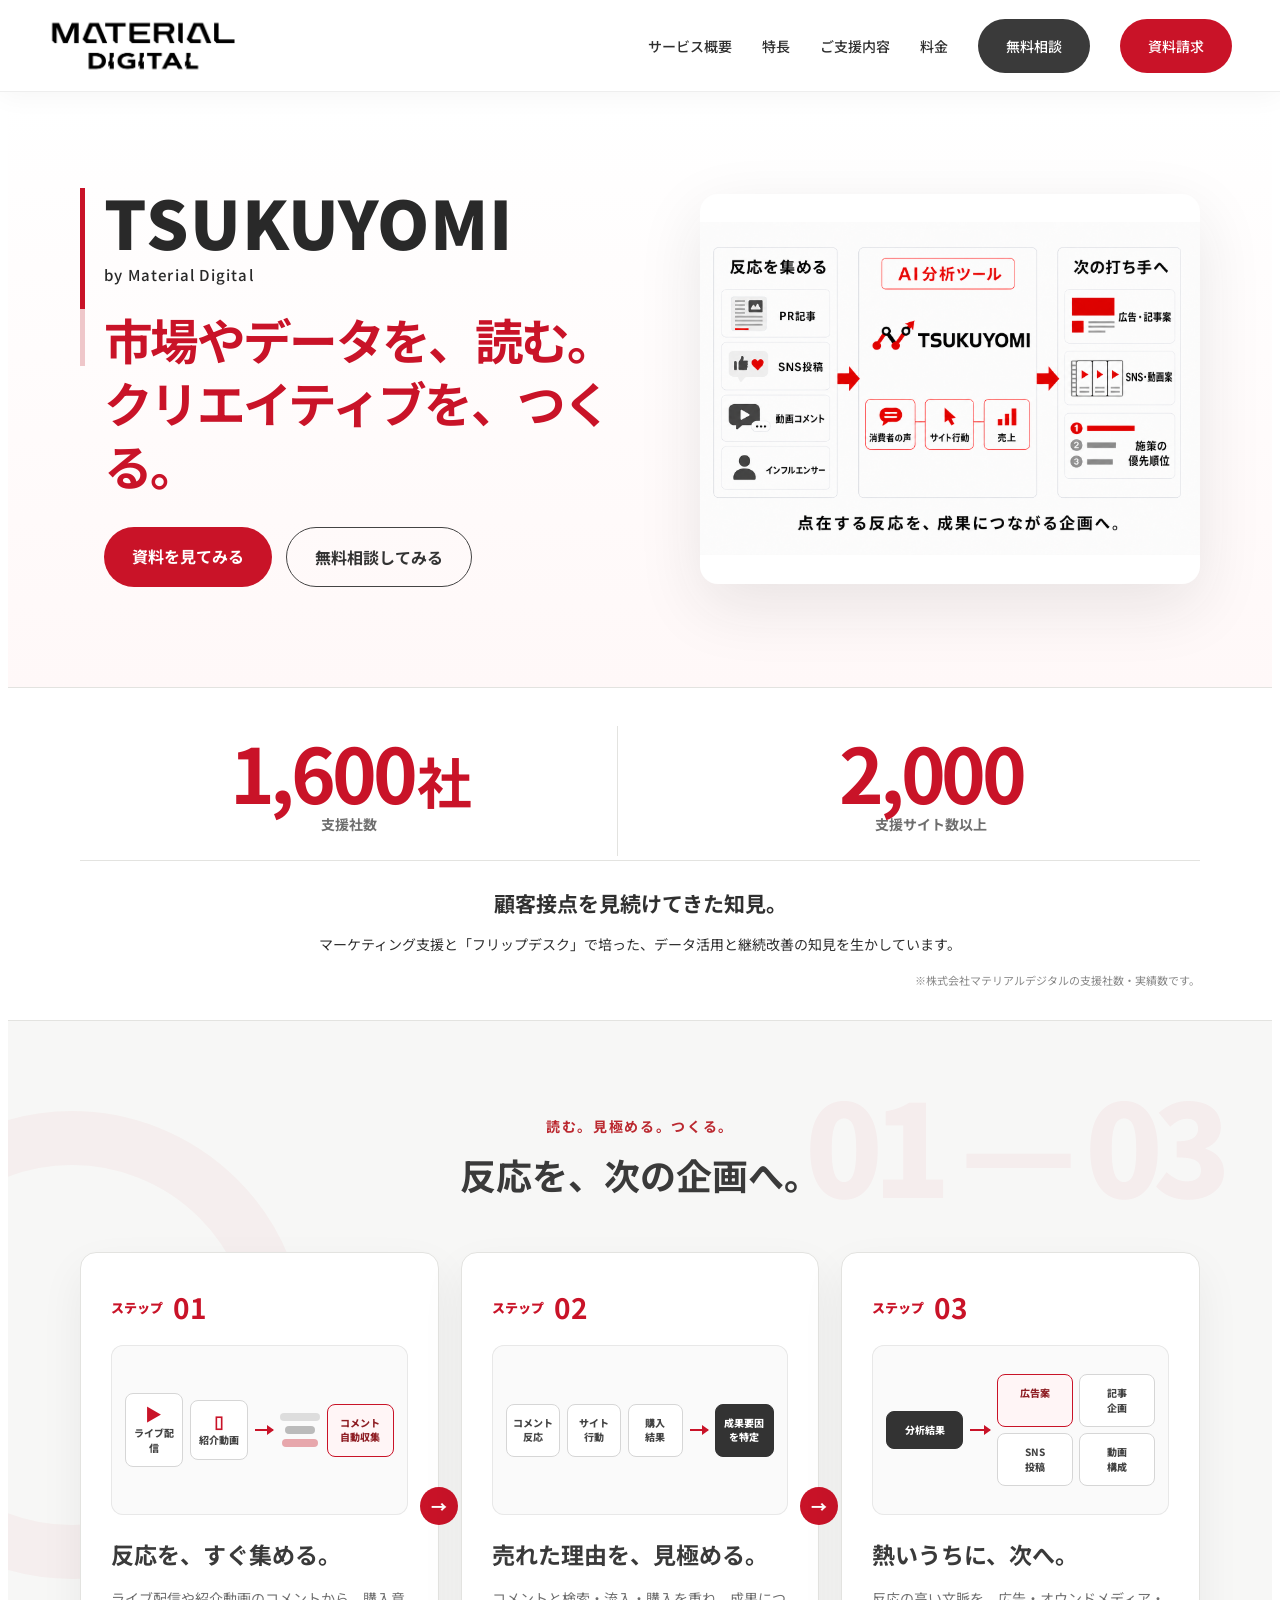
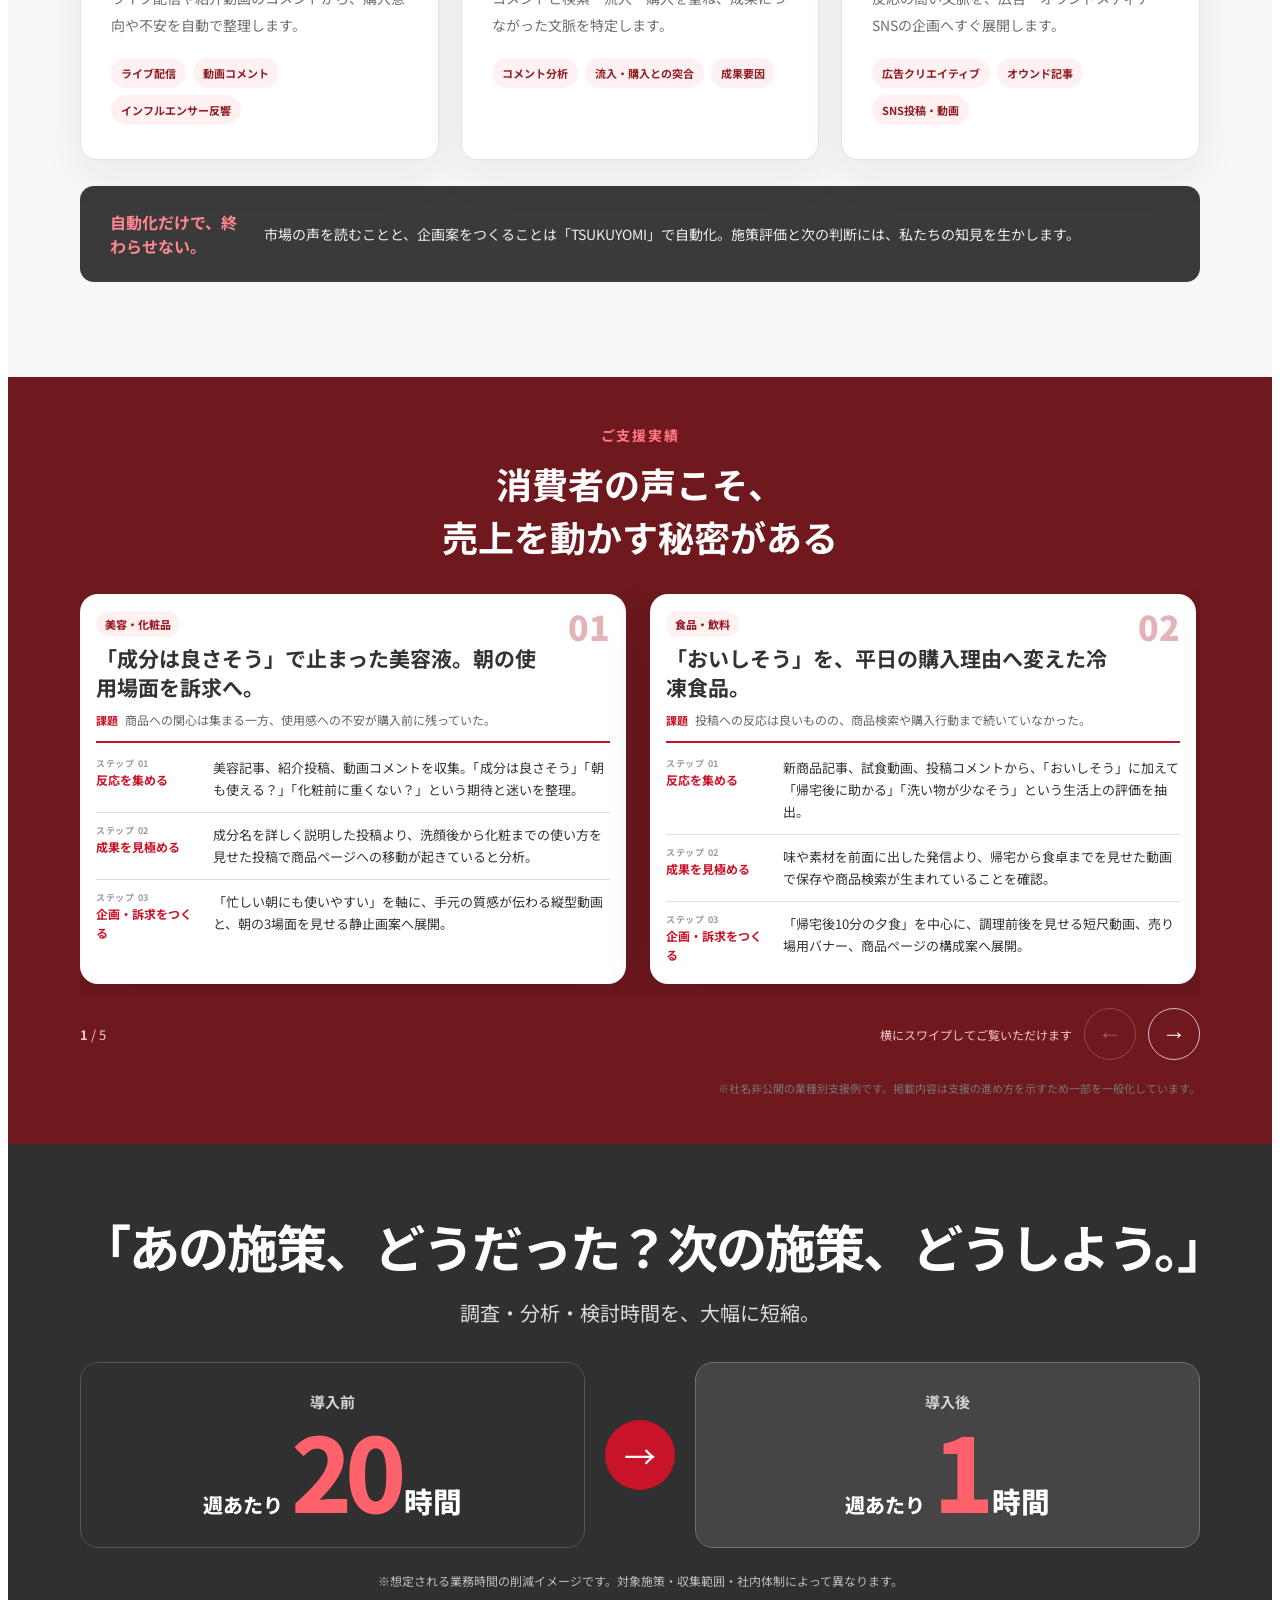
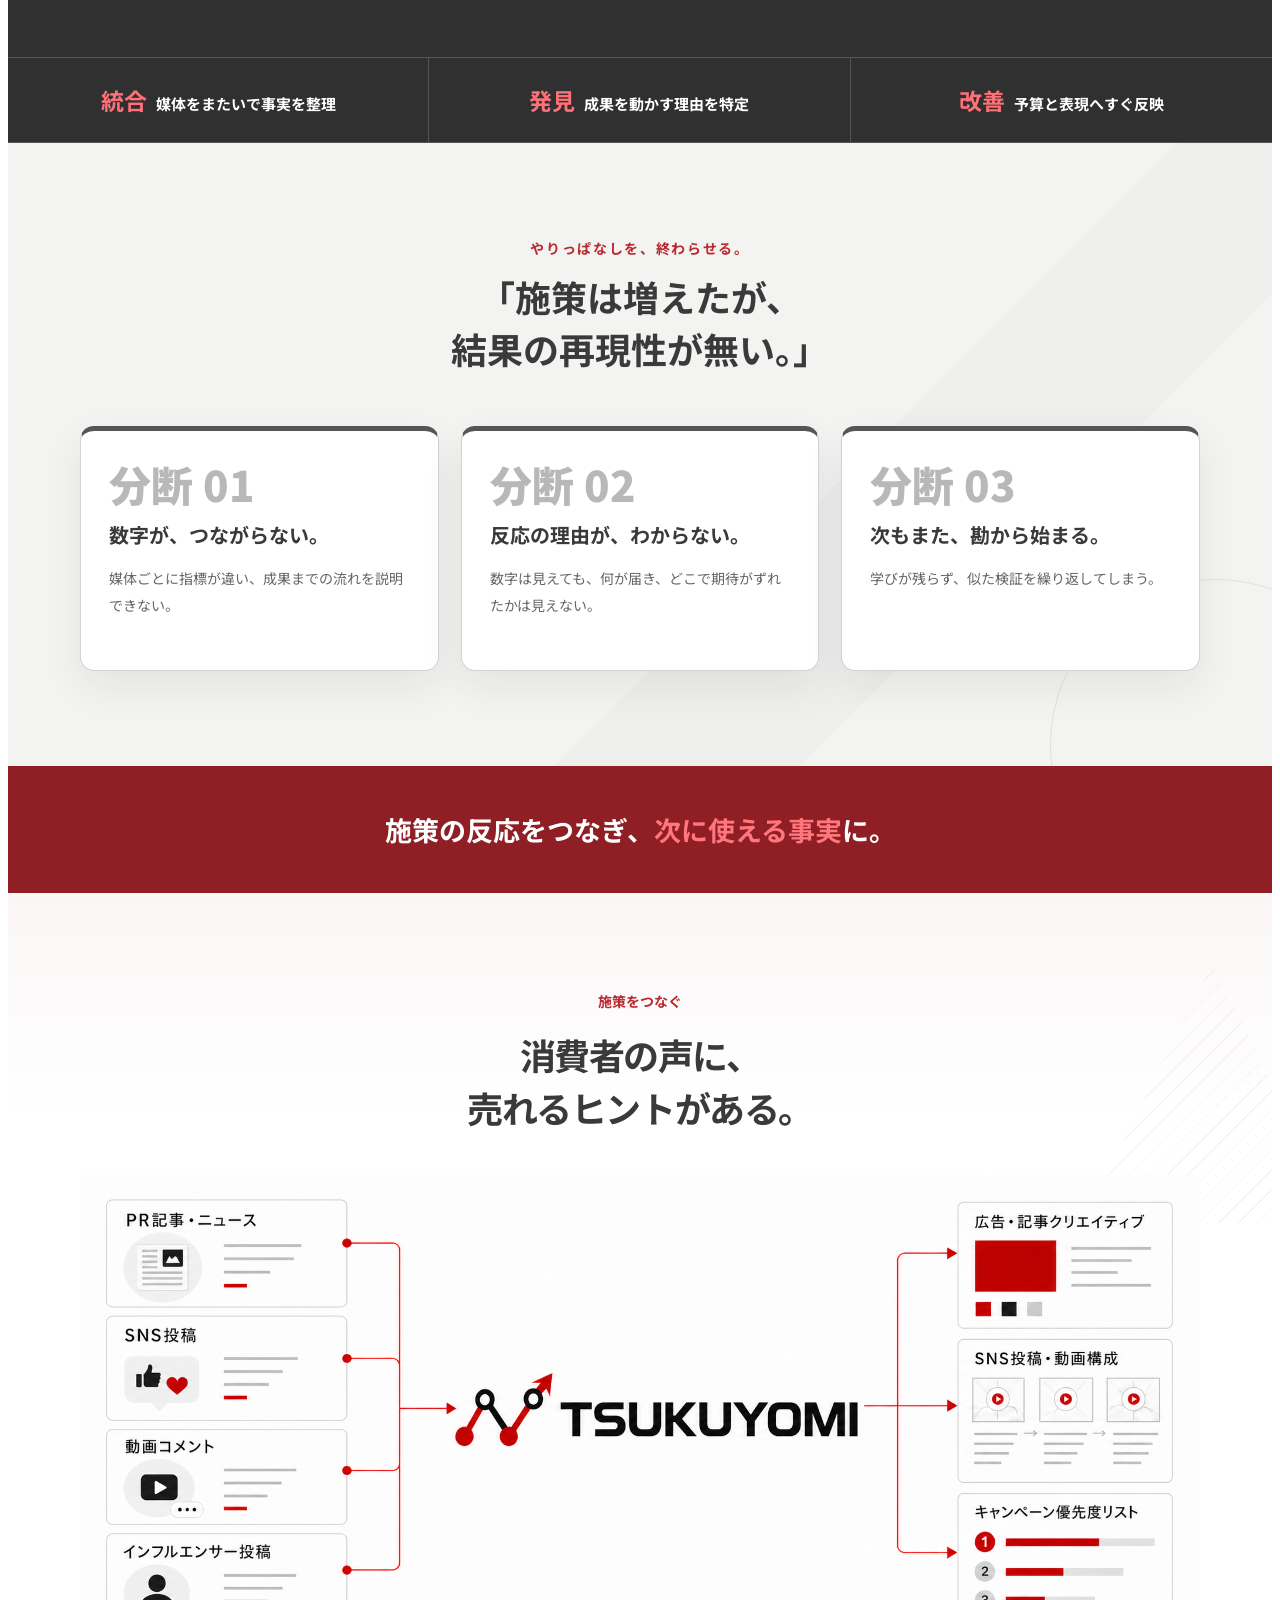
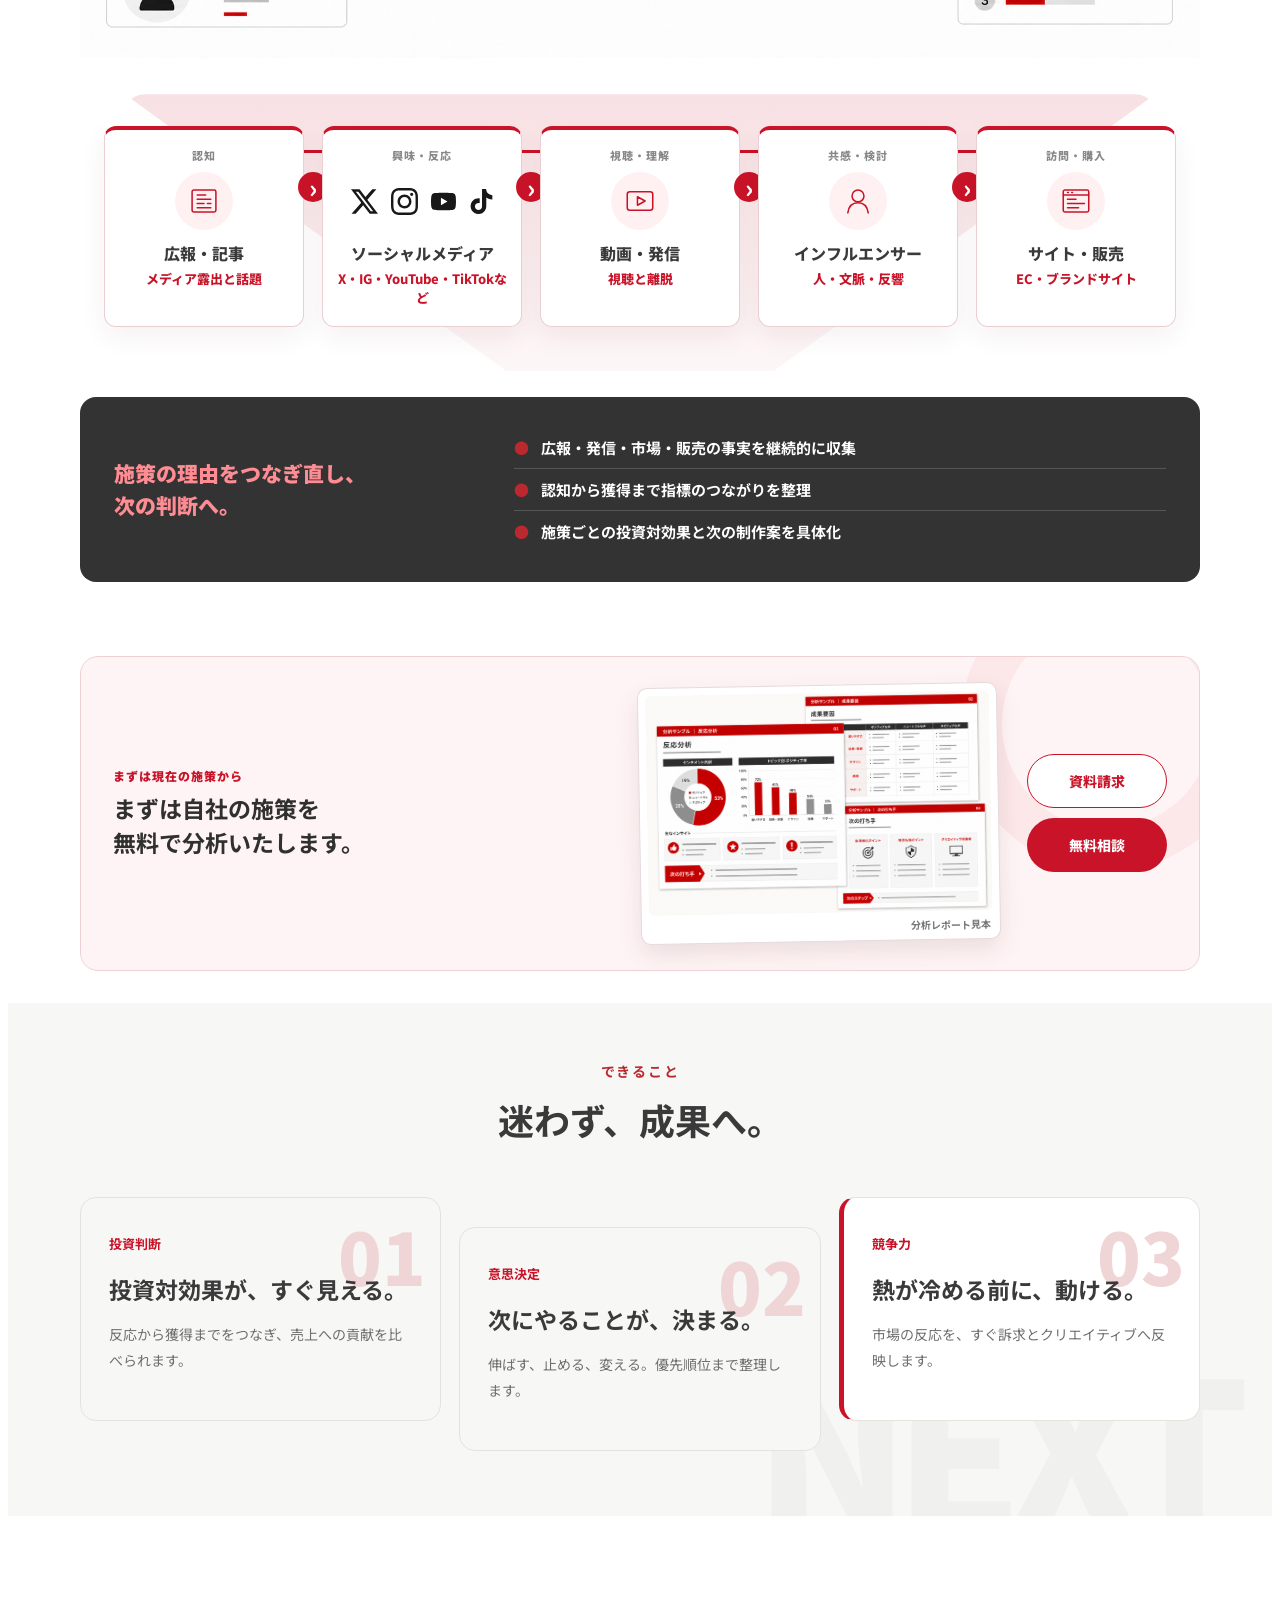
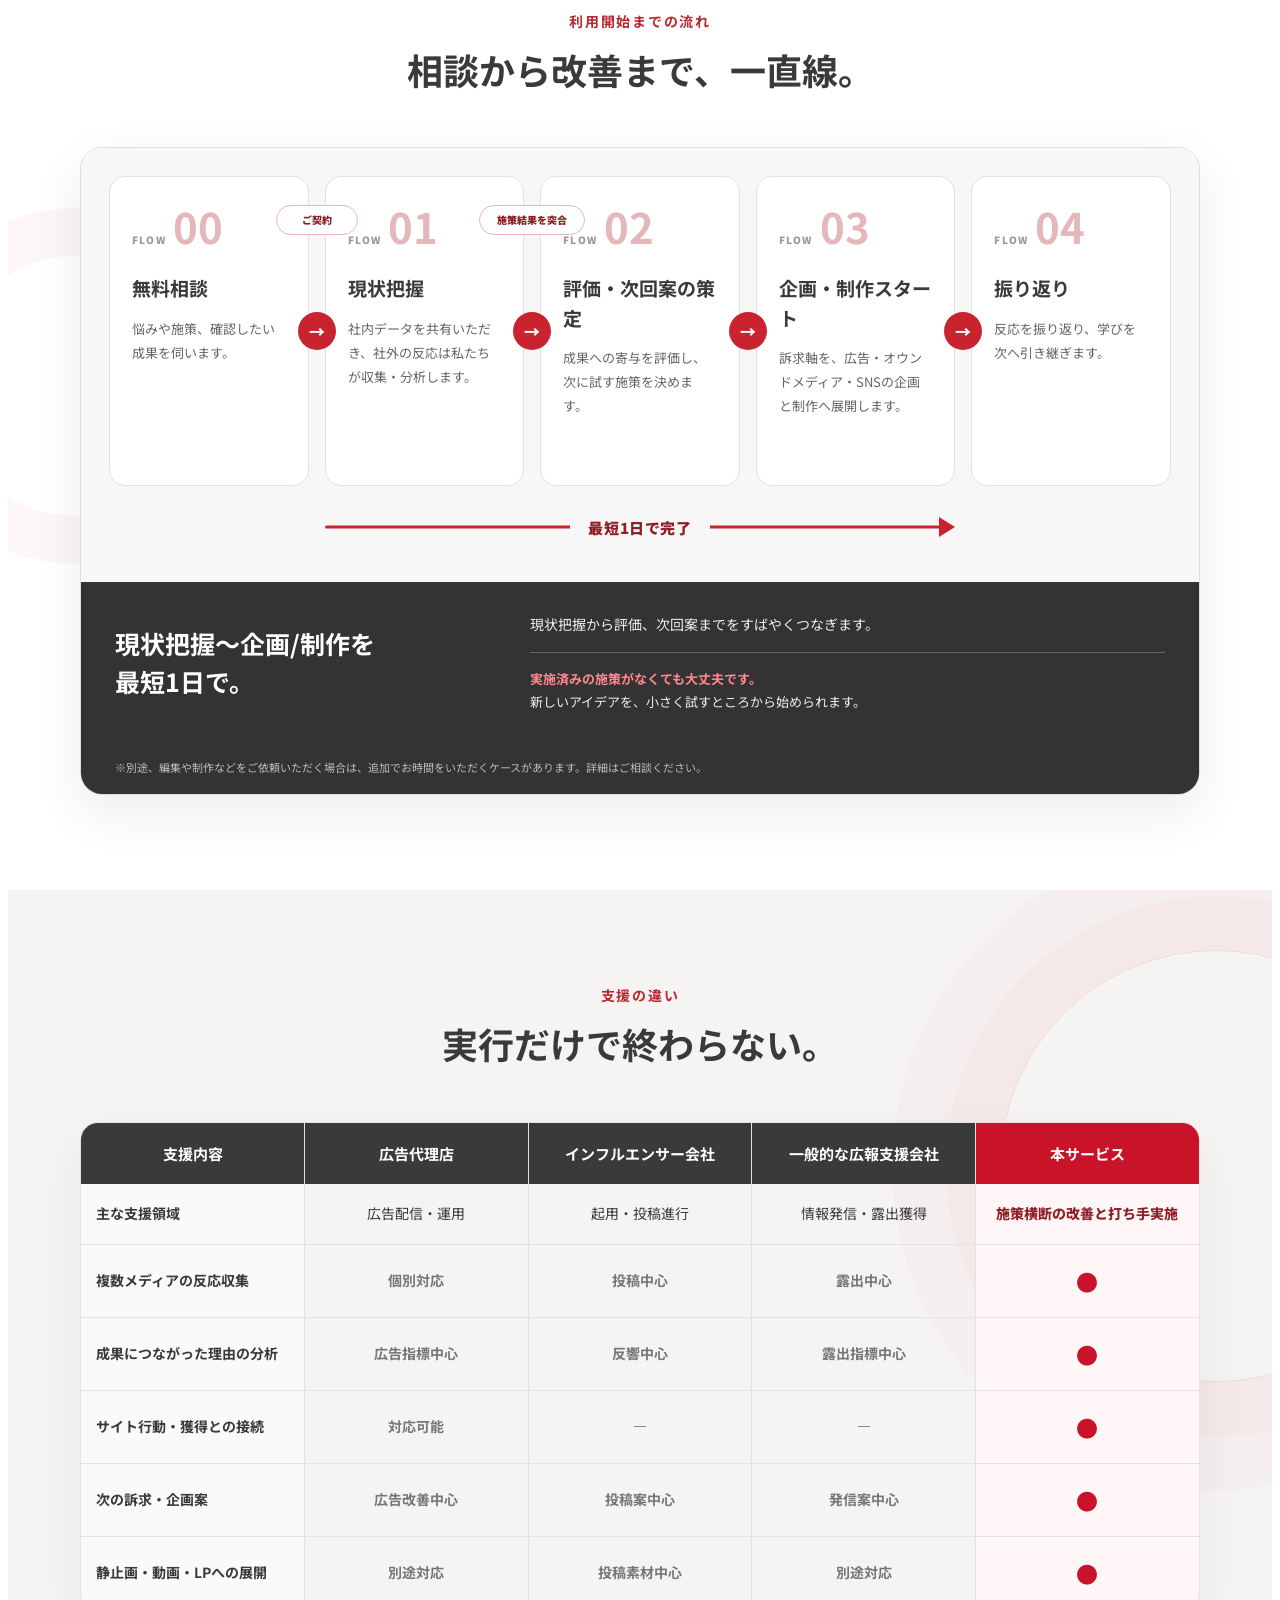
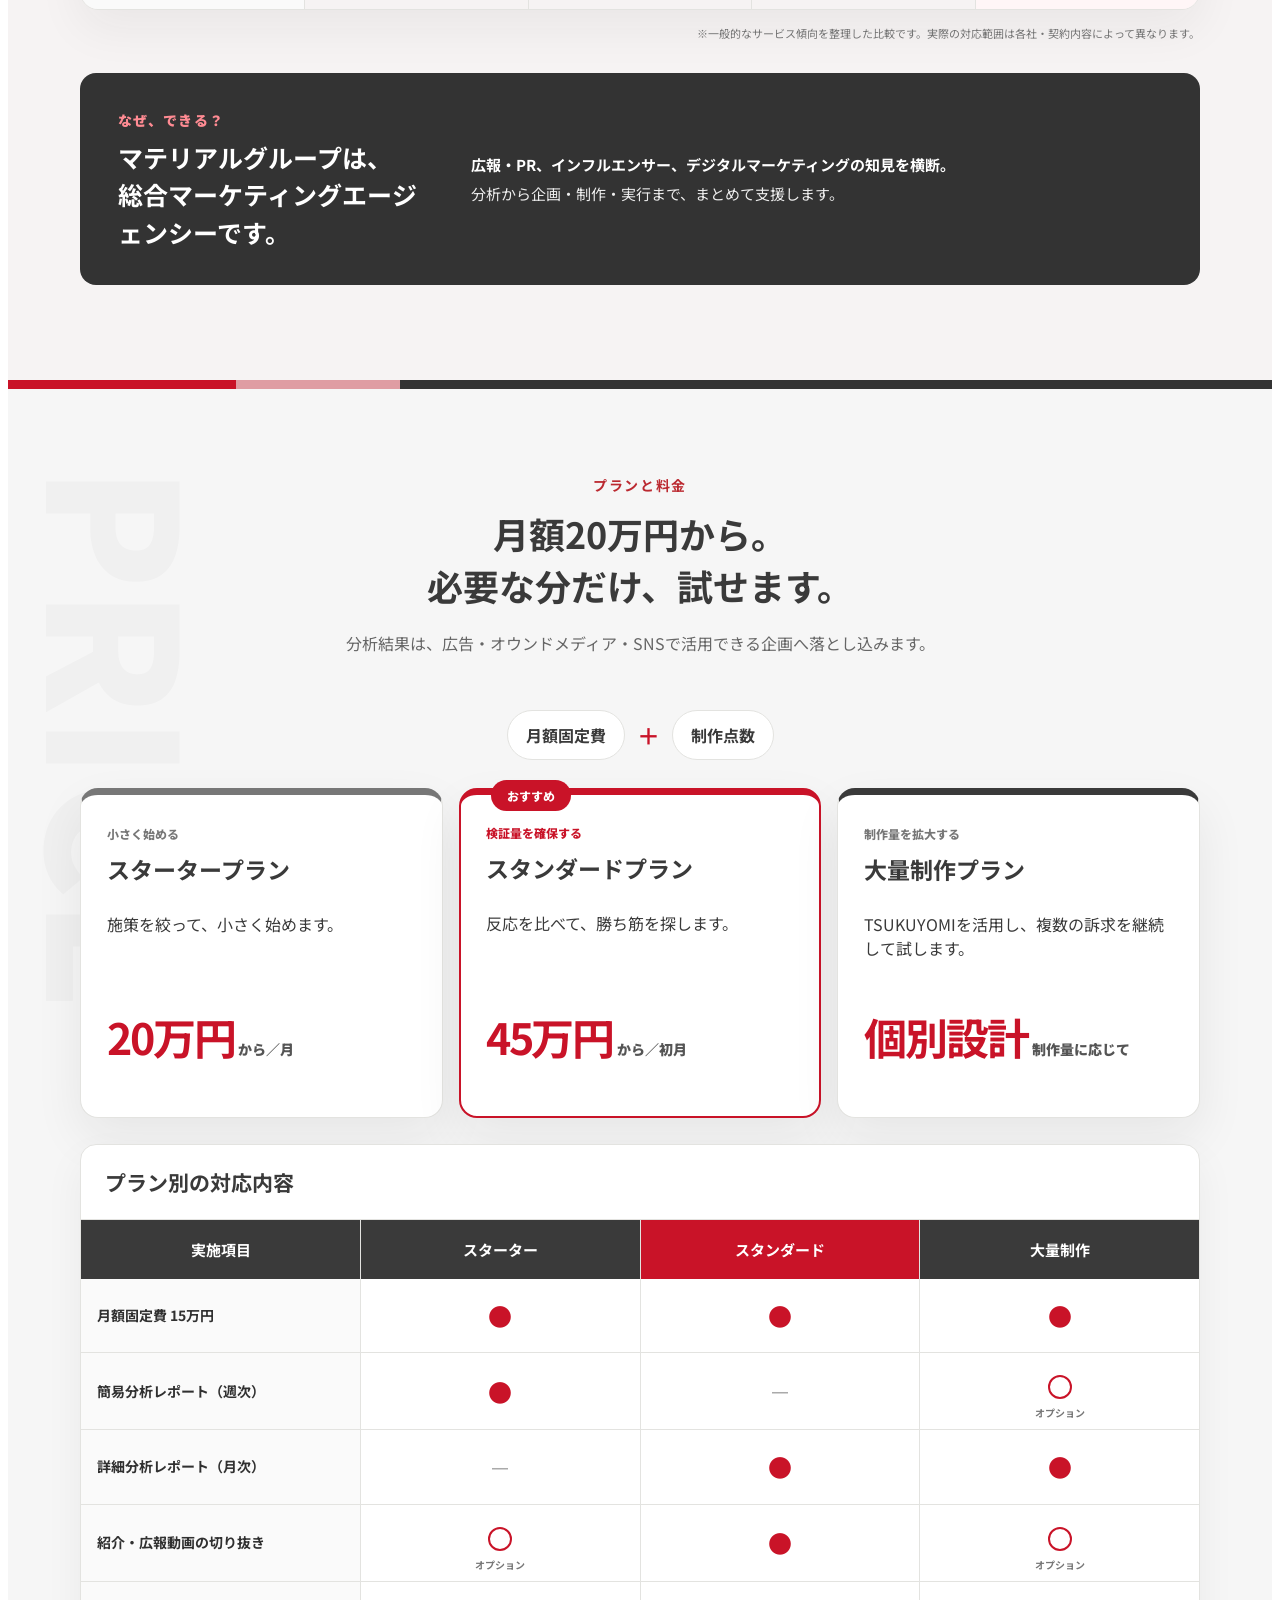
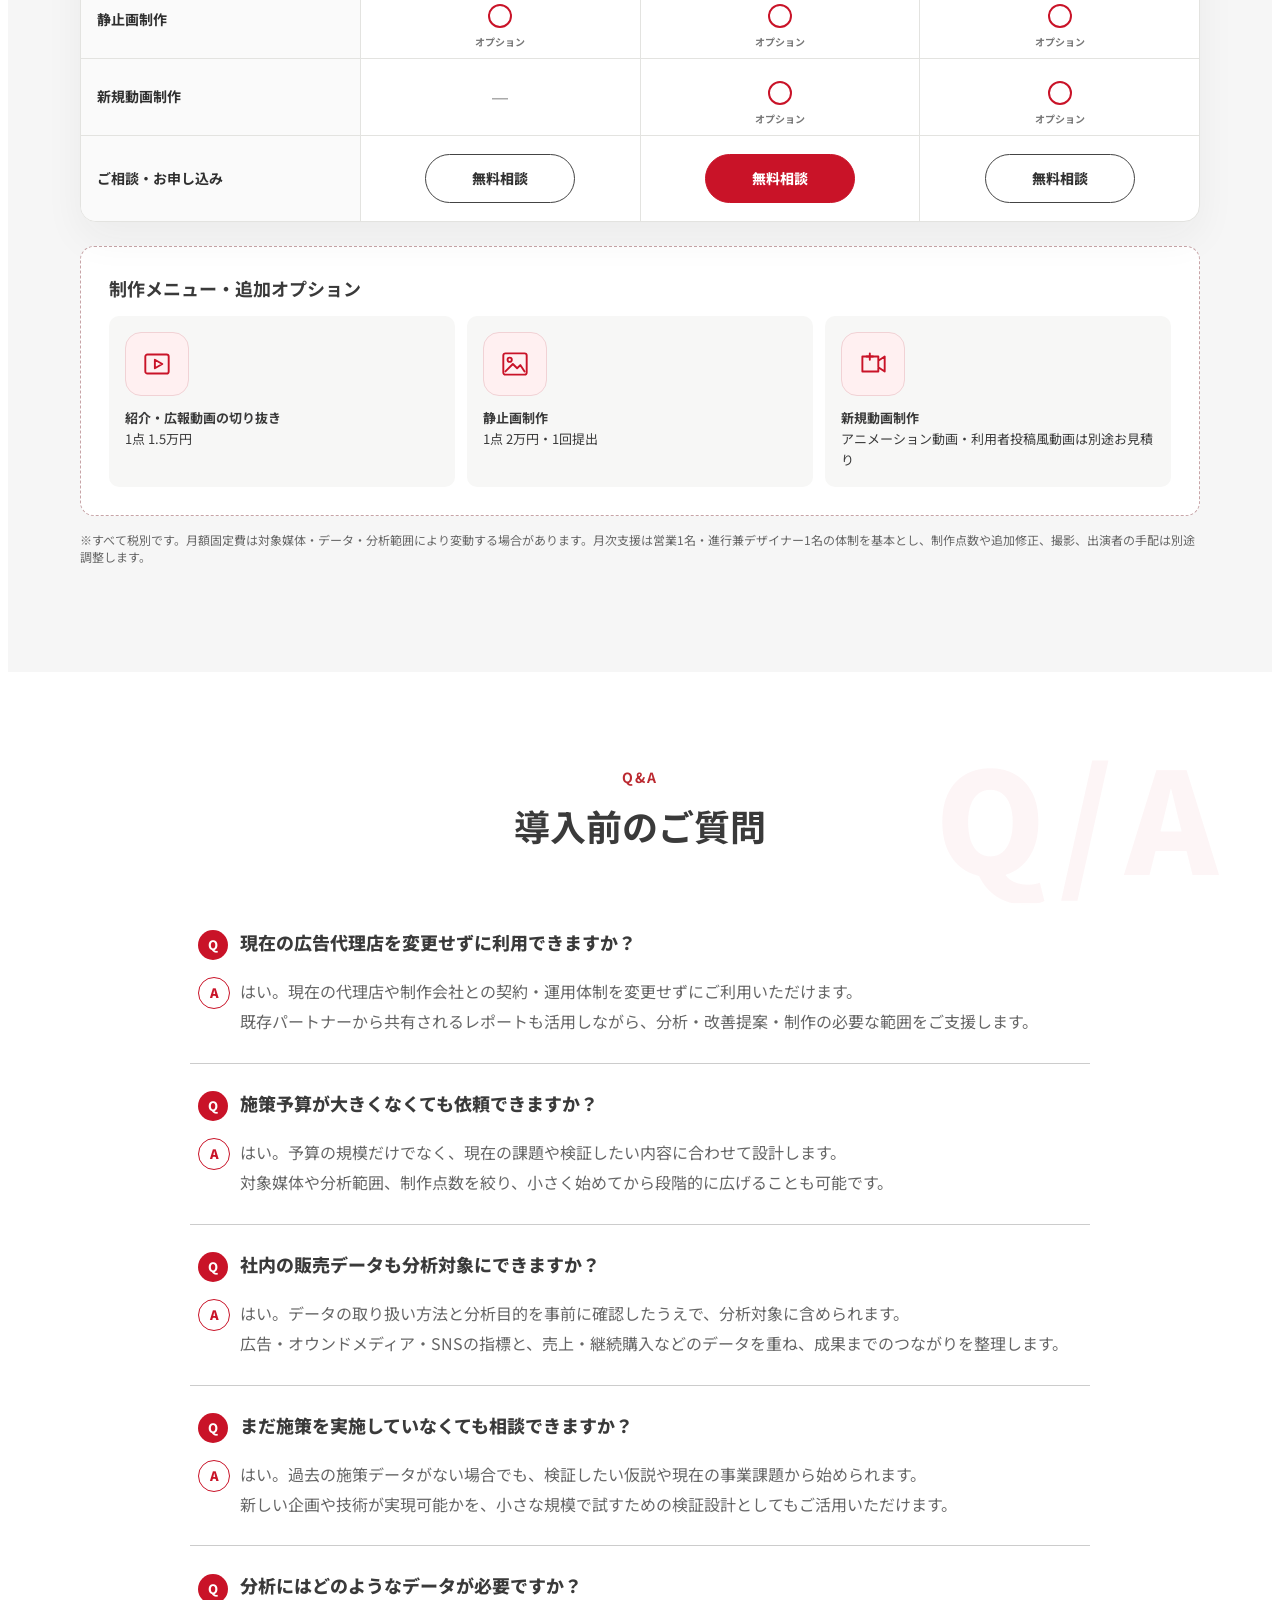
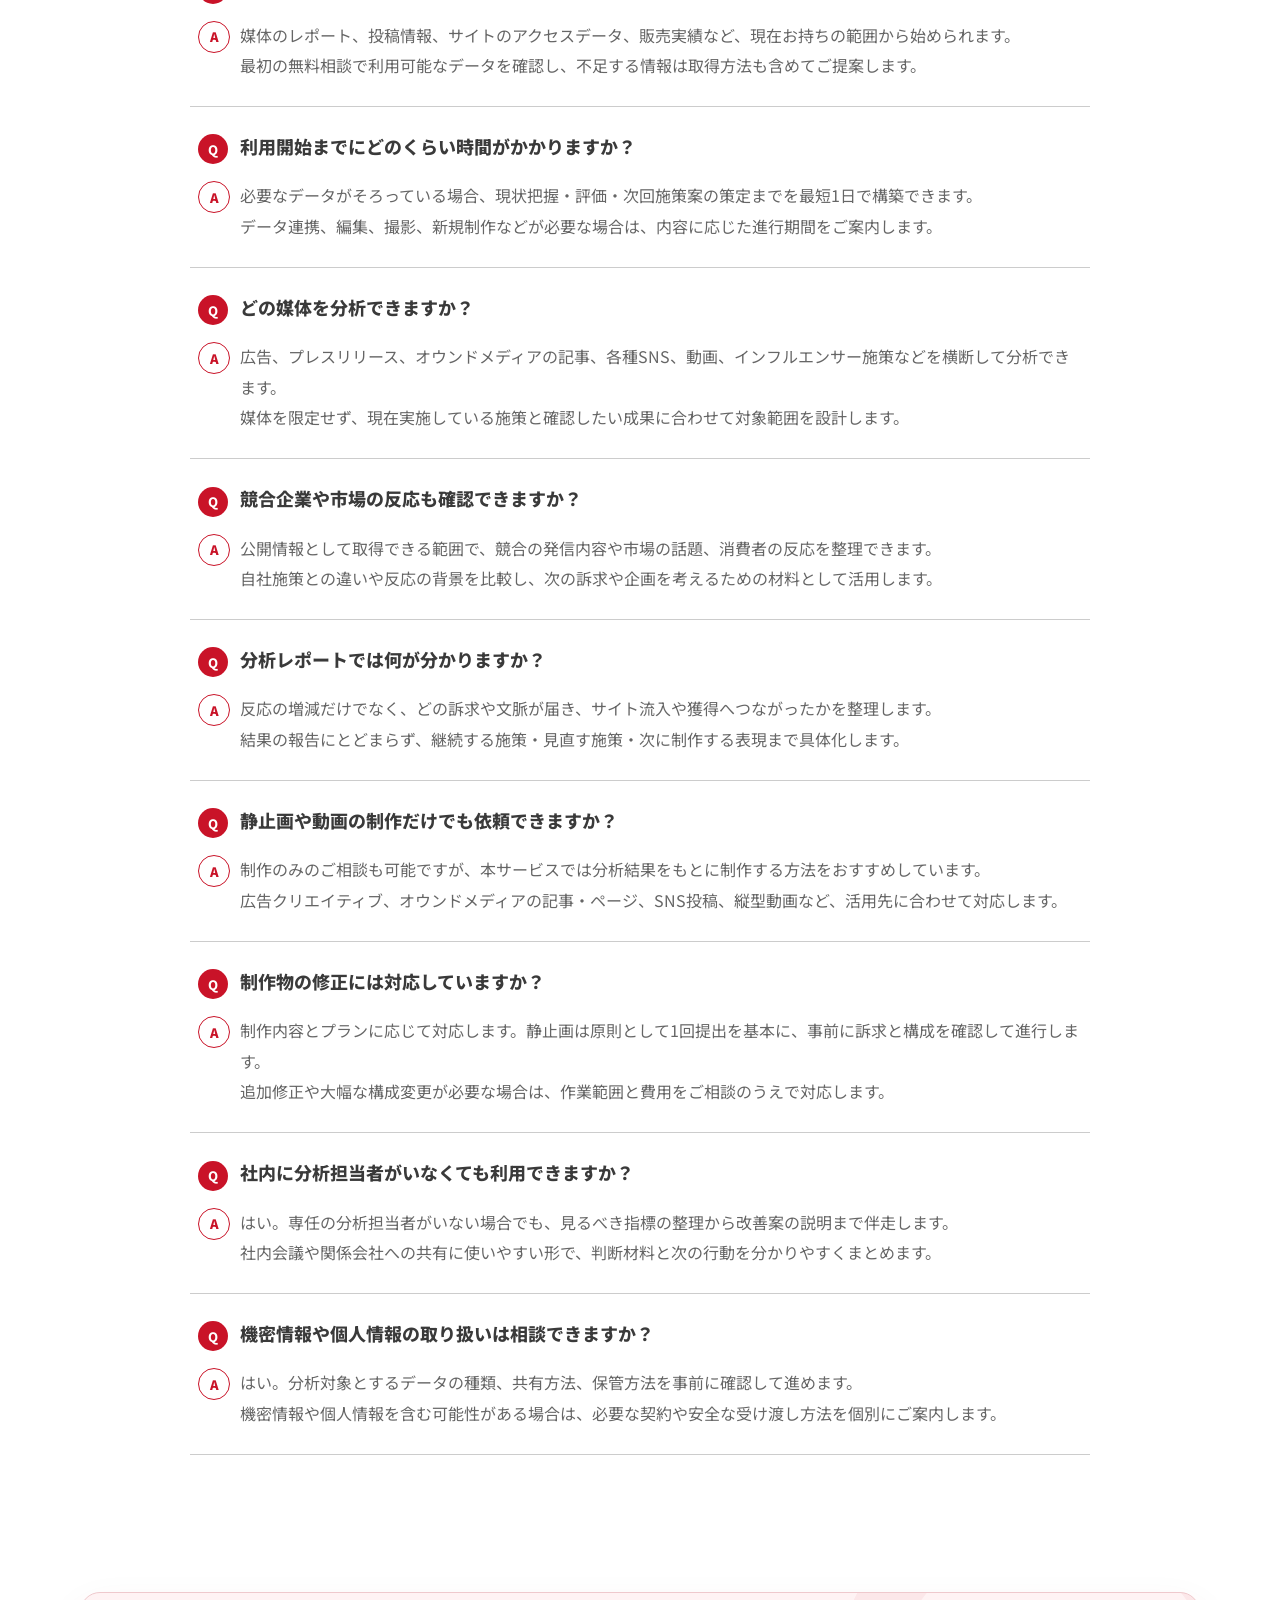
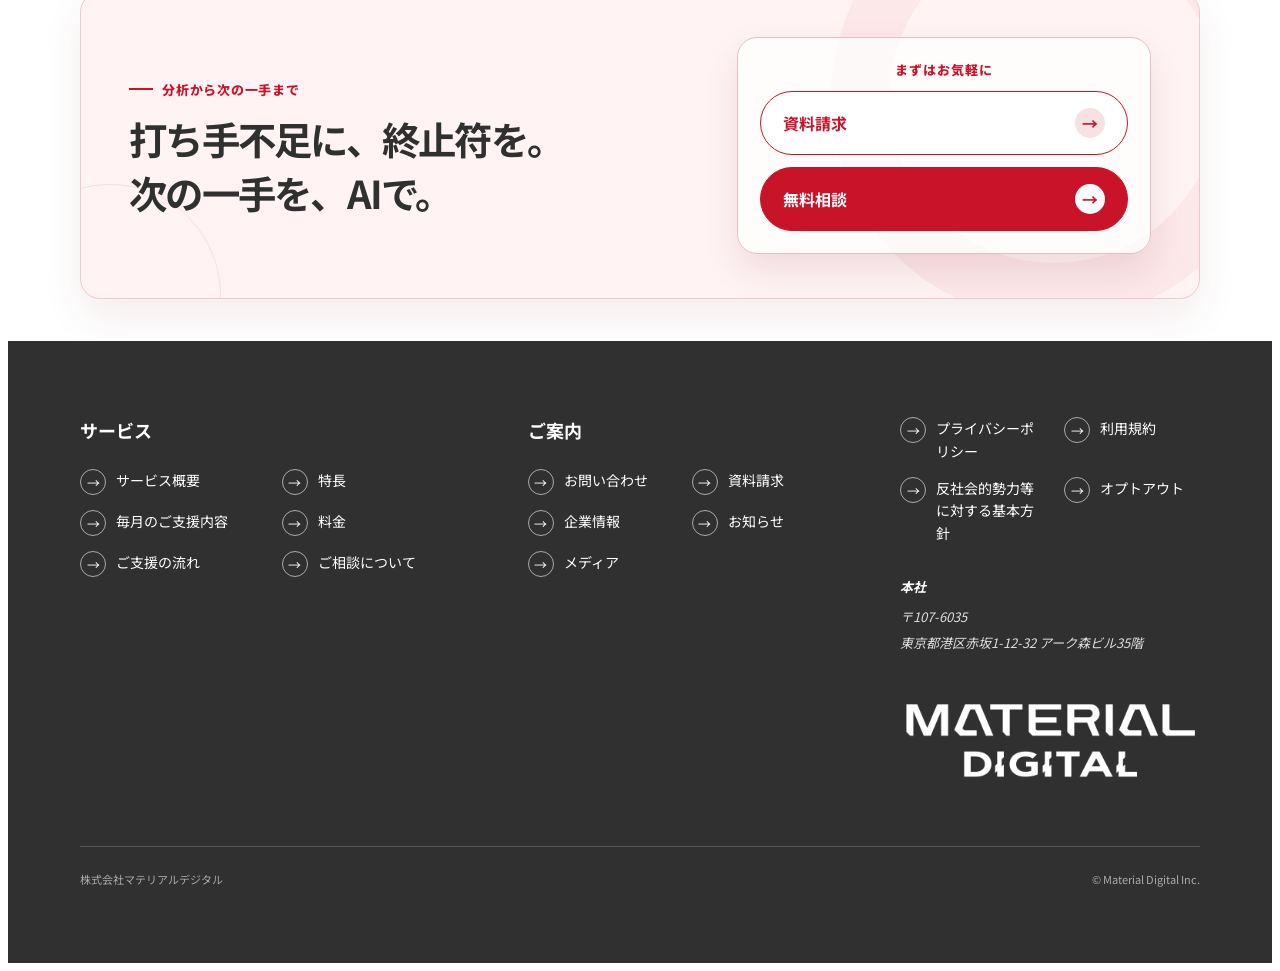
<file: index.html>
<!doctype html>
<html lang="ja">
<head>
<meta charset="utf-8">
<meta name="viewport" content="width=device-width,initial-scale=1">
<meta name="description" content="市場やデータを読み、広告・オウンドメディア・SNSで活用できるクリエイティブをつくる消費者分析AI「TSUKUYOMI」。施策の反応を横断分析し、次の企画へつなげます。">
<title>TSUKUYOMI｜市場やデータを読み、クリエイティブをつくる｜マテリアルデジタル</title>
<link rel="preconnect" href="https://fonts.googleapis.com">
<link href="https://fonts.googleapis.com/css2?family=Noto+Sans+JP:wght@400;500;700;900&display=swap" rel="stylesheet">
<style>
#mdj{font-family:"Noto Sans JP","Yu Gothic",Meiryo,sans-serif;color:#3a3a3a;background:#fff;min-width:1100px;overflow:hidden}#mdj *{box-sizing:border-box}#mdj .inner{width:1120px;margin:auto}#mdj header{height:84px;display:flex;align-items:center;justify-content:space-between;padding:0 50px;border-bottom:1px solid #eee;background:#fff}#mdj .logo{width:155px;height:54px;object-fit:contain}#mdj nav{display:flex;align-items:center;gap:30px;font-size:14px;font-weight:500}#mdj a{cursor:pointer;text-decoration:none}.contact{padding:17px 28px;background:#3a3a3a;color:#fff;border-radius:8px}.request{padding:17px 28px;background:#bb2930;color:#fff;border-radius:8px}#mdj .hero{padding:65px 0 75px;background:linear-gradient(180deg,#fff 0%,#fbfbfd 100%)}#mdj .hero-grid{display:grid;grid-template-columns:.9fr 1.1fr;align-items:center;gap:30px}.tag{display:inline-block;color:#bb2930;font-size:14px;font-weight:700;border-left:4px solid #bb2930;padding-left:12px}#mdj h1{font-size:52px;line-height:1.3;letter-spacing:-.04em;margin:20px 0 22px;color:#333}#mdj h1 em{font-style:normal;color:#bb2930}#mdj .lead{font-size:17px;line-height:2;color:#555}#mdj .buttons{display:flex;gap:14px;margin-top:30px}.buttons a{padding:17px 28px;border-radius:7px;font-weight:700}.buttons .main{background:#bb2930;color:white}.buttons .sub{border:1px solid #444;color:#333}.hero-img{width:115%;margin-left:-6%;display:block}.promise{display:grid;grid-template-columns:repeat(3,1fr);border-top:1px solid #ddd;border-bottom:1px solid #ddd}.promise div{padding:25px 30px;text-align:center;border-right:1px solid #ddd;font-weight:700}.promise div:last-child{border:0}.promise b{color:#bb2930;font-size:23px;margin-right:9px}#mdj section{padding:95px 0}.heading{text-align:center;margin-bottom:52px}.heading .jp{color:#bb2930;font-size:14px;font-weight:700;letter-spacing:.12em}.heading h2{font-size:36px;line-height:1.45;margin:12px 0}.heading p{color:#666;line-height:1.9}.pain{background:#f6f6f6}.pain-grid{display:grid;grid-template-columns:repeat(3,1fr);gap:22px}.pain-card{background:white;padding:32px 28px;border-top:5px solid #bb2930;min-height:245px}.pain-card .num{font-size:14px;color:#bb2930;font-weight:900}.pain-card h3{font-size:20px;line-height:1.6;margin:14px 0}.pain-card p{font-size:14px;line-height:1.9;color:#666}.bridge{text-align:center;padding:44px 0!important;background:#8f1f25;color:#fff}.bridge strong{font-size:27px}.bridge strong span{color:#ff767d}.service-grid{display:grid;grid-template-columns:1fr 1fr;gap:60px;align-items:center}.channel-map{position:relative;height:430px}.source{position:absolute;width:145px;padding:17px 10px;background:#fff;border:1px solid #ead9da;text-align:center;font-weight:700;box-shadow:0 8px 24px #8f1f2512}.source small{display:block;color:#bb2930;font-size:11px}.a{left:0;top:15px}.b{right:0;top:15px}.c{left:0;top:175px}.d{right:0;top:175px}.e{left:calc(50% - 72px);bottom:0}.core{position:absolute;left:calc(50% - 95px);top:132px;width:190px;height:120px;background:#8f1f25;color:white;display:grid;place-items:center;text-align:center;font-weight:900;font-size:20px;box-shadow:12px 12px 0 #f0d9da}.core small{display:block;font-size:12px;color:#f7dfe0}.line{position:absolute;height:2px;background:#c43a40;opacity:.65}.l1{left:144px;top:75px;width:130px;transform:rotate(35deg)}.l2{right:144px;top:75px;width:130px;transform:rotate(-35deg)}.l3{left:144px;top:210px;width:100px}.l4{right:144px;top:210px;width:100px}.l5{left:50%;top:252px;width:100px;transform:rotate(90deg);transform-origin:left}.service-copy h2{font-size:36px;line-height:1.5}.service-copy p{line-height:2;color:#666}.check{margin-top:25px;border-top:1px solid #ddd}.check div{padding:16px 0;border-bottom:1px solid #ddd;font-weight:700}.check span{color:#bb2930;margin-right:12px}.features{background:#f6f6f6}.feature-grid{display:grid;grid-template-columns:repeat(3,1fr);gap:22px}.feature{background:#fff;padding:30px;min-height:260px}.feature .icon{width:56px;height:56px;border-radius:50%;background:#fae7e8;color:#8f1f25;display:grid;place-items:center;font-size:25px;font-weight:900}.feature h3{font-size:20px;margin:20px 0 12px}.feature p{font-size:14px;color:#666;line-height:1.9}.outputs{background:#8f1f25;color:#fff}.outputs .heading .jp{color:#ff7a80}.outputs .heading p{color:#f1dfe0}.output-grid{display:grid;grid-template-columns:1fr 1fr;gap:28px}.report{background:#fff;color:#333;padding:30px}.report-title{display:flex;justify-content:space-between;border-bottom:2px solid #8f1f25;padding-bottom:16px;font-weight:700}.report-row{display:grid;grid-template-columns:115px 1fr;gap:18px;padding:22px 0;border-bottom:1px solid #ddd}.report-row span{color:#bb2930;font-size:13px;font-weight:700}.chart{background:#fff;color:#333;padding:30px}.bars{height:230px;border-left:1px solid #bbb;border-bottom:1px solid #bbb;display:flex;align-items:end;gap:30px;padding:0 25px}.group{flex:1;height:100%;display:flex;align-items:end;justify-content:center;gap:7px;position:relative}.group:after{content:attr(data-name);position:absolute;bottom:-28px;font-size:12px}.bar{width:24px;background:#7a7a7a}.bar.r{background:#c62c34}.legend{margin-top:40px;text-align:right;font-size:12px}.legend i{display:inline-block;width:10px;height:10px;background:#7a7a7a;margin:0 6px 0 16px}.legend i.red{background:#c62c34}.flow-grid{display:grid;grid-template-columns:repeat(4,1fr);gap:0;border:1px solid #ddd}.flow-item{padding:30px 24px;border-right:1px solid #ddd;min-height:220px}.flow-item:last-child{border:0}.flow-item b{font-size:31px;color:#bb2930}.flow-item h3{font-size:18px}.flow-item p{font-size:13px;line-height:1.8;color:#666}.price{background:#f6f6f6}.price-box{background:white;border:1px solid #ccc}.price-head,.price-line{display:grid;grid-template-columns:1.2fr .7fr 1fr}.price-head{background:#3a3a3a;color:#fff;font-size:13px;font-weight:700}.price-head div,.price-line div{padding:18px 25px;border-right:1px solid #ddd}.price-line{border-bottom:1px solid #ddd}.price-line:last-child{border:0}.price-line strong{font-size:18px}.yen{color:#bb2930;font-size:22px;font-weight:900}.totals{display:grid;grid-template-columns:1fr 1fr;gap:18px;margin-top:20px}.total{padding:28px;border:1px solid #333;background:#fff}.total.red{background:#bb2930;color:white;border-color:#bb2930}.total span{font-size:13px}.total b{display:block;font-size:36px;margin-top:7px}.note{font-size:12px;color:#666;margin-top:15px}.faq details{width:900px;margin:auto;border-bottom:1px solid #ccc;padding:20px 8px}.faq summary{font-weight:700}.faq p{color:#666}.final{background:#bb2930;color:#fff}.final-grid{display:flex;align-items:center;justify-content:space-between}.final h2{font-size:38px;line-height:1.5}.final-actions{display:flex;gap:12px}.final-actions a{padding:18px 26px;background:#fff;color:#bb2930;font-weight:700;border-radius:7px}.final-actions a:last-child{background:#3a3a3a;color:#fff}footer{padding:30px 50px;background:#292929;color:#aaa;display:flex;justify-content:space-between;font-size:12px}
</style>
<style>
#mdj .hero{background:linear-gradient(180deg,#fff 0%,#fff8f8 100%)}
#mdj .bridge{background:#8f1f25}
#mdj .source{border-color:#ead9da;box-shadow:0 8px 24px rgba(151,31,38,.08)}
#mdj .core{background:#8f1f25;box-shadow:12px 12px 0 #f0d9da}
#mdj .core small{color:#f7dfe0}
#mdj .feature .icon{width:auto;height:auto;border-radius:0;background:none;color:#a7242b;display:block;font-size:13px;letter-spacing:.08em}
#mdj .feature .icon::after{content:"";display:block;width:34px;height:2px;margin-top:12px;background:#c91328}
#mdj .outputs{background:#6f191e}
#mdj .outputs .heading p{color:#f1dfe0}
#mdj .report-title{border-bottom-color:#a7242b}
#mdj .bar{background:#7a7a7a}
#mdj .bar.r{background:#c62c34}
#mdj .legend i{background:#7a7a7a}
#mdj{--紙:#fff;--薄紙:#f7f7f6;--文字:#303030;--補足:#6f6f6f;--線:#e3e3e0;--赤:#c91328;--濃赤:#a70f20;min-width:0}
#mdj .inner{width:min(calc(100% - 48px),1120px)}
#mdj header{position:sticky;top:0;z-index:20;height:92px;padding:0 48px;box-shadow:0 5px 25px rgba(30,30,30,.04)}
#mdj header>a{display:flex;align-items:center;flex:0 0 auto}#mdj .brand-logo{position:relative;display:block;width:190px;aspect-ratio:3.25/1;overflow:hidden}#mdj .brand-logo img{position:absolute;width:292px;height:auto;left:-51px;top:-47px;display:block}
#mdj header nav a:not(.contact):not(.request){color:var(--文字)}
#mdj .contact,#mdj .request,#mdj .buttons a,#mdj .final-actions a{border-radius:999px}
#mdj .request,#mdj .buttons .main{background:var(--赤)}
#mdj .request:hover,#mdj .buttons .main:hover{background:var(--濃赤)}
#mdj a:focus-visible,#mdj summary:focus-visible{outline:3px solid #e85c68;outline-offset:4px}
#mdj .hero{padding:78px 0 88px}
#mdj h1{font-size:clamp(42px,4.2vw,68px);line-height:1.2;letter-spacing:-.055em}#mdj h1 .hero-main{display:block}#mdj h1 .hero-sub{display:block;margin-top:10px;color:var(--赤);font-size:.72em;line-height:1.35;letter-spacing:-.04em}
#mdj .audience{display:inline-block;margin:18px 0 0;padding:9px 14px;background:#fff0f1;color:#8f1f25;font-size:13px;font-weight:700;border-radius:999px}
#mdj .hero-visual{height:370px;margin-left:-3%;overflow:hidden;border-radius:14px}#mdj .hero-img{width:110%;height:100%;display:block;object-fit:cover;object-position:center 52%}
#mdj .promise{background:#fff}
#mdj .promise div{font-size:15px}
#mdj .proof-band{background:#fff;border-top:1px solid var(--線);border-bottom:1px solid var(--線)}#mdj .proof-inner{width:min(calc(100% - 48px),1120px);min-height:142px;margin:auto;display:grid;grid-template-columns:1.2fr .8fr .8fr;align-items:center;gap:36px}#mdj .proof-copy{font-size:15px;line-height:1.8;color:var(--補足)}#mdj .proof-copy strong{display:block;margin-bottom:5px;color:var(--文字);font-size:18px}#mdj .proof-number{padding-left:36px;border-left:1px solid var(--線);color:var(--補足);font-size:13px}#mdj .proof-number b{display:block;color:var(--赤);font-size:42px;line-height:1.1;letter-spacing:-.04em}#mdj .proof-note{grid-column:1/-1;margin:-24px 0 18px;color:#888;font-size:11px}
#mdj .proof-inner{padding:38px 0 32px;grid-template-columns:1fr 1fr;gap:0 44px}#mdj .proof-number{padding:4px 40px 22px;border-left:0;text-align:center;font-size:14px;font-weight:700}#mdj .proof-number:first-child{border-right:1px solid var(--線)}#mdj .proof-number b{font-size:58px}#mdj .proof-story{grid-column:1/-1;margin-top:4px;padding-top:26px;border-top:1px solid var(--線);text-align:center}#mdj .proof-story strong{display:block;color:var(--文字);font-size:21px;line-height:1.55;white-space:nowrap}#mdj .proof-story p{max-width:900px;margin:12px auto 0;color:var(--文字);font-size:14px;line-height:1.9;text-align:center}#mdj .proof-note{grid-column:1/-1;margin:14px 0 0;text-align:right}
#mdj .story-visual{padding:28px 0 92px;background:#fff}#mdj .story-visual figure{width:min(calc(100% - 48px),1120px);margin:0 auto;overflow:hidden;border-radius:22px;background:#fafafa;box-shadow:0 22px 60px rgba(30,30,30,.08)}#mdj .story-visual img{display:block;width:100%;height:auto}#mdj .story-visual figcaption{padding:14px 22px;color:#777;font-size:12px;text-align:right}
#mdj .media-analysis{display:block}#mdj .media-heading{max-width:980px;margin:0 auto 42px;text-align:center}#mdj .media-heading h2{margin:16px 0;font-size:clamp(36px,4.1vw,52px);line-height:1.45;letter-spacing:-.04em}#mdj .media-heading p{margin:0;color:var(--補足);font-size:17px;line-height:1.9}#mdj .media-visual{margin:0;padding:18px;border-radius:22px;background:#fafafa;box-shadow:0 22px 60px rgba(30,30,30,.09)}#mdj .media-visual>img{display:block;width:100%;height:500px;object-fit:cover;object-position:center;border-radius:14px}#mdj .media-visual figcaption{padding:16px 4px 2px;text-align:center;color:#666;font-size:14px}.media-sources{display:grid;grid-template-columns:repeat(5,1fr);gap:18px;margin-top:34px;position:relative}.media-sources::before{content:"";position:absolute;left:8%;right:8%;top:58px;height:3px;background:var(--赤);z-index:0}.media-source{position:relative;z-index:1;min-height:200px;padding:18px 10px;background:#fff;border:1px solid #ebcfd2;border-top:4px solid var(--赤);border-radius:12px;text-align:center;font-size:16px;font-weight:800;line-height:1.45;box-shadow:0 10px 28px rgba(80,20,25,.06)}.media-source:not(:last-child)::after{content:"›";position:absolute;right:-25px;top:42px;width:30px;height:30px;border-radius:50%;display:grid;place-items:center;background:var(--赤);color:#fff;font-size:25px;line-height:1}.media-stage{display:block;margin-bottom:8px;color:#888;font-size:11px;letter-spacing:.08em}.media-icon{width:58px;height:58px;margin:0 auto 12px;border-radius:50%;display:grid;place-items:center;background:#fff0f1;color:var(--赤)}.media-icon svg{width:34px;height:34px;fill:none;stroke:currentColor;stroke-width:1.8;stroke-linecap:round;stroke-linejoin:round}.media-icon .brand-marks{font-size:11px;font-weight:900;letter-spacing:-.06em}.media-source small{display:block;margin-top:5px;color:var(--赤);font-size:13px}.media-result{display:grid;grid-template-columns:.72fr 1.28fr;gap:34px;align-items:center;margin-top:28px;padding:30px 34px;background:#333;color:#fff;border-radius:16px}.media-core{font-size:21px;font-weight:900;line-height:1.55;color:#ff8b93}.media-result .check{display:grid;grid-template-columns:1fr;margin:0;border-top:0}.media-result .check div{padding:10px 0;border-bottom:1px solid #555;font-size:15px}.media-result .check div:last-child{border-bottom:0}
#mdj .time-impact{padding:68px 0;background:#303030;color:#fff}.time-impact .inner{position:relative}.time-impact-lead{text-align:center;margin:0 0 16px;color:#fff;font-size:clamp(34px,4vw,54px);line-height:1.35;letter-spacing:-.04em}.time-title{text-align:center;margin:0 0 35px;color:#ddd;font-size:20px}.time-compare{display:grid;grid-template-columns:1fr 110px 1fr;align-items:center}.time-side{text-align:center;padding:28px;border:1px solid #565656;border-radius:18px}.time-side small{display:block;font-size:15px;font-weight:700;color:#d4d4d4}.time-side b{display:block;margin-top:5px;font-size:clamp(68px,8vw,112px);line-height:1;color:#fff;letter-spacing:-.07em}.time-side b em{font-style:normal;color:#ff626b}.time-side span{font-size:22px;font-weight:800}.time-arrow{width:70px;height:70px;margin:auto;border-radius:50%;display:grid;place-items:center;background:var(--赤);color:#fff;font-size:32px}.time-after{background:#454545;border-color:#707070}.time-note{text-align:center;margin:24px 0 0;color:#bdbdbd;font-size:12px}
#mdj .step-system{background:#f7f7f6;position:relative}.step-grid{display:grid;grid-template-columns:repeat(3,1fr);gap:22px;position:relative}.step-card{position:relative;padding:34px 30px;background:#fff;border:1px solid var(--線);border-radius:16px;box-shadow:0 18px 45px rgba(30,30,30,.06)}.step-card:not(:last-child)::after{content:"→";position:absolute;right:-20px;top:50%;z-index:2;width:38px;height:38px;border-radius:50%;display:grid;place-items:center;background:var(--赤);color:#fff;font-weight:900;transform:translateY(-50%)}.step-label{display:flex;align-items:center;justify-content:space-between;color:var(--赤);font-size:13px;font-weight:900}.step-label b{font-size:32px}.step-card h3{font-size:23px;margin:22px 0 14px}.step-card p{font-size:14px;line-height:1.9;color:var(--補足)}.step-tags{display:flex;flex-wrap:wrap;gap:7px;margin-top:20px}.step-tags span{padding:7px 10px;border-radius:999px;background:#fff0f1;color:#8f1f25;font-size:11px;font-weight:700}.human-point{display:grid;grid-template-columns:130px 1fr;gap:24px;align-items:center;margin-top:26px;padding:24px 30px;background:#3a3a3a;color:#fff;border-radius:14px}.human-point strong{font-size:16px;color:#ff8790}.human-point p{margin:0;line-height:1.8;color:#eee;font-size:14px}
#mdj .plan-grid{display:grid;grid-template-columns:.82fr 1.18fr;gap:24px}.plan-card{position:relative;padding:34px;background:#fff;border:1px solid var(--線);border-radius:18px;box-shadow:0 20px 50px rgba(30,30,30,.07)}.plan-card.recommended{border:2px solid var(--赤);padding:33px}.plan-badge{position:absolute;top:-15px;left:30px;padding:7px 16px;border-radius:999px;background:var(--赤);color:#fff;font-size:12px;font-weight:800}.plan-card h3{font-size:23px;margin:10px 0}.plan-price{margin:20px 0;color:var(--赤);font-weight:900}.plan-price b{font-size:50px;letter-spacing:-.05em}.plan-price small{font-size:14px;color:#555}.plan-list{border-top:1px solid var(--線)}.plan-list div{display:flex;justify-content:space-between;gap:20px;padding:15px 0;border-bottom:1px solid var(--線);font-size:14px}.volume-callout{margin-top:24px;padding:22px;background:#fff3f4;border-radius:12px}.volume-callout b{display:block;color:var(--赤);font-size:20px;margin-bottom:6px}.option-box{margin-top:24px;padding:28px;border:1px dashed #c7a4a7;border-radius:14px;background:#fff}.option-box h3{margin:0 0 15px;font-size:18px}.option-items{display:grid;grid-template-columns:repeat(3,1fr);gap:12px}.option-items div{padding:16px;background:#f7f7f6;border-radius:10px;font-size:13px;line-height:1.6}.price-formula{display:flex;align-items:center;justify-content:center;gap:12px;margin:0 0 28px}.price-formula span{padding:12px 18px;background:#fff;border:1px solid var(--線);border-radius:999px;font-weight:700}.price-formula b{color:var(--赤);font-size:23px}
#mdj .plan-grid{grid-template-columns:repeat(3,1fr);gap:16px}.plan-card{display:flex;flex-direction:column;min-height:480px;padding:30px 26px}.plan-card.recommended{padding:29px 25px}.plan-card .plan-list{margin-top:auto}.plan-card:nth-child(1){border-top:7px solid #777}.plan-card:nth-child(2){border-top:7px solid var(--赤)}.plan-card:nth-child(3){border-top:7px solid #3a3a3a}.plan-kicker{font-size:12px;font-weight:800;color:#777}.plan-card.recommended .plan-kicker{color:var(--赤)}.plan-price b{font-size:43px}.plan-list div{display:block}.plan-list strong{display:block;margin-top:5px;color:var(--文字)}
#mdj .plan-grid .plan-card{min-height:330px}#mdj .plan-grid .plan-price{margin-top:auto}#mdj .compare-wrap{margin-top:26px;overflow:hidden;border:1px solid var(--線);border-radius:16px;background:#fff;box-shadow:0 16px 40px rgba(30,30,30,.05)}#mdj .compare-title{margin:0;padding:22px 24px;border-bottom:1px solid var(--線);font-size:21px}#mdj .plan-compare{width:100%;border-collapse:collapse;table-layout:fixed}#mdj .plan-compare th,#mdj .plan-compare td{padding:18px 16px;border-right:1px solid var(--線);border-bottom:1px solid var(--線);text-align:center;vertical-align:middle;font-size:14px;line-height:1.55}#mdj .plan-compare th:last-child,#mdj .plan-compare td:last-child{border-right:0}#mdj .plan-compare tr:last-child th,#mdj .plan-compare tr:last-child td{border-bottom:0}#mdj .plan-compare thead th{background:#3a3a3a;color:#fff;font-size:15px}#mdj .plan-compare thead th:nth-child(3){background:var(--赤)}#mdj .plan-compare tbody th{width:24%;background:#fafafa;text-align:left;color:var(--文字)}#mdj .plan-compare .yes{color:var(--赤);font-size:24px;font-weight:900}#mdj .plan-compare .no{color:#aaa;font-size:22px}#mdj .plan-compare .optional{display:inline-block;padding:5px 9px;border-radius:999px;background:#fff0f1;color:#9d2028;font-size:12px;font-weight:800}#mdj .cell-note{display:block;margin-top:3px;color:#666;font-size:12px}
#mdj .future{background:#fff}.future-grid{display:grid;grid-template-columns:repeat(3,1fr);gap:18px}.future-card{padding:32px 28px;border-radius:16px;background:#f7f7f6;border:1px solid var(--線);position:relative;overflow:hidden}.future-card::before{content:attr(data-num);position:absolute;right:14px;top:4px;color:#f0d5d7;font-size:72px;font-weight:900}.future-card h3{position:relative;font-size:23px;line-height:1.5;margin:18px 0 12px}.future-card p{position:relative;color:var(--補足);font-size:14px;line-height:1.9}.future-card strong{position:relative;color:var(--赤);font-size:13px}
#mdj .pictogram{width:64px;height:64px;padding:14px;border-radius:16px;display:grid;place-items:center;background:#fff0f1;color:var(--赤);border:1px solid #f1d2d5}#mdj .pictogram svg{width:100%;height:100%;fill:none;stroke:currentColor;stroke-width:1.8;stroke-linecap:round;stroke-linejoin:round}.pain-card .pictogram{margin-bottom:20px}.future-card .pictogram{position:relative;margin-bottom:18px;background:#fff}.step-card .pictogram{margin:18px 0 6px}.flow-item .pictogram{width:48px;height:48px;padding:10px;border-radius:12px;margin:14px 0}.option-items .pictogram{width:44px;height:44px;padding:9px;margin-bottom:12px}.mini-flow{display:grid;grid-template-columns:repeat(3,1fr);gap:8px;margin:22px 0}.mini-flow span{height:8px;border-radius:999px;background:#ead9da;position:relative}.mini-flow span::after{content:"";position:absolute;right:-7px;top:2px;border-left:5px solid var(--赤);border-top:2px solid transparent;border-bottom:2px solid transparent}.mini-flow span:last-child{background:var(--赤)}.mini-flow span:last-child::after{display:none}
#mdj .hero-grid{grid-template-columns:1.08fr .92fr;gap:32px}#mdj .hero-copy{min-width:0}#mdj h1{font-size:clamp(44px,3.65vw,58px);white-space:nowrap}#mdj .hero-visual{height:390px;margin-left:0;border-radius:18px;background:#fff;box-shadow:0 22px 65px rgba(38,38,38,.1)}#mdj .hero-img{width:100%;height:100%;margin-left:0;object-fit:contain;object-position:center}
#mdj .pain-card .pictogram,#mdj .future-card .pictogram,#mdj .flow-item .pictogram{display:none}.pain-card:nth-child(2){transform:translateY(22px)}.pain-card .num{font-size:42px;line-height:1;color:#e5b7ba}.future-card:nth-child(2){margin-top:30px;margin-bottom:-30px}.future-card:nth-child(3){background:#fff;border-left:5px solid var(--赤)}.flow-item:nth-child(even){background:#fafafa}.flow-item b{font-size:46px;color:#e5b7ba}.step-card:nth-child(2) .pictogram{border-radius:50%;background:#3a3a3a;color:#fff;border:0}.step-card:nth-child(3) .pictogram{background:transparent;border:2px solid var(--赤)}
#mdj .pain-card,#mdj .feature,#mdj .report,#mdj .chart{border:1px solid var(--線);border-radius:14px;box-shadow:0 16px 40px rgba(30,30,30,.06)}
#mdj .pain-card{border-top:5px solid var(--赤)}
#mdj .sample-note{margin:20px 0 0;color:#777;font-size:11px;text-align:right}
#mdj details{cursor:pointer}
#mdj footer.site-footer{display:block;padding:76px max(48px,calc((100% - 1120px)/2));background:#303030;color:#fff;font-size:14px}
#mdj .footer-grid{display:grid;grid-template-columns:1.25fr 1fr .9fr;gap:72px}
#mdj .footer-group{display:grid;align-content:start;gap:18px}#mdj .footer-group h2{margin:0 0 8px;font-size:18px;color:#fff}
#mdj .footer-links{display:grid;grid-template-columns:1fr 1fr;gap:15px 28px}.footer-links.single{grid-template-columns:1fr}
#mdj .footer-links a{display:flex;align-items:flex-start;gap:10px;color:#fff;line-height:1.6}.footer-links a::before{content:"→";flex:0 0 24px;width:24px;height:24px;border:1px solid #aaa;border-radius:50%;display:grid;place-items:center;font-size:13px;line-height:1}
#mdj .footer-company{display:flex;flex-direction:column;align-items:flex-start}.footer-address{margin:30px 0 38px;line-height:2;color:#ddd;font-size:13px}.footer-address strong{display:block;color:#fff;margin-bottom:4px}
#mdj footer .brand-logo{width:300px}#mdj footer .brand-logo img{width:462px;left:-81px;top:-75px;filter:invert(1);mix-blend-mode:screen}.footer-bottom{display:flex;justify-content:space-between;align-items:end;margin-top:60px;padding-top:24px;border-top:1px solid #555;color:#aaa;font-size:11px}
@media(max-width:1024px){#mdj header nav>a:not(.contact):not(.request){display:none}#mdj .inner{width:min(calc(100% - 40px),900px)}#mdj .hero-grid{grid-template-columns:1fr 1fr}#mdj .service-grid{gap:30px}#mdj .channel-map{transform:scale(.88)}#mdj .pain-grid,#mdj .feature-grid{gap:14px}#mdj .output-grid{grid-template-columns:1fr}#mdj .faq details{width:100%}}
@media(max-width:1024px){#mdj .media-visual>img{height:420px}.media-sources{grid-template-columns:repeat(5,210px);overflow-x:auto;padding:0 4px 18px}.media-source{font-size:15px}.media-result{grid-template-columns:1fr}}
@media(max-width:767px){#mdj header{height:68px;padding:0 16px}#mdj header .logo{width:120px}#mdj header nav{gap:8px}#mdj header .contact{display:none}#mdj header .request{padding:12px 16px;font-size:12px}#mdj .inner{width:calc(100% - 32px)}#mdj section{padding:64px 0}#mdj .hero{padding:48px 0 56px}#mdj .hero-grid{grid-template-columns:1fr}#mdj h1{font-size:39px}#mdj .lead{font-size:15px;line-height:1.85}#mdj .buttons{flex-direction:column;align-items:stretch}#mdj .buttons a{text-align:center}#mdj .hero-visual{height:auto;margin:20px 0 0;aspect-ratio:16/10}#mdj .hero-img{width:100%}#mdj .promise{grid-template-columns:1fr}#mdj .promise div{border-right:0;border-bottom:1px solid var(--線)}#mdj .heading{margin-bottom:36px;text-align:left}#mdj .heading h2,#mdj .service-copy h2{font-size:30px}#mdj .heading p br{display:none}#mdj .pain-grid,#mdj .feature-grid,#mdj .service-grid,#mdj .output-grid,#mdj .totals{grid-template-columns:1fr}#mdj .channel-map{height:410px;transform:scale(.83);transform-origin:center top;margin-bottom:-55px}#mdj .flow-grid{grid-template-columns:1fr 1fr}#mdj .flow-item{border-bottom:1px solid var(--線);min-height:190px}#mdj .price-head{display:none}#mdj .price-line{grid-template-columns:1fr}#mdj .price-line div{border-right:0;border-bottom:1px solid var(--線)}#mdj .bars{gap:12px;padding:0 10px}#mdj .bar{width:18px}#mdj .report-row{grid-template-columns:1fr;gap:7px}#mdj .final-grid{display:block}#mdj .final h2{font-size:31px}#mdj .final-actions{margin-top:28px;flex-direction:column}#mdj .final-actions a{text-align:center}#mdj footer{padding:24px 18px}}
@media(max-width:390px){#mdj .flow-grid{grid-template-columns:1fr}#mdj .channel-map{transform:scale(.7);margin-left:-35px;margin-right:-35px;margin-bottom:-105px}}
@media(max-width:767px){#mdj .proof-inner{width:calc(100% - 32px);grid-template-columns:1fr 1fr;padding:28px 0;gap:24px}#mdj .proof-copy{grid-column:1/-1}#mdj .proof-number{padding-left:20px}#mdj .proof-number b{font-size:34px}#mdj .proof-note{margin:0}}
@media(max-width:767px){#mdj .step-grid,#mdj .plan-grid,#mdj .option-items{grid-template-columns:1fr}#mdj .step-card:not(:last-child)::after{content:"↓";right:calc(50% - 19px);top:auto;bottom:-29px}#mdj .human-point{grid-template-columns:1fr}.price-formula{flex-direction:column}.plan-price b{font-size:42px}}
@media(max-width:767px){#mdj .future-grid{grid-template-columns:1fr}#mdj .plan-card{min-height:0}}
@media(max-width:767px){#mdj .compare-wrap{overflow-x:auto}#mdj .plan-compare{min-width:760px}#mdj .compare-title{position:sticky;left:0;font-size:19px}}
@media(max-width:767px){#mdj h1{white-space:normal}.pain-card:nth-child(2){transform:none}.future-card:nth-child(2){margin:0}}
@media(max-width:767px){#mdj .time-impact{padding:48px 0}.time-compare{grid-template-columns:1fr}.time-arrow{width:52px;height:52px;transform:rotate(90deg)}.time-side b{font-size:70px}}
@media(max-width:767px){#mdj .proof-inner{grid-template-columns:1fr;padding:28px 0}#mdj .proof-number{padding:18px 0}#mdj .proof-number:first-child{border-right:0;border-bottom:1px solid var(--線)}#mdj .proof-number b{font-size:48px}#mdj .proof-story{margin-top:8px;padding-top:22px}#mdj .proof-story strong{white-space:normal}#mdj .proof-note{text-align:left}#mdj .story-visual{padding:12px 0 56px}#mdj .story-visual figure{width:calc(100% - 32px);border-radius:14px}#mdj .story-visual img{min-height:250px;object-fit:cover;object-position:center}}
@media(max-width:767px){#mdj .media-heading{text-align:left;margin-bottom:28px}#mdj .media-heading h2{font-size:31px}#mdj .media-heading p{font-size:16px}#mdj .media-visual{padding:8px}#mdj .media-visual>img{height:300px;object-position:center}.media-sources{grid-template-columns:repeat(5,200px);gap:16px}.media-source{padding:16px 10px;font-size:15px}.media-source small{font-size:12px}.media-result{padding:24px 20px}.media-core{font-size:19px}.media-result .check div{font-size:14px}}
@media(max-width:1024px){#mdj .footer-grid{grid-template-columns:1fr 1fr;gap:50px}#mdj .footer-company{grid-column:1/-1}}
@media(max-width:767px){#mdj header .brand-logo{width:145px}#mdj header .brand-logo img{width:223px;left:-39px;top:-36px}#mdj footer.site-footer{padding:56px 24px}#mdj .footer-grid{grid-template-columns:1fr;gap:46px}#mdj .footer-company{grid-column:auto}#mdj .footer-links{grid-template-columns:1fr}#mdj footer .brand-logo{width:240px}#mdj footer .brand-logo img{width:369px;left:-65px;top:-60px}#mdj .footer-bottom{display:block;line-height:2}}
@media(prefers-reduced-motion:reduce){#mdj *,#mdj *::before,#mdj *::after{scroll-behavior:auto!important;transition:none!important}}
</style>
<style>
#mdj .media-visual{width:50%;margin-left:auto;margin-right:auto;padding:12px;border-radius:18px;box-shadow:0 18px 44px rgba(30,30,30,.09)}
#mdj .media-visual>img{width:100%;height:auto;aspect-ratio:16/9;object-fit:cover;border-radius:12px}
#mdj .media-visual figcaption{padding:12px 4px 2px}
#mdj .media-heading h2{font-size:36px}#mdj .media-heading .tag{border-left:0;padding-left:0}
#mdj .proof-number b{font-size:76px;font-variant-numeric:tabular-nums;letter-spacing:-.055em}#mdj .proof-number .unit{font-size:.72em;margin-left:3px}
#mdj .pain-card{border-color:#d2d2d2;border-top-color:#555;background:#fff;box-shadow:0 16px 40px rgba(30,30,30,.07)}#mdj .pain-card .num{color:#b8b8b8}#mdj .pain-card:nth-child(3){border-left-color:#d2d2d2}
#mdj .media-icon.social-icons{width:auto;height:58px;border-radius:0;background:transparent;display:flex;align-items:center;justify-content:center;gap:13px;color:#333}#mdj .social-logo{display:block;width:auto;height:27px;max-width:35px;object-fit:contain;opacity:.9;flex:0 0 auto;filter:grayscale(1)}#mdj .social-logo.youtube{height:25px}#mdj .social-logo.tiktok{height:25px}
#mdj .step-label{justify-content:flex-start;gap:10px}#mdj .step-label b{font-size:28px}#mdj .step-illustration{width:100%;height:170px;margin:18px 0 8px;border-radius:12px;background-color:#fff;background-image:url('service-steps-illustration.png');background-size:300% auto;background-repeat:no-repeat;box-shadow:inset 0 0 0 1px #eee}#mdj .step-card:nth-child(1) .step-illustration{background-position:0 center}#mdj .step-card:nth-child(2) .step-illustration{background-position:50% center}#mdj .step-card:nth-child(3) .step-illustration{background-image:url('service-step-03.png');background-size:cover;background-position:center 47%}
#mdj .step-illustration.simple-diagram{width:100%;height:170px;padding:20px 14px;background:#fafafa;background-image:none!important;box-shadow:inset 0 0 0 1px #e8e8e8;display:grid;align-items:center;justify-content:stretch;gap:7px;overflow:hidden}#mdj .step-card:nth-child(1) .simple-diagram{grid-template-columns:minmax(0,1fr) minmax(0,1fr) 18px minmax(40px,.65fr) minmax(0,1.15fr)}#mdj .step-card:nth-child(2) .simple-diagram{grid-template-columns:repeat(3,minmax(0,1fr)) 18px minmax(0,1.1fr)}#mdj .step-card:nth-child(3) .simple-diagram{grid-template-columns:minmax(0,.8fr) 20px minmax(0,1.65fr)}#mdj .diagram-node{min-width:0;width:100%;padding:11px 5px;border:1px solid #d6d6d6;border-radius:8px;background:#fff;text-align:center;color:#444;font-size:10px;font-weight:800;line-height:1.45;overflow-wrap:anywhere}#mdj .diagram-node strong{display:block;margin-bottom:4px;color:var(--赤);font-size:17px;line-height:1}#mdj .diagram-node.dark{border-color:#333;background:#333;color:#fff}#mdj .diagram-node.accent{border-color:var(--赤);background:#fff5f6;color:#8f1f25}#mdj .diagram-arrow{position:relative;width:100%;height:2px;background:var(--赤)}#mdj .diagram-arrow::after{content:"";position:absolute;right:-1px;top:-4px;border-left:7px solid var(--赤);border-top:5px solid transparent;border-bottom:5px solid transparent}#mdj .comment-stack{display:grid;justify-items:center;gap:5px;min-width:0}.comment-stack i{display:block;width:100%;max-width:50px;height:8px;border-radius:999px;background:#ddd}.comment-stack i:nth-child(2){width:76%;background:#bbb}.comment-stack i:nth-child(3){width:88%;background:#e7a7ac}#mdj .result-stack{display:grid;grid-template-columns:repeat(2,minmax(0,1fr));gap:6px;min-width:0}.result-stack .diagram-node{min-width:0;padding:8px 3px;font-size:9px}
#mdj .plan-compare .optional{width:24px;height:24px;padding:0;border:2px solid var(--赤);border-radius:50%;background:#fff;color:transparent;font-size:0;position:relative;vertical-align:top}#mdj .plan-compare .optional::after{content:"オプション";position:absolute;top:28px;left:50%;transform:translateX(-50%);color:#777;font-size:10px;font-weight:700;white-space:nowrap}#mdj .plan-compare td:has(.optional){padding-top:22px;padding-bottom:30px}
#mdj .plan-contact-row th{background:#fff}#mdj .plan-contact{display:inline-block;min-width:150px;padding:13px 18px;border:1px solid #444;border-radius:999px;color:#333;font-size:14px;font-weight:800}#mdj .plan-contact.primary{border-color:var(--赤);background:var(--赤);color:#fff}#mdj .plan-contact:hover{opacity:.82}
#mdj .report-row .result-step{display:block;margin-bottom:5px;color:#8d8d8d;font-size:10px;letter-spacing:.08em}#mdj .report-row>span{font-size:14px}#mdj .report-row>b{line-height:1.7}
#mdj .service-compare{background:#fff}#mdj .service-compare-wrap{overflow:hidden;border:1px solid var(--線);border-radius:18px;box-shadow:0 18px 48px rgba(30,30,30,.06)}#mdj .service-compare-table{width:100%;border-collapse:collapse;table-layout:fixed}#mdj .service-compare-table th,#mdj .service-compare-table td{padding:19px 15px;border-right:1px solid var(--線);border-bottom:1px solid var(--線);text-align:center;font-size:14px;line-height:1.55}#mdj .service-compare-table th:last-child,#mdj .service-compare-table td:last-child{border-right:0}#mdj .service-compare-table tr:last-child th,#mdj .service-compare-table tr:last-child td{border-bottom:0}#mdj .service-compare-table thead th{background:#3a3a3a;color:#fff;font-size:15px}#mdj .service-compare-table thead th:last-child{background:var(--赤)}#mdj .service-compare-table tbody th{width:25%;background:#fafafa;text-align:left}#mdj .service-compare-table td:last-child{background:#fff6f7;color:#8f1f25;font-weight:800}#mdj .compare-good{color:var(--赤);font-size:22px;font-weight:900}#mdj .compare-mid{color:#777;font-weight:700}#mdj .compare-caption{margin:14px 0 0;color:#777;font-size:11px;text-align:right;line-height:1.7}
#mdj .why-material{display:grid;grid-template-columns:.62fr 1.38fr;gap:42px;align-items:center;margin-top:30px;padding:34px 38px;border-radius:16px;background:#333;color:#fff}#mdj .why-material-label{color:#ff8b93;font-size:14px;font-weight:900;letter-spacing:.08em}#mdj .why-material h3{margin:8px 0 0;font-size:25px;line-height:1.5}#mdj .why-material p{margin:0;color:#eee;font-size:15px;line-height:1.95}#mdj .why-material strong{color:#fff}
#mdj .case-carousel{position:relative}#mdj .case-viewport{overflow-x:auto;scroll-snap-type:x mandatory;scroll-behavior:smooth;scrollbar-width:none;overscroll-behavior-x:contain}#mdj .case-viewport::-webkit-scrollbar{display:none}#mdj .case-track{display:grid;grid-auto-flow:column;grid-auto-columns:calc((100% - 24px)/2);gap:24px;padding:4px 2px 12px}#mdj .case-card{scroll-snap-align:start;min-height:0;padding:16px;border-radius:18px;background:#fff;color:#333;box-shadow:0 16px 42px rgba(45,10,15,.18)}#mdj .case-head{display:flex;justify-content:space-between;gap:14px;align-items:start;padding-bottom:10px;border-bottom:2px solid var(--赤)}#mdj .case-head>div{min-width:0}#mdj .case-industry{display:inline-block;padding:5px 9px;border-radius:999px;background:#fff0f1;color:#9b2028;font-size:11px;font-weight:800}#mdj .case-head h3{margin:7px 0 0;font-size:21px;line-height:1.4}#mdj .case-challenge{margin:8px 0 0;color:#666;font-size:12px;line-height:1.7}#mdj .case-challenge b{margin-right:7px;color:var(--赤);font-size:11px}#mdj .case-no{color:#e4b3b7;font-size:34px;font-weight:900;line-height:1}.case-steps{margin-top:3px}.case-step{display:grid;grid-template-columns:105px 1fr;gap:12px;padding:11px 0;border-bottom:1px solid #ddd}.case-step:last-child{border-bottom:0;padding-bottom:4px}.case-step b{color:var(--赤);font-size:12px;line-height:1.55}.case-step b small{display:block;color:#999;font-size:9px;letter-spacing:.08em}.case-step p{margin:0;font-size:13px;line-height:1.7}.case-controls{display:flex;align-items:center;justify-content:flex-end;gap:12px;margin-top:12px}.case-arrow{width:52px;height:52px;border:1px solid rgba(255,255,255,.7);border-radius:50%;background:transparent;color:#fff;font-size:24px;cursor:pointer;transition:.25s}.case-arrow:hover{background:#fff;color:var(--赤)}.case-arrow:disabled{opacity:.3;cursor:default}.case-status{margin-right:auto;color:#f3c8cb;font-size:13px;font-variant-numeric:tabular-nums}.case-swipe-note{color:#f3c8cb;font-size:12px}
@media(max-width:767px){#mdj .case-track{grid-auto-columns:88%;gap:14px}#mdj .case-card{min-height:0;padding:24px 20px}.case-step{grid-template-columns:1fr;gap:7px}.case-swipe-note{display:none}}
@media(max-width:767px){#mdj .service-compare-wrap{overflow-x:auto}#mdj .service-compare-table{min-width:820px}#mdj .why-material{grid-template-columns:1fr;padding:26px 22px;gap:18px}#mdj .why-material h3{font-size:22px}}
#mdj .start-flow-panel{overflow:hidden;border:1px solid #dedede;border-radius:22px;background:#fff;box-shadow:0 18px 50px rgba(30,30,30,.08)}#mdj .start-flow .flow-grid{display:grid;grid-template-columns:repeat(5,1fr);gap:16px;padding:28px 28px 14px;border:0;background:#f7f7f7}#mdj .start-flow .flow-item{position:relative;min-height:310px;padding:28px 22px;border:1px solid #e2e2e2;border-radius:16px;background:#fff}#mdj .start-flow .flow-item:not(:last-child)::after{content:"→";position:absolute;z-index:3;right:-28px;top:50%;width:38px;height:38px;border-radius:50%;background:#c92330;color:#fff;display:grid;place-items:center;font-weight:900;transform:translateY(-50%)}#mdj .start-flow .flow-number{display:flex;align-items:baseline;gap:7px}#mdj .start-flow .flow-number small{color:#999;font-size:10px;font-weight:900;letter-spacing:.12em;text-transform:uppercase}#mdj .start-flow .flow-number b{font-size:42px;color:#e5b7ba;line-height:1}#mdj .start-flow .flow-item h3{margin:26px 0 14px;font-size:19px;line-height:1.55}#mdj .start-flow .flow-item p{margin:0;font-size:13px;line-height:1.85;color:#666}#mdj .flow-link-note{position:absolute;z-index:4;top:28px;right:-50px;width:82px;padding:7px 6px;border-radius:999px;background:#fff;color:#8f1f25;border:1px solid #e5b7ba;text-align:center;font-size:10px;font-weight:900;line-height:1.35}#mdj .flow-link-note.wide{width:106px;right:-62px}#mdj .flow-speed{display:grid;grid-template-columns:repeat(5,1fr);gap:16px;padding:0 28px 28px;background:#f7f7f7}#mdj .flow-speed-arrow{grid-column:2/5;position:relative;height:54px;display:flex;align-items:center;justify-content:center;color:#8f1f25;font-size:15px;font-weight:900;letter-spacing:.04em}#mdj .flow-speed-arrow::before{content:"";position:absolute;left:0;right:14px;top:50%;height:3px;border-radius:999px;background:#c92330;transform:translateY(-50%)}#mdj .flow-speed-arrow::after{content:"";position:absolute;right:0;top:50%;border-left:16px solid #c92330;border-top:10px solid transparent;border-bottom:10px solid transparent;transform:translateY(-50%)}#mdj .flow-speed-arrow span{position:relative;z-index:1;padding:7px 18px;border-radius:999px;background:#f7f7f7}#mdj .flow-summary{display:grid;grid-template-columns:.85fr 1.4fr;gap:30px;align-items:center;padding:30px 34px;background:#333;color:#fff}#mdj .flow-summary strong{color:#fff;font-size:25px;line-height:1.5}#mdj .flow-summary-text p{margin:0;color:#eee;font-size:14px;line-height:1.85}#mdj .poc-inline{margin-top:14px;padding-top:14px;border-top:1px solid #666;color:#eee;font-size:13px;line-height:1.8}#mdj .poc-inline b{color:#ff858e}#mdj .flow-note{margin:0;padding:14px 34px 18px;background:#333;color:#bbb;font-size:11px;line-height:1.7}
@media(max-width:1024px){#mdj .start-flow .flow-grid{grid-template-columns:repeat(2,1fr)}#mdj .flow-summary{grid-template-columns:1fr}}
@media(max-width:767px){#mdj .start-flow .flow-grid{grid-template-columns:1fr;padding:18px}#mdj .start-flow .flow-item{min-height:0}#mdj .start-flow .flow-item:not(:last-child)::after{right:calc(50% - 19px);top:auto;bottom:-28px;transform:rotate(90deg)}#mdj .flow-link-note,#mdj .flow-link-note.wide{top:auto;right:16px;bottom:-21px;width:auto;padding:6px 12px}#mdj .flow-speed{display:block;padding:0 18px 22px}#mdj .flow-speed-arrow{height:48px}#mdj .flow-summary{padding:24px 20px}#mdj .flow-note{padding:12px 20px 18px}}
#mdj #service{padding-bottom:42px}#mdj .future{padding-top:58px}
#mdj header{position:fixed;top:0;left:0;right:0;width:100%;z-index:100;background:rgba(255,255,255,.97);backdrop-filter:blur(10px)}#mdj main{padding-top:92px}#mdj section[id],#mdj div[id]{scroll-margin-top:110px}
@media(max-width:767px){#mdj #service{padding-bottom:30px}#mdj .future{padding-top:44px}}
@media(max-width:767px){#mdj main{padding-top:68px}#mdj section[id],#mdj div[id]{scroll-margin-top:82px}}
#mdj.motion-ready .reveal-up{opacity:0;transform:translateY(34px);transition:opacity .75s ease,transform .85s cubic-bezier(.2,.72,.22,1)}#mdj.motion-ready .reveal-up.is-revealed{opacity:1;transform:none}#mdj.motion-ready .reveal-scale{opacity:0;transform:translateY(18px) scale(.975);transition:opacity .75s ease,transform .85s cubic-bezier(.2,.72,.22,1)}#mdj.motion-ready .reveal-scale.is-revealed{opacity:1;transform:none}#mdj.motion-ready .reveal-item{opacity:0;transform:translateY(24px);transition:opacity .65s ease,transform .75s cubic-bezier(.2,.72,.22,1);transition-delay:var(--reveal-delay,0ms)}#mdj.motion-ready .reveal-item.is-revealed{opacity:1;transform:none}
#mdj .hero-copy{position:relative;padding:10px 0 12px 24px}#mdj .hero-copy::before{content:"";position:absolute;left:0;top:10px;width:5px;height:128px;background:linear-gradient(180deg,var(--赤) 0 68%,#efc7ca 68% 100%)}#mdj .hero-copy .tag{border-left:0;padding-left:0;letter-spacing:.04em}#mdj .hero-copy h1{margin:24px 0 26px;font-size:clamp(52px,4.15vw,66px);line-height:1.16;letter-spacing:-.06em}#mdj .hero-copy h1 .hero-main{font-size:1em}#mdj .hero-copy h1 .hero-sub{margin-top:18px;font-size:.69em;line-height:1.42;letter-spacing:-.045em}#mdj .hero-copy .lead{max-width:650px;margin-top:0;padding-top:22px;border-top:1px solid #eadfe0;font-size:17px;line-height:2}
#mdj .contact,#mdj .request,#mdj .buttons a,#mdj .final-actions a,#mdj .plan-contact{transition:color .25s ease,background-color .25s ease,border-color .25s ease,transform .25s ease,box-shadow .25s ease}#mdj .contact:hover{background:#111;color:#fff;transform:translateY(-2px);box-shadow:0 8px 20px rgba(30,30,30,.2)}#mdj .request:hover,#mdj .buttons .main:hover{background:var(--濃赤);color:#fff;transform:translateY(-2px);box-shadow:0 8px 20px rgba(167,15,32,.22)}#mdj .buttons .sub:hover{border-color:#111;background:#f3f3f3;color:#111;transform:translateY(-2px);box-shadow:0 8px 20px rgba(30,30,30,.1)}#mdj .final-actions a:hover{background:#fff;color:var(--濃赤);transform:translateY(-2px);box-shadow:0 8px 20px rgba(30,30,30,.16)}#mdj .final-actions a:last-child:hover{background:#111;color:#fff}#mdj .plan-contact:hover{border-color:#111;background:#f3f3f3;color:#111;opacity:1;transform:translateY(-2px);box-shadow:0 8px 20px rgba(30,30,30,.1)}#mdj .plan-contact.primary:hover{border-color:var(--濃赤);background:var(--濃赤);color:#fff;box-shadow:0 8px 20px rgba(167,15,32,.22)}
@media(max-width:767px){#mdj .hero-copy{padding-left:18px}#mdj .hero-copy::before{width:4px;height:105px}#mdj .hero-copy h1{font-size:42px}#mdj .hero-copy h1 .hero-sub{font-size:.7em}}
#mdj .step-card{opacity:0;transform:translateX(90px);transition:opacity .7s ease,transform .85s cubic-bezier(.2,.75,.25,1)}#mdj .step-card.is-visible{opacity:1;transform:translateX(0)}#mdj .step-card:nth-child(2){transition-delay:.16s}#mdj .step-card:nth-child(3){transition-delay:.32s}
#mdj .media-sources{isolation:isolate;padding:34px 24px 42px}#mdj .media-sources::after{content:"";position:absolute;z-index:-1;left:4%;right:4%;top:2px;height:100%;background:linear-gradient(180deg,rgba(201,19,40,.13),rgba(201,19,40,.035));clip-path:polygon(0 0,100% 0,63% 100%,37% 100%);border-radius:20px}#mdj .media-source{opacity:0;transform:translateX(100px);transition:opacity .65s ease,transform .8s cubic-bezier(.2,.75,.25,1)}#mdj .media-source.is-visible{opacity:1;transform:translateX(0)}#mdj .media-source:nth-child(5){transition-delay:0s}#mdj .media-source:nth-child(4){transition-delay:.14s}#mdj .media-source:nth-child(3){transition-delay:.28s}#mdj .media-source:nth-child(2){transition-delay:.42s}#mdj .media-source:nth-child(1){transition-delay:.56s}
#mdj .time-side b{display:flex;align-items:baseline;justify-content:center;gap:8px}#mdj .time-side .period{font-size:20px;color:#666;letter-spacing:0}#mdj .time-side .hours{display:inline-flex;align-items:baseline;color:var(--赤);font-size:clamp(74px,8vw,112px);line-height:1;letter-spacing:-.07em}#mdj .time-side .hours em{font-size:1em}#mdj .time-side .hours span{margin-left:5px;color:#333;font-size:.28em;letter-spacing:0}#mdj .time-side,#mdj .time-arrow{opacity:0}#mdj .time-impact.is-animated .time-side:first-child{animation:timeEnter .7s ease forwards}#mdj .time-impact.is-animated .time-arrow{animation:arrowPulse .65s .5s ease forwards}#mdj .time-impact.is-animated .time-after{animation:timeEnter .75s .95s ease forwards}#mdj .time-impact.is-animated .time-after .hours{animation:resultPop .55s 1.15s cubic-bezier(.2,.9,.25,1.25) both}@keyframes timeEnter{from{opacity:0;transform:translateY(22px)}to{opacity:1;transform:none}}@keyframes arrowPulse{0%{opacity:0;transform:scale(.55)}70%{opacity:1;transform:scale(1.12)}100%{opacity:1;transform:scale(1)}}@keyframes resultPop{from{transform:scale(.72)}to{transform:scale(1)}}
@media(max-width:767px){#mdj .media-visual{width:100%}}
@media(prefers-reduced-motion:reduce){#mdj .step-card{opacity:1;transform:none;transition:none}}
@media(prefers-reduced-motion:reduce){#mdj .media-source{opacity:1;transform:none;transition:none}}
@media(prefers-reduced-motion:reduce){#mdj.motion-ready .reveal-up,#mdj.motion-ready .reveal-scale,#mdj.motion-ready .reveal-item{opacity:1;transform:none;transition:none}}
@media(prefers-reduced-motion:reduce){#mdj .time-side,#mdj .time-arrow{opacity:1}#mdj .time-impact.is-animated .time-side,#mdj .time-impact.is-animated .time-arrow,#mdj .time-impact.is-animated .time-after .hours{animation:none}}
#mdj .outputs{padding-top:48px;padding-bottom:48px}#mdj .outputs .heading{margin-bottom:28px}
#mdj .faq details{padding:26px 8px;cursor:default}#mdj .faq details>summary{list-style:none;cursor:default;pointer-events:none;font-size:18px;font-weight:800}#mdj .faq details>summary::-webkit-details-marker{display:none}#mdj .faq details>summary::before{content:"Q";display:inline-grid;place-items:center;width:30px;height:30px;margin-right:12px;border-radius:50%;background:var(--赤);color:#fff;font-size:13px;vertical-align:middle}#mdj .faq details>p,#mdj .faq details:not([open])>p{position:relative;display:block;margin:16px 0 0;padding-left:42px;color:#666;line-height:1.9}#mdj .faq details>p::before{content:"A";position:absolute;left:0;top:1px;display:grid;place-items:center;width:30px;height:30px;border:1px solid var(--赤);border-radius:50%;background:#fff;color:var(--赤);font-size:13px;font-weight:900;line-height:1}
#mdj .menu-toggle{display:none;width:46px;height:46px;padding:0;border:0;border-radius:50%;background:#333;cursor:pointer;position:relative;z-index:102}#mdj .menu-toggle span{position:absolute;left:13px;width:20px;height:2px;border-radius:2px;background:#fff;transition:transform .25s ease,top .25s ease,opacity .2s ease}#mdj .menu-toggle span:nth-child(1){top:15px}#mdj .menu-toggle span:nth-child(2){top:22px}#mdj .menu-toggle span:nth-child(3){top:29px}#mdj .menu-toggle[aria-expanded="true"] span:nth-child(1){top:22px;transform:rotate(45deg)}#mdj .menu-toggle[aria-expanded="true"] span:nth-child(2){opacity:0}#mdj .menu-toggle[aria-expanded="true"] span:nth-child(3){top:22px;transform:rotate(-45deg)}
@media(max-width:767px){#mdj header{overflow:visible}#mdj .menu-toggle{display:block}#mdj header nav{position:absolute;top:68px;left:0;right:0;display:flex;flex-direction:column;align-items:stretch;gap:0;padding:12px 16px 22px;background:#fff;border-top:1px solid var(--線);box-shadow:0 18px 35px rgba(30,30,30,.14);opacity:0;visibility:hidden;transform:translateY(-10px);pointer-events:none;transition:opacity .25s ease,transform .25s ease,visibility .25s ease}#mdj header nav.is-open{opacity:1;visibility:visible;transform:none;pointer-events:auto}#mdj header nav>a,#mdj header nav>a:not(.contact):not(.request){display:block;padding:15px 8px;border-bottom:1px solid var(--線);font-size:15px;color:var(--文字)}#mdj header nav .contact,#mdj header nav .request{display:block;margin-top:12px;padding:14px 18px;border:0;text-align:center;color:#fff}#mdj header nav .request{margin-top:8px}body.menu-open{overflow:hidden}}
@media(prefers-reduced-motion:reduce){#mdj .menu-toggle span,#mdj header nav{transition:none}}
#mdj .final{position:relative;padding:48px 0;overflow:hidden;background:#bd2630}#mdj .final::before{content:"";position:absolute;right:-110px;top:-160px;width:420px;height:420px;border:1px solid rgba(255,255,255,.16);border-radius:50%}#mdj .final::after{content:"";position:absolute;right:80px;bottom:-230px;width:340px;height:340px;border:70px solid rgba(255,255,255,.055);border-radius:50%}#mdj .final-grid{position:relative;z-index:1;display:grid;grid-template-columns:1.2fr .8fr;gap:52px;align-items:center}#mdj .final-copy{padding-right:24px}#mdj .final-kicker{display:inline-flex;align-items:center;gap:9px;margin:0 0 12px;color:#fff;font-size:13px;font-weight:800;letter-spacing:.06em}#mdj .final-kicker::before{content:"";width:24px;height:2px;background:#fff}#mdj .final h2{margin:0;font-size:clamp(34px,3.5vw,49px);line-height:1.42;letter-spacing:-.045em}#mdj .final-copy>p:last-child{margin:18px 0 0;max-width:680px;color:#fff;font-size:15px;line-height:1.8}#mdj .final-actions{display:grid;grid-template-columns:1fr;gap:12px;padding:22px;border:1px solid rgba(255,255,255,.34);border-radius:20px;background:rgba(125,14,24,.28);box-shadow:0 18px 45px rgba(83,8,15,.22);backdrop-filter:blur(6px)}#mdj .final-actions::before{content:"まずはお気軽に";color:#fff;font-size:13px;font-weight:800;text-align:center;letter-spacing:.08em}#mdj .final-actions a{position:relative;display:flex;align-items:center;justify-content:space-between;min-height:62px;padding:16px 22px;font-size:16px}#mdj .final-actions a::after{content:"→";display:grid;place-items:center;width:30px;height:30px;border-radius:50%;background:#f7e2e4;color:var(--赤);transition:transform .25s ease}#mdj .final-actions a:last-child::after{background:#fff;color:#333}#mdj .final-actions a:hover::after{transform:translateX(4px)}
@media(max-width:767px){#mdj .final{padding:38px 0}#mdj .final-grid{grid-template-columns:1fr;gap:26px}#mdj .final-copy{padding-right:0}#mdj .final h2{font-size:30px;line-height:1.5}#mdj .final-copy>p:last-child{font-size:14px}#mdj .final-actions{margin-top:0;padding:16px}#mdj .final-actions a{min-height:58px}}
#mdj .mid-cta{padding:32px 0;background:#fff}#mdj .mid-cta-box{position:relative;display:grid;grid-template-columns:minmax(280px,1fr) minmax(250px,360px) auto;gap:28px;align-items:center;padding:28px 32px;overflow:hidden;border-radius:18px;background:#fff4f5;border:1px solid #efd1d4}#mdj .mid-cta-box::after{content:"";position:absolute;right:-55px;top:-80px;width:210px;height:210px;border:42px solid rgba(201,19,40,.06);border-radius:50%}#mdj .mid-cta-copy{position:relative;z-index:1}#mdj .mid-cta-label{display:block;margin-bottom:7px;color:var(--赤);font-size:12px;font-weight:900;letter-spacing:.08em}#mdj .mid-cta-copy strong{display:block;color:var(--文字);font-size:23px;line-height:1.5}#mdj .mid-cta-copy p{margin:7px 0 0;color:#666;font-size:14px;line-height:1.75}#mdj .mid-cta-preview{position:relative;z-index:1;margin:0;padding:7px;border:1px solid #e6dadd;border-radius:10px;background:#fff;box-shadow:0 10px 24px rgba(72,28,32,.1);transform:rotate(-1deg)}#mdj .mid-cta-preview img{display:block;width:100%;height:auto;border-radius:6px}#mdj .mid-cta-preview figcaption{margin:6px 2px 0;color:#777;font-size:10px;font-weight:700;text-align:right}#mdj .mid-cta-actions{position:relative;z-index:1;display:flex;flex-direction:column;gap:10px}#mdj .mid-cta-actions a{display:flex;align-items:center;justify-content:center;min-width:140px;min-height:54px;padding:13px 22px;border-radius:999px;font-size:14px;font-weight:800;transition:transform .25s ease,background-color .25s ease,color .25s ease,box-shadow .25s ease}#mdj .mid-cta-actions .mid-request{border:1px solid var(--赤);background:#fff;color:var(--赤)}#mdj .mid-cta-actions .mid-contact{background:var(--赤);color:#fff}#mdj .mid-cta-actions a:hover{transform:translateY(-2px);box-shadow:0 9px 20px rgba(120,15,25,.16)}#mdj .mid-cta-actions .mid-request:hover{background:#fffafa;color:var(--濃赤)}#mdj .mid-cta-actions .mid-contact:hover{background:var(--濃赤)}
@media(max-width:900px){#mdj .mid-cta-box{grid-template-columns:1fr minmax(230px,320px)}#mdj .mid-cta-actions{grid-column:1/-1;display:grid;grid-template-columns:1fr 1fr}}
@media(max-width:767px){#mdj .mid-cta{padding:24px 0}#mdj .mid-cta-box{grid-template-columns:1fr;gap:18px;padding:24px 20px}#mdj .mid-cta-copy strong{font-size:20px}#mdj .mid-cta-preview{width:100%;transform:none}#mdj .mid-cta-actions{grid-column:auto;display:grid;grid-template-columns:1fr 1fr}#mdj .mid-cta-actions a{min-width:0;padding:12px 14px}}
#mdj .media-funnel-shell,#mdj .horizontal-scroll-shell,#mdj .case-carousel{position:relative}#mdj .swipe-guide{display:none}
@media(max-width:767px){#mdj .media-funnel-shell{isolation:isolate;margin-top:34px}#mdj .media-funnel-shell::before{content:"";position:absolute;z-index:-1;inset:0 10px 0;background:linear-gradient(180deg,rgba(201,19,40,.13),rgba(201,19,40,.035));clip-path:polygon(0 0,100% 0,63% 100%,37% 100%);border-radius:18px}#mdj .media-funnel-shell .media-sources{margin-top:0}#mdj .media-funnel-shell .media-sources::after{display:none}#mdj .swipe-guide{position:absolute;z-index:20;right:14px;bottom:14px;display:flex;align-items:center;gap:7px;padding:8px 12px;border:1px solid rgba(51,51,51,.11);border-radius:999px;background:rgba(255,255,255,.86);box-shadow:0 7px 20px rgba(30,30,30,.08);color:#555;font-size:11px;font-weight:800;letter-spacing:.02em;pointer-events:none;opacity:.72;transition:opacity .35s ease,visibility .35s ease}#mdj .swipe-guide::before{content:"☝";display:block;font-size:19px;line-height:1;transform:rotate(90deg);animation:swipeFinger 1.45s ease-in-out infinite}#mdj .swipe-host.has-interacted>.swipe-guide{opacity:0;visibility:hidden}#mdj .horizontal-scroll-shell{margin-top:28px}#mdj .horizontal-scroll-shell>.service-compare-wrap,#mdj .horizontal-scroll-shell>.compare-wrap{margin-top:0}#mdj .case-carousel>.swipe-guide{bottom:58px}}
@keyframes swipeFinger{0%,100%{transform:translateX(0) rotate(90deg)}50%{transform:translateX(-22px) rotate(90deg)}}
@media(prefers-reduced-motion:reduce){#mdj .swipe-guide::before{animation:none}}
#mdj .final{padding:42px 0;background:#fff;color:var(--文字)}#mdj .final::before,#mdj .final::after{display:none}#mdj .final-grid{position:relative;isolation:isolate;grid-template-columns:1.15fr .85fr;gap:48px;padding:44px 48px;overflow:hidden;border:1px solid #efc9cd;border-radius:20px;background:#fff3f4;box-shadow:0 18px 42px rgba(118,15,25,.08)}#mdj .final-grid::before{content:"";position:absolute;z-index:-1;right:-78px;top:-118px;width:330px;height:330px;border:58px solid rgba(201,19,40,.055);border-radius:50%}#mdj .final-grid::after{content:"";position:absolute;z-index:-1;left:-82px;bottom:-108px;width:220px;height:220px;border:1px solid rgba(201,19,40,.1);border-radius:50%}#mdj .final-kicker{color:var(--赤)}#mdj .final-kicker::before{background:var(--赤)}#mdj .final h2{color:var(--文字);font-size:clamp(32px,3vw,44px)}#mdj .final-copy>p:last-child{color:#666}#mdj .final-actions{border-color:#e8bcc1;background:rgba(255,255,255,.74);box-shadow:0 16px 36px rgba(108,13,23,.1);backdrop-filter:none}#mdj .final-actions::before{color:var(--赤)}#mdj .final-actions a{border:1px solid var(--赤);background:#fff;color:var(--赤)}#mdj .final-actions a:last-child{border-color:var(--赤);background:var(--赤);color:#fff}#mdj .final-actions a::after{background:#f8e1e3;color:var(--赤)}#mdj .final-actions a:last-child::after{background:#fff;color:var(--赤)}#mdj .final-actions a:hover{border-color:var(--濃赤);background:#fff;color:var(--濃赤)}#mdj .final-actions a:last-child:hover{border-color:var(--濃赤);background:var(--濃赤);color:#fff}
@media(max-width:767px){#mdj .final{padding:26px 0}#mdj .final-grid{grid-template-columns:1fr;gap:24px;padding:30px 22px;border-radius:16px}#mdj .final-grid::before{right:-128px;top:-130px}#mdj .final h2{font-size:28px;line-height:1.5}#mdj .final-actions{padding:14px;background:rgba(255,255,255,.78)}}
/* セクションごとの背景リズム */
#mdj .step-system,#mdj .pain,#mdj .future,#mdj .start-flow,#mdj .service-compare,#mdj .price,#mdj .faq{position:relative;isolation:isolate;overflow:hidden}
#mdj .step-system::before{content:"";position:absolute;z-index:-1;left:-170px;top:90px;width:360px;height:360px;border:54px solid rgba(201,19,40,.035);border-radius:50%}
#mdj .step-system::after{content:"01 — 03";position:absolute;z-index:-1;right:4vw;top:58px;color:rgba(201,19,40,.045);font-size:clamp(76px,10vw,150px);font-weight:900;letter-spacing:-.08em;line-height:1}
#mdj .pain{background:#f3f3f2}
#mdj .pain::before{content:"";position:absolute;z-index:-1;inset:0;background:linear-gradient(135deg,transparent 0 62%,rgba(48,48,48,.025) 62% 75%,transparent 75%)}
#mdj .pain::after{content:"";position:absolute;z-index:-1;right:-110px;bottom:-145px;width:330px;height:330px;border:1px solid rgba(48,48,48,.1);border-radius:50%}
#mdj #service{position:relative;isolation:isolate;overflow:hidden;background:#fff}
#mdj #service::before{content:"";position:absolute;z-index:-1;left:0;right:0;top:0;height:220px;background:linear-gradient(180deg,#faf6f6 0%,rgba(250,246,246,0) 100%)}
#mdj #service::after{content:"";position:absolute;z-index:-1;right:-70px;top:70px;width:260px;height:260px;background:repeating-linear-gradient(135deg,rgba(201,19,40,.055) 0 1px,transparent 1px 14px);clip-path:polygon(50% 0,100% 100%,0 100%)}
#mdj .future{background:#f7f7f6}
#mdj .future::before{display:none}
#mdj .future::after{content:"NEXT";position:absolute;z-index:-1;right:3vw;bottom:-30px;color:rgba(48,48,48,.035);font-size:clamp(110px,16vw,240px);font-weight:900;letter-spacing:-.08em;line-height:1}
#mdj .start-flow{background:#fff}
#mdj .start-flow::before{content:"";position:absolute;z-index:-1;left:-110px;top:30%;width:260px;height:260px;border:48px solid rgba(201,19,40,.035);border-radius:50%}
#mdj .service-compare{background:#f6f3f3}
#mdj .service-compare::before{content:"";position:absolute;z-index:-1;right:-160px;top:60px;width:430px;height:430px;border:1px solid rgba(201,19,40,.12);border-radius:50%;box-shadow:0 0 0 54px rgba(201,19,40,.025),0 0 0 108px rgba(201,19,40,.018)}
#mdj .price::before{content:"";position:absolute;z-index:-1;left:0;top:0;width:100%;height:9px;background:linear-gradient(90deg,var(--赤) 0 18%,#df9da3 18% 31%,#333 31% 100%)}
#mdj .price::after{content:"PRICE";position:absolute;z-index:-1;left:2vw;top:86px;color:rgba(48,48,48,.03);font-size:clamp(90px,14vw,210px);font-weight:900;line-height:1;writing-mode:vertical-rl}
#mdj .faq{background:#fff}
#mdj .faq::before{content:"Q / A";position:absolute;z-index:-1;right:5vw;top:72px;color:rgba(201,19,40,.045);font-size:clamp(80px,11vw,160px);font-weight:900;letter-spacing:-.07em;line-height:1}
#mdj .faq details{position:relative;background:rgba(255,255,255,.88)}
#mdj .pain-card,#mdj .future-card,#mdj .plan-card{transition:transform .3s ease,box-shadow .3s ease}
@media(hover:hover){#mdj .pain-card:hover,#mdj .future-card:hover,#mdj .plan-card:hover{transform:translateY(-5px);box-shadow:0 20px 45px rgba(30,30,30,.1)}}
@media(max-width:767px){#mdj .step-system::before{left:-190px;top:160px}#mdj .step-system::after{right:14px;top:42px;font-size:70px}#mdj .pain::after{right:-220px}#mdj #service::after{right:-160px;top:120px}#mdj .future::before{left:16px;top:46px;width:46px;height:5px}#mdj .future::after{right:-8px;bottom:8px;font-size:88px}#mdj .start-flow::before{left:-190px}#mdj .service-compare::before{right:-290px;top:110px}#mdj .price::before{height:6px}#mdj .price::after{display:none}#mdj .faq::before{right:10px;top:46px;font-size:70px}}
@media(prefers-reduced-motion:reduce){#mdj .pain-card,#mdj .future-card,#mdj .plan-card{transition:none}}
#mdj .time-impact .time-side .period,#mdj .time-impact .time-side .hours span{color:#fff}#mdj .time-impact .time-side .hours{color:#ff626b}#mdj .time-impact+.promise{border-color:#555;background:#303030;color:#fff}#mdj .time-impact+.promise div{border-color:#555}#mdj .time-impact+.promise b{color:#ff7078}
#mdj .media-visual.md-visual{width:100%;max-width:100%;margin-left:auto;margin-right:auto;padding:0;background:transparent;border-radius:0;box-shadow:none}#mdj .media-visual.md-visual>img{display:block;width:100%;height:auto;aspect-ratio:auto;object-fit:contain;border-radius:0}
#mdj .media-visual.md-visual{display:flex;justify-content:center;align-items:center}#mdj .media-visual.md-visual>img{margin-inline:auto}
#mdj .hero-product{margin:0 0 26px;color:#292929;line-height:1}.hero-product-name{display:block;font-size:clamp(58px,5.2vw,82px);font-weight:900;letter-spacing:.015em}.hero-product-by{display:block;margin-top:12px;font-size:15px;font-weight:500;letter-spacing:.08em}#mdj .hero-copy h1.hero-benefit{margin:0 0 28px;color:var(--赤);font-size:clamp(42px,3.8vw,60px);line-height:1.3;letter-spacing:-.055em;white-space:normal}#mdj .hero-copy h1.hero-benefit span{display:block}#mdj .hero-copy::before{height:178px}
@media(max-width:767px){#mdj .hero-product{margin-bottom:22px}.hero-product-name{font-size:52px}.hero-product-by{margin-top:9px;font-size:12px}#mdj .hero-copy h1.hero-benefit{font-size:30px;line-height:1.38}#mdj .hero-copy::before{height:132px}}
@media(max-width:767px){#mdj .hero-visual{aspect-ratio:3/2;height:auto}#mdj .media-visual.md-visual>img{height:auto;aspect-ratio:auto}}
</style>
</head>
<body>
<div id="mdj">
<header>
<a href="#top" aria-label="マテリアルデジタル">
<span class="brand-logo">
<img src="material-digital-logo.png" alt="マテリアルデジタル">
</span>
</a>
<button class="menu-toggle" type="button" aria-label="メニューを開く" aria-controls="global-menu" aria-expanded="false"><span></span><span></span><span></span></button>
<nav id="global-menu" aria-label="ページ内ナビゲーション">
<a href="#service">サービス概要</a>
<a href="#strength">特長</a>
<a href="#deliverables">ご支援内容</a>
<a href="#price">料金</a>
<a class="contact" href="https://materialdigital.jp/common_contact/">無料相談</a>
<a class="request" href="https://materialdigital.jp/common_document_request/">資料請求</a>
</nav>
</header>
<main id="top">
<div class="hero">
<div class="inner hero-grid">
<div class="hero-copy">
<p class="hero-product"><strong class="hero-product-name">TSUKUYOMI</strong><span class="hero-product-by">by Material Digital</span></p>
<h1 class="hero-benefit"><span>市場やデータを、読む。</span><span>クリエイティブを、つくる。</span></h1>
<div class="buttons">
<a class="main" href="https://materialdigital.jp/common_document_request/">資料を見てみる</a>
<a class="sub" href="https://materialdigital.jp/common_contact/">無料相談してみる</a>
</div>
</div>
<div class="hero-visual">
<img class="hero-img" width="1536" height="1024" src="tsukuyomi-fv-flow-multichannel.png" alt="PR記事や投稿、動画コメント、インフルエンサーの反応をTSUKUYOMIで読み、広告・オウンドメディア・SNSの企画と施策の優先順位へつなげる流れ">
</div>
</div>
</div>
<div class="proof-band">
<div class="proof-inner">
<div class="proof-number">
<b><span class="count-up" data-count="1600">0</span><span class="unit">社</span></b>支援社数</div>
<div class="proof-number">
<b><span class="count-up" data-count="2000">0</span></b>支援サイト数以上</div>
<div class="proof-story">
<strong>顧客接点を見続けてきた知見。</strong>
<p>マーケティング支援と「フリップデスク」で培った、データ活用と継続改善の知見を生かしています。</p>
</div>
<p class="proof-note">※株式会社マテリアルデジタルの支援社数・実績数です。</p>
</div>
</div>
<section class="step-system" id="strength">
<div class="inner">
<div class="heading">
<div class="jp">読む。見極める。つくる。</div>
<h2>反応を、次の企画へ。</h2>
</div>
<div class="step-grid">
<article class="step-card">
<div class="step-label">
<span>ステップ</span>
<b>01</b>
</div>
<div class="step-illustration simple-diagram" role="img" aria-label="ライブ配信とインフルエンサー動画のコメントを収集する流れ">
<span class="diagram-node"><strong>▶</strong>ライブ配信</span><span class="diagram-node"><strong>▯</strong>紹介動画</span><span class="diagram-arrow"></span><span class="comment-stack" aria-hidden="true"><i></i><i></i><i></i></span><span class="diagram-node accent">コメント<br>自動収集</span>
</div>
<h3>反応を、すぐ集める。</h3>
<p>ライブ配信や紹介動画のコメントから、購入意向や不安を自動で整理します。</p>
<div class="step-tags">
<span>ライブ配信</span>
<span>動画コメント</span>
<span>インフルエンサー反響</span>
</div>
</article>
<article class="step-card">
<div class="step-label">
<span>ステップ</span>
<b>02</b>
</div>
<div class="step-illustration simple-diagram" role="img" aria-label="コメントとサイト行動と購入結果を突合する流れ">
<span class="diagram-node">コメント<br>反応</span><span class="diagram-node">サイト<br>行動</span><span class="diagram-node">購入<br>結果</span><span class="diagram-arrow"></span><span class="diagram-node dark">成果要因<br>を特定</span>
</div>
<h3>売れた理由を、見極める。</h3>
<p>コメントと検索・流入・購入を重ね、成果につながった文脈を特定します。</p>
<div class="step-tags">
<span>コメント分析</span>
<span>流入・購入との突合</span>
<span>成果要因</span>
</div>
</article>
<article class="step-card">
<div class="step-label">
<span>ステップ</span>
<b>03</b>
</div>
<div class="step-illustration simple-diagram" role="img" aria-label="分析結果から広告、オウンドメディア、SNSの企画を出力する流れ">
<span class="diagram-node dark">分析結果</span><span class="diagram-arrow"></span><span class="result-stack"><span class="diagram-node accent">広告案</span><span class="diagram-node">記事<br>企画</span><span class="diagram-node">SNS<br>投稿</span><span class="diagram-node">動画<br>構成</span></span>
</div>
<h3>熱いうちに、次へ。</h3>
<p>反応の高い文脈を、広告・オウンドメディア・SNSの企画へすぐ展開します。</p>
<div class="step-tags">
<span>広告クリエイティブ</span>
<span>オウンド記事</span>
<span>SNS投稿・動画</span>
</div>
</article>
</div>
<div class="human-point">
<strong>自動化だけで、終わらせない。</strong>
<p>市場の声を読むことと、企画案をつくることは「TSUKUYOMI」で自動化。施策評価と次の判断には、私たちの知見を生かします。</p>
</div>
</div>
</section>
<section class="outputs" id="deliverables">
<div class="inner">
<div class="heading">
<div class="jp">ご支援実績</div>
<h2>消費者の声こそ、<br>売上を動かす秘密がある</h2>
</div>
<div class="case-carousel swipe-host" aria-roledescription="カルーセル">
<div class="case-viewport" tabindex="0" aria-label="業種別のご支援事例">
<div class="case-track">
<article class="case-card">
<div class="case-head"><div><span class="case-industry">美容・化粧品</span><h3>「成分は良さそう」で止まった美容液。朝の使用場面を訴求へ。</h3><p class="case-challenge"><b>課題</b>商品への関心は集まる一方、使用感への不安が購入前に残っていた。</p></div><span class="case-no">01</span></div>
<div class="case-steps">
<div class="case-step"><b><small>ステップ 01</small>反応を集める</b><p>美容記事、紹介投稿、動画コメントを収集。「成分は良さそう」「朝も使える？」「化粧前に重くない？」という期待と迷いを整理。</p></div>
<div class="case-step"><b><small>ステップ 02</small>成果を見極める</b><p>成分名を詳しく説明した投稿より、洗顔後から化粧までの使い方を見せた投稿で商品ページへの移動が起きていると分析。</p></div>
<div class="case-step"><b><small>ステップ 03</small>企画・訴求をつくる</b><p>「忙しい朝にも使いやすい」を軸に、手元の質感が伝わる縦型動画と、朝の3場面を見せる静止画案へ展開。</p></div>
</div>
</article>
<article class="case-card">
<div class="case-head"><div><span class="case-industry">食品・飲料</span><h3>「おいしそう」を、平日の購入理由へ変えた冷凍食品。</h3><p class="case-challenge"><b>課題</b>投稿への反応は良いものの、商品検索や購入行動まで続いていなかった。</p></div><span class="case-no">02</span></div>
<div class="case-steps">
<div class="case-step"><b><small>ステップ 01</small>反応を集める</b><p>新商品記事、試食動画、投稿コメントから、「おいしそう」に加えて「帰宅後に助かる」「洗い物が少なそう」という生活上の評価を抽出。</p></div>
<div class="case-step"><b><small>ステップ 02</small>成果を見極める</b><p>味や素材を前面に出した発信より、帰宅から食卓までを見せた動画で保存や商品検索が生まれていることを確認。</p></div>
<div class="case-step"><b><small>ステップ 03</small>企画・訴求をつくる</b><p>「帰宅後10分の夕食」を中心に、調理前後を見せる短尺動画、売り場用バナー、商品ページの構成案へ展開。</p></div>
</div>
</article>
<article class="case-card">
<div class="case-head"><div><span class="case-industry">アパレル・通販</span><h3>閲覧されるのに売れないパンツ。迷いの正体はサイズ感でした。</h3><p class="case-challenge"><b>課題</b>商品ページは見られているのに、サイズ選択前の離脱が多かった。</p></div><span class="case-no">03</span></div>
<div class="case-steps">
<div class="case-step"><b><small>ステップ 01</small>反応を集める</b><p>広告コメント、サイト内検索、商品ページの離脱箇所から、「丈はどこまで？」「体形が違う人の着用例が見たい」という声を整理。</p></div>
<div class="case-step"><b><small>ステップ 02</small>成果を見極める</b><p>価格訴求では閲覧後の離脱が続く一方、身長別の着用投稿から流入した人はサイズ表まで読み進めていると分析。</p></div>
<div class="case-step"><b><small>ステップ 03</small>企画・訴求をつくる</b><p>身長別の全身写真、丈感の比較、スタッフコメントを商品ページへ追加し、広告も「自分に近い着用例」から選べる構成へ。</p></div>
</div>
</article>
<article class="case-card">
<div class="case-head"><div><span class="case-industry">オンライン学習</span><h3>機能説明では動かなかった申込。続けられる実感を見せる訴求へ。</h3><p class="case-challenge"><b>課題</b>教材や機能を説明しても、自分が続ける姿を想像できず申込につながらなかった。</p></div><span class="case-no">04</span></div>
<div class="case-steps">
<div class="case-step"><b><small>ステップ 01</small>反応を集める</b><p>比較記事、説明動画、体験者投稿から、「仕事と両立できる？」「質問できる？」「途中でやめそう」という申込前の不安を収集。</p></div>
<div class="case-step"><b><small>ステップ 02</small>成果を見極める</b><p>教材数や機能一覧より、平日の学習時間と講師への質問場面を見せた発信が体験ページの閲覧につながると分析。</p></div>
<div class="case-step"><b><small>ステップ 03</small>企画・訴求をつくる</b><p>帰宅後30分の受講風景、質問から解決までの流れ、受講前後の変化を見せる動画と体験ページへ展開。</p></div>
</div>
</article>
<article class="case-card">
<div class="case-head"><div><span class="case-industry">旅行・レジャー</span><h3>絶景だけでは決まらない宿選び。滞在の解像度を予約理由へ。</h3><p class="case-challenge"><b>課題</b>写真への反応は集まる一方、滞在中の過ごし方が伝わらず予約検討で止まっていた。</p></div><span class="case-no">05</span></div>
<div class="case-steps">
<div class="case-step"><b><small>ステップ 01</small>反応を集める</b><p>宿泊口コミ、旅行動画、紹介記事から、「景色は良いけれど移動は？」「夕食後はどう過ごす？」という予約前の疑問を収集。</p></div>
<div class="case-step"><b><small>ステップ 02</small>成果を見極める</b><p>客室や絶景だけの投稿より、到着から夕食、翌朝までを時系列で見せた投稿がプラン閲覧につながると分析。</p></div>
<div class="case-step"><b><small>ステップ 03</small>企画・訴求をつくる</b><p>「到着から翌朝まで」を1本で追える縦型動画と、移動・食事・過ごし方をまとめた予約ページへ展開。</p></div>
</div>
</article>
</div>
</div>
<span class="swipe-guide" aria-hidden="true">横にスワイプ</span>
<div class="case-controls">
<span class="case-status"><b>1</b> / 5</span>
<span class="case-swipe-note">横にスワイプしてご覧いただけます</span>
<button class="case-arrow case-prev" type="button" aria-label="前の事例">←</button>
<button class="case-arrow case-next" type="button" aria-label="次の事例">→</button>
</div>
</div>
<p class="sample-note">※社名非公開の業種別支援例です。掲載内容は支援の進め方を示すため一部を一般化しています。</p>
</div>
</section>
<section class="time-impact" aria-labelledby="time-impact-lead">
<div class="inner">
<h2 class="time-impact-lead" id="time-impact-lead">「あの施策、どうだった？次の施策、どうしよう。」</h2>
<p class="time-title">調査・分析・検討時間を、大幅に短縮。</p>
<div class="time-compare">
<div class="time-side">
<small>導入前</small>
<b><span class="period">週あたり</span><span class="hours"><em>20</em><span>時間</span></span></b>
</div>
<div class="time-arrow">→</div>
<div class="time-side time-after">
<small>導入後</small>
<b><span class="period">週あたり</span><span class="hours"><em>1</em><span>時間</span></span></b>
</div>
</div>
<p class="time-note">※想定される業務時間の削減イメージです。対象施策・収集範囲・社内体制によって異なります。</p>
</div>
</section>
<div class="promise">
<div>
<b>統合</b>媒体をまたいで事実を整理</div>
<div>
<b>発見</b>成果を動かす理由を特定</div>
<div>
<b>改善</b>予算と表現へすぐ反映</div>
</div>
<section class="pain">
<div class="inner">
<div class="heading">
<div class="jp">やりっぱなしを、終わらせる。</div>
<h2>「施策は増えたが、<br>結果の再現性が無い。」</h2>
</div>
<div class="pain-grid">
<div class="pain-card">
<div class="num">分断 01</div>
<h3>数字が、つながらない。</h3>
<p>媒体ごとに指標が違い、成果までの流れを説明できない。</p>
</div>
<div class="pain-card">
<div class="num">分断 02</div>
<h3>反応の理由が、わからない。</h3>
<p>数字は見えても、何が届き、どこで期待がずれたかは見えない。</p>
</div>
<div class="pain-card">
<div class="num">分断 03</div>
<h3>次もまた、勘から始まる。</h3>
<p>学びが残らず、似た検証を繰り返してしまう。</p>
</div>
</div>
</div>
</section>
<section class="bridge">
<strong>施策の反応をつなぎ、<span>次に使える事実</span>に。</strong>
</section>
<section id="service">
<div class="inner media-analysis">
<div class="media-heading">
<span class="tag">施策をつなぐ</span>
<h2>消費者の声に、<br>売れるヒントがある。</h2>
</div>
<figure class="media-visual md-visual">
<img src="tsukuyomi-analysis-flow-multichannel.png" width="1909" height="824" loading="lazy" alt="記事、SNS投稿、動画コメント、インフルエンサーの反応をTSUKUYOMIで読み、広告・オウンドメディア・SNSの企画と施策の優先順位へつなげる流れ">
</figure>
<div class="media-funnel-shell swipe-host">
<div class="media-sources" aria-label="分析対象となる接点">
<div class="media-source"><span class="media-stage">認知</span><span class="media-icon" aria-hidden="true"><svg viewBox="0 0 40 40"><rect x="6" y="7" width="28" height="26" rx="2"/><path d="M12 13h10M12 18h16M12 23h8M24 23h4M12 28h16"/></svg></span>広報・記事<small>メディア露出と話題</small>
</div>
<div class="media-source"><span class="media-stage">興味・反応</span><span class="media-icon social-icons" aria-label="X、Instagram、YouTube、TikTok"><img class="social-logo" src="x.svg" alt="X"><img class="social-logo" src="instagram.svg" alt="Instagram"><img class="social-logo youtube" src="youtube.svg" alt="YouTube"><img class="social-logo tiktok" src="tiktok.svg" alt="TikTok"></span>ソーシャルメディア<small>X・IG・YouTube・TikTokなど</small>
</div>
<div class="media-source"><span class="media-stage">視聴・理解</span><span class="media-icon" aria-hidden="true"><svg viewBox="0 0 40 40"><rect x="5" y="9" width="30" height="22" rx="3"/><path d="m17 15 9 5-9 5z"/></svg></span>動画・発信<small>視聴と離脱</small>
</div>
<div class="media-source"><span class="media-stage">共感・検討</span><span class="media-icon" aria-hidden="true"><svg viewBox="0 0 40 40"><circle cx="20" cy="14" r="7"/><path d="M8 34c1-8 5-12 12-12s11 4 12 12"/></svg></span>インフルエンサー<small>人・文脈・反響</small>
</div>
<div class="media-source"><span class="media-stage">訪問・購入</span><span class="media-icon" aria-hidden="true"><svg viewBox="0 0 40 40"><rect x="5" y="7" width="30" height="26" rx="2"/><path d="M5 13h30M10 10h1M15 10h1M10 18h10M10 23h20M10 28h13"/></svg></span>サイト・販売<small>EC・ブランドサイト</small>
</div>
</div>
<span class="swipe-guide" aria-hidden="true">横にスワイプ</span>
</div>
<div class="media-result">
<strong class="media-core">施策の理由をつなぎ直し、<br>次の判断へ。</strong>
<div class="check">
<div>
<span>●</span>広報・発信・市場・販売の事実を継続的に収集</div>
<div>
<span>●</span>認知から獲得まで指標のつながりを整理</div>
<div>
<span>●</span>施策ごとの投資対効果と次の制作案を具体化</div>
</div>
</div>
</div>
</section>
<aside class="mid-cta" aria-label="資料請求・無料相談">
<div class="inner mid-cta-box">
<div class="mid-cta-copy">
<span class="mid-cta-label">まずは現在の施策から</span>
<strong>まずは自社の施策を<br>無料で分析いたします。</strong>
</div>
<figure class="mid-cta-preview">
<img src="analysis-report-sample.png" width="1568" height="1003" loading="lazy" alt="反応分析、成果要因、次の打ち手をまとめた分析レポート見本">
<figcaption>分析レポート見本</figcaption>
</figure>
<div class="mid-cta-actions">
<a class="mid-request" href="https://materialdigital.jp/common_document_request/">資料請求</a>
<a class="mid-contact" href="https://materialdigital.jp/common_contact/">無料相談</a>
</div>
</div>
</aside>
<section class="future">
<div class="inner">
<div class="heading">
<div class="jp">できること</div>
<h2>迷わず、成果へ。</h2>
</div>
<div class="future-grid">
<article class="future-card" data-num="01">
<strong>投資判断</strong>
<h3>投資対効果が、すぐ見える。</h3>
<p>反応から獲得までをつなぎ、売上への貢献を比べられます。</p>
</article>
<article class="future-card" data-num="02">
<strong>意思決定</strong>
<h3>次にやることが、決まる。</h3>
<p>伸ばす、止める、変える。優先順位まで整理します。</p>
</article>
<article class="future-card" data-num="03">
<strong>競争力</strong>
<h3>熱が冷める前に、動ける。</h3>
<p>市場の反応を、すぐ訴求とクリエイティブへ反映します。</p>
</article>
</div>
</div>
</section>

<section class="start-flow">
<div class="inner">
<div class="heading">
<div class="jp">利用開始までの流れ</div>
<h2>相談から改善まで、一直線。</h2>
</div>
<div class="start-flow-panel">
<div class="flow-grid">
<div class="flow-item">
<div class="flow-number"><small>flow</small><b>00</b></div>
<h3>無料相談</h3>
<p>悩みや施策、確認したい成果を伺います。</p>
<span class="flow-link-note">ご契約</span>
</div>
<div class="flow-item">
<div class="flow-number"><small>flow</small><b>01</b></div>
<h3>現状把握</h3>
<p>社内データを共有いただき、社外の反応は私たちが収集・分析します。</p>
<span class="flow-link-note wide">施策結果を突合</span>
</div>
<div class="flow-item">
<div class="flow-number"><small>flow</small><b>02</b></div>
<h3>評価・次回案の策定</h3>
<p>成果への寄与を評価し、次に試す施策を決めます。</p>
</div>
<div class="flow-item">
<div class="flow-number"><small>flow</small><b>03</b></div>
<h3>企画・制作スタート</h3>
<p>訴求軸を、広告・オウンドメディア・SNSの企画と制作へ展開します。</p>
</div>
<div class="flow-item">
<div class="flow-number"><small>flow</small><b>04</b></div>
<h3>振り返り</h3>
<p>反応を振り返り、学びを次へ引き継ぎます。</p>
</div>
</div>
<div class="flow-speed" aria-label="現状把握から企画・制作まで最短1日で完了">
<div class="flow-speed-arrow"><span>最短1日で完了</span></div>
</div>
<div class="flow-summary">
<strong>現状把握〜企画/制作を<br>最短1日で。</strong>
<div class="flow-summary-text"><p>現状把握から評価、次回案までをすばやくつなぎます。</p><div class="poc-inline"><b>実施済みの施策がなくても大丈夫です。</b><br>新しいアイデアを、小さく試すところから始められます。</div></div>
</div>
<p class="flow-note">※別途、編集や制作などをご依頼いただく場合は、追加でお時間をいただくケースがあります。詳細はご相談ください。</p>
</div>
</div>
</section>
<section class="service-compare" aria-labelledby="service-compare-title">
<div class="inner">
<div class="heading">
<div class="jp">支援の違い</div>
<h2 id="service-compare-title">実行だけで終わらない。</h2>
</div>
<div class="horizontal-scroll-shell swipe-host">
<div class="service-compare-wrap">
<table class="service-compare-table">
<thead><tr><th scope="col">支援内容</th><th scope="col">広告代理店</th><th scope="col">インフルエンサー会社</th><th scope="col">一般的な広報支援会社</th><th scope="col">本サービス</th></tr></thead>
<tbody>
<tr><th scope="row">主な支援領域</th><td>広告配信・運用</td><td>起用・投稿進行</td><td>情報発信・露出獲得</td><td>施策横断の改善と打ち手実施</td></tr>
<tr><th scope="row">複数メディアの反応収集</th><td><span class="compare-mid">個別対応</span></td><td><span class="compare-mid">投稿中心</span></td><td><span class="compare-mid">露出中心</span></td><td><span class="compare-good">●</span></td></tr>
<tr><th scope="row">成果につながった理由の分析</th><td><span class="compare-mid">広告指標中心</span></td><td><span class="compare-mid">反響中心</span></td><td><span class="compare-mid">露出指標中心</span></td><td><span class="compare-good">●</span></td></tr>
<tr><th scope="row">サイト行動・獲得との接続</th><td><span class="compare-mid">対応可能</span></td><td>―</td><td>―</td><td><span class="compare-good">●</span></td></tr>
<tr><th scope="row">次の訴求・企画案</th><td><span class="compare-mid">広告改善中心</span></td><td><span class="compare-mid">投稿案中心</span></td><td><span class="compare-mid">発信案中心</span></td><td><span class="compare-good">●</span></td></tr>
<tr><th scope="row">静止画・動画・LPへの展開</th><td><span class="compare-mid">別途対応</span></td><td><span class="compare-mid">投稿素材中心</span></td><td><span class="compare-mid">別途対応</span></td><td><span class="compare-good">●</span></td></tr>
</tbody>
</table>
</div>
<span class="swipe-guide" aria-hidden="true">横にスワイプ</span>
</div>
<p class="compare-caption">※一般的なサービス傾向を整理した比較です。実際の対応範囲は各社・契約内容によって異なります。</p>
<div class="why-material"><div><span class="why-material-label">なぜ、できる？</span><h3>マテリアルグループは、<br>総合マーケティングエージェンシーです。</h3></div><p><strong>広報・PR、インフルエンサー、デジタルマーケティングの知見を横断。</strong><br>分析から企画・制作・実行まで、まとめて支援します。</p></div>
</div>
</section>
<section class="price" id="price">
<div class="inner">
<div class="heading">
<div class="jp">プランと料金</div>
<h2>月額20万円から。<br>必要な分だけ、試せます。</h2>
<p>分析結果は、広告・オウンドメディア・SNSで活用できる企画へ落とし込みます。</p>
</div>
<div class="price-formula">
<span>月額固定費</span>
<b>＋</b>
<span>制作点数</span>
</div>
<div class="plan-grid">
<article class="plan-card">
<div class="plan-kicker">小さく始める</div>
<h3>スタータープラン</h3>
<p>施策を絞って、小さく始めます。</p>
<div class="plan-price">
<b>20万円</b>
<small>から／月</small>
</div>
</article>
<article class="plan-card recommended">
<span class="plan-badge">おすすめ</span>
<div class="plan-kicker">検証量を確保する</div>
<h3>スタンダードプラン</h3>
<p>反応を比べて、勝ち筋を探します。</p>
<div class="plan-price">
<b>45万円</b>
<small>から／初月</small>
</div>
</article>
<article class="plan-card">
<div class="plan-kicker">制作量を拡大する</div>
<h3>大量制作プラン</h3>
<p>TSUKUYOMIを活用し、複数の訴求を継続して試します。</p>
<div class="plan-price">
<b>個別設計</b>
<small>制作量に応じて</small>
</div>
</article>
</div>
<div class="horizontal-scroll-shell swipe-host">
<div class="compare-wrap">
<h3 class="compare-title">プラン別の対応内容</h3>
<table class="plan-compare">
<thead><tr><th scope="col">実施項目</th><th scope="col">スターター</th><th scope="col">スタンダード</th><th scope="col">大量制作</th></tr></thead>
<tbody>
<tr><th scope="row">月額固定費 15万円</th><td><span class="yes">●</span></td><td><span class="yes">●</span></td><td><span class="yes">●</span></td></tr>
<tr><th scope="row">簡易分析レポート（週次）</th><td><span class="yes">●</span></td><td><span class="no">－</span></td><td><span class="optional">個別</span></td></tr>
<tr><th scope="row">詳細分析レポート（月次）</th><td><span class="no">－</span></td><td><span class="yes">●</span></td><td><span class="yes">●</span></td></tr>
<tr><th scope="row">紹介・広報動画の切り抜き</th><td><span class="optional">追加</span></td><td><span class="yes">●</span></td><td><span class="optional">追加</span></td></tr>
<tr><th scope="row">静止画制作</th><td><span class="optional">追加</span></td><td><span class="optional">追加</span></td><td><span class="optional">追加</span></td></tr>
<tr><th scope="row">新規動画制作</th><td><span class="no">－</span></td><td><span class="optional">追加</span></td><td><span class="optional">追加</span></td></tr>
<tr class="plan-contact-row"><th scope="row">ご相談・お申し込み</th><td><a class="plan-contact" href="https://materialdigital.jp/common_contact/">無料相談</a></td><td><a class="plan-contact primary" href="https://materialdigital.jp/common_contact/">無料相談</a></td><td><a class="plan-contact" href="https://materialdigital.jp/common_contact/">無料相談</a></td></tr>
</tbody>
</table>
</div>
<span class="swipe-guide" aria-hidden="true">横にスワイプ</span>
</div>
<div class="option-box">
<h3>制作メニュー・追加オプション</h3>
<div class="option-items">
<div>
<div class="pictogram" aria-hidden="true">
<svg viewBox="0 0 32 32">
<rect x="5" y="7" width="22" height="18" rx="2"/>
<path d="m14 12 7 4-7 4z"/>
</svg>
</div>
<strong>紹介・広報動画の切り抜き</strong>
<br>1点 1.5万円</div>
<div>
<div class="pictogram" aria-hidden="true">
<svg viewBox="0 0 32 32">
<rect x="5" y="6" width="22" height="20" rx="2"/>
<circle cx="11" cy="12" r="2"/>
<path d="m7 23 7-7 4 4 3-3 4 6"/>
</svg>
</div>
<strong>静止画制作</strong>
<br>1点 2万円・1回提出</div>
<div>
<div class="pictogram" aria-hidden="true">
<svg viewBox="0 0 32 32">
<path d="M6 9h15v14H6zM21 13l6-4v14l-6-4"/>
<path d="M13 6v6M10 9h6"/>
</svg>
</div>
<strong>新規動画制作</strong>
<br>アニメーション動画・利用者投稿風動画は別途お見積り</div>
</div>
</div>
<p class="note">※すべて税別です。月額固定費は対象媒体・データ・分析範囲により変動する場合があります。月次支援は営業1名・進行兼デザイナー1名の体制を基本とし、制作点数や追加修正、撮影、出演者の手配は別途調整します。</p>
</div>
</section>
<section class="faq">
<div class="inner">
<div class="heading">
<div class="jp">Q&amp;A</div>
<h2>導入前のご質問</h2>
</div>
<details open>
<summary>現在の広告代理店を変更せずに利用できますか？</summary>
<p>はい。現在の代理店や制作会社との契約・運用体制を変更せずにご利用いただけます。<br>既存パートナーから共有されるレポートも活用しながら、分析・改善提案・制作の必要な範囲をご支援します。</p>
</details>
<details>
<summary>施策予算が大きくなくても依頼できますか？</summary>
<p>はい。予算の規模だけでなく、現在の課題や検証したい内容に合わせて設計します。<br>対象媒体や分析範囲、制作点数を絞り、小さく始めてから段階的に広げることも可能です。</p>
</details>
<details>
<summary>社内の販売データも分析対象にできますか？</summary>
<p>はい。データの取り扱い方法と分析目的を事前に確認したうえで、分析対象に含められます。<br>広告・オウンドメディア・SNSの指標と、売上・継続購入などのデータを重ね、成果までのつながりを整理します。</p>
</details>
<details><summary>まだ施策を実施していなくても相談できますか？</summary><p>はい。過去の施策データがない場合でも、検証したい仮説や現在の事業課題から始められます。<br>新しい企画や技術が実現可能かを、小さな規模で試すための検証設計としてもご活用いただけます。</p></details>
<details><summary>分析にはどのようなデータが必要ですか？</summary><p>媒体のレポート、投稿情報、サイトのアクセスデータ、販売実績など、現在お持ちの範囲から始められます。<br>最初の無料相談で利用可能なデータを確認し、不足する情報は取得方法も含めてご提案します。</p></details>
<details><summary>利用開始までにどのくらい時間がかかりますか？</summary><p>必要なデータがそろっている場合、現状把握・評価・次回施策案の策定までを最短1日で構築できます。<br>データ連携、編集、撮影、新規制作などが必要な場合は、内容に応じた進行期間をご案内します。</p></details>
<details><summary>どの媒体を分析できますか？</summary><p>広告、プレスリリース、オウンドメディアの記事、各種SNS、動画、インフルエンサー施策などを横断して分析できます。<br>媒体を限定せず、現在実施している施策と確認したい成果に合わせて対象範囲を設計します。</p></details>
<details><summary>競合企業や市場の反応も確認できますか？</summary><p>公開情報として取得できる範囲で、競合の発信内容や市場の話題、消費者の反応を整理できます。<br>自社施策との違いや反応の背景を比較し、次の訴求や企画を考えるための材料として活用します。</p></details>
<details><summary>分析レポートでは何が分かりますか？</summary><p>反応の増減だけでなく、どの訴求や文脈が届き、サイト流入や獲得へつながったかを整理します。<br>結果の報告にとどまらず、継続する施策・見直す施策・次に制作する表現まで具体化します。</p></details>
<details><summary>静止画や動画の制作だけでも依頼できますか？</summary><p>制作のみのご相談も可能ですが、本サービスでは分析結果をもとに制作する方法をおすすめしています。<br>広告クリエイティブ、オウンドメディアの記事・ページ、SNS投稿、縦型動画など、活用先に合わせて対応します。</p></details>
<details><summary>制作物の修正には対応していますか？</summary><p>制作内容とプランに応じて対応します。静止画は原則として1回提出を基本に、事前に訴求と構成を確認して進行します。<br>追加修正や大幅な構成変更が必要な場合は、作業範囲と費用をご相談のうえで対応します。</p></details>
<details><summary>社内に分析担当者がいなくても利用できますか？</summary><p>はい。専任の分析担当者がいない場合でも、見るべき指標の整理から改善案の説明まで伴走します。<br>社内会議や関係会社への共有に使いやすい形で、判断材料と次の行動を分かりやすくまとめます。</p></details>
<details><summary>機密情報や個人情報の取り扱いは相談できますか？</summary><p>はい。分析対象とするデータの種類、共有方法、保管方法を事前に確認して進めます。<br>機密情報や個人情報を含む可能性がある場合は、必要な契約や安全な受け渡し方法を個別にご案内します。</p></details>
</div>
</section>
<section class="final" id="contact">
<div class="inner final-grid">
<div class="final-copy">
<p class="final-kicker">分析から次の一手まで</p>
<h2>打ち手不足に、終止符を。<br>次の一手を、AIで。</h2>
</div>
<div class="final-actions">
<a href="https://materialdigital.jp/common_document_request/">資料請求</a>
<a href="https://materialdigital.jp/common_contact/">無料相談</a>
</div>
</div>
</section>
</main>
<footer class="site-footer">
<div class="footer-grid">
<div class="footer-group">
<h2>サービス</h2>
<div class="footer-links">
<a href="#service">サービス概要</a>
<a href="#strength">特長</a>
<a href="#deliverables">毎月のご支援内容</a>
<a href="#price">料金</a>
<a href="#top">ご支援の流れ</a>
<a href="https://materialdigital.jp/common_contact/">ご相談について</a>
</div>
</div>
<div class="footer-group">
<h2>ご案内</h2>
<div class="footer-links single">
<a href="https://materialdigital.jp/common_contact/">お問い合わせ</a>
<a href="https://materialdigital.jp/common_document_request/">資料請求</a>
<a href="https://materialdigital.jp/company/">企業情報</a>
<a href="https://materialdigital.jp/news/">お知らせ</a>
<a href="https://materialdigital.jp/media/">メディア</a>
</div>
</div>
<div class="footer-company">
<div class="footer-links single">
<a href="https://materialdigital.jp/privacy/">プライバシーポリシー</a>
<a href="https://materialdigital.jp/terms/">利用規約</a>
<a href="https://materialdigital.jp/antisocial/">反社会的勢力等に対する基本方針</a>
<a href="https://materialdigital.jp/optout/">オプトアウト</a>
</div>
<address class="footer-address">
<strong>本社</strong>〒107-6035<br>東京都港区赤坂1-12-32 アーク森ビル35階</address>
<span class="brand-logo">
<img src="material-digital-logo.png" alt="マテリアルデジタル">
</span>
</div>
</div>
<div class="footer-bottom">
<span>株式会社マテリアルデジタル</span>
<span>© Material Digital Inc.</span>
</div>
</footer>
</div>
<script>
(() => {
  const root = document.querySelector('#mdj');
  root?.classList.add('motion-ready');
  const menuToggle = document.querySelector('.menu-toggle');
  const globalMenu = document.querySelector('#global-menu');
  if (menuToggle && globalMenu) {
    const closeMenu = () => {
      menuToggle.setAttribute('aria-expanded', 'false');
      menuToggle.setAttribute('aria-label', 'メニューを開く');
      globalMenu.classList.remove('is-open');
      document.body.classList.remove('menu-open');
    };
    menuToggle.addEventListener('click', () => {
      const willOpen = menuToggle.getAttribute('aria-expanded') !== 'true';
      menuToggle.setAttribute('aria-expanded', String(willOpen));
      menuToggle.setAttribute('aria-label', willOpen ? 'メニューを閉じる' : 'メニューを開く');
      globalMenu.classList.toggle('is-open', willOpen);
      document.body.classList.toggle('menu-open', willOpen);
    });
    globalMenu.querySelectorAll('a').forEach(link => link.addEventListener('click', closeMenu));
    document.addEventListener('keydown', event => { if (event.key === 'Escape') closeMenu(); });
    window.addEventListener('resize', () => { if (window.innerWidth > 767) closeMenu(); });
  }
  document.querySelectorAll('.faq details').forEach(item => { item.open = true; });
  const counters = document.querySelectorAll('.count-up');
  const reduceMotion = window.matchMedia('(prefers-reduced-motion: reduce)').matches;
  const caseViewport = document.querySelector('.case-viewport');
  const caseCards = [...document.querySelectorAll('.case-card')];
  const casePrev = document.querySelector('.case-prev');
  const caseNext = document.querySelector('.case-next');
  const caseCurrent = document.querySelector('.case-status b');
  if (caseViewport && caseCards.length && casePrev && caseNext && caseCurrent) {
    const nearestCase = () => caseCards.reduce((nearest, card, index) => {
      const distance = Math.abs(card.offsetLeft - caseViewport.scrollLeft);
      return distance < nearest.distance ? { index, distance } : nearest;
    }, { index: 0, distance: Infinity }).index;
    const updateCaseControls = () => {
      const index = nearestCase();
      caseCurrent.textContent = index + 1;
      casePrev.disabled = index === 0;
      caseNext.disabled = index === caseCards.length - 1;
    };
    const moveCase = direction => {
      const nextIndex = Math.max(0, Math.min(caseCards.length - 1, nearestCase() + direction));
      caseViewport.scrollTo({ left: caseCards[nextIndex].offsetLeft, behavior: reduceMotion ? 'auto' : 'smooth' });
    };
    casePrev.addEventListener('click', () => moveCase(-1));
    caseNext.addEventListener('click', () => moveCase(1));
    caseViewport.addEventListener('scroll', () => requestAnimationFrame(updateCaseControls), { passive: true });
    updateCaseControls();
  }
  const showFinal = el => { el.textContent = Number(el.dataset.count).toLocaleString('ja-JP'); };
  if (reduceMotion || !('IntersectionObserver' in window)) {
    counters.forEach(showFinal);
    return;
  }
  const observer = new IntersectionObserver(entries => {
    entries.forEach(entry => {
      if (!entry.isIntersecting) return;
      const el = entry.target;
      const target = Number(el.dataset.count);
      const duration = 1400;
      const start = performance.now();
      const tick = now => {
        const progress = Math.min((now - start) / duration, 1);
        const eased = 1 - Math.pow(1 - progress, 3);
        el.textContent = Math.floor(target * eased).toLocaleString('ja-JP');
        if (progress < 1) requestAnimationFrame(tick);
        else showFinal(el);
      };
      requestAnimationFrame(tick);
      observer.unobserve(el);
    });
  }, { threshold: 0.3 });
  counters.forEach(counter => observer.observe(counter));

  const stepCards = document.querySelectorAll('.step-card');
  const stepSection = document.querySelector('.step-system');
  if (stepSection && stepCards.length) {
    const stepObserver = new IntersectionObserver(entries => {
      if (!entries.some(entry => entry.isIntersecting)) return;
      stepCards.forEach(card => card.classList.add('is-visible'));
      stepObserver.disconnect();
    }, { threshold: 0.3 });
    stepObserver.observe(stepSection);
  }

  const timeSection = document.querySelector('.time-impact');
  if (timeSection) {
    if (reduceMotion) {
      timeSection.classList.add('is-animated');
    } else {
      const timeObserver = new IntersectionObserver(entries => {
        if (!entries.some(entry => entry.isIntersecting)) return;
        timeSection.classList.add('is-animated');
        timeObserver.disconnect();
      }, { threshold: 0.3 });
      timeObserver.observe(timeSection);
    }
  }

  const mediaCards = document.querySelectorAll('.media-source');
  const mediaFunnel = document.querySelector('.media-sources');
  if (mediaFunnel && mediaCards.length) {
    if (reduceMotion) {
      mediaCards.forEach(card => card.classList.add('is-visible'));
    } else {
      const mediaObserver = new IntersectionObserver(entries => {
        if (!entries.some(entry => entry.isIntersecting)) return;
        mediaCards.forEach(card => card.classList.add('is-visible'));
        mediaObserver.disconnect();
      }, { threshold: 0.3 });
      mediaObserver.observe(mediaFunnel);
    }
  }

  document.querySelectorAll('.swipe-host').forEach(host => {
    const scroller = host.querySelector('.media-sources, .case-viewport, .service-compare-wrap, .compare-wrap');
    if (!scroller) return;
    const dismissGuide = () => host.classList.add('has-interacted');
    scroller.addEventListener('touchstart', dismissGuide, { passive: true, once: true });
    scroller.addEventListener('pointerdown', dismissGuide, { passive: true, once: true });
    scroller.addEventListener('wheel', dismissGuide, { passive: true, once: true });
    scroller.addEventListener('scroll', dismissGuide, { passive: true, once: true });
  });

  const excluded = '.proof-band, .step-system, .time-impact, .media-sources';
  const revealGroups = [
    ...document.querySelectorAll('.pain-grid, .future-grid, .output-grid, .flow-grid, .plan-grid, .option-items, .footer-grid')
  ];
  document.querySelectorAll('.heading, .service-copy, .media-heading, .media-visual, .media-result, .compare-wrap, .option-box, .faq details, .final-grid, .promise').forEach(el => {
    if (!el.closest(excluded)) el.classList.add(el.matches('.compare-wrap, .media-visual, .final-grid') ? 'reveal-scale' : 'reveal-up');
  });
  revealGroups.forEach(group => {
    if (group.closest(excluded)) return;
    [...group.children].forEach((item, index) => {
      item.classList.add('reveal-item');
      item.style.setProperty('--reveal-delay', `${Math.min(index, 5) * 90}ms`);
    });
  });
  const revealTargets = document.querySelectorAll('.reveal-up, .reveal-scale, .reveal-item');
  if (reduceMotion || !('IntersectionObserver' in window)) {
    revealTargets.forEach(el => el.classList.add('is-revealed'));
  } else {
    const revealObserver = new IntersectionObserver(entries => {
      entries.forEach(entry => {
        if (!entry.isIntersecting) return;
        entry.target.classList.add('is-revealed');
        revealObserver.unobserve(entry.target);
      });
    }, { threshold: 0.3 });
    revealTargets.forEach(el => revealObserver.observe(el));
  }
})();
</script>
</body>
</html>
</file>
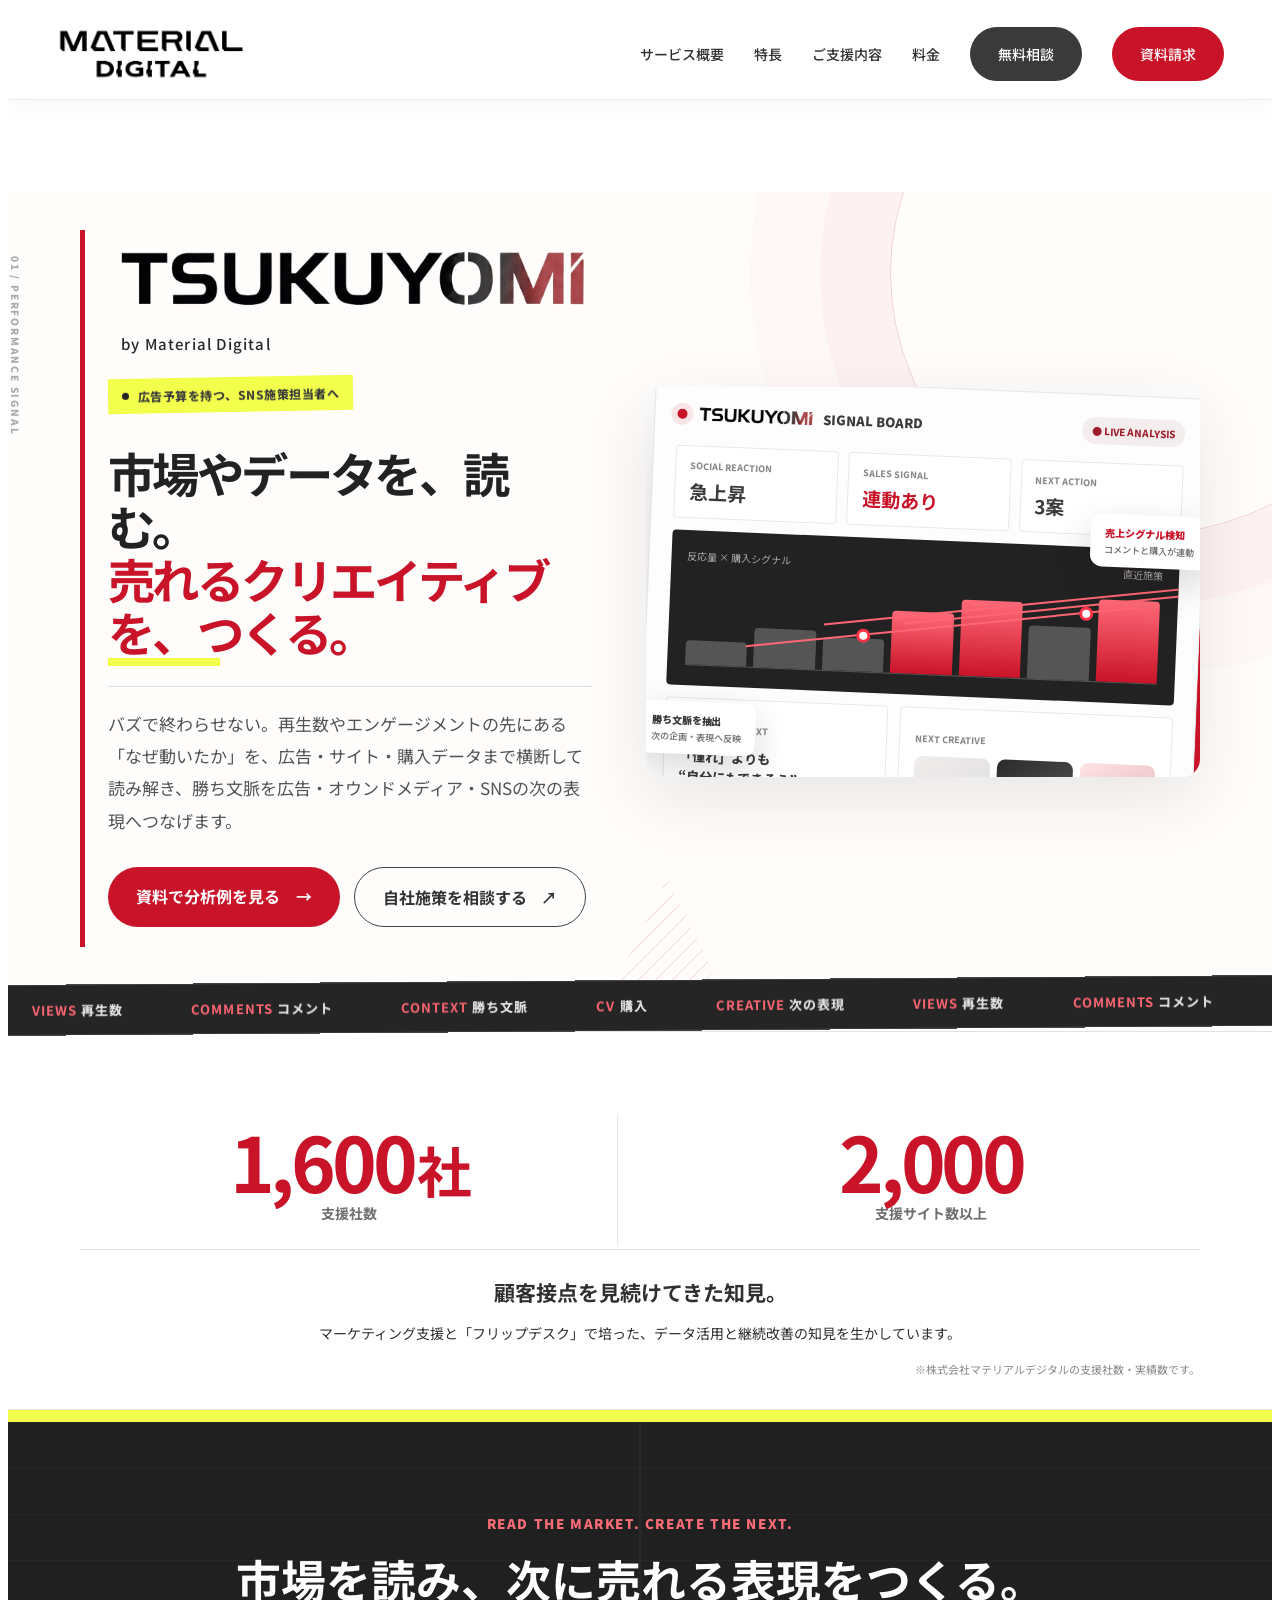
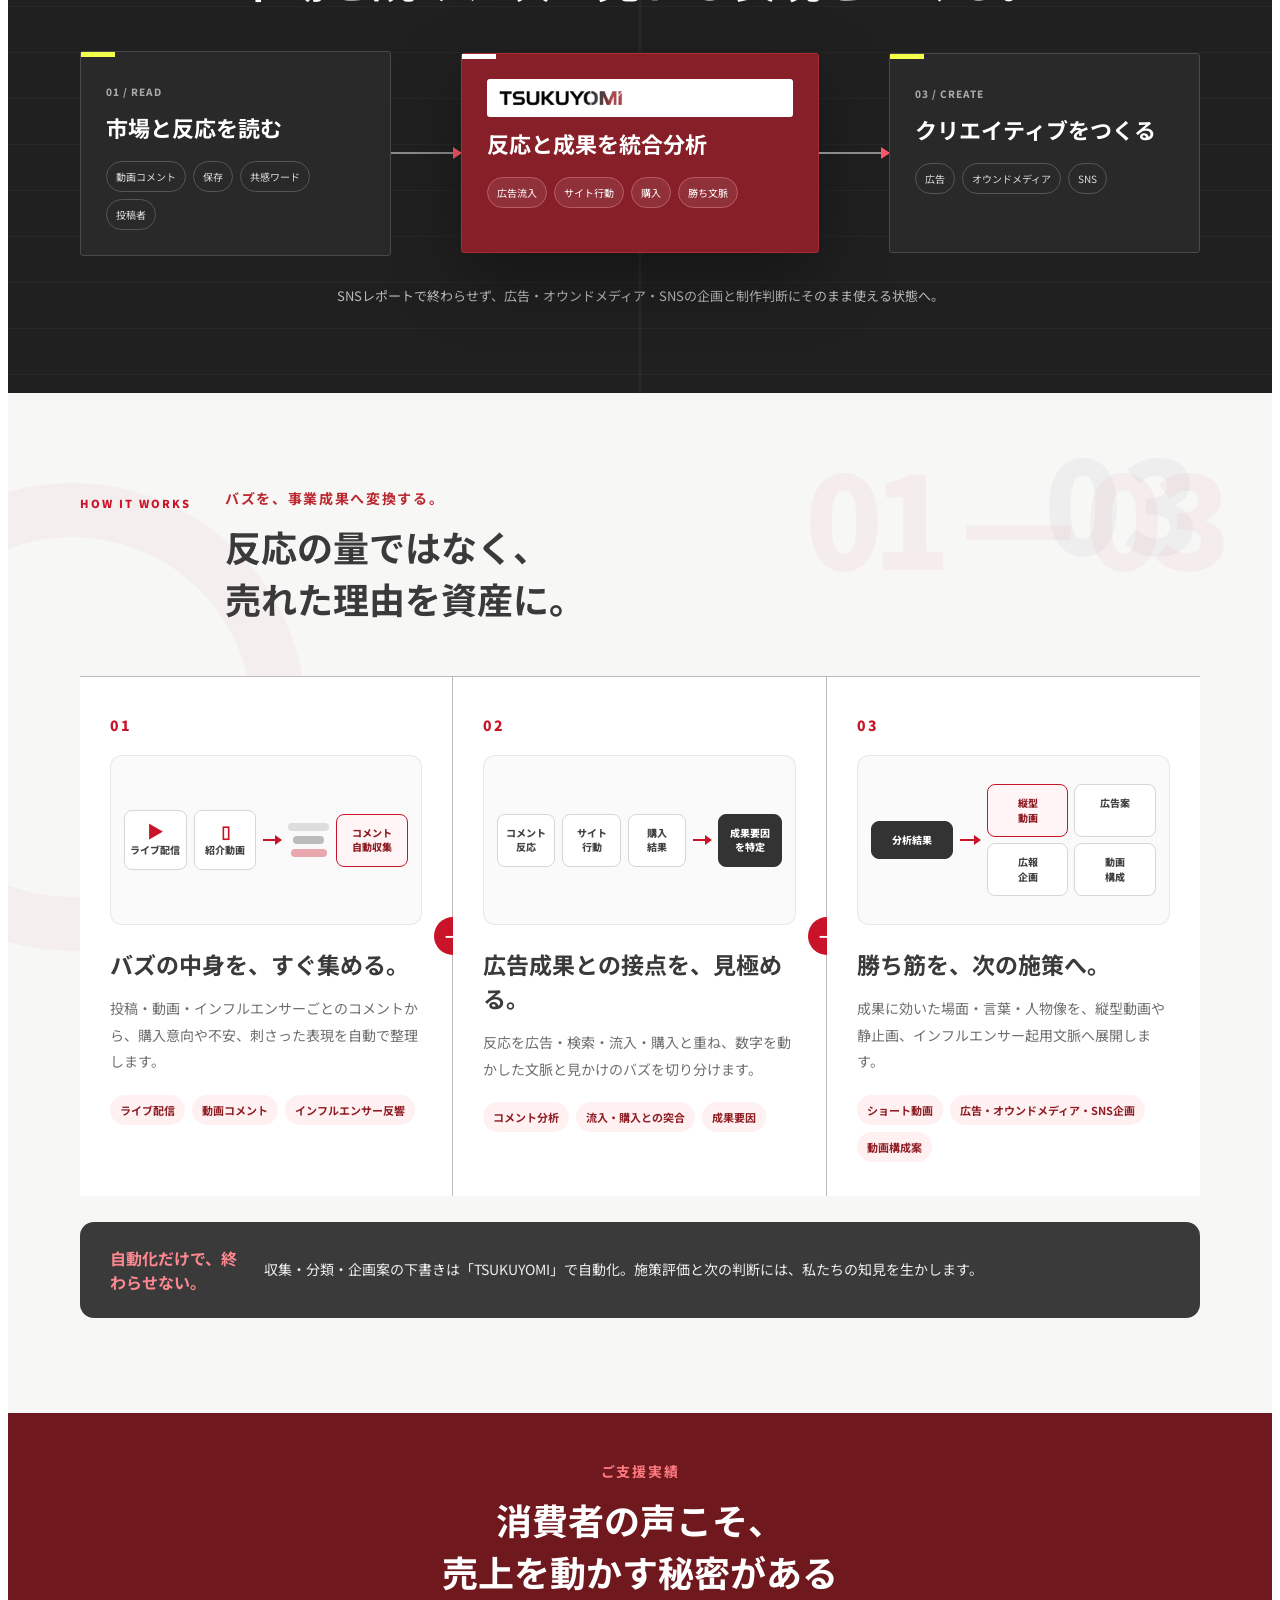
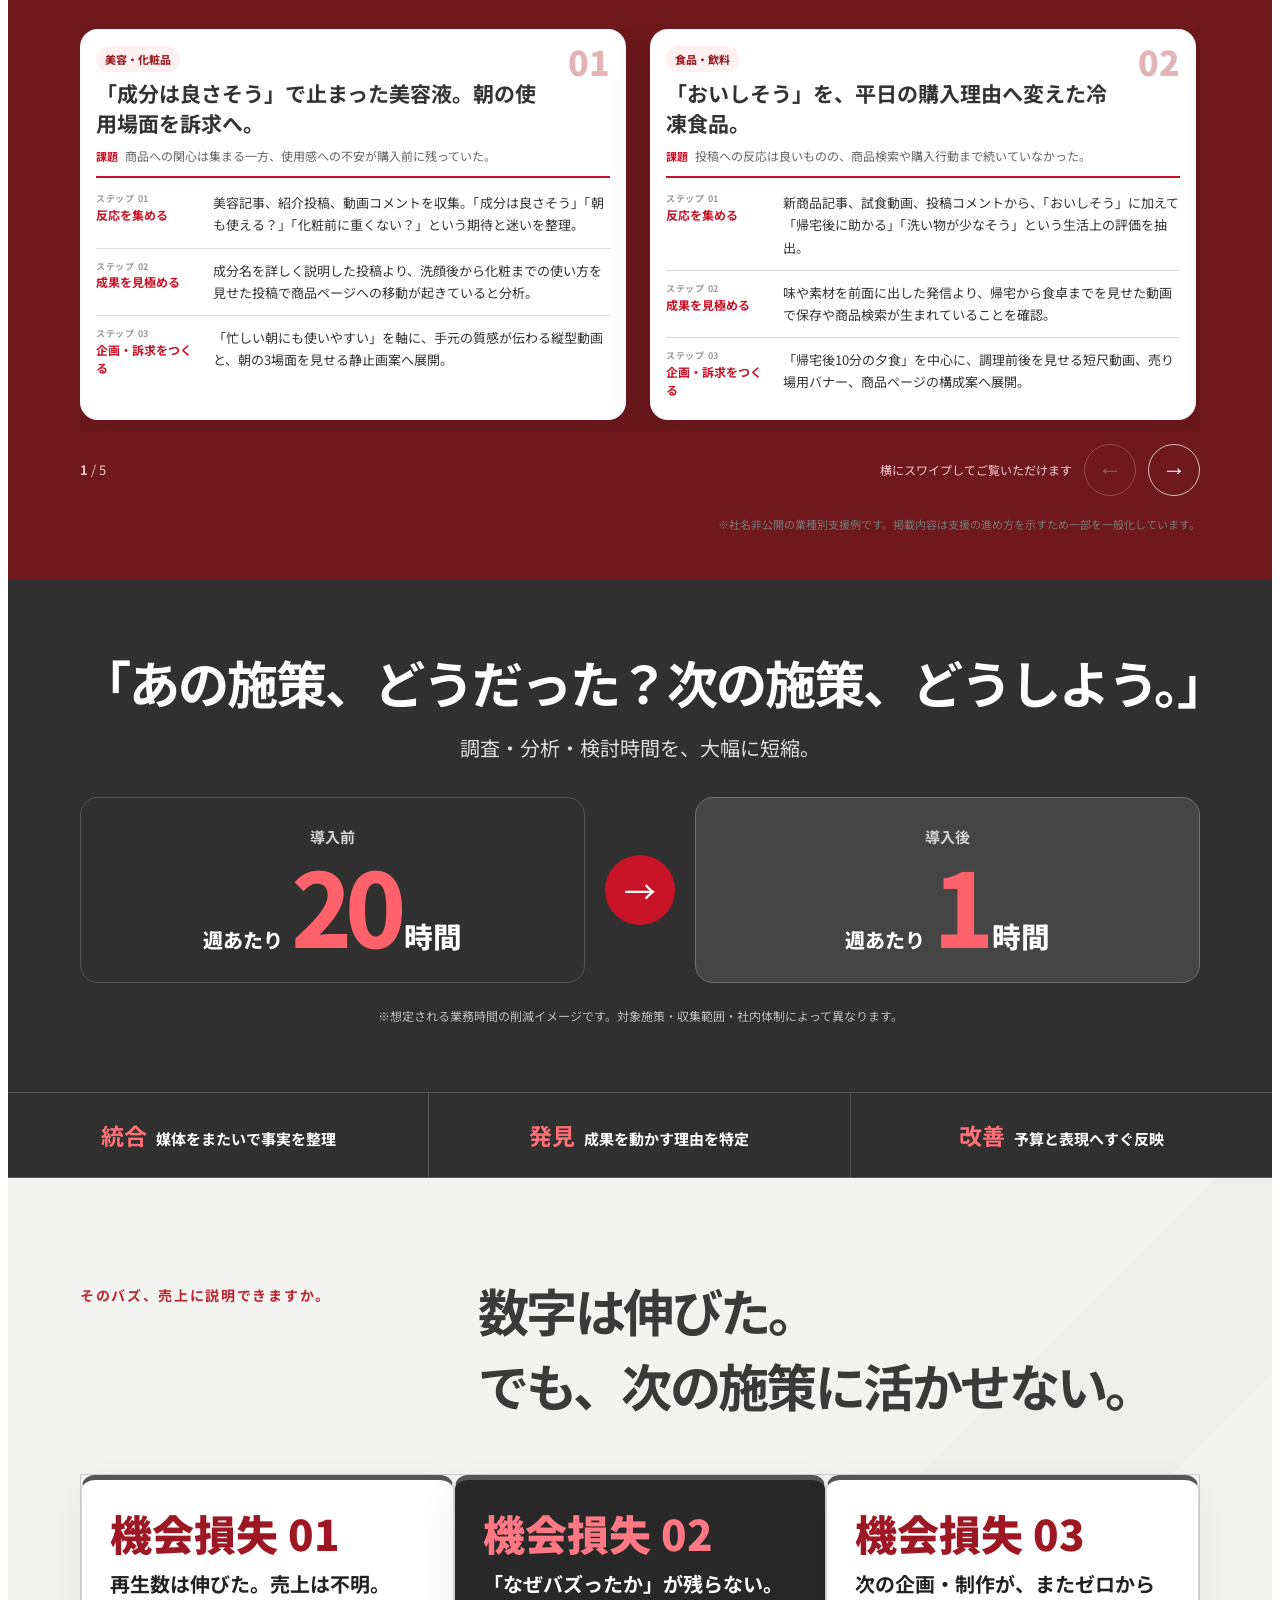
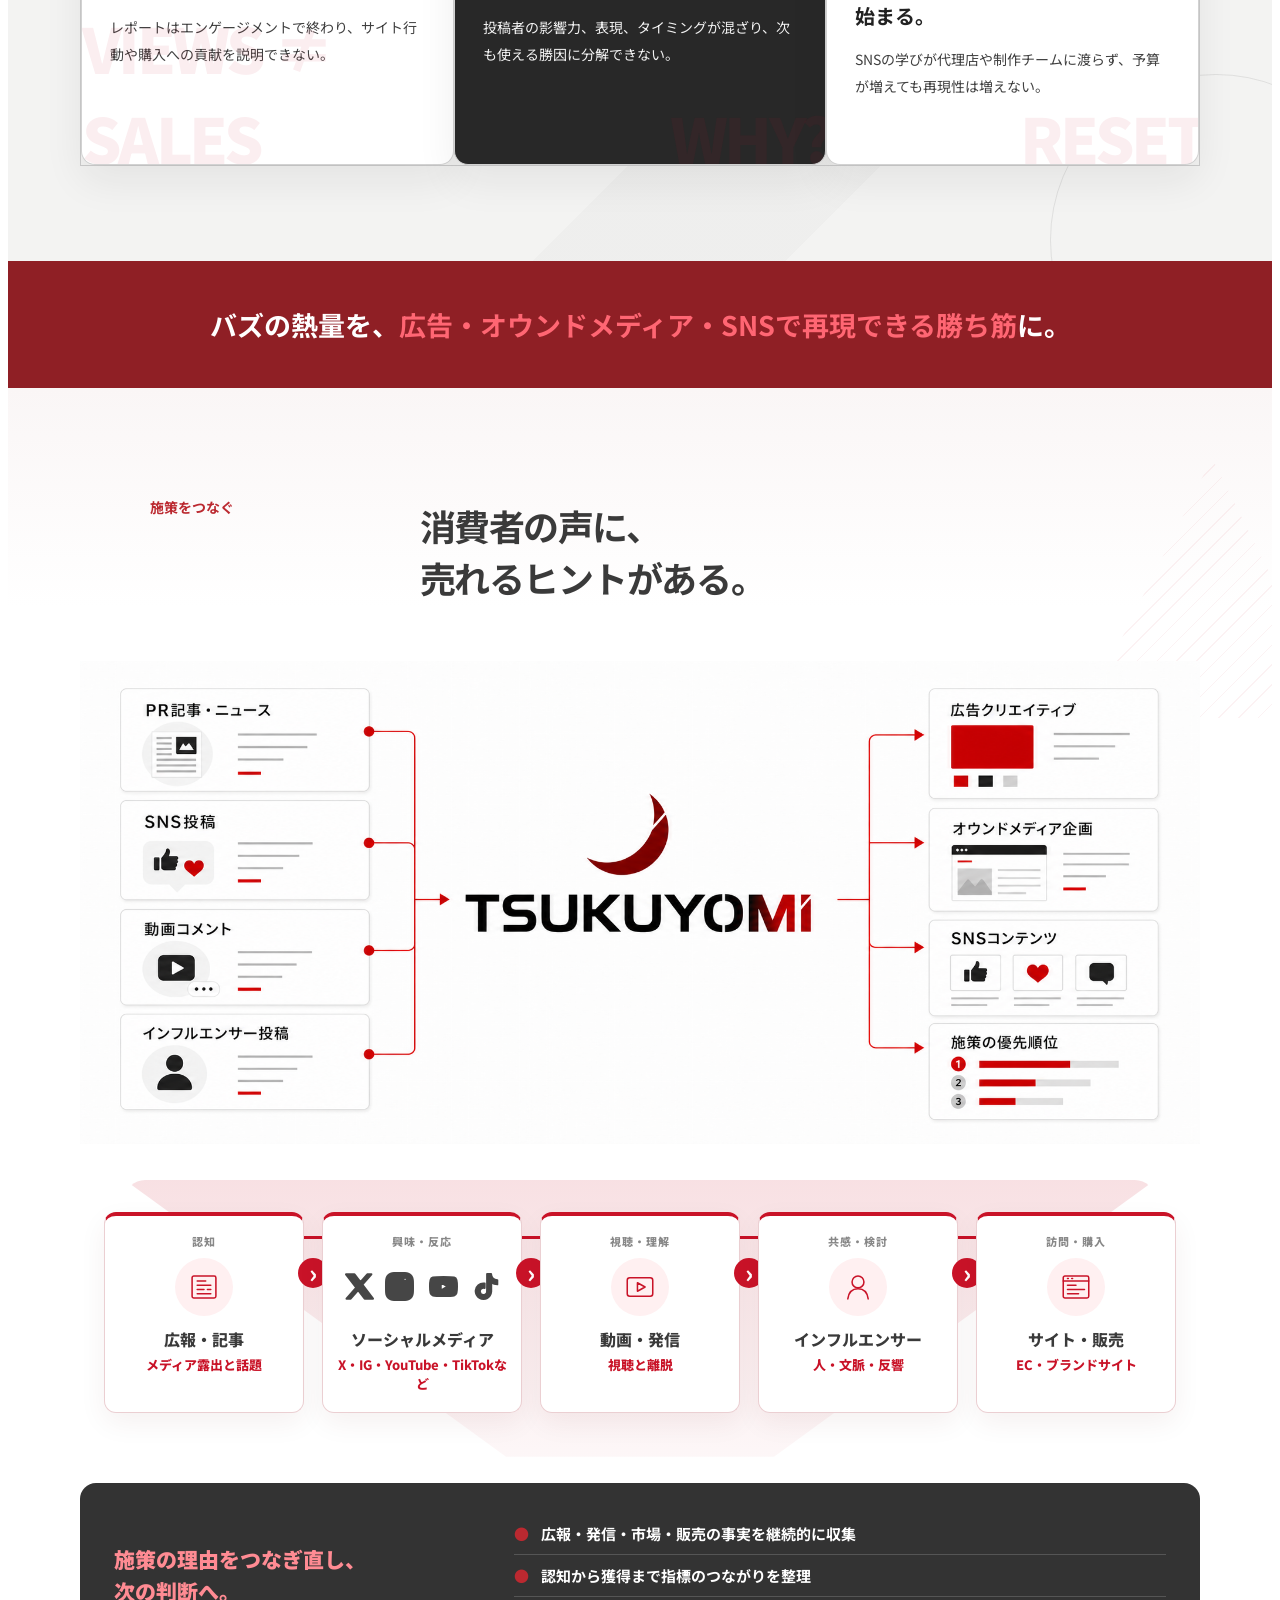
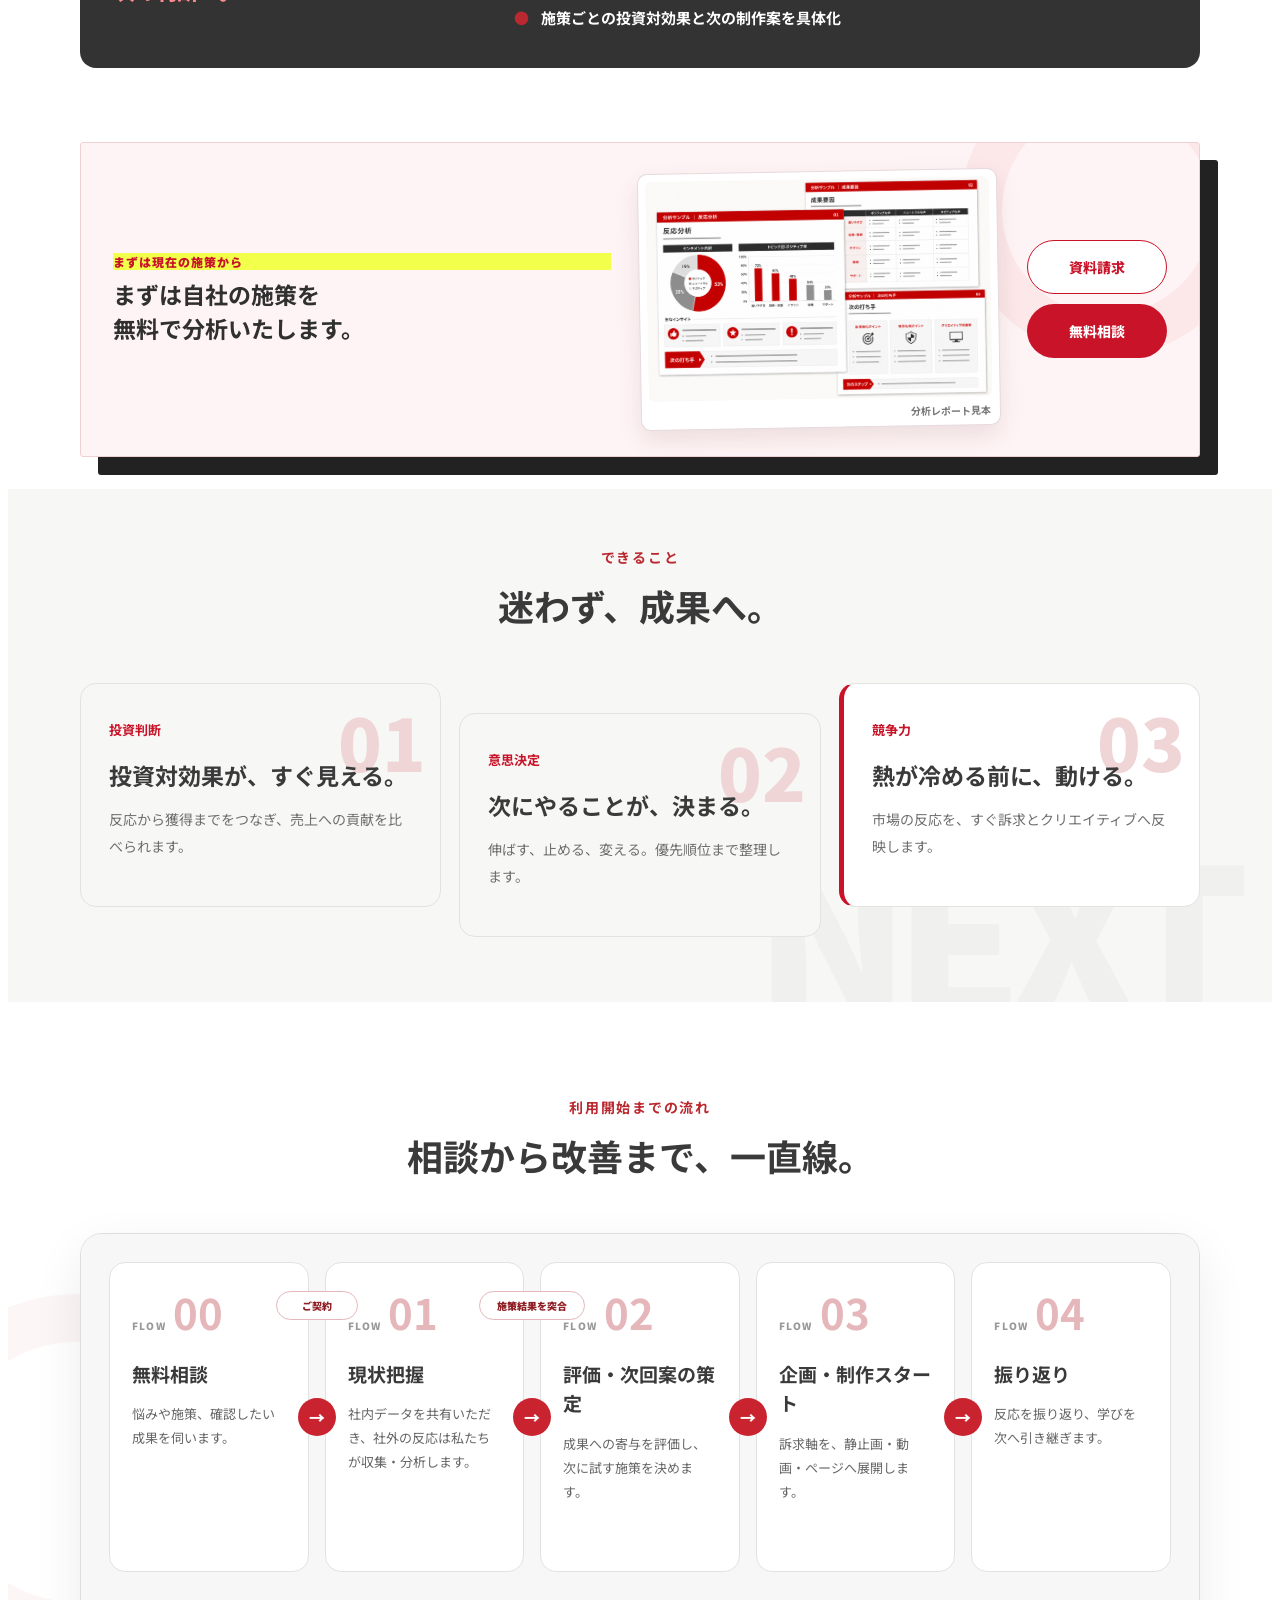
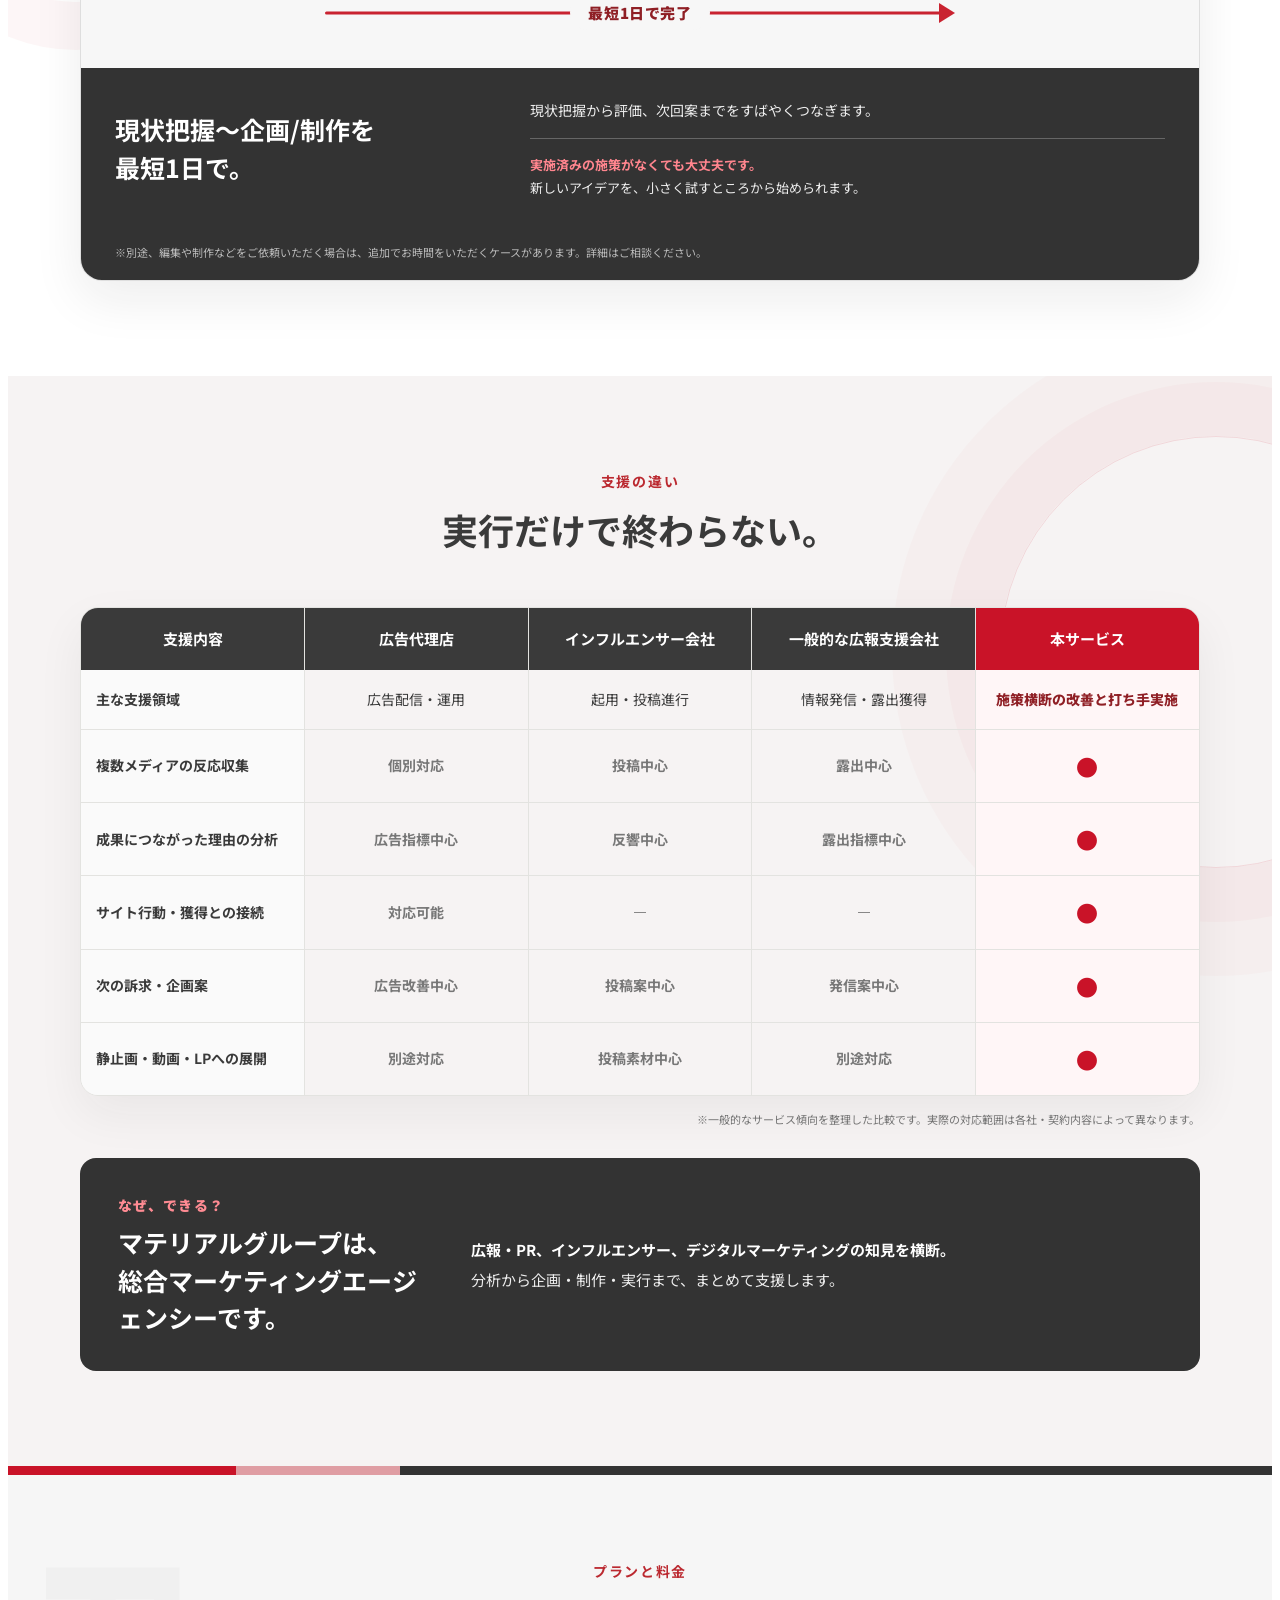
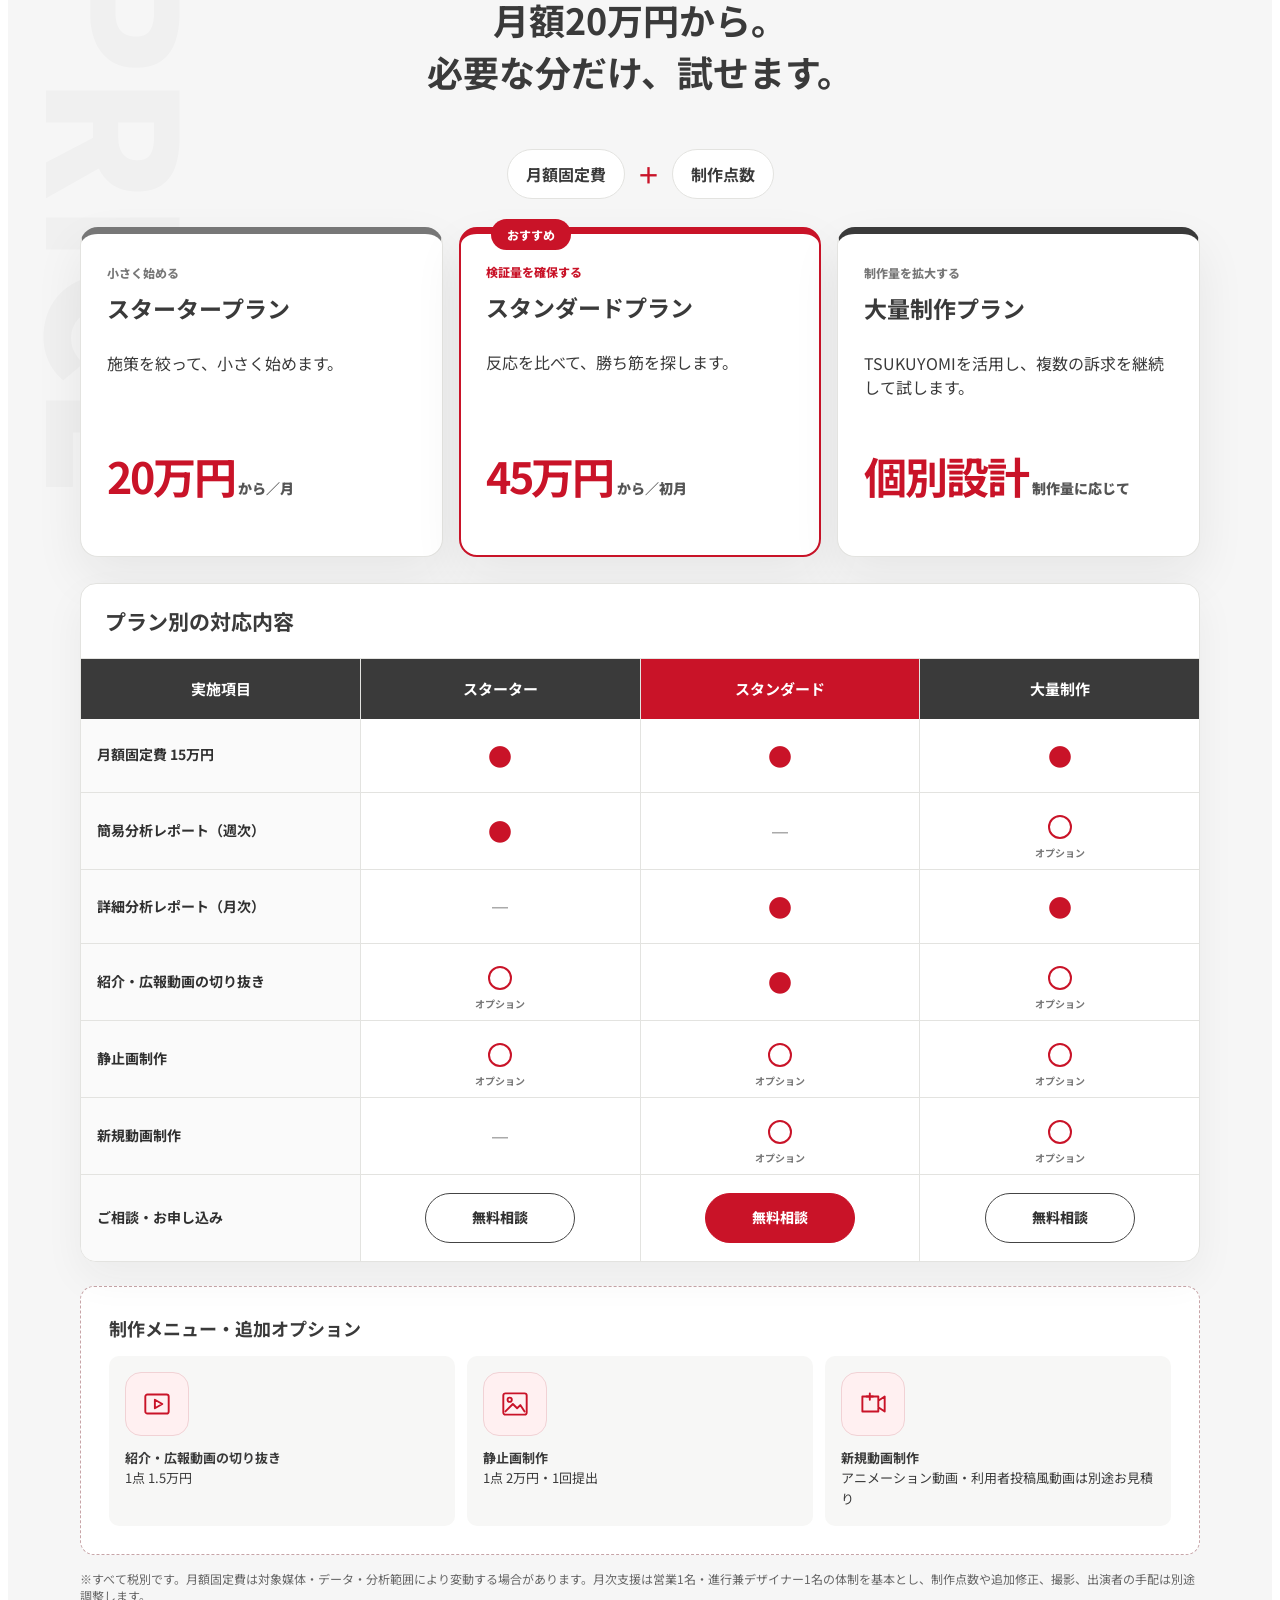
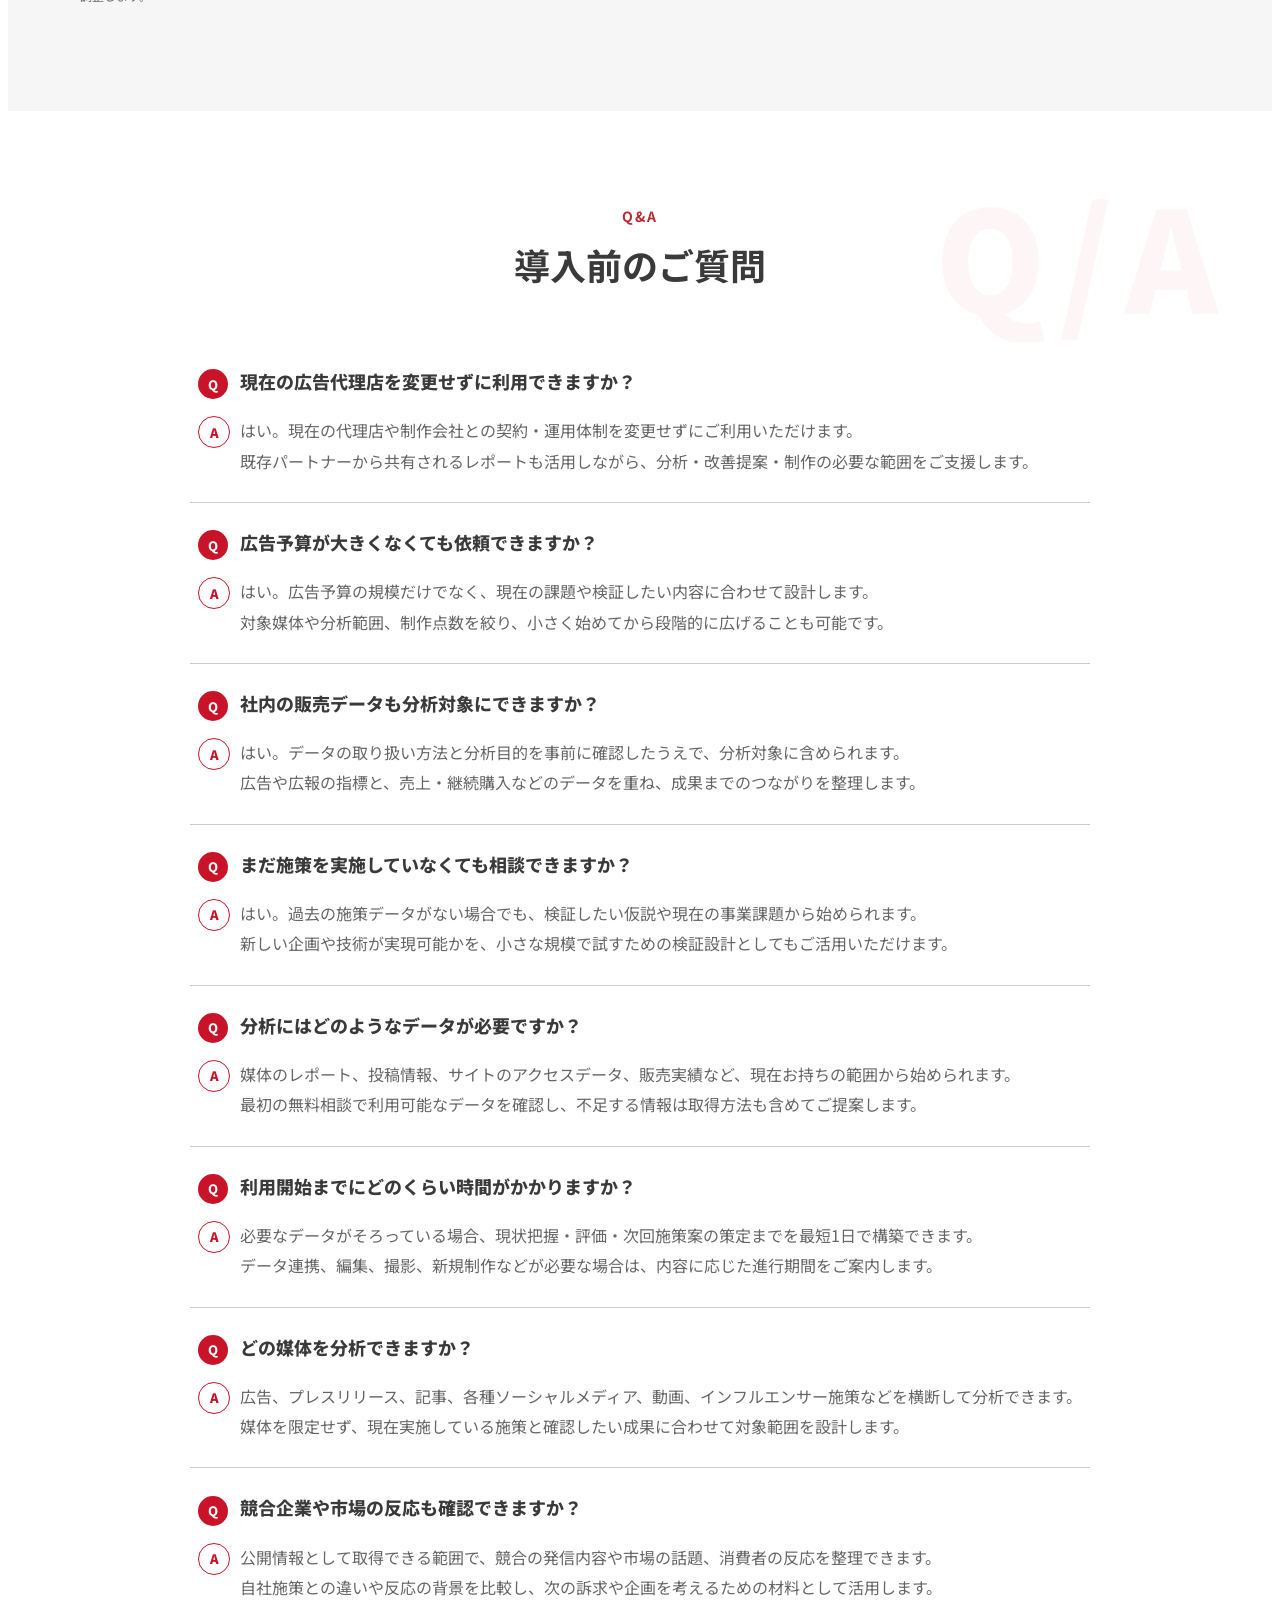
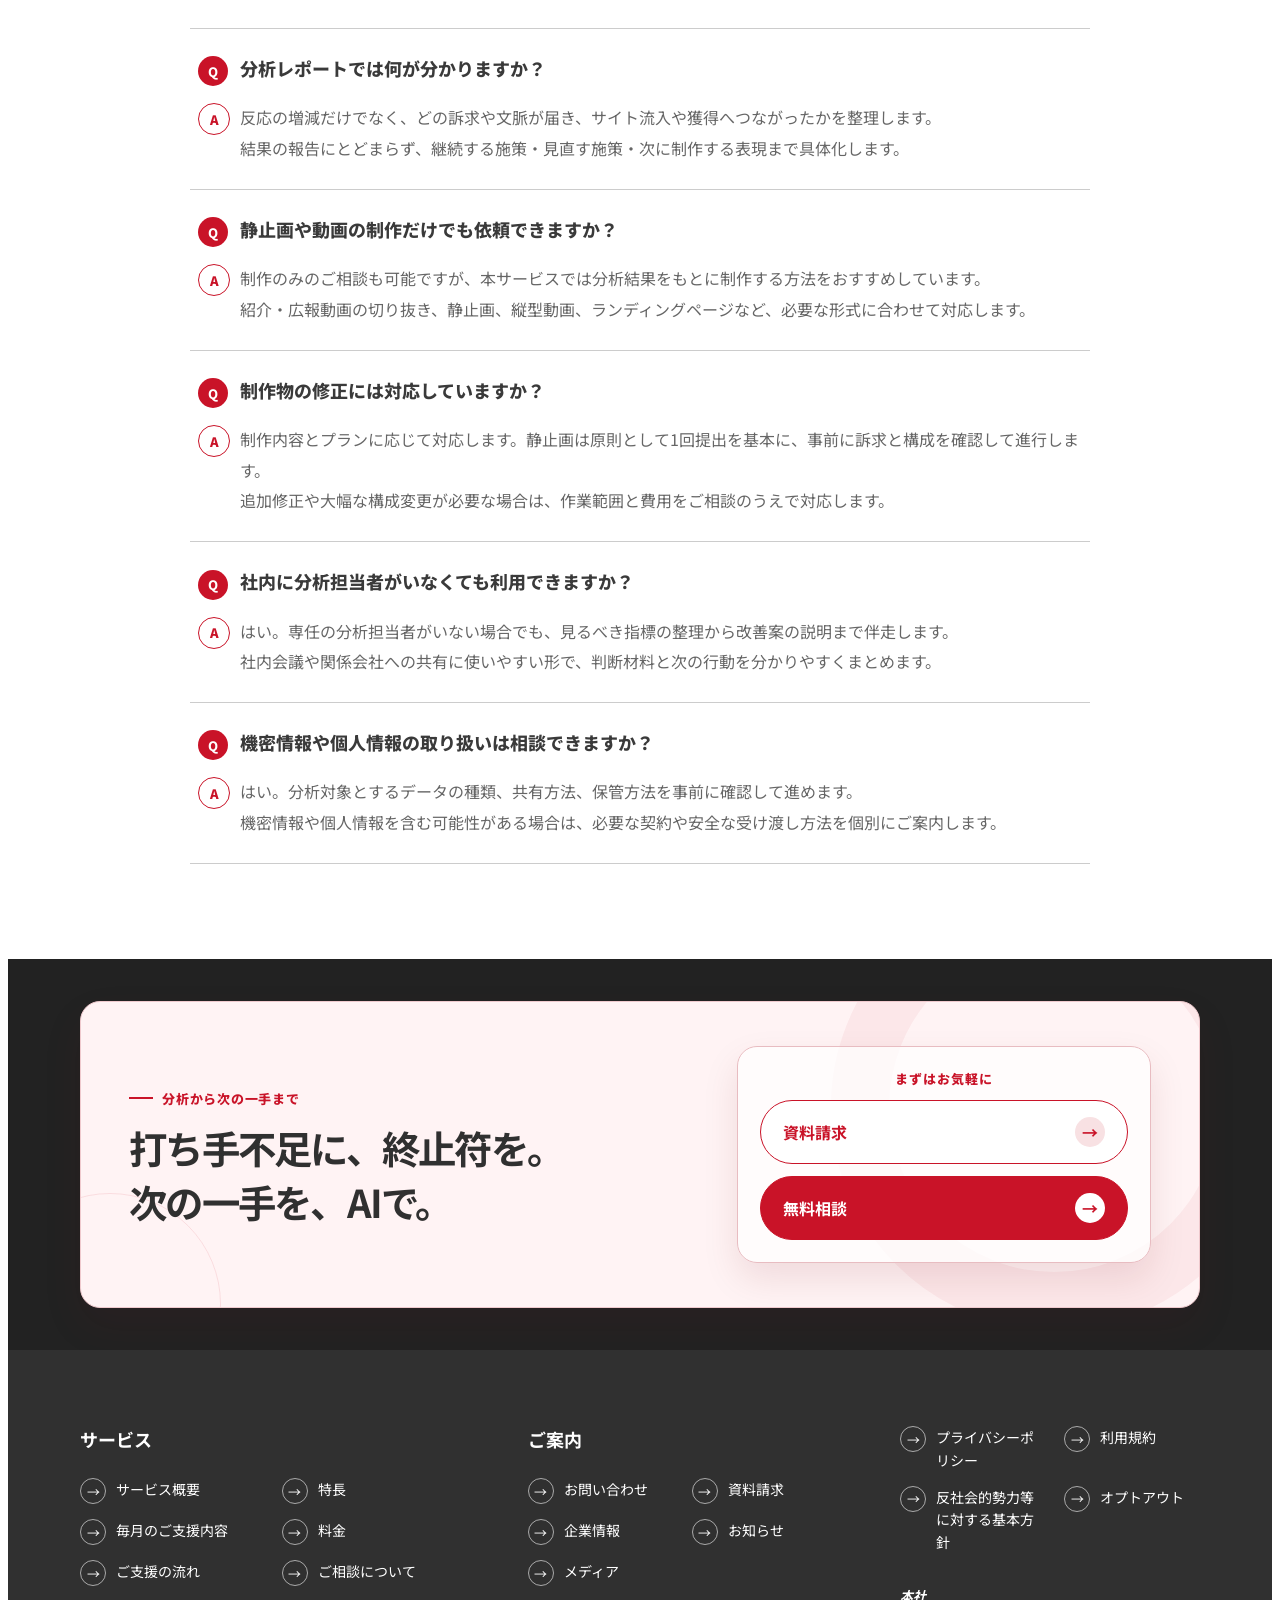
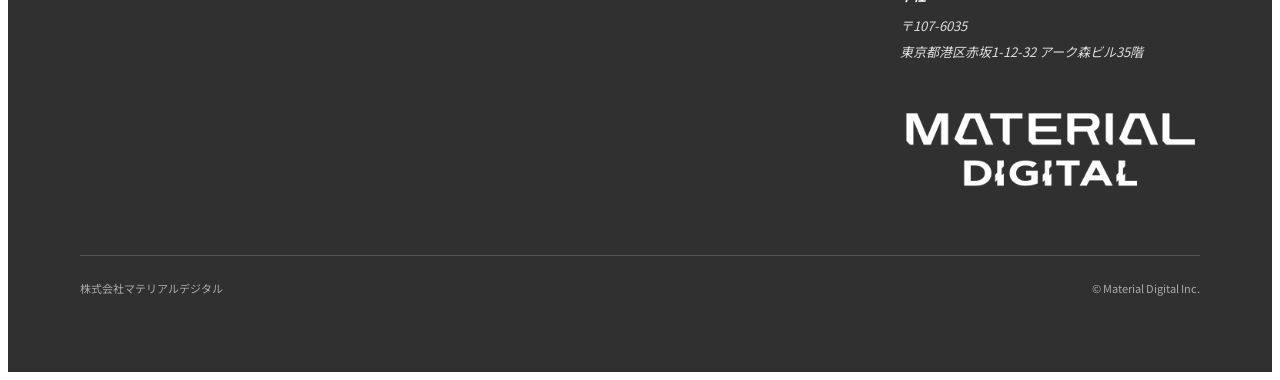
<file: sns-performance/index.html>
<!doctype html>
<html lang="ja">
<head>
<meta charset="utf-8">
<meta name="viewport" content="width=device-width,initial-scale=1">
<meta name="description" content="市場やデータを読み、売れるクリエイティブをつくる。SNSやインフルエンサー施策の反応を成果データとつなぎ、広告・オウンドメディア・SNSで活かせる勝ち筋を導くTSUKUYOMI。">
<title>TSUKUYOMI｜市場を読み、クリエイティブをつくる。</title>
<link rel="preconnect" href="https://fonts.googleapis.com">
<link href="https://fonts.googleapis.com/css2?family=Noto+Sans+JP:wght@400;500;700;900&display=swap" rel="stylesheet">
<style>
#mdj{font-family:"Noto Sans JP","Yu Gothic",Meiryo,sans-serif;color:#3a3a3a;background:#fff;min-width:1100px;overflow:hidden}#mdj *{box-sizing:border-box}#mdj .inner{width:1120px;margin:auto}#mdj header{height:84px;display:flex;align-items:center;justify-content:space-between;padding:0 50px;border-bottom:1px solid #eee;background:#fff}#mdj .logo{width:155px;height:54px;object-fit:contain}#mdj nav{display:flex;align-items:center;gap:30px;font-size:14px;font-weight:500}#mdj a{cursor:pointer;text-decoration:none}.contact{padding:17px 28px;background:#3a3a3a;color:#fff;border-radius:8px}.request{padding:17px 28px;background:#bb2930;color:#fff;border-radius:8px}#mdj .hero{padding:65px 0 75px;background:linear-gradient(180deg,#fff 0%,#fbfbfd 100%)}#mdj .hero-grid{display:grid;grid-template-columns:.9fr 1.1fr;align-items:center;gap:30px}.tag{display:inline-block;color:#bb2930;font-size:14px;font-weight:700;border-left:4px solid #bb2930;padding-left:12px}#mdj h1{font-size:52px;line-height:1.3;letter-spacing:-.04em;margin:20px 0 22px;color:#333}#mdj h1 em{font-style:normal;color:#bb2930}#mdj .lead{font-size:17px;line-height:2;color:#555}#mdj .buttons{display:flex;gap:14px;margin-top:30px}.buttons a{padding:17px 28px;border-radius:7px;font-weight:700}.buttons .main{background:#bb2930;color:white}.buttons .sub{border:1px solid #444;color:#333}.hero-img{width:115%;margin-left:-6%;display:block}.promise{display:grid;grid-template-columns:repeat(3,1fr);border-top:1px solid #ddd;border-bottom:1px solid #ddd}.promise div{padding:25px 30px;text-align:center;border-right:1px solid #ddd;font-weight:700}.promise div:last-child{border:0}.promise b{color:#bb2930;font-size:23px;margin-right:9px}#mdj section{padding:95px 0}.heading{text-align:center;margin-bottom:52px}.heading .jp{color:#bb2930;font-size:14px;font-weight:700;letter-spacing:.12em}.heading h2{font-size:36px;line-height:1.45;margin:12px 0}.heading p{color:#666;line-height:1.9}.pain{background:#f6f6f6}.pain-grid{display:grid;grid-template-columns:repeat(3,1fr);gap:22px}.pain-card{background:white;padding:32px 28px;border-top:5px solid #bb2930;min-height:245px}.pain-card .num{font-size:14px;color:#bb2930;font-weight:900}.pain-card h3{font-size:20px;line-height:1.6;margin:14px 0}.pain-card p{font-size:14px;line-height:1.9;color:#666}.bridge{text-align:center;padding:44px 0!important;background:#8f1f25;color:#fff}.bridge strong{font-size:27px}.bridge strong span{color:#ff767d}.service-grid{display:grid;grid-template-columns:1fr 1fr;gap:60px;align-items:center}.channel-map{position:relative;height:430px}.source{position:absolute;width:145px;padding:17px 10px;background:#fff;border:1px solid #ead9da;text-align:center;font-weight:700;box-shadow:0 8px 24px #8f1f2512}.source small{display:block;color:#bb2930;font-size:11px}.a{left:0;top:15px}.b{right:0;top:15px}.c{left:0;top:175px}.d{right:0;top:175px}.e{left:calc(50% - 72px);bottom:0}.core{position:absolute;left:calc(50% - 95px);top:132px;width:190px;height:120px;background:#8f1f25;color:white;display:grid;place-items:center;text-align:center;font-weight:900;font-size:20px;box-shadow:12px 12px 0 #f0d9da}.core small{display:block;font-size:12px;color:#f7dfe0}.line{position:absolute;height:2px;background:#c43a40;opacity:.65}.l1{left:144px;top:75px;width:130px;transform:rotate(35deg)}.l2{right:144px;top:75px;width:130px;transform:rotate(-35deg)}.l3{left:144px;top:210px;width:100px}.l4{right:144px;top:210px;width:100px}.l5{left:50%;top:252px;width:100px;transform:rotate(90deg);transform-origin:left}.service-copy h2{font-size:36px;line-height:1.5}.service-copy p{line-height:2;color:#666}.check{margin-top:25px;border-top:1px solid #ddd}.check div{padding:16px 0;border-bottom:1px solid #ddd;font-weight:700}.check span{color:#bb2930;margin-right:12px}.features{background:#f6f6f6}.feature-grid{display:grid;grid-template-columns:repeat(3,1fr);gap:22px}.feature{background:#fff;padding:30px;min-height:260px}.feature .icon{width:56px;height:56px;border-radius:50%;background:#fae7e8;color:#8f1f25;display:grid;place-items:center;font-size:25px;font-weight:900}.feature h3{font-size:20px;margin:20px 0 12px}.feature p{font-size:14px;color:#666;line-height:1.9}.outputs{background:#8f1f25;color:#fff}.outputs .heading .jp{color:#ff7a80}.outputs .heading p{color:#f1dfe0}.output-grid{display:grid;grid-template-columns:1fr 1fr;gap:28px}.report{background:#fff;color:#333;padding:30px}.report-title{display:flex;justify-content:space-between;border-bottom:2px solid #8f1f25;padding-bottom:16px;font-weight:700}.report-row{display:grid;grid-template-columns:115px 1fr;gap:18px;padding:22px 0;border-bottom:1px solid #ddd}.report-row span{color:#bb2930;font-size:13px;font-weight:700}.chart{background:#fff;color:#333;padding:30px}.bars{height:230px;border-left:1px solid #bbb;border-bottom:1px solid #bbb;display:flex;align-items:end;gap:30px;padding:0 25px}.group{flex:1;height:100%;display:flex;align-items:end;justify-content:center;gap:7px;position:relative}.group:after{content:attr(data-name);position:absolute;bottom:-28px;font-size:12px}.bar{width:24px;background:#7a7a7a}.bar.r{background:#c62c34}.legend{margin-top:40px;text-align:right;font-size:12px}.legend i{display:inline-block;width:10px;height:10px;background:#7a7a7a;margin:0 6px 0 16px}.legend i.red{background:#c62c34}.flow-grid{display:grid;grid-template-columns:repeat(4,1fr);gap:0;border:1px solid #ddd}.flow-item{padding:30px 24px;border-right:1px solid #ddd;min-height:220px}.flow-item:last-child{border:0}.flow-item b{font-size:31px;color:#bb2930}.flow-item h3{font-size:18px}.flow-item p{font-size:13px;line-height:1.8;color:#666}.price{background:#f6f6f6}.price-box{background:white;border:1px solid #ccc}.price-head,.price-line{display:grid;grid-template-columns:1.2fr .7fr 1fr}.price-head{background:#3a3a3a;color:#fff;font-size:13px;font-weight:700}.price-head div,.price-line div{padding:18px 25px;border-right:1px solid #ddd}.price-line{border-bottom:1px solid #ddd}.price-line:last-child{border:0}.price-line strong{font-size:18px}.yen{color:#bb2930;font-size:22px;font-weight:900}.totals{display:grid;grid-template-columns:1fr 1fr;gap:18px;margin-top:20px}.total{padding:28px;border:1px solid #333;background:#fff}.total.red{background:#bb2930;color:white;border-color:#bb2930}.total span{font-size:13px}.total b{display:block;font-size:36px;margin-top:7px}.note{font-size:12px;color:#666;margin-top:15px}.faq details{width:900px;margin:auto;border-bottom:1px solid #ccc;padding:20px 8px}.faq summary{font-weight:700}.faq p{color:#666}.final{background:#bb2930;color:#fff}.final-grid{display:flex;align-items:center;justify-content:space-between}.final h2{font-size:38px;line-height:1.5}.final-actions{display:flex;gap:12px}.final-actions a{padding:18px 26px;background:#fff;color:#bb2930;font-weight:700;border-radius:7px}.final-actions a:last-child{background:#3a3a3a;color:#fff}footer{padding:30px 50px;background:#292929;color:#aaa;display:flex;justify-content:space-between;font-size:12px}
</style>
<style>
#mdj{--signal:#ff3347;--deep:#171717}
#mdj .hero{position:relative;isolation:isolate;min-height:720px;overflow:hidden;background:radial-gradient(circle at 78% 20%,rgba(201,19,40,.13),transparent 30%),linear-gradient(145deg,#fff 0%,#fff 58%,#f3eded 100%)}
#mdj .hero::before,#mdj .hero::after{content:"";position:absolute;z-index:-1;pointer-events:none;will-change:transform}
#mdj .hero::before{width:520px;height:520px;right:-140px;top:-180px;border:1px solid rgba(201,19,40,.18);border-radius:50%;box-shadow:0 0 0 70px rgba(201,19,40,.025),0 0 0 140px rgba(201,19,40,.018);transform:translate3d(0,var(--hero-shift,0),0)}
#mdj .hero::after{width:230px;height:230px;left:43%;bottom:-120px;background:repeating-linear-gradient(135deg,rgba(201,19,40,.1) 0 1px,transparent 1px 12px);clip-path:polygon(50% 0,100% 100%,0 100%);transform:translate3d(0,var(--hero-shift-reverse,0),0)}
#mdj .audience-chip{display:inline-flex;align-items:center;gap:9px;margin:0 0 24px;padding:9px 14px;border:1px solid #ded6d6;border-radius:999px;background:rgba(255,255,255,.84);font-size:12px;font-weight:800;letter-spacing:.04em;box-shadow:0 8px 25px rgba(40,20,20,.06)}
#mdj .audience-chip::before{content:"";width:7px;height:7px;border-radius:50%;background:var(--signal);box-shadow:0 0 0 5px rgba(255,51,71,.1)}
#mdj .hero-copy h1.hero-benefit{font-size:clamp(46px,4.5vw,72px);line-height:1.08;color:#262626;letter-spacing:-.065em}
#mdj .hero-copy h1.hero-benefit em{display:block;color:var(--赤);font-style:normal}
#mdj .hero-lead{max-width:610px;margin:0;color:#535353;font-size:17px;line-height:1.9}
#mdj .hero-visual{position:relative;overflow:visible;background:transparent;box-shadow:none;transform:translate3d(0,var(--visual-shift,0),0)}
#mdj .hero-visual::before{content:"SOCIAL SIGNAL → SALES";position:absolute;right:-20px;top:-28px;z-index:2;color:rgba(48,48,48,.12);font-size:13px;font-weight:900;letter-spacing:.18em;writing-mode:vertical-rl}
#mdj .hero-img{border-radius:22px;background:#fff;box-shadow:0 34px 80px rgba(40,20,25,.16);transform:rotate(1.2deg)}
#mdj .signal-strip{background:#252525;color:#fff;overflow:hidden;border-block:1px solid #444}
#mdj .signal-track{display:flex;width:max-content;padding:15px 0;animation:signal-marquee 24s linear infinite}
#mdj .signal-track span{padding:0 34px;color:#ddd;font-size:13px;font-weight:800;letter-spacing:.08em;white-space:nowrap}#mdj .signal-track b{color:#ff6673}
@keyframes signal-marquee{to{transform:translateX(-50%)}}
#mdj .pain{background:linear-gradient(180deg,#f5f3f3,#fff)}#mdj .pain-card{position:relative;overflow:hidden;border-top-color:#333}#mdj .pain-card::after{content:attr(data-loss);position:absolute;right:-5px;bottom:-18px;color:rgba(201,19,40,.07);font-size:62px;font-weight:900;letter-spacing:-.06em}
#mdj .bridge{background:#202020}#mdj .bridge strong span{color:#ff6673}
@media(max-width:767px){#mdj .hero{min-height:0}#mdj .hero-copy h1.hero-benefit{font-size:32px;line-height:1.22}#mdj .hero-lead{font-size:15px}#mdj .audience-chip{font-size:11px}#mdj .hero-visual::before{display:none}}
@media(prefers-reduced-motion:reduce){#mdj .signal-track{animation:none}#mdj .hero::before,#mdj .hero::after,#mdj .hero-visual{transform:none!important}}
</style>
<style>
#mdj .hero{background:linear-gradient(180deg,#fff 0%,#fff8f8 100%)}
#mdj .bridge{background:#8f1f25}
#mdj .source{border-color:#ead9da;box-shadow:0 8px 24px rgba(151,31,38,.08)}
#mdj .core{background:#8f1f25;box-shadow:12px 12px 0 #f0d9da}
#mdj .core small{color:#f7dfe0}
#mdj .feature .icon{width:auto;height:auto;border-radius:0;background:none;color:#a7242b;display:block;font-size:13px;letter-spacing:.08em}
#mdj .feature .icon::after{content:"";display:block;width:34px;height:2px;margin-top:12px;background:#c91328}
#mdj .outputs{background:#6f191e}
#mdj .outputs .heading p{color:#f1dfe0}
#mdj .report-title{border-bottom-color:#a7242b}
#mdj .bar{background:#7a7a7a}
#mdj .bar.r{background:#c62c34}
#mdj .legend i{background:#7a7a7a}
#mdj{--紙:#fff;--薄紙:#f7f7f6;--文字:#303030;--補足:#6f6f6f;--線:#e3e3e0;--赤:#c91328;--濃赤:#a70f20;min-width:0}
#mdj .inner{width:min(calc(100% - 48px),1120px)}
#mdj header{position:sticky;top:0;z-index:20;height:92px;padding:0 48px;box-shadow:0 5px 25px rgba(30,30,30,.04)}
#mdj header>a{display:flex;align-items:center;flex:0 0 auto}#mdj .brand-logo{position:relative;display:block;width:190px;aspect-ratio:3.25/1;overflow:hidden}#mdj .brand-logo img{position:absolute;width:292px;height:auto;left:-51px;top:-47px;display:block}
#mdj header nav a:not(.contact):not(.request){color:var(--文字)}
#mdj .contact,#mdj .request,#mdj .buttons a,#mdj .final-actions a{border-radius:999px}
#mdj .request,#mdj .buttons .main{background:var(--赤)}
#mdj .request:hover,#mdj .buttons .main:hover{background:var(--濃赤)}
#mdj a:focus-visible,#mdj summary:focus-visible{outline:3px solid #e85c68;outline-offset:4px}
#mdj .hero{padding:78px 0 88px}
#mdj h1{font-size:clamp(42px,4.2vw,68px);line-height:1.2;letter-spacing:-.055em}#mdj h1 .hero-main{display:block}#mdj h1 .hero-sub{display:block;margin-top:10px;color:var(--赤);font-size:.72em;line-height:1.35;letter-spacing:-.04em}
#mdj .audience{display:inline-block;margin:18px 0 0;padding:9px 14px;background:#fff0f1;color:#8f1f25;font-size:13px;font-weight:700;border-radius:999px}
#mdj .hero-visual{height:370px;margin-left:-3%;overflow:hidden;border-radius:14px}#mdj .hero-img{width:110%;height:100%;display:block;object-fit:cover;object-position:center 52%}
#mdj .promise{background:#fff}
#mdj .promise div{font-size:15px}
#mdj .proof-band{background:#fff;border-top:1px solid var(--線);border-bottom:1px solid var(--線)}#mdj .proof-inner{width:min(calc(100% - 48px),1120px);min-height:142px;margin:auto;display:grid;grid-template-columns:1.2fr .8fr .8fr;align-items:center;gap:36px}#mdj .proof-copy{font-size:15px;line-height:1.8;color:var(--補足)}#mdj .proof-copy strong{display:block;margin-bottom:5px;color:var(--文字);font-size:18px}#mdj .proof-number{padding-left:36px;border-left:1px solid var(--線);color:var(--補足);font-size:13px}#mdj .proof-number b{display:block;color:var(--赤);font-size:42px;line-height:1.1;letter-spacing:-.04em}#mdj .proof-note{grid-column:1/-1;margin:-24px 0 18px;color:#888;font-size:11px}
#mdj .proof-inner{padding:38px 0 32px;grid-template-columns:1fr 1fr;gap:0 44px}#mdj .proof-number{padding:4px 40px 22px;border-left:0;text-align:center;font-size:14px;font-weight:700}#mdj .proof-number:first-child{border-right:1px solid var(--線)}#mdj .proof-number b{font-size:58px}#mdj .proof-story{grid-column:1/-1;margin-top:4px;padding-top:26px;border-top:1px solid var(--線);text-align:center}#mdj .proof-story strong{display:block;color:var(--文字);font-size:21px;line-height:1.55;white-space:nowrap}#mdj .proof-story p{max-width:900px;margin:12px auto 0;color:var(--文字);font-size:14px;line-height:1.9;text-align:center}#mdj .proof-note{grid-column:1/-1;margin:14px 0 0;text-align:right}
#mdj .story-visual{padding:28px 0 92px;background:#fff}#mdj .story-visual figure{width:min(calc(100% - 48px),1120px);margin:0 auto;overflow:hidden;border-radius:22px;background:#fafafa;box-shadow:0 22px 60px rgba(30,30,30,.08)}#mdj .story-visual img{display:block;width:100%;height:auto}#mdj .story-visual figcaption{padding:14px 22px;color:#777;font-size:12px;text-align:right}
#mdj .media-analysis{display:block}#mdj .media-heading{max-width:980px;margin:0 auto 42px;text-align:center}#mdj .media-heading h2{margin:16px 0;font-size:clamp(36px,4.1vw,52px);line-height:1.45;letter-spacing:-.04em}#mdj .media-heading p{margin:0;color:var(--補足);font-size:17px;line-height:1.9}#mdj .media-visual{margin:0;padding:18px;border-radius:22px;background:#fafafa;box-shadow:0 22px 60px rgba(30,30,30,.09)}#mdj .media-visual>img{display:block;width:100%;height:500px;object-fit:cover;object-position:center;border-radius:14px}#mdj .media-visual figcaption{padding:16px 4px 2px;text-align:center;color:#666;font-size:14px}.media-sources{display:grid;grid-template-columns:repeat(5,1fr);gap:18px;margin-top:34px;position:relative}.media-sources::before{content:"";position:absolute;left:8%;right:8%;top:58px;height:3px;background:var(--赤);z-index:0}.media-source{position:relative;z-index:1;min-height:200px;padding:18px 10px;background:#fff;border:1px solid #ebcfd2;border-top:4px solid var(--赤);border-radius:12px;text-align:center;font-size:16px;font-weight:800;line-height:1.45;box-shadow:0 10px 28px rgba(80,20,25,.06)}.media-source:not(:last-child)::after{content:"›";position:absolute;right:-25px;top:42px;width:30px;height:30px;border-radius:50%;display:grid;place-items:center;background:var(--赤);color:#fff;font-size:25px;line-height:1}.media-stage{display:block;margin-bottom:8px;color:#888;font-size:11px;letter-spacing:.08em}.media-icon{width:58px;height:58px;margin:0 auto 12px;border-radius:50%;display:grid;place-items:center;background:#fff0f1;color:var(--赤)}.media-icon svg{width:34px;height:34px;fill:none;stroke:currentColor;stroke-width:1.8;stroke-linecap:round;stroke-linejoin:round}.media-icon .brand-marks{font-size:11px;font-weight:900;letter-spacing:-.06em}.media-source small{display:block;margin-top:5px;color:var(--赤);font-size:13px}.media-result{display:grid;grid-template-columns:.72fr 1.28fr;gap:34px;align-items:center;margin-top:28px;padding:30px 34px;background:#333;color:#fff;border-radius:16px}.media-core{font-size:21px;font-weight:900;line-height:1.55;color:#ff8b93}.media-result .check{display:grid;grid-template-columns:1fr;margin:0;border-top:0}.media-result .check div{padding:10px 0;border-bottom:1px solid #555;font-size:15px}.media-result .check div:last-child{border-bottom:0}
#mdj .time-impact{padding:68px 0;background:#303030;color:#fff}.time-impact .inner{position:relative}.time-impact-lead{text-align:center;margin:0 0 16px;color:#fff;font-size:clamp(34px,4vw,54px);line-height:1.35;letter-spacing:-.04em}.time-title{text-align:center;margin:0 0 35px;color:#ddd;font-size:20px}.time-compare{display:grid;grid-template-columns:1fr 110px 1fr;align-items:center}.time-side{text-align:center;padding:28px;border:1px solid #565656;border-radius:18px}.time-side small{display:block;font-size:15px;font-weight:700;color:#d4d4d4}.time-side b{display:block;margin-top:5px;font-size:clamp(68px,8vw,112px);line-height:1;color:#fff;letter-spacing:-.07em}.time-side b em{font-style:normal;color:#ff626b}.time-side span{font-size:22px;font-weight:800}.time-arrow{width:70px;height:70px;margin:auto;border-radius:50%;display:grid;place-items:center;background:var(--赤);color:#fff;font-size:32px}.time-after{background:#454545;border-color:#707070}.time-note{text-align:center;margin:24px 0 0;color:#bdbdbd;font-size:12px}
#mdj .step-system{background:#f7f7f6;position:relative}.step-grid{display:grid;grid-template-columns:repeat(3,1fr);gap:22px;position:relative}.step-card{position:relative;padding:34px 30px;background:#fff;border:1px solid var(--線);border-radius:16px;box-shadow:0 18px 45px rgba(30,30,30,.06)}.step-card:not(:last-child)::after{content:"→";position:absolute;right:-20px;top:50%;z-index:2;width:38px;height:38px;border-radius:50%;display:grid;place-items:center;background:var(--赤);color:#fff;font-weight:900;transform:translateY(-50%)}.step-label{display:flex;align-items:center;justify-content:space-between;color:var(--赤);font-size:13px;font-weight:900}.step-label b{font-size:32px}.step-card h3{font-size:23px;margin:22px 0 14px}.step-card p{font-size:14px;line-height:1.9;color:var(--補足)}.step-tags{display:flex;flex-wrap:wrap;gap:7px;margin-top:20px}.step-tags span{padding:7px 10px;border-radius:999px;background:#fff0f1;color:#8f1f25;font-size:11px;font-weight:700}.human-point{display:grid;grid-template-columns:130px 1fr;gap:24px;align-items:center;margin-top:26px;padding:24px 30px;background:#3a3a3a;color:#fff;border-radius:14px}.human-point strong{font-size:16px;color:#ff8790}.human-point p{margin:0;line-height:1.8;color:#eee;font-size:14px}
#mdj .plan-grid{display:grid;grid-template-columns:.82fr 1.18fr;gap:24px}.plan-card{position:relative;padding:34px;background:#fff;border:1px solid var(--線);border-radius:18px;box-shadow:0 20px 50px rgba(30,30,30,.07)}.plan-card.recommended{border:2px solid var(--赤);padding:33px}.plan-badge{position:absolute;top:-15px;left:30px;padding:7px 16px;border-radius:999px;background:var(--赤);color:#fff;font-size:12px;font-weight:800}.plan-card h3{font-size:23px;margin:10px 0}.plan-price{margin:20px 0;color:var(--赤);font-weight:900}.plan-price b{font-size:50px;letter-spacing:-.05em}.plan-price small{font-size:14px;color:#555}.plan-list{border-top:1px solid var(--線)}.plan-list div{display:flex;justify-content:space-between;gap:20px;padding:15px 0;border-bottom:1px solid var(--線);font-size:14px}.volume-callout{margin-top:24px;padding:22px;background:#fff3f4;border-radius:12px}.volume-callout b{display:block;color:var(--赤);font-size:20px;margin-bottom:6px}.option-box{margin-top:24px;padding:28px;border:1px dashed #c7a4a7;border-radius:14px;background:#fff}.option-box h3{margin:0 0 15px;font-size:18px}.option-items{display:grid;grid-template-columns:repeat(3,1fr);gap:12px}.option-items div{padding:16px;background:#f7f7f6;border-radius:10px;font-size:13px;line-height:1.6}.price-formula{display:flex;align-items:center;justify-content:center;gap:12px;margin:0 0 28px}.price-formula span{padding:12px 18px;background:#fff;border:1px solid var(--線);border-radius:999px;font-weight:700}.price-formula b{color:var(--赤);font-size:23px}
#mdj .plan-grid{grid-template-columns:repeat(3,1fr);gap:16px}.plan-card{display:flex;flex-direction:column;min-height:480px;padding:30px 26px}.plan-card.recommended{padding:29px 25px}.plan-card .plan-list{margin-top:auto}.plan-card:nth-child(1){border-top:7px solid #777}.plan-card:nth-child(2){border-top:7px solid var(--赤)}.plan-card:nth-child(3){border-top:7px solid #3a3a3a}.plan-kicker{font-size:12px;font-weight:800;color:#777}.plan-card.recommended .plan-kicker{color:var(--赤)}.plan-price b{font-size:43px}.plan-list div{display:block}.plan-list strong{display:block;margin-top:5px;color:var(--文字)}
#mdj .plan-grid .plan-card{min-height:330px}#mdj .plan-grid .plan-price{margin-top:auto}#mdj .compare-wrap{margin-top:26px;overflow:hidden;border:1px solid var(--線);border-radius:16px;background:#fff;box-shadow:0 16px 40px rgba(30,30,30,.05)}#mdj .compare-title{margin:0;padding:22px 24px;border-bottom:1px solid var(--線);font-size:21px}#mdj .plan-compare{width:100%;border-collapse:collapse;table-layout:fixed}#mdj .plan-compare th,#mdj .plan-compare td{padding:18px 16px;border-right:1px solid var(--線);border-bottom:1px solid var(--線);text-align:center;vertical-align:middle;font-size:14px;line-height:1.55}#mdj .plan-compare th:last-child,#mdj .plan-compare td:last-child{border-right:0}#mdj .plan-compare tr:last-child th,#mdj .plan-compare tr:last-child td{border-bottom:0}#mdj .plan-compare thead th{background:#3a3a3a;color:#fff;font-size:15px}#mdj .plan-compare thead th:nth-child(3){background:var(--赤)}#mdj .plan-compare tbody th{width:24%;background:#fafafa;text-align:left;color:var(--文字)}#mdj .plan-compare .yes{color:var(--赤);font-size:24px;font-weight:900}#mdj .plan-compare .no{color:#aaa;font-size:22px}#mdj .plan-compare .optional{display:inline-block;padding:5px 9px;border-radius:999px;background:#fff0f1;color:#9d2028;font-size:12px;font-weight:800}#mdj .cell-note{display:block;margin-top:3px;color:#666;font-size:12px}
#mdj .future{background:#fff}.future-grid{display:grid;grid-template-columns:repeat(3,1fr);gap:18px}.future-card{padding:32px 28px;border-radius:16px;background:#f7f7f6;border:1px solid var(--線);position:relative;overflow:hidden}.future-card::before{content:attr(data-num);position:absolute;right:14px;top:4px;color:#f0d5d7;font-size:72px;font-weight:900}.future-card h3{position:relative;font-size:23px;line-height:1.5;margin:18px 0 12px}.future-card p{position:relative;color:var(--補足);font-size:14px;line-height:1.9}.future-card strong{position:relative;color:var(--赤);font-size:13px}
#mdj .pictogram{width:64px;height:64px;padding:14px;border-radius:16px;display:grid;place-items:center;background:#fff0f1;color:var(--赤);border:1px solid #f1d2d5}#mdj .pictogram svg{width:100%;height:100%;fill:none;stroke:currentColor;stroke-width:1.8;stroke-linecap:round;stroke-linejoin:round}.pain-card .pictogram{margin-bottom:20px}.future-card .pictogram{position:relative;margin-bottom:18px;background:#fff}.step-card .pictogram{margin:18px 0 6px}.flow-item .pictogram{width:48px;height:48px;padding:10px;border-radius:12px;margin:14px 0}.option-items .pictogram{width:44px;height:44px;padding:9px;margin-bottom:12px}.mini-flow{display:grid;grid-template-columns:repeat(3,1fr);gap:8px;margin:22px 0}.mini-flow span{height:8px;border-radius:999px;background:#ead9da;position:relative}.mini-flow span::after{content:"";position:absolute;right:-7px;top:2px;border-left:5px solid var(--赤);border-top:2px solid transparent;border-bottom:2px solid transparent}.mini-flow span:last-child{background:var(--赤)}.mini-flow span:last-child::after{display:none}
#mdj .hero-grid{grid-template-columns:1.08fr .92fr;gap:32px}#mdj .hero-copy{min-width:0}#mdj h1{font-size:clamp(44px,3.65vw,58px);white-space:nowrap}#mdj .hero-visual{height:390px;margin-left:0;border-radius:18px;background:#fff;box-shadow:0 22px 65px rgba(38,38,38,.1)}#mdj .hero-img{width:100%;height:100%;margin-left:0;object-fit:contain;object-position:center}
#mdj .pain-card .pictogram,#mdj .future-card .pictogram,#mdj .flow-item .pictogram{display:none}.pain-card:nth-child(2){transform:translateY(22px)}.pain-card .num{font-size:42px;line-height:1;color:#e5b7ba}.future-card:nth-child(2){margin-top:30px;margin-bottom:-30px}.future-card:nth-child(3){background:#fff;border-left:5px solid var(--赤)}.flow-item:nth-child(even){background:#fafafa}.flow-item b{font-size:46px;color:#e5b7ba}.step-card:nth-child(2) .pictogram{border-radius:50%;background:#3a3a3a;color:#fff;border:0}.step-card:nth-child(3) .pictogram{background:transparent;border:2px solid var(--赤)}
#mdj .pain-card,#mdj .feature,#mdj .report,#mdj .chart{border:1px solid var(--線);border-radius:14px;box-shadow:0 16px 40px rgba(30,30,30,.06)}
#mdj .pain-card{border-top:5px solid var(--赤)}
#mdj .sample-note{margin:20px 0 0;color:#777;font-size:11px;text-align:right}
#mdj details{cursor:pointer}
#mdj footer.site-footer{display:block;padding:76px max(48px,calc((100% - 1120px)/2));background:#303030;color:#fff;font-size:14px}
#mdj .footer-grid{display:grid;grid-template-columns:1.25fr 1fr .9fr;gap:72px}
#mdj .footer-group{display:grid;align-content:start;gap:18px}#mdj .footer-group h2{margin:0 0 8px;font-size:18px;color:#fff}
#mdj .footer-links{display:grid;grid-template-columns:1fr 1fr;gap:15px 28px}.footer-links.single{grid-template-columns:1fr}
#mdj .footer-links a{display:flex;align-items:flex-start;gap:10px;color:#fff;line-height:1.6}.footer-links a::before{content:"→";flex:0 0 24px;width:24px;height:24px;border:1px solid #aaa;border-radius:50%;display:grid;place-items:center;font-size:13px;line-height:1}
#mdj .footer-company{display:flex;flex-direction:column;align-items:flex-start}.footer-address{margin:30px 0 38px;line-height:2;color:#ddd;font-size:13px}.footer-address strong{display:block;color:#fff;margin-bottom:4px}
#mdj footer .brand-logo{width:300px}#mdj footer .brand-logo img{width:462px;left:-81px;top:-75px;filter:invert(1);mix-blend-mode:screen}.footer-bottom{display:flex;justify-content:space-between;align-items:end;margin-top:60px;padding-top:24px;border-top:1px solid #555;color:#aaa;font-size:11px}
@media(max-width:1024px){#mdj header nav>a:not(.contact):not(.request){display:none}#mdj .inner{width:min(calc(100% - 40px),900px)}#mdj .hero-grid{grid-template-columns:1fr 1fr}#mdj .service-grid{gap:30px}#mdj .channel-map{transform:scale(.88)}#mdj .pain-grid,#mdj .feature-grid{gap:14px}#mdj .output-grid{grid-template-columns:1fr}#mdj .faq details{width:100%}}
@media(max-width:1024px){#mdj .media-visual>img{height:420px}.media-sources{grid-template-columns:repeat(5,210px);overflow-x:auto;padding:0 4px 18px}.media-source{font-size:15px}.media-result{grid-template-columns:1fr}}
@media(max-width:767px){#mdj header{height:68px;padding:0 16px}#mdj header .logo{width:120px}#mdj header nav{gap:8px}#mdj header .contact{display:none}#mdj header .request{padding:12px 16px;font-size:12px}#mdj .inner{width:calc(100% - 32px)}#mdj section{padding:64px 0}#mdj .hero{padding:48px 0 56px}#mdj .hero-grid{grid-template-columns:1fr}#mdj h1{font-size:39px}#mdj .lead{font-size:15px;line-height:1.85}#mdj .buttons{flex-direction:column;align-items:stretch}#mdj .buttons a{text-align:center}#mdj .hero-visual{height:auto;margin:20px 0 0;aspect-ratio:16/10}#mdj .hero-img{width:100%}#mdj .promise{grid-template-columns:1fr}#mdj .promise div{border-right:0;border-bottom:1px solid var(--線)}#mdj .heading{margin-bottom:36px;text-align:left}#mdj .heading h2,#mdj .service-copy h2{font-size:30px}#mdj .heading p br{display:none}#mdj .pain-grid,#mdj .feature-grid,#mdj .service-grid,#mdj .output-grid,#mdj .totals{grid-template-columns:1fr}#mdj .channel-map{height:410px;transform:scale(.83);transform-origin:center top;margin-bottom:-55px}#mdj .flow-grid{grid-template-columns:1fr 1fr}#mdj .flow-item{border-bottom:1px solid var(--線);min-height:190px}#mdj .price-head{display:none}#mdj .price-line{grid-template-columns:1fr}#mdj .price-line div{border-right:0;border-bottom:1px solid var(--線)}#mdj .bars{gap:12px;padding:0 10px}#mdj .bar{width:18px}#mdj .report-row{grid-template-columns:1fr;gap:7px}#mdj .final-grid{display:block}#mdj .final h2{font-size:31px}#mdj .final-actions{margin-top:28px;flex-direction:column}#mdj .final-actions a{text-align:center}#mdj footer{padding:24px 18px}}
@media(max-width:390px){#mdj .flow-grid{grid-template-columns:1fr}#mdj .channel-map{transform:scale(.7);margin-left:-35px;margin-right:-35px;margin-bottom:-105px}}
@media(max-width:767px){#mdj .proof-inner{width:calc(100% - 32px);grid-template-columns:1fr 1fr;padding:28px 0;gap:24px}#mdj .proof-copy{grid-column:1/-1}#mdj .proof-number{padding-left:20px}#mdj .proof-number b{font-size:34px}#mdj .proof-note{margin:0}}
@media(max-width:767px){#mdj .step-grid,#mdj .plan-grid,#mdj .option-items{grid-template-columns:1fr}#mdj .step-card:not(:last-child)::after{content:"↓";right:calc(50% - 19px);top:auto;bottom:-29px}#mdj .human-point{grid-template-columns:1fr}.price-formula{flex-direction:column}.plan-price b{font-size:42px}}
@media(max-width:767px){#mdj .future-grid{grid-template-columns:1fr}#mdj .plan-card{min-height:0}}
@media(max-width:767px){#mdj .compare-wrap{overflow-x:auto}#mdj .plan-compare{min-width:760px}#mdj .compare-title{position:sticky;left:0;font-size:19px}}
@media(max-width:767px){#mdj h1{white-space:normal}.pain-card:nth-child(2){transform:none}.future-card:nth-child(2){margin:0}}
@media(max-width:767px){#mdj .time-impact{padding:48px 0}.time-compare{grid-template-columns:1fr}.time-arrow{width:52px;height:52px;transform:rotate(90deg)}.time-side b{font-size:70px}}
@media(max-width:767px){#mdj .proof-inner{grid-template-columns:1fr;padding:28px 0}#mdj .proof-number{padding:18px 0}#mdj .proof-number:first-child{border-right:0;border-bottom:1px solid var(--線)}#mdj .proof-number b{font-size:48px}#mdj .proof-story{margin-top:8px;padding-top:22px}#mdj .proof-story strong{white-space:normal}#mdj .proof-note{text-align:left}#mdj .story-visual{padding:12px 0 56px}#mdj .story-visual figure{width:calc(100% - 32px);border-radius:14px}#mdj .story-visual img{min-height:250px;object-fit:cover;object-position:center}}
@media(max-width:767px){#mdj .media-heading{text-align:left;margin-bottom:28px}#mdj .media-heading h2{font-size:31px}#mdj .media-heading p{font-size:16px}#mdj .media-visual{padding:8px}#mdj .media-visual>img{height:300px;object-position:center}.media-sources{grid-template-columns:repeat(5,200px);gap:16px}.media-source{padding:16px 10px;font-size:15px}.media-source small{font-size:12px}.media-result{padding:24px 20px}.media-core{font-size:19px}.media-result .check div{font-size:14px}}
@media(max-width:1024px){#mdj .footer-grid{grid-template-columns:1fr 1fr;gap:50px}#mdj .footer-company{grid-column:1/-1}}
@media(max-width:767px){#mdj header .brand-logo{width:145px}#mdj header .brand-logo img{width:223px;left:-39px;top:-36px}#mdj footer.site-footer{padding:56px 24px}#mdj .footer-grid{grid-template-columns:1fr;gap:46px}#mdj .footer-company{grid-column:auto}#mdj .footer-links{grid-template-columns:1fr}#mdj footer .brand-logo{width:240px}#mdj footer .brand-logo img{width:369px;left:-65px;top:-60px}#mdj .footer-bottom{display:block;line-height:2}}
@media(prefers-reduced-motion:reduce){#mdj *,#mdj *::before,#mdj *::after{scroll-behavior:auto!important;transition:none!important}}
</style>
<style>
#mdj .media-visual{width:50%;margin-left:auto;margin-right:auto;padding:12px;border-radius:18px;box-shadow:0 18px 44px rgba(30,30,30,.09)}
#mdj .media-visual>img{width:100%;height:auto;aspect-ratio:16/9;object-fit:cover;border-radius:12px}
#mdj .media-visual figcaption{padding:12px 4px 2px}
#mdj .media-heading h2{font-size:36px}#mdj .media-heading .tag{border-left:0;padding-left:0}
#mdj .proof-number b{font-size:76px;font-variant-numeric:tabular-nums;letter-spacing:-.055em}#mdj .proof-number .unit{font-size:.72em;margin-left:3px}
#mdj .pain-card{border-color:#d2d2d2;border-top-color:#555;background:#fff;box-shadow:0 16px 40px rgba(30,30,30,.07)}#mdj .pain-card .num{color:#b8b8b8}#mdj .pain-card:nth-child(3){border-left-color:#d2d2d2}
#mdj .media-icon.social-icons{width:auto;height:58px;border-radius:0;background:transparent;display:flex;align-items:center;justify-content:center;gap:13px;color:#333}#mdj .social-logo{display:block;width:27px;height:27px;overflow:visible;fill:currentColor;opacity:.9;flex:0 0 auto}#mdj .social-logo.youtube{width:35px}#mdj .social-logo.tiktok{width:25px;height:25px}
#mdj .step-label{justify-content:flex-start;gap:10px}#mdj .step-label b{font-size:28px}#mdj .step-illustration{width:100%;height:170px;margin:18px 0 8px;border-radius:12px;background-color:#fff;background-image:url('service-steps-illustration.png');background-size:300% auto;background-repeat:no-repeat;box-shadow:inset 0 0 0 1px #eee}#mdj .step-card:nth-child(1) .step-illustration{background-position:0 center}#mdj .step-card:nth-child(2) .step-illustration{background-position:50% center}#mdj .step-card:nth-child(3) .step-illustration{background-image:url('service-step-03.png');background-size:cover;background-position:center 47%}
#mdj .step-illustration.simple-diagram{width:100%;height:170px;padding:20px 14px;background:#fafafa;background-image:none!important;box-shadow:inset 0 0 0 1px #e8e8e8;display:grid;align-items:center;justify-content:stretch;gap:7px;overflow:hidden}#mdj .step-card:nth-child(1) .simple-diagram{grid-template-columns:minmax(0,1fr) minmax(0,1fr) 18px minmax(40px,.65fr) minmax(0,1.15fr)}#mdj .step-card:nth-child(2) .simple-diagram{grid-template-columns:repeat(3,minmax(0,1fr)) 18px minmax(0,1.1fr)}#mdj .step-card:nth-child(3) .simple-diagram{grid-template-columns:minmax(0,.8fr) 20px minmax(0,1.65fr)}#mdj .diagram-node{min-width:0;width:100%;padding:11px 5px;border:1px solid #d6d6d6;border-radius:8px;background:#fff;text-align:center;color:#444;font-size:10px;font-weight:800;line-height:1.45;overflow-wrap:anywhere}#mdj .diagram-node strong{display:block;margin-bottom:4px;color:var(--赤);font-size:17px;line-height:1}#mdj .diagram-node.dark{border-color:#333;background:#333;color:#fff}#mdj .diagram-node.accent{border-color:var(--赤);background:#fff5f6;color:#8f1f25}#mdj .diagram-arrow{position:relative;width:100%;height:2px;background:var(--赤)}#mdj .diagram-arrow::after{content:"";position:absolute;right:-1px;top:-4px;border-left:7px solid var(--赤);border-top:5px solid transparent;border-bottom:5px solid transparent}#mdj .comment-stack{display:grid;justify-items:center;gap:5px;min-width:0}.comment-stack i{display:block;width:100%;max-width:50px;height:8px;border-radius:999px;background:#ddd}.comment-stack i:nth-child(2){width:76%;background:#bbb}.comment-stack i:nth-child(3){width:88%;background:#e7a7ac}#mdj .result-stack{display:grid;grid-template-columns:repeat(2,minmax(0,1fr));gap:6px;min-width:0}.result-stack .diagram-node{min-width:0;padding:8px 3px;font-size:9px}
#mdj .plan-compare .optional{width:24px;height:24px;padding:0;border:2px solid var(--赤);border-radius:50%;background:#fff;color:transparent;font-size:0;position:relative;vertical-align:top}#mdj .plan-compare .optional::after{content:"オプション";position:absolute;top:28px;left:50%;transform:translateX(-50%);color:#777;font-size:10px;font-weight:700;white-space:nowrap}#mdj .plan-compare td:has(.optional){padding-top:22px;padding-bottom:30px}
#mdj .plan-contact-row th{background:#fff}#mdj .plan-contact{display:inline-block;min-width:150px;padding:13px 18px;border:1px solid #444;border-radius:999px;color:#333;font-size:14px;font-weight:800}#mdj .plan-contact.primary{border-color:var(--赤);background:var(--赤);color:#fff}#mdj .plan-contact:hover{opacity:.82}
#mdj .report-row .result-step{display:block;margin-bottom:5px;color:#8d8d8d;font-size:10px;letter-spacing:.08em}#mdj .report-row>span{font-size:14px}#mdj .report-row>b{line-height:1.7}
#mdj .service-compare{background:#fff}#mdj .service-compare-wrap{overflow:hidden;border:1px solid var(--線);border-radius:18px;box-shadow:0 18px 48px rgba(30,30,30,.06)}#mdj .service-compare-table{width:100%;border-collapse:collapse;table-layout:fixed}#mdj .service-compare-table th,#mdj .service-compare-table td{padding:19px 15px;border-right:1px solid var(--線);border-bottom:1px solid var(--線);text-align:center;font-size:14px;line-height:1.55}#mdj .service-compare-table th:last-child,#mdj .service-compare-table td:last-child{border-right:0}#mdj .service-compare-table tr:last-child th,#mdj .service-compare-table tr:last-child td{border-bottom:0}#mdj .service-compare-table thead th{background:#3a3a3a;color:#fff;font-size:15px}#mdj .service-compare-table thead th:last-child{background:var(--赤)}#mdj .service-compare-table tbody th{width:25%;background:#fafafa;text-align:left}#mdj .service-compare-table td:last-child{background:#fff6f7;color:#8f1f25;font-weight:800}#mdj .compare-good{color:var(--赤);font-size:22px;font-weight:900}#mdj .compare-mid{color:#777;font-weight:700}#mdj .compare-caption{margin:14px 0 0;color:#777;font-size:11px;text-align:right;line-height:1.7}
#mdj .why-material{display:grid;grid-template-columns:.62fr 1.38fr;gap:42px;align-items:center;margin-top:30px;padding:34px 38px;border-radius:16px;background:#333;color:#fff}#mdj .why-material-label{color:#ff8b93;font-size:14px;font-weight:900;letter-spacing:.08em}#mdj .why-material h3{margin:8px 0 0;font-size:25px;line-height:1.5}#mdj .why-material p{margin:0;color:#eee;font-size:15px;line-height:1.95}#mdj .why-material strong{color:#fff}
#mdj .case-carousel{position:relative}#mdj .case-viewport{overflow-x:auto;scroll-snap-type:x mandatory;scroll-behavior:smooth;scrollbar-width:none;overscroll-behavior-x:contain}#mdj .case-viewport::-webkit-scrollbar{display:none}#mdj .case-track{display:grid;grid-auto-flow:column;grid-auto-columns:calc((100% - 24px)/2);gap:24px;padding:4px 2px 12px}#mdj .case-card{scroll-snap-align:start;min-height:0;padding:16px;border-radius:18px;background:#fff;color:#333;box-shadow:0 16px 42px rgba(45,10,15,.18)}#mdj .case-head{display:flex;justify-content:space-between;gap:14px;align-items:start;padding-bottom:10px;border-bottom:2px solid var(--赤)}#mdj .case-head>div{min-width:0}#mdj .case-industry{display:inline-block;padding:5px 9px;border-radius:999px;background:#fff0f1;color:#9b2028;font-size:11px;font-weight:800}#mdj .case-head h3{margin:7px 0 0;font-size:21px;line-height:1.4}#mdj .case-challenge{margin:8px 0 0;color:#666;font-size:12px;line-height:1.7}#mdj .case-challenge b{margin-right:7px;color:var(--赤);font-size:11px}#mdj .case-no{color:#e4b3b7;font-size:34px;font-weight:900;line-height:1}.case-steps{margin-top:3px}.case-step{display:grid;grid-template-columns:105px 1fr;gap:12px;padding:11px 0;border-bottom:1px solid #ddd}.case-step:last-child{border-bottom:0;padding-bottom:4px}.case-step b{color:var(--赤);font-size:12px;line-height:1.55}.case-step b small{display:block;color:#999;font-size:9px;letter-spacing:.08em}.case-step p{margin:0;font-size:13px;line-height:1.7}.case-controls{display:flex;align-items:center;justify-content:flex-end;gap:12px;margin-top:12px}.case-arrow{width:52px;height:52px;border:1px solid rgba(255,255,255,.7);border-radius:50%;background:transparent;color:#fff;font-size:24px;cursor:pointer;transition:.25s}.case-arrow:hover{background:#fff;color:var(--赤)}.case-arrow:disabled{opacity:.3;cursor:default}.case-status{margin-right:auto;color:#f3c8cb;font-size:13px;font-variant-numeric:tabular-nums}.case-swipe-note{color:#f3c8cb;font-size:12px}
@media(max-width:767px){#mdj .case-track{grid-auto-columns:88%;gap:14px}#mdj .case-card{min-height:0;padding:24px 20px}.case-step{grid-template-columns:1fr;gap:7px}.case-swipe-note{display:none}}
@media(max-width:767px){#mdj .service-compare-wrap{overflow-x:auto}#mdj .service-compare-table{min-width:820px}#mdj .why-material{grid-template-columns:1fr;padding:26px 22px;gap:18px}#mdj .why-material h3{font-size:22px}}
#mdj .start-flow-panel{overflow:hidden;border:1px solid #dedede;border-radius:22px;background:#fff;box-shadow:0 18px 50px rgba(30,30,30,.08)}#mdj .start-flow .flow-grid{display:grid;grid-template-columns:repeat(5,1fr);gap:16px;padding:28px 28px 14px;border:0;background:#f7f7f7}#mdj .start-flow .flow-item{position:relative;min-height:310px;padding:28px 22px;border:1px solid #e2e2e2;border-radius:16px;background:#fff}#mdj .start-flow .flow-item:not(:last-child)::after{content:"→";position:absolute;z-index:3;right:-28px;top:50%;width:38px;height:38px;border-radius:50%;background:#c92330;color:#fff;display:grid;place-items:center;font-weight:900;transform:translateY(-50%)}#mdj .start-flow .flow-number{display:flex;align-items:baseline;gap:7px}#mdj .start-flow .flow-number small{color:#999;font-size:10px;font-weight:900;letter-spacing:.12em;text-transform:uppercase}#mdj .start-flow .flow-number b{font-size:42px;color:#e5b7ba;line-height:1}#mdj .start-flow .flow-item h3{margin:26px 0 14px;font-size:19px;line-height:1.55}#mdj .start-flow .flow-item p{margin:0;font-size:13px;line-height:1.85;color:#666}#mdj .flow-link-note{position:absolute;z-index:4;top:28px;right:-50px;width:82px;padding:7px 6px;border-radius:999px;background:#fff;color:#8f1f25;border:1px solid #e5b7ba;text-align:center;font-size:10px;font-weight:900;line-height:1.35}#mdj .flow-link-note.wide{width:106px;right:-62px}#mdj .flow-speed{display:grid;grid-template-columns:repeat(5,1fr);gap:16px;padding:0 28px 28px;background:#f7f7f7}#mdj .flow-speed-arrow{grid-column:2/5;position:relative;height:54px;display:flex;align-items:center;justify-content:center;color:#8f1f25;font-size:15px;font-weight:900;letter-spacing:.04em}#mdj .flow-speed-arrow::before{content:"";position:absolute;left:0;right:14px;top:50%;height:3px;border-radius:999px;background:#c92330;transform:translateY(-50%)}#mdj .flow-speed-arrow::after{content:"";position:absolute;right:0;top:50%;border-left:16px solid #c92330;border-top:10px solid transparent;border-bottom:10px solid transparent;transform:translateY(-50%)}#mdj .flow-speed-arrow span{position:relative;z-index:1;padding:7px 18px;border-radius:999px;background:#f7f7f7}#mdj .flow-summary{display:grid;grid-template-columns:.85fr 1.4fr;gap:30px;align-items:center;padding:30px 34px;background:#333;color:#fff}#mdj .flow-summary strong{color:#fff;font-size:25px;line-height:1.5}#mdj .flow-summary-text p{margin:0;color:#eee;font-size:14px;line-height:1.85}#mdj .poc-inline{margin-top:14px;padding-top:14px;border-top:1px solid #666;color:#eee;font-size:13px;line-height:1.8}#mdj .poc-inline b{color:#ff858e}#mdj .flow-note{margin:0;padding:14px 34px 18px;background:#333;color:#bbb;font-size:11px;line-height:1.7}
@media(max-width:1024px){#mdj .start-flow .flow-grid{grid-template-columns:repeat(2,1fr)}#mdj .flow-summary{grid-template-columns:1fr}}
@media(max-width:767px){#mdj .start-flow .flow-grid{grid-template-columns:1fr;padding:18px}#mdj .start-flow .flow-item{min-height:0}#mdj .start-flow .flow-item:not(:last-child)::after{right:calc(50% - 19px);top:auto;bottom:-28px;transform:rotate(90deg)}#mdj .flow-link-note,#mdj .flow-link-note.wide{top:auto;right:16px;bottom:-21px;width:auto;padding:6px 12px}#mdj .flow-speed{display:block;padding:0 18px 22px}#mdj .flow-speed-arrow{height:48px}#mdj .flow-summary{padding:24px 20px}#mdj .flow-note{padding:12px 20px 18px}}
#mdj #service{padding-bottom:42px}#mdj .future{padding-top:58px}
#mdj header{position:fixed;top:0;left:0;right:0;width:100%;z-index:100;background:rgba(255,255,255,.97);backdrop-filter:blur(10px)}#mdj main{padding-top:92px}#mdj section[id],#mdj div[id]{scroll-margin-top:110px}
@media(max-width:767px){#mdj #service{padding-bottom:30px}#mdj .future{padding-top:44px}}
@media(max-width:767px){#mdj main{padding-top:68px}#mdj section[id],#mdj div[id]{scroll-margin-top:82px}}
#mdj.motion-ready .reveal-up{opacity:0;transform:translateY(34px);transition:opacity .75s ease,transform .85s cubic-bezier(.2,.72,.22,1)}#mdj.motion-ready .reveal-up.is-revealed{opacity:1;transform:none}#mdj.motion-ready .reveal-scale{opacity:0;transform:translateY(18px) scale(.975);transition:opacity .75s ease,transform .85s cubic-bezier(.2,.72,.22,1)}#mdj.motion-ready .reveal-scale.is-revealed{opacity:1;transform:none}#mdj.motion-ready .reveal-item{opacity:0;transform:translateY(24px);transition:opacity .65s ease,transform .75s cubic-bezier(.2,.72,.22,1);transition-delay:var(--reveal-delay,0ms)}#mdj.motion-ready .reveal-item.is-revealed{opacity:1;transform:none}
#mdj .hero-copy{position:relative;padding:10px 0 12px 24px}#mdj .hero-copy::before{content:"";position:absolute;left:0;top:10px;width:5px;height:128px;background:linear-gradient(180deg,var(--赤) 0 68%,#efc7ca 68% 100%)}#mdj .hero-copy .tag{border-left:0;padding-left:0;letter-spacing:.04em}#mdj .hero-copy h1{margin:24px 0 26px;font-size:clamp(52px,4.15vw,66px);line-height:1.16;letter-spacing:-.06em}#mdj .hero-copy h1 .hero-main{font-size:1em}#mdj .hero-copy h1 .hero-sub{margin-top:18px;font-size:.69em;line-height:1.42;letter-spacing:-.045em}#mdj .hero-copy .lead{max-width:650px;margin-top:0;padding-top:22px;border-top:1px solid #eadfe0;font-size:17px;line-height:2}
#mdj .contact,#mdj .request,#mdj .buttons a,#mdj .final-actions a,#mdj .plan-contact{transition:color .25s ease,background-color .25s ease,border-color .25s ease,transform .25s ease,box-shadow .25s ease}#mdj .contact:hover{background:#111;color:#fff;transform:translateY(-2px);box-shadow:0 8px 20px rgba(30,30,30,.2)}#mdj .request:hover,#mdj .buttons .main:hover{background:var(--濃赤);color:#fff;transform:translateY(-2px);box-shadow:0 8px 20px rgba(167,15,32,.22)}#mdj .buttons .sub:hover{border-color:#111;background:#f3f3f3;color:#111;transform:translateY(-2px);box-shadow:0 8px 20px rgba(30,30,30,.1)}#mdj .final-actions a:hover{background:#fff;color:var(--濃赤);transform:translateY(-2px);box-shadow:0 8px 20px rgba(30,30,30,.16)}#mdj .final-actions a:last-child:hover{background:#111;color:#fff}#mdj .plan-contact:hover{border-color:#111;background:#f3f3f3;color:#111;opacity:1;transform:translateY(-2px);box-shadow:0 8px 20px rgba(30,30,30,.1)}#mdj .plan-contact.primary:hover{border-color:var(--濃赤);background:var(--濃赤);color:#fff;box-shadow:0 8px 20px rgba(167,15,32,.22)}
@media(max-width:767px){#mdj .hero-copy{padding-left:18px}#mdj .hero-copy::before{width:4px;height:105px}#mdj .hero-copy h1{font-size:42px}#mdj .hero-copy h1 .hero-sub{font-size:.7em}}
#mdj .step-card{opacity:0;transform:translateX(90px);transition:opacity .7s ease,transform .85s cubic-bezier(.2,.75,.25,1)}#mdj .step-card.is-visible{opacity:1;transform:translateX(0)}#mdj .step-card:nth-child(2){transition-delay:.16s}#mdj .step-card:nth-child(3){transition-delay:.32s}
#mdj .media-sources{isolation:isolate;padding:34px 24px 42px}#mdj .media-sources::after{content:"";position:absolute;z-index:-1;left:4%;right:4%;top:2px;height:100%;background:linear-gradient(180deg,rgba(201,19,40,.13),rgba(201,19,40,.035));clip-path:polygon(0 0,100% 0,63% 100%,37% 100%);border-radius:20px}#mdj .media-source{opacity:0;transform:translateX(100px);transition:opacity .65s ease,transform .8s cubic-bezier(.2,.75,.25,1)}#mdj .media-source.is-visible{opacity:1;transform:translateX(0)}#mdj .media-source:nth-child(5){transition-delay:0s}#mdj .media-source:nth-child(4){transition-delay:.14s}#mdj .media-source:nth-child(3){transition-delay:.28s}#mdj .media-source:nth-child(2){transition-delay:.42s}#mdj .media-source:nth-child(1){transition-delay:.56s}
#mdj .time-side b{display:flex;align-items:baseline;justify-content:center;gap:8px}#mdj .time-side .period{font-size:20px;color:#666;letter-spacing:0}#mdj .time-side .hours{display:inline-flex;align-items:baseline;color:var(--赤);font-size:clamp(74px,8vw,112px);line-height:1;letter-spacing:-.07em}#mdj .time-side .hours em{font-size:1em}#mdj .time-side .hours span{margin-left:5px;color:#333;font-size:.28em;letter-spacing:0}#mdj .time-side,#mdj .time-arrow{opacity:0}#mdj .time-impact.is-animated .time-side:first-child{animation:timeEnter .7s ease forwards}#mdj .time-impact.is-animated .time-arrow{animation:arrowPulse .65s .5s ease forwards}#mdj .time-impact.is-animated .time-after{animation:timeEnter .75s .95s ease forwards}#mdj .time-impact.is-animated .time-after .hours{animation:resultPop .55s 1.15s cubic-bezier(.2,.9,.25,1.25) both}@keyframes timeEnter{from{opacity:0;transform:translateY(22px)}to{opacity:1;transform:none}}@keyframes arrowPulse{0%{opacity:0;transform:scale(.55)}70%{opacity:1;transform:scale(1.12)}100%{opacity:1;transform:scale(1)}}@keyframes resultPop{from{transform:scale(.72)}to{transform:scale(1)}}
@media(max-width:767px){#mdj .media-visual{width:100%}}
@media(prefers-reduced-motion:reduce){#mdj .step-card{opacity:1;transform:none;transition:none}}
@media(prefers-reduced-motion:reduce){#mdj .media-source{opacity:1;transform:none;transition:none}}
@media(prefers-reduced-motion:reduce){#mdj.motion-ready .reveal-up,#mdj.motion-ready .reveal-scale,#mdj.motion-ready .reveal-item{opacity:1;transform:none;transition:none}}
@media(prefers-reduced-motion:reduce){#mdj .time-side,#mdj .time-arrow{opacity:1}#mdj .time-impact.is-animated .time-side,#mdj .time-impact.is-animated .time-arrow,#mdj .time-impact.is-animated .time-after .hours{animation:none}}
#mdj .outputs{padding-top:48px;padding-bottom:48px}#mdj .outputs .heading{margin-bottom:28px}
#mdj .faq details{padding:26px 8px;cursor:default}#mdj .faq details>summary{list-style:none;cursor:default;pointer-events:none;font-size:18px;font-weight:800}#mdj .faq details>summary::-webkit-details-marker{display:none}#mdj .faq details>summary::before{content:"Q";display:inline-grid;place-items:center;width:30px;height:30px;margin-right:12px;border-radius:50%;background:var(--赤);color:#fff;font-size:13px;vertical-align:middle}#mdj .faq details>p,#mdj .faq details:not([open])>p{position:relative;display:block;margin:16px 0 0;padding-left:42px;color:#666;line-height:1.9}#mdj .faq details>p::before{content:"A";position:absolute;left:0;top:1px;display:grid;place-items:center;width:30px;height:30px;border:1px solid var(--赤);border-radius:50%;background:#fff;color:var(--赤);font-size:13px;font-weight:900;line-height:1}
#mdj .menu-toggle{display:none;width:46px;height:46px;padding:0;border:0;border-radius:50%;background:#333;cursor:pointer;position:relative;z-index:102}#mdj .menu-toggle span{position:absolute;left:13px;width:20px;height:2px;border-radius:2px;background:#fff;transition:transform .25s ease,top .25s ease,opacity .2s ease}#mdj .menu-toggle span:nth-child(1){top:15px}#mdj .menu-toggle span:nth-child(2){top:22px}#mdj .menu-toggle span:nth-child(3){top:29px}#mdj .menu-toggle[aria-expanded="true"] span:nth-child(1){top:22px;transform:rotate(45deg)}#mdj .menu-toggle[aria-expanded="true"] span:nth-child(2){opacity:0}#mdj .menu-toggle[aria-expanded="true"] span:nth-child(3){top:22px;transform:rotate(-45deg)}
@media(max-width:767px){#mdj header{overflow:visible}#mdj .menu-toggle{display:block}#mdj header nav{position:absolute;top:68px;left:0;right:0;display:flex;flex-direction:column;align-items:stretch;gap:0;padding:12px 16px 22px;background:#fff;border-top:1px solid var(--線);box-shadow:0 18px 35px rgba(30,30,30,.14);opacity:0;visibility:hidden;transform:translateY(-10px);pointer-events:none;transition:opacity .25s ease,transform .25s ease,visibility .25s ease}#mdj header nav.is-open{opacity:1;visibility:visible;transform:none;pointer-events:auto}#mdj header nav>a,#mdj header nav>a:not(.contact):not(.request){display:block;padding:15px 8px;border-bottom:1px solid var(--線);font-size:15px;color:var(--文字)}#mdj header nav .contact,#mdj header nav .request{display:block;margin-top:12px;padding:14px 18px;border:0;text-align:center;color:#fff}#mdj header nav .request{margin-top:8px}body.menu-open{overflow:hidden}}
@media(prefers-reduced-motion:reduce){#mdj .menu-toggle span,#mdj header nav{transition:none}}
#mdj .final{position:relative;padding:48px 0;overflow:hidden;background:#bd2630}#mdj .final::before{content:"";position:absolute;right:-110px;top:-160px;width:420px;height:420px;border:1px solid rgba(255,255,255,.16);border-radius:50%}#mdj .final::after{content:"";position:absolute;right:80px;bottom:-230px;width:340px;height:340px;border:70px solid rgba(255,255,255,.055);border-radius:50%}#mdj .final-grid{position:relative;z-index:1;display:grid;grid-template-columns:1.2fr .8fr;gap:52px;align-items:center}#mdj .final-copy{padding-right:24px}#mdj .final-kicker{display:inline-flex;align-items:center;gap:9px;margin:0 0 12px;color:#fff;font-size:13px;font-weight:800;letter-spacing:.06em}#mdj .final-kicker::before{content:"";width:24px;height:2px;background:#fff}#mdj .final h2{margin:0;font-size:clamp(34px,3.5vw,49px);line-height:1.42;letter-spacing:-.045em}#mdj .final-copy>p:last-child{margin:18px 0 0;max-width:680px;color:#fff;font-size:15px;line-height:1.8}#mdj .final-actions{display:grid;grid-template-columns:1fr;gap:12px;padding:22px;border:1px solid rgba(255,255,255,.34);border-radius:20px;background:rgba(125,14,24,.28);box-shadow:0 18px 45px rgba(83,8,15,.22);backdrop-filter:blur(6px)}#mdj .final-actions::before{content:"まずはお気軽に";color:#fff;font-size:13px;font-weight:800;text-align:center;letter-spacing:.08em}#mdj .final-actions a{position:relative;display:flex;align-items:center;justify-content:space-between;min-height:62px;padding:16px 22px;font-size:16px}#mdj .final-actions a::after{content:"→";display:grid;place-items:center;width:30px;height:30px;border-radius:50%;background:#f7e2e4;color:var(--赤);transition:transform .25s ease}#mdj .final-actions a:last-child::after{background:#fff;color:#333}#mdj .final-actions a:hover::after{transform:translateX(4px)}
@media(max-width:767px){#mdj .final{padding:38px 0}#mdj .final-grid{grid-template-columns:1fr;gap:26px}#mdj .final-copy{padding-right:0}#mdj .final h2{font-size:30px;line-height:1.5}#mdj .final-copy>p:last-child{font-size:14px}#mdj .final-actions{margin-top:0;padding:16px}#mdj .final-actions a{min-height:58px}}
#mdj .mid-cta{padding:32px 0;background:#fff}#mdj .mid-cta-box{position:relative;display:grid;grid-template-columns:minmax(280px,1fr) minmax(250px,360px) auto;gap:28px;align-items:center;padding:28px 32px;overflow:hidden;border-radius:18px;background:#fff4f5;border:1px solid #efd1d4}#mdj .mid-cta-box::after{content:"";position:absolute;right:-55px;top:-80px;width:210px;height:210px;border:42px solid rgba(201,19,40,.06);border-radius:50%}#mdj .mid-cta-copy{position:relative;z-index:1}#mdj .mid-cta-label{display:block;margin-bottom:7px;color:var(--赤);font-size:12px;font-weight:900;letter-spacing:.08em}#mdj .mid-cta-copy strong{display:block;color:var(--文字);font-size:23px;line-height:1.5}#mdj .mid-cta-copy p{margin:7px 0 0;color:#666;font-size:14px;line-height:1.75}#mdj .mid-cta-preview{position:relative;z-index:1;margin:0;padding:7px;border:1px solid #e6dadd;border-radius:10px;background:#fff;box-shadow:0 10px 24px rgba(72,28,32,.1);transform:rotate(-1deg)}#mdj .mid-cta-preview img{display:block;width:100%;height:auto;border-radius:6px}#mdj .mid-cta-preview figcaption{margin:6px 2px 0;color:#777;font-size:10px;font-weight:700;text-align:right}#mdj .mid-cta-actions{position:relative;z-index:1;display:flex;flex-direction:column;gap:10px}#mdj .mid-cta-actions a{display:flex;align-items:center;justify-content:center;min-width:140px;min-height:54px;padding:13px 22px;border-radius:999px;font-size:14px;font-weight:800;transition:transform .25s ease,background-color .25s ease,color .25s ease,box-shadow .25s ease}#mdj .mid-cta-actions .mid-request{border:1px solid var(--赤);background:#fff;color:var(--赤)}#mdj .mid-cta-actions .mid-contact{background:var(--赤);color:#fff}#mdj .mid-cta-actions a:hover{transform:translateY(-2px);box-shadow:0 9px 20px rgba(120,15,25,.16)}#mdj .mid-cta-actions .mid-request:hover{background:#fffafa;color:var(--濃赤)}#mdj .mid-cta-actions .mid-contact:hover{background:var(--濃赤)}
@media(max-width:900px){#mdj .mid-cta-box{grid-template-columns:1fr minmax(230px,320px)}#mdj .mid-cta-actions{grid-column:1/-1;display:grid;grid-template-columns:1fr 1fr}}
@media(max-width:767px){#mdj .mid-cta{padding:24px 0}#mdj .mid-cta-box{grid-template-columns:1fr;gap:18px;padding:24px 20px}#mdj .mid-cta-copy strong{font-size:20px}#mdj .mid-cta-preview{width:100%;transform:none}#mdj .mid-cta-actions{grid-column:auto;display:grid;grid-template-columns:1fr 1fr}#mdj .mid-cta-actions a{min-width:0;padding:12px 14px}}
#mdj .media-funnel-shell,#mdj .horizontal-scroll-shell,#mdj .case-carousel{position:relative}#mdj .swipe-guide{display:none}
@media(max-width:767px){#mdj .media-funnel-shell{isolation:isolate;margin-top:34px}#mdj .media-funnel-shell::before{content:"";position:absolute;z-index:-1;inset:0 10px 0;background:linear-gradient(180deg,rgba(201,19,40,.13),rgba(201,19,40,.035));clip-path:polygon(0 0,100% 0,63% 100%,37% 100%);border-radius:18px}#mdj .media-funnel-shell .media-sources{margin-top:0}#mdj .media-funnel-shell .media-sources::after{display:none}#mdj .swipe-guide{position:absolute;z-index:20;right:14px;bottom:14px;display:flex;align-items:center;gap:7px;padding:8px 12px;border:1px solid rgba(51,51,51,.11);border-radius:999px;background:rgba(255,255,255,.86);box-shadow:0 7px 20px rgba(30,30,30,.08);color:#555;font-size:11px;font-weight:800;letter-spacing:.02em;pointer-events:none;opacity:.72;transition:opacity .35s ease,visibility .35s ease}#mdj .swipe-guide::before{content:"☝";display:block;font-size:19px;line-height:1;transform:rotate(90deg);animation:swipeFinger 1.45s ease-in-out infinite}#mdj .swipe-host.has-interacted>.swipe-guide{opacity:0;visibility:hidden}#mdj .horizontal-scroll-shell{margin-top:28px}#mdj .horizontal-scroll-shell>.service-compare-wrap,#mdj .horizontal-scroll-shell>.compare-wrap{margin-top:0}#mdj .case-carousel>.swipe-guide{bottom:58px}}
@keyframes swipeFinger{0%,100%{transform:translateX(0) rotate(90deg)}50%{transform:translateX(-22px) rotate(90deg)}}
@media(prefers-reduced-motion:reduce){#mdj .swipe-guide::before{animation:none}}
#mdj .final{padding:42px 0;background:#fff;color:var(--文字)}#mdj .final::before,#mdj .final::after{display:none}#mdj .final-grid{position:relative;isolation:isolate;grid-template-columns:1.15fr .85fr;gap:48px;padding:44px 48px;overflow:hidden;border:1px solid #efc9cd;border-radius:20px;background:#fff3f4;box-shadow:0 18px 42px rgba(118,15,25,.08)}#mdj .final-grid::before{content:"";position:absolute;z-index:-1;right:-78px;top:-118px;width:330px;height:330px;border:58px solid rgba(201,19,40,.055);border-radius:50%}#mdj .final-grid::after{content:"";position:absolute;z-index:-1;left:-82px;bottom:-108px;width:220px;height:220px;border:1px solid rgba(201,19,40,.1);border-radius:50%}#mdj .final-kicker{color:var(--赤)}#mdj .final-kicker::before{background:var(--赤)}#mdj .final h2{color:var(--文字);font-size:clamp(32px,3vw,44px)}#mdj .final-copy>p:last-child{color:#666}#mdj .final-actions{border-color:#e8bcc1;background:rgba(255,255,255,.74);box-shadow:0 16px 36px rgba(108,13,23,.1);backdrop-filter:none}#mdj .final-actions::before{color:var(--赤)}#mdj .final-actions a{border:1px solid var(--赤);background:#fff;color:var(--赤)}#mdj .final-actions a:last-child{border-color:var(--赤);background:var(--赤);color:#fff}#mdj .final-actions a::after{background:#f8e1e3;color:var(--赤)}#mdj .final-actions a:last-child::after{background:#fff;color:var(--赤)}#mdj .final-actions a:hover{border-color:var(--濃赤);background:#fff;color:var(--濃赤)}#mdj .final-actions a:last-child:hover{border-color:var(--濃赤);background:var(--濃赤);color:#fff}
@media(max-width:767px){#mdj .final{padding:26px 0}#mdj .final-grid{grid-template-columns:1fr;gap:24px;padding:30px 22px;border-radius:16px}#mdj .final-grid::before{right:-128px;top:-130px}#mdj .final h2{font-size:28px;line-height:1.5}#mdj .final-actions{padding:14px;background:rgba(255,255,255,.78)}}
/* セクションごとの背景リズム */
#mdj .step-system,#mdj .pain,#mdj .future,#mdj .start-flow,#mdj .service-compare,#mdj .price,#mdj .faq{position:relative;isolation:isolate;overflow:hidden}
#mdj .step-system::before{content:"";position:absolute;z-index:-1;left:-170px;top:90px;width:360px;height:360px;border:54px solid rgba(201,19,40,.035);border-radius:50%}
#mdj .step-system::after{content:"01 — 03";position:absolute;z-index:-1;right:4vw;top:58px;color:rgba(201,19,40,.045);font-size:clamp(76px,10vw,150px);font-weight:900;letter-spacing:-.08em;line-height:1}
#mdj .pain{background:#f3f3f2}
#mdj .pain::before{content:"";position:absolute;z-index:-1;inset:0;background:linear-gradient(135deg,transparent 0 62%,rgba(48,48,48,.025) 62% 75%,transparent 75%)}
#mdj .pain::after{content:"";position:absolute;z-index:-1;right:-110px;bottom:-145px;width:330px;height:330px;border:1px solid rgba(48,48,48,.1);border-radius:50%}
#mdj #service{position:relative;isolation:isolate;overflow:hidden;background:#fff}
#mdj #service::before{content:"";position:absolute;z-index:-1;left:0;right:0;top:0;height:220px;background:linear-gradient(180deg,#faf6f6 0%,rgba(250,246,246,0) 100%)}
#mdj #service::after{content:"";position:absolute;z-index:-1;right:-70px;top:70px;width:260px;height:260px;background:repeating-linear-gradient(135deg,rgba(201,19,40,.055) 0 1px,transparent 1px 14px);clip-path:polygon(50% 0,100% 100%,0 100%)}
#mdj .future{background:#f7f7f6}
#mdj .future::before{display:none}
#mdj .future::after{content:"NEXT";position:absolute;z-index:-1;right:3vw;bottom:-30px;color:rgba(48,48,48,.035);font-size:clamp(110px,16vw,240px);font-weight:900;letter-spacing:-.08em;line-height:1}
#mdj .start-flow{background:#fff}
#mdj .start-flow::before{content:"";position:absolute;z-index:-1;left:-110px;top:30%;width:260px;height:260px;border:48px solid rgba(201,19,40,.035);border-radius:50%}
#mdj .service-compare{background:#f6f3f3}
#mdj .service-compare::before{content:"";position:absolute;z-index:-1;right:-160px;top:60px;width:430px;height:430px;border:1px solid rgba(201,19,40,.12);border-radius:50%;box-shadow:0 0 0 54px rgba(201,19,40,.025),0 0 0 108px rgba(201,19,40,.018)}
#mdj .price::before{content:"";position:absolute;z-index:-1;left:0;top:0;width:100%;height:9px;background:linear-gradient(90deg,var(--赤) 0 18%,#df9da3 18% 31%,#333 31% 100%)}
#mdj .price::after{content:"PRICE";position:absolute;z-index:-1;left:2vw;top:86px;color:rgba(48,48,48,.03);font-size:clamp(90px,14vw,210px);font-weight:900;line-height:1;writing-mode:vertical-rl}
#mdj .faq{background:#fff}
#mdj .faq::before{content:"Q / A";position:absolute;z-index:-1;right:5vw;top:72px;color:rgba(201,19,40,.045);font-size:clamp(80px,11vw,160px);font-weight:900;letter-spacing:-.07em;line-height:1}
#mdj .faq details{position:relative;background:rgba(255,255,255,.88)}
#mdj .pain-card,#mdj .future-card,#mdj .plan-card{transition:transform .3s ease,box-shadow .3s ease}
@media(hover:hover){#mdj .pain-card:hover,#mdj .future-card:hover,#mdj .plan-card:hover{transform:translateY(-5px);box-shadow:0 20px 45px rgba(30,30,30,.1)}}
@media(max-width:767px){#mdj .step-system::before{left:-190px;top:160px}#mdj .step-system::after{right:14px;top:42px;font-size:70px}#mdj .pain::after{right:-220px}#mdj #service::after{right:-160px;top:120px}#mdj .future::before{left:16px;top:46px;width:46px;height:5px}#mdj .future::after{right:-8px;bottom:8px;font-size:88px}#mdj .start-flow::before{left:-190px}#mdj .service-compare::before{right:-290px;top:110px}#mdj .price::before{height:6px}#mdj .price::after{display:none}#mdj .faq::before{right:10px;top:46px;font-size:70px}}
@media(prefers-reduced-motion:reduce){#mdj .pain-card,#mdj .future-card,#mdj .plan-card{transition:none}}
#mdj .time-impact .time-side .period,#mdj .time-impact .time-side .hours span{color:#fff}#mdj .time-impact .time-side .hours{color:#ff626b}#mdj .time-impact+.promise{border-color:#555;background:#303030;color:#fff}#mdj .time-impact+.promise div{border-color:#555}#mdj .time-impact+.promise b{color:#ff7078}
#mdj .media-visual.md-visual{width:100%;max-width:100%;margin-left:auto;margin-right:auto;padding:0;background:transparent;border-radius:0;box-shadow:none}#mdj .media-visual.md-visual>img{display:block;width:100%;height:auto;aspect-ratio:auto;object-fit:contain;border-radius:0}
#mdj .media-visual.md-visual{display:flex;justify-content:center;align-items:center}#mdj .media-visual.md-visual>img{margin-inline:auto}
#mdj .hero-product{margin:0 0 26px;color:#292929;line-height:1}.hero-product-name{display:block;font-size:clamp(58px,5.2vw,82px);font-weight:900;letter-spacing:.015em}.hero-product-by{display:block;margin-top:12px;font-size:15px;font-weight:500;letter-spacing:.08em}#mdj .hero-copy h1.hero-benefit{margin:0 0 28px;color:var(--赤);font-size:clamp(42px,3.8vw,60px);line-height:1.3;letter-spacing:-.055em;white-space:normal}#mdj .hero-copy h1.hero-benefit span{display:block}#mdj .hero-copy::before{height:178px}
@media(max-width:767px){#mdj .hero-product{margin-bottom:22px}.hero-product-name{font-size:52px}.hero-product-by{margin-top:9px;font-size:12px}#mdj .hero-copy h1.hero-benefit{font-size:38px;line-height:1.32}#mdj .hero-copy::before{height:150px}}
@media(max-width:767px){#mdj .hero-visual{aspect-ratio:3/2;height:auto}#mdj .media-visual.md-visual>img{height:auto;aspect-ratio:auto}}
</style>
<style>
@media(max-width:767px){#mdj .hero-copy h1.hero-benefit{font-size:32px;line-height:1.22}}
#mdj .hero-dashboard{position:relative;width:100%;min-height:470px;padding:22px;border:1px solid rgba(30,30,30,.1);border-radius:26px;background:#fdfdfd;box-shadow:0 35px 90px rgba(43,19,23,.16);transform:rotate(1deg);overflow:hidden}
#mdj .dash-top{display:flex;align-items:center;justify-content:space-between;margin-bottom:18px}.dash-brand{display:flex;align-items:center;gap:9px;font-size:13px;font-weight:900}.dash-brand i{width:10px;height:10px;border-radius:50%;background:var(--赤);box-shadow:0 0 0 6px rgba(201,19,40,.1)}.dash-live{padding:6px 10px;border-radius:999px;background:#f4eded;color:#9f1e2b;font-size:10px;font-weight:800}
#mdj .dash-kpis{display:grid;grid-template-columns:repeat(3,1fr);gap:10px}.dash-kpi{padding:13px 14px;border:1px solid #ece7e7;border-radius:13px;background:#fff}.dash-kpi small{display:block;color:#898989;font-size:9px;font-weight:800}.dash-kpi b{display:block;margin-top:5px;font-size:19px}.dash-kpi b.red{color:var(--赤)}
#mdj .dash-chart{position:relative;height:155px;margin-top:12px;padding:18px 16px 16px;border-radius:16px;background:#222;color:#fff;overflow:hidden}.dash-chart-head{display:flex;justify-content:space-between;font-size:10px;color:#aaa}.dash-bars{position:absolute;inset:48px 18px 20px;display:flex;align-items:end;gap:7px;border-bottom:1px solid #555}.dash-bars i{flex:1;height:var(--h);border-radius:4px 4px 0 0;background:#555}.dash-bars i.hot{background:linear-gradient(#ff6a78,#c91328)}.dash-line{position:absolute;left:15%;right:7%;top:55%;height:2px;background:#ff6673;transform:rotate(-8deg);box-shadow:80px -14px 0 #ff6673,160px -7px 0 #ff6673}.dash-line::before,.dash-line::after{content:"";position:absolute;width:8px;height:8px;border-radius:50%;background:#fff;border:3px solid #ff3347}.dash-line::before{left:28%;top:-5px}.dash-line::after{right:12%;top:-5px}
#mdj .dash-bottom{display:grid;grid-template-columns:.9fr 1.1fr;gap:12px;margin-top:12px}.signal-card,.creative-card{padding:15px;border:1px solid #ece7e7;border-radius:16px;background:#fff}.signal-card small,.creative-card small{color:#888;font-size:9px;font-weight:800}.signal-quote{margin:9px 0 10px;font-size:13px;font-weight:800;line-height:1.5}.signal-score{height:6px;border-radius:9px;background:#eee;overflow:hidden}.signal-score::before{content:"";display:block;width:78%;height:100%;background:var(--赤)}.creative-thumbs{display:grid;grid-template-columns:repeat(3,1fr);gap:7px;margin-top:9px}.creative-thumbs i{position:relative;height:54px;border-radius:8px;background:linear-gradient(145deg,#f1eded,#ddd)}.creative-thumbs i:nth-child(2){background:linear-gradient(145deg,#2b2b2b,#555)}.creative-thumbs i:nth-child(3){background:linear-gradient(145deg,#fee3e5,#e9b9bd)}.creative-thumbs i::after{content:"▶";position:absolute;inset:0;display:grid;place-items:center;color:#fff;font-size:12px}
#mdj .dash-float{position:absolute;z-index:4;padding:11px 14px;border-radius:12px;background:#fff;box-shadow:0 14px 36px rgba(30,15,18,.16);font-size:10px;font-weight:900;animation:dash-float 4s ease-in-out infinite}.dash-float.one{right:-6px;top:118px;color:var(--赤)}.dash-float.two{left:-5px;bottom:92px;animation-delay:-2s}.dash-float span{display:block;margin-top:3px;color:#777;font-size:9px;font-weight:600}@keyframes dash-float{50%{transform:translateY(-8px)}}
#mdj .conversion-map{position:relative;padding:88px 0;background:#202020;color:#fff;overflow:hidden}.conversion-map::before{content:"";position:absolute;inset:0;background:linear-gradient(90deg,transparent 49.8%,rgba(255,255,255,.045) 50%,transparent 50.2%),linear-gradient(rgba(255,255,255,.03) 1px,transparent 1px);background-size:100% 100%,100% 46px}.conversion-head{text-align:center;margin-bottom:40px}.conversion-head small{color:#ff6d78;font-weight:900;letter-spacing:.12em}.conversion-head h2{margin:12px 0 0;font-size:clamp(30px,3.5vw,46px)}.conversion-flow{display:grid;grid-template-columns:1fr 70px 1.15fr 70px 1fr;align-items:center}.conversion-node{position:relative;min-height:200px;padding:25px;border:1px solid #494949;border-radius:20px;background:#292929}.conversion-node.core-node{border-color:#a92b36;background:#861f28;box-shadow:0 25px 70px rgba(0,0,0,.35)}.conversion-node small{color:#aaa;font-size:10px;font-weight:800;letter-spacing:.1em}.core-node small{color:#ffc4c9}.conversion-node h3{font-size:22px;margin:10px 0 18px}.conversion-tags{display:flex;flex-wrap:wrap;gap:7px}.conversion-tags span{padding:7px 9px;border:1px solid #555;border-radius:999px;color:#ddd;font-size:10px}.core-node .conversion-tags span{border-color:#bd5b64;background:rgba(255,255,255,.08);color:#fff}.flow-arrow{position:relative;height:2px;background:#8b8b8b}.flow-arrow::after{content:"";position:absolute;right:-1px;top:-5px;border-left:9px solid #ff5766;border-block:6px solid transparent}.conversion-caption{margin:30px 0 0;text-align:center;color:#bbb;font-size:13px}
@media(max-width:767px){#mdj .hero-dashboard{min-height:390px;padding:14px;transform:none}#mdj .dash-kpi{padding:10px}.dash-kpi b{font-size:15px}#mdj .dash-chart{height:125px}.dash-bottom{grid-template-columns:1fr}.signal-card{display:none}.dash-float{display:none}#mdj .conversion-map{padding:64px 0}.conversion-head{text-align:left}.conversion-flow{grid-template-columns:1fr;gap:12px}.conversion-node{min-height:0}.flow-arrow{width:2px;height:28px;margin:auto}.flow-arrow::after{right:-5px;top:auto;bottom:-1px;border-top:9px solid #ff5766;border-inline:6px solid transparent;border-bottom:0}}
@media(prefers-reduced-motion:reduce){#mdj .dash-float{animation:none}}
</style>
<style>
/* Art direction refresh: editorial performance lab */
#mdj{--paper:#fffdfb;--ink:#222;--acid:#f2ff4b}
#mdj header{position:relative;z-index:20;background:rgba(255,255,255,.94);backdrop-filter:blur(12px)}
#mdj .hero{min-height:auto;padding:28px 0 52px;background:var(--paper)}
#mdj .hero-grid{position:relative;grid-template-columns:.96fr 1.04fr;gap:54px}
#mdj .hero-grid::before{content:"01 / PERFORMANCE SIGNAL";position:absolute;left:-72px;top:36px;color:#aaa;font-size:10px;font-weight:900;letter-spacing:.18em;writing-mode:vertical-rl}
#mdj .hero-copy{position:relative;z-index:3;padding:12px 0 10px 28px}
#mdj .hero-copy::before{height:100%;background:var(--赤)}
#mdj .hero-product-name{font-size:clamp(56px,4.7vw,72px);letter-spacing:-.035em}
#mdj .audience-chip{border:0;border-radius:0;background:var(--acid);box-shadow:none;transform:rotate(-1deg)}
#mdj .audience-chip::before{background:#222;box-shadow:none}
#mdj .hero-copy h1.hero-benefit{margin-top:10px;color:var(--ink);font-size:clamp(44px,3.7vw,56px);line-height:1.12}
#mdj .hero-copy h1.hero-benefit em{position:relative;color:var(--赤)}
#mdj .hero-copy h1.hero-benefit em::after{content:"";position:absolute;left:0;bottom:-8px;width:112px;height:8px;background:var(--acid);z-index:-1}
#mdj .hero-lead{max-width:570px;border-top:1px solid #ddd;padding-top:21px}
#mdj .buttons .main{position:relative;overflow:hidden}.buttons .main::after{content:"→";margin-left:16px}.buttons .sub::after{content:"↗";margin-left:14px}
#mdj .hero-visual{position:relative;margin-top:8px}
#mdj .hero-visual::after{content:"BUZZ ≠ BUSINESS";position:absolute;z-index:-2;right:-62px;top:-62px;color:#eee4e5;font-size:70px;font-weight:900;line-height:.84;letter-spacing:-.08em;transform:rotate(90deg);transform-origin:right top;white-space:nowrap}
#mdj .hero-dashboard{border-radius:4px;transform:rotate(2.4deg);box-shadow:22px 26px 0 var(--赤),0 40px 90px rgba(43,19,23,.18)}
#mdj .hero-dashboard::after{content:"ANALYZE / DECIDE / CREATE";position:absolute;left:22px;bottom:-42px;color:#333;font-size:10px;font-weight:900;letter-spacing:.2em}
#mdj .dash-chart{border-radius:4px}.dash-kpi,.signal-card,.creative-card{border-radius:4px}
#mdj .signal-strip{transform:rotate(-.45deg);margin:-9px -10px 0;width:calc(100% + 20px);position:relative;z-index:5}
#mdj .proof-band{padding-top:45px}
#mdj .conversion-map{border-top:12px solid var(--acid)}
#mdj .conversion-node{border-radius:3px}.conversion-node::before{content:"";position:absolute;left:0;top:0;width:34px;height:5px;background:var(--acid)}.conversion-node.core-node::before{background:#fff}
#mdj .step-system .heading{position:relative;text-align:left;padding-left:145px}.step-system .heading::before{content:"HOW IT WORKS";position:absolute;left:0;top:7px;color:#c91328;font-size:11px;font-weight:900;letter-spacing:.18em}.step-system .heading::after{content:"03";position:absolute;right:0;top:-52px;color:#eee;font-size:128px;font-weight:900;line-height:1;z-index:-1}
#mdj .step-grid{counter-reset:steps;gap:0;border-top:1px solid #bbb}.step-card{counter-increment:steps;border:0;border-right:1px solid #bbb;border-radius:0;box-shadow:none;padding-top:38px}.step-card:last-child{border-right:0}.step-card:hover{transform:none!important;background:#fffaf9}.step-label{display:none}.step-card::before{content:"0" counter(steps);display:block;margin-bottom:20px;color:#c91328;font-size:14px;font-weight:900;letter-spacing:.15em}
#mdj .pain .heading{text-align:left;display:grid;grid-template-columns:.65fr 1.35fr;align-items:end;gap:50px}.pain .heading .jp{align-self:start;padding-top:12px}.pain .heading h2{margin:0;font-size:clamp(36px,4vw,56px);letter-spacing:-.05em}
#mdj .pain-grid{gap:0;border:1px solid #ccc}.pain-card{min-height:290px;border:0;border-right:1px solid #ccc;border-radius:0;box-shadow:none}.pain-card:last-child{border-right:0}.pain-card:nth-child(2){transform:none;background:#282828;color:#fff}.pain-card:nth-child(2) p{color:#ccc}.pain-card:nth-child(2) .num{color:#ff6874}
#mdj .pain-card{color:#222}
#mdj .pain-card .num{color:#9d1724}
#mdj .pain-card p{color:#404040}
#mdj .pain-grid .pain-card:nth-child(2){background:#282828;color:#fff}
#mdj .pain-grid .pain-card:nth-child(2) .num{color:#ff7883}
#mdj .pain-card:nth-child(2) p{color:#f2f2f2}
#mdj.motion-ready .pain-card.reveal-item{opacity:1}
#mdj .tsukuyomi-wordmark{display:block;width:100%;height:auto}
#mdj .hero-product-name{width:min(100%,520px);padding:0;background:transparent}
#mdj .hero-product-by{margin-left:13px}
#mdj .dash-brand-logo{display:block;width:118px;height:auto}
#mdj .core-brand{display:block;padding:7px 9px;background:#fff;border-radius:3px}
#mdj .core-brand .tsukuyomi-wordmark{width:128px}
@media(max-width:767px){#mdj .hero-product-name{width:min(100%,340px);padding:0}#mdj .hero-product-by{margin-left:9px}#mdj .dash-brand-logo{width:104px}#mdj .core-brand .tsukuyomi-wordmark{width:116px}}
#mdj .media-heading{text-align:left;display:grid;grid-template-columns:.55fr 1.45fr;align-items:start}.media-heading .tag{margin-top:14px}.media-heading h2{margin:0;font-size:clamp(40px,4vw,58px)}
#mdj .mid-cta-box{border-radius:3px;box-shadow:18px 18px 0 #222}.mid-cta-label{border-radius:0;background:var(--acid);color:#222}
#mdj .final{position:relative;overflow:hidden;background:#222}.final::after{content:"MOVE";position:absolute;right:-20px;bottom:-50px;color:rgba(255,255,255,.05);font-size:190px;font-weight:900;line-height:1}.final-actions a:first-child{background:var(--acid);color:#222}
@media(max-width:767px){#mdj .hero{min-height:0;padding:34px 0 50px}#mdj .hero-grid{grid-template-columns:1fr;gap:18px}#mdj .hero-grid::before{display:none}#mdj .hero-copy{padding-left:18px}#mdj .hero-copy h1.hero-benefit{font-size:34px;line-height:1.2}#mdj .hero-copy h1.hero-benefit em::after{height:6px;bottom:-3px}#mdj .hero-visual{width:100%;margin-top:42px;transform:none!important}#mdj .hero-visual::after{display:none}#mdj .hero-dashboard{width:100%;transform:none;box-shadow:8px 10px 0 var(--赤),0 25px 50px rgba(43,19,23,.12)}#mdj .signal-strip{transform:none;margin-top:12px;width:100%}.step-system .heading{padding-left:0}.step-system .heading::before{position:static;display:block;margin-bottom:13px}.step-system .heading::after{font-size:90px;top:-24px}.step-grid{border:1px solid #bbb}.step-card{border-right:0;border-bottom:1px solid #bbb}.step-card:last-child{border-bottom:0}#mdj .pain .heading,#mdj .media-heading{display:block}.pain .heading .jp{margin-bottom:14px}.pain-grid{grid-template-columns:1fr}.pain-card{min-height:0;border-right:0;border-bottom:1px solid #ccc}.pain-card:last-child{border-bottom:0}#mdj .mid-cta-box{box-shadow:8px 8px 0 #222}}
</style>
</head>
<body>
<div id="mdj">
<header>
<a href="#top" aria-label="マテリアルデジタル">
<span class="brand-logo">
<img src="../material-digital-logo.png" alt="マテリアルデジタル">
</span>
</a>
<button class="menu-toggle" type="button" aria-label="メニューを開く" aria-controls="global-menu" aria-expanded="false"><span></span><span></span><span></span></button>
<nav id="global-menu" aria-label="ページ内ナビゲーション">
<a href="#service">サービス概要</a>
<a href="#strength">特長</a>
<a href="#deliverables">ご支援内容</a>
<a href="#price">料金</a>
<a class="contact" href="https://materialdigital.jp/common_contact/">無料相談</a>
<a class="request" href="https://materialdigital.jp/common_document_request/">資料請求</a>
</nav>
</header>
<main id="top">
<div class="hero">
<div class="inner hero-grid">
<div class="hero-copy">
<p class="hero-product"><strong class="hero-product-name"><img class="tsukuyomi-wordmark" src="../tsukuyomi-wordmark-transparent-v2.png" width="1320" height="250" alt="TSUKUYOMI"></strong><span class="hero-product-by">by Material Digital</span></p>
<p class="audience-chip">広告予算を持つ、SNS施策担当者へ</p>
<h1 class="hero-benefit"><span>市場やデータを、読む。</span><em>売れるクリエイティブを、つくる。</em></h1>
<p class="hero-lead">バズで終わらせない。再生数やエンゲージメントの先にある「なぜ動いたか」を、広告・サイト・購入データまで横断して読み解き、勝ち文脈を広告・オウンドメディア・SNSの次の表現へつなげます。</p>
<div class="buttons">
<a class="main" href="https://materialdigital.jp/common_document_request/">資料で分析例を見る</a>
<a class="sub" href="https://materialdigital.jp/common_contact/">自社施策を相談する</a>
</div>
</div>
<div class="hero-visual">
<div class="hero-dashboard" role="img" aria-label="SNSの反応と事業成果をつなぎ、広告・オウンドメディア・SNSの次のクリエイティブを導く分析ダッシュボード">
<div class="dash-top"><span class="dash-brand"><i></i><img class="dash-brand-logo" src="../tsukuyomi-wordmark-transparent-v2.png" width="1320" height="250" alt="TSUKUYOMI"><span>SIGNAL BOARD</span></span><span class="dash-live">● LIVE ANALYSIS</span></div>
<div class="dash-kpis"><div class="dash-kpi"><small>SOCIAL REACTION</small><b>急上昇</b></div><div class="dash-kpi"><small>SALES SIGNAL</small><b class="red">連動あり</b></div><div class="dash-kpi"><small>NEXT ACTION</small><b>3案</b></div></div>
<div class="dash-chart"><div class="dash-chart-head"><span>反応量 × 購入シグナル</span><span>直近施策</span></div><div class="dash-bars"><i style="--h:28%"></i><i style="--h:45%"></i><i style="--h:38%"></i><i class="hot" style="--h:72%"></i><i class="hot" style="--h:88%"></i><i style="--h:62%"></i><i class="hot" style="--h:95%"></i></div><div class="dash-line"></div></div>
<div class="dash-bottom"><div class="signal-card"><small>WINNING CONTEXT</small><p class="signal-quote">「憧れ」よりも<br>“自分にもできそう”</p><div class="signal-score"></div></div><div class="creative-card"><small>NEXT CREATIVE</small><div class="creative-thumbs"><i></i><i></i><i></i></div></div></div>
<div class="dash-float one">売上シグナル検知<span>コメントと購入が連動</span></div><div class="dash-float two">勝ち文脈を抽出<span>次の企画・表現へ反映</span></div>
</div>
</div>
</div>
</div>
<div class="signal-strip" aria-hidden="true"><div class="signal-track"><span><b>VIEWS</b> 再生数</span><span><b>COMMENTS</b> コメント</span><span><b>CONTEXT</b> 勝ち文脈</span><span><b>CV</b> 購入</span><span><b>CREATIVE</b> 次の表現</span><span><b>VIEWS</b> 再生数</span><span><b>COMMENTS</b> コメント</span><span><b>CONTEXT</b> 勝ち文脈</span><span><b>CV</b> 購入</span><span><b>CREATIVE</b> 次の表現</span></div></div>
<div class="proof-band">
<div class="proof-inner">
<div class="proof-number">
<b><span class="count-up" data-count="1600">0</span><span class="unit">社</span></b>支援社数</div>
<div class="proof-number">
<b><span class="count-up" data-count="2000">0</span></b>支援サイト数以上</div>
<div class="proof-story">
<strong>顧客接点を見続けてきた知見。</strong>
<p>マーケティング支援と「フリップデスク」で培った、データ活用と継続改善の知見を生かしています。</p>
</div>
<p class="proof-note">※株式会社マテリアルデジタルの支援社数・実績数です。</p>
</div>
</div>
<section class="conversion-map" aria-labelledby="conversion-map-title"><div class="inner"><div class="conversion-head"><small>READ THE MARKET. CREATE THE NEXT.</small><h2 id="conversion-map-title">市場を読み、次に売れる表現をつくる。</h2></div><div class="conversion-flow"><article class="conversion-node"><small>01 / READ</small><h3>市場と反応を読む</h3><div class="conversion-tags"><span>動画コメント</span><span>保存</span><span>共感ワード</span><span>投稿者</span></div></article><span class="flow-arrow" aria-hidden="true"></span><article class="conversion-node core-node"><span class="core-brand"><img class="tsukuyomi-wordmark" src="../tsukuyomi-wordmark-transparent-v2.png" width="1320" height="250" alt="TSUKUYOMI"></span><h3>反応と成果を統合分析</h3><div class="conversion-tags"><span>広告流入</span><span>サイト行動</span><span>購入</span><span>勝ち文脈</span></div></article><span class="flow-arrow" aria-hidden="true"></span><article class="conversion-node"><small>03 / CREATE</small><h3>クリエイティブをつくる</h3><div class="conversion-tags"><span>広告</span><span>オウンドメディア</span><span>SNS</span></div></article></div><p class="conversion-caption">SNSレポートで終わらせず、広告・オウンドメディア・SNSの企画と制作判断にそのまま使える状態へ。</p></div></section>
<section class="step-system" id="strength">
<div class="inner">
<div class="heading">
<div class="jp">バズを、事業成果へ変換する。</div>
<h2>反応の量ではなく、<br>売れた理由を資産に。</h2>
</div>
<div class="step-grid">
<article class="step-card">
<div class="step-label">
<span>ステップ</span>
<b>01</b>
</div>
<div class="step-illustration simple-diagram" role="img" aria-label="ライブ配信とインフルエンサー動画のコメントを収集する流れ">
<span class="diagram-node"><strong>▶</strong>ライブ配信</span><span class="diagram-node"><strong>▯</strong>紹介動画</span><span class="diagram-arrow"></span><span class="comment-stack" aria-hidden="true"><i></i><i></i><i></i></span><span class="diagram-node accent">コメント<br>自動収集</span>
</div>
<h3>バズの中身を、すぐ集める。</h3>
<p>投稿・動画・インフルエンサーごとのコメントから、購入意向や不安、刺さった表現を自動で整理します。</p>
<div class="step-tags">
<span>ライブ配信</span>
<span>動画コメント</span>
<span>インフルエンサー反響</span>
</div>
</article>
<article class="step-card">
<div class="step-label">
<span>ステップ</span>
<b>02</b>
</div>
<div class="step-illustration simple-diagram" role="img" aria-label="コメントとサイト行動と購入結果を突合する流れ">
<span class="diagram-node">コメント<br>反応</span><span class="diagram-node">サイト<br>行動</span><span class="diagram-node">購入<br>結果</span><span class="diagram-arrow"></span><span class="diagram-node dark">成果要因<br>を特定</span>
</div>
<h3>広告成果との接点を、見極める。</h3>
<p>反応を広告・検索・流入・購入と重ね、数字を動かした文脈と見かけのバズを切り分けます。</p>
<div class="step-tags">
<span>コメント分析</span>
<span>流入・購入との突合</span>
<span>成果要因</span>
</div>
</article>
<article class="step-card">
<div class="step-label">
<span>ステップ</span>
<b>03</b>
</div>
<div class="step-illustration simple-diagram" role="img" aria-label="分析結果からショート動画や広告と広報の企画を出力する流れ">
<span class="diagram-node dark">分析結果</span><span class="diagram-arrow"></span><span class="result-stack"><span class="diagram-node accent">縦型<br>動画</span><span class="diagram-node">広告案</span><span class="diagram-node">広報<br>企画</span><span class="diagram-node">動画<br>構成</span></span>
</div>
<h3>勝ち筋を、次の施策へ。</h3>
<p>成果に効いた場面・言葉・人物像を、縦型動画や静止画、インフルエンサー起用文脈へ展開します。</p>
<div class="step-tags">
<span>ショート動画</span>
<span>広告・オウンドメディア・SNS企画</span>
<span>動画構成案</span>
</div>
</article>
</div>
<div class="human-point">
<strong>自動化だけで、終わらせない。</strong>
<p>収集・分類・企画案の下書きは「TSUKUYOMI」で自動化。施策評価と次の判断には、私たちの知見を生かします。</p>
</div>
</div>
</section>
<section class="outputs" id="deliverables">
<div class="inner">
<div class="heading">
<div class="jp">ご支援実績</div>
<h2>消費者の声こそ、<br>売上を動かす秘密がある</h2>
</div>
<div class="case-carousel swipe-host" aria-roledescription="カルーセル">
<div class="case-viewport" tabindex="0" aria-label="業種別のご支援事例">
<div class="case-track">
<article class="case-card">
<div class="case-head"><div><span class="case-industry">美容・化粧品</span><h3>「成分は良さそう」で止まった美容液。朝の使用場面を訴求へ。</h3><p class="case-challenge"><b>課題</b>商品への関心は集まる一方、使用感への不安が購入前に残っていた。</p></div><span class="case-no">01</span></div>
<div class="case-steps">
<div class="case-step"><b><small>ステップ 01</small>反応を集める</b><p>美容記事、紹介投稿、動画コメントを収集。「成分は良さそう」「朝も使える？」「化粧前に重くない？」という期待と迷いを整理。</p></div>
<div class="case-step"><b><small>ステップ 02</small>成果を見極める</b><p>成分名を詳しく説明した投稿より、洗顔後から化粧までの使い方を見せた投稿で商品ページへの移動が起きていると分析。</p></div>
<div class="case-step"><b><small>ステップ 03</small>企画・訴求をつくる</b><p>「忙しい朝にも使いやすい」を軸に、手元の質感が伝わる縦型動画と、朝の3場面を見せる静止画案へ展開。</p></div>
</div>
</article>
<article class="case-card">
<div class="case-head"><div><span class="case-industry">食品・飲料</span><h3>「おいしそう」を、平日の購入理由へ変えた冷凍食品。</h3><p class="case-challenge"><b>課題</b>投稿への反応は良いものの、商品検索や購入行動まで続いていなかった。</p></div><span class="case-no">02</span></div>
<div class="case-steps">
<div class="case-step"><b><small>ステップ 01</small>反応を集める</b><p>新商品記事、試食動画、投稿コメントから、「おいしそう」に加えて「帰宅後に助かる」「洗い物が少なそう」という生活上の評価を抽出。</p></div>
<div class="case-step"><b><small>ステップ 02</small>成果を見極める</b><p>味や素材を前面に出した発信より、帰宅から食卓までを見せた動画で保存や商品検索が生まれていることを確認。</p></div>
<div class="case-step"><b><small>ステップ 03</small>企画・訴求をつくる</b><p>「帰宅後10分の夕食」を中心に、調理前後を見せる短尺動画、売り場用バナー、商品ページの構成案へ展開。</p></div>
</div>
</article>
<article class="case-card">
<div class="case-head"><div><span class="case-industry">アパレル・通販</span><h3>閲覧されるのに売れないパンツ。迷いの正体はサイズ感でした。</h3><p class="case-challenge"><b>課題</b>商品ページは見られているのに、サイズ選択前の離脱が多かった。</p></div><span class="case-no">03</span></div>
<div class="case-steps">
<div class="case-step"><b><small>ステップ 01</small>反応を集める</b><p>広告コメント、サイト内検索、商品ページの離脱箇所から、「丈はどこまで？」「体形が違う人の着用例が見たい」という声を整理。</p></div>
<div class="case-step"><b><small>ステップ 02</small>成果を見極める</b><p>価格訴求では閲覧後の離脱が続く一方、身長別の着用投稿から流入した人はサイズ表まで読み進めていると分析。</p></div>
<div class="case-step"><b><small>ステップ 03</small>企画・訴求をつくる</b><p>身長別の全身写真、丈感の比較、スタッフコメントを商品ページへ追加し、広告も「自分に近い着用例」から選べる構成へ。</p></div>
</div>
</article>
<article class="case-card">
<div class="case-head"><div><span class="case-industry">オンライン学習</span><h3>機能説明では動かなかった申込。続けられる実感を見せる訴求へ。</h3><p class="case-challenge"><b>課題</b>教材や機能を説明しても、自分が続ける姿を想像できず申込につながらなかった。</p></div><span class="case-no">04</span></div>
<div class="case-steps">
<div class="case-step"><b><small>ステップ 01</small>反応を集める</b><p>比較記事、説明動画、体験者投稿から、「仕事と両立できる？」「質問できる？」「途中でやめそう」という申込前の不安を収集。</p></div>
<div class="case-step"><b><small>ステップ 02</small>成果を見極める</b><p>教材数や機能一覧より、平日の学習時間と講師への質問場面を見せた発信が体験ページの閲覧につながると分析。</p></div>
<div class="case-step"><b><small>ステップ 03</small>企画・訴求をつくる</b><p>帰宅後30分の受講風景、質問から解決までの流れ、受講前後の変化を見せる動画と体験ページへ展開。</p></div>
</div>
</article>
<article class="case-card">
<div class="case-head"><div><span class="case-industry">旅行・レジャー</span><h3>絶景だけでは決まらない宿選び。滞在の解像度を予約理由へ。</h3><p class="case-challenge"><b>課題</b>写真への反応は集まる一方、滞在中の過ごし方が伝わらず予約検討で止まっていた。</p></div><span class="case-no">05</span></div>
<div class="case-steps">
<div class="case-step"><b><small>ステップ 01</small>反応を集める</b><p>宿泊口コミ、旅行動画、紹介記事から、「景色は良いけれど移動は？」「夕食後はどう過ごす？」という予約前の疑問を収集。</p></div>
<div class="case-step"><b><small>ステップ 02</small>成果を見極める</b><p>客室や絶景だけの投稿より、到着から夕食、翌朝までを時系列で見せた投稿がプラン閲覧につながると分析。</p></div>
<div class="case-step"><b><small>ステップ 03</small>企画・訴求をつくる</b><p>「到着から翌朝まで」を1本で追える縦型動画と、移動・食事・過ごし方をまとめた予約ページへ展開。</p></div>
</div>
</article>
</div>
</div>
<span class="swipe-guide" aria-hidden="true">横にスワイプ</span>
<div class="case-controls">
<span class="case-status"><b>1</b> / 5</span>
<span class="case-swipe-note">横にスワイプしてご覧いただけます</span>
<button class="case-arrow case-prev" type="button" aria-label="前の事例">←</button>
<button class="case-arrow case-next" type="button" aria-label="次の事例">→</button>
</div>
</div>
<p class="sample-note">※社名非公開の業種別支援例です。掲載内容は支援の進め方を示すため一部を一般化しています。</p>
</div>
</section>
<section class="time-impact" aria-labelledby="time-impact-lead">
<div class="inner">
<h2 class="time-impact-lead" id="time-impact-lead">「あの施策、どうだった？次の施策、どうしよう。」</h2>
<p class="time-title">調査・分析・検討時間を、大幅に短縮。</p>
<div class="time-compare">
<div class="time-side">
<small>導入前</small>
<b><span class="period">週あたり</span><span class="hours"><em>20</em><span>時間</span></span></b>
</div>
<div class="time-arrow">→</div>
<div class="time-side time-after">
<small>導入後</small>
<b><span class="period">週あたり</span><span class="hours"><em>1</em><span>時間</span></span></b>
</div>
</div>
<p class="time-note">※想定される業務時間の削減イメージです。対象施策・収集範囲・社内体制によって異なります。</p>
</div>
</section>
<div class="promise">
<div>
<b>統合</b>媒体をまたいで事実を整理</div>
<div>
<b>発見</b>成果を動かす理由を特定</div>
<div>
<b>改善</b>予算と表現へすぐ反映</div>
</div>
<section class="pain">
<div class="inner">
<div class="heading">
<div class="jp">そのバズ、売上に説明できますか。</div>
<h2>数字は伸びた。<br>でも、次の施策に活かせない。</h2>
</div>
<div class="pain-grid">
<div class="pain-card" data-loss="VIEWS ≠ SALES">
<div class="num">機会損失 01</div>
<h3>再生数は伸びた。売上は不明。</h3>
<p>レポートはエンゲージメントで終わり、サイト行動や購入への貢献を説明できない。</p>
</div>
<div class="pain-card" data-loss="WHY?">
<div class="num">機会損失 02</div>
<h3>「なぜバズったか」が残らない。</h3>
<p>投稿者の影響力、表現、タイミングが混ざり、次も使える勝因に分解できない。</p>
</div>
<div class="pain-card" data-loss="RESET">
<div class="num">機会損失 03</div>
<h3>次の企画・制作が、またゼロから始まる。</h3>
<p>SNSの学びが代理店や制作チームに渡らず、予算が増えても再現性は増えない。</p>
</div>
</div>
</div>
</section>
<section class="bridge">
<strong>バズの熱量を、<span>広告・オウンドメディア・SNSで再現できる勝ち筋</span>に。</strong>
</section>
<section id="service">
<div class="inner media-analysis">
<div class="media-heading">
<span class="tag">施策をつなぐ</span>
<h2>消費者の声に、<br>売れるヒントがある。</h2>
</div>
<figure class="media-visual md-visual">
<img src="../tsukuyomi-concept-flow.png?v=20260822" width="1910" height="823" loading="lazy" alt="PR記事・ニュース、SNS投稿、動画コメント、インフルエンサー投稿の反応をTSUKUYOMIで読み、広告クリエイティブ、オウンドメディア企画、SNSコンテンツ、施策の優先順位へつなげる流れ">
</figure>
<div class="media-funnel-shell swipe-host">
<div class="media-sources" aria-label="分析対象となる接点">
<div class="media-source"><span class="media-stage">認知</span><span class="media-icon" aria-hidden="true"><svg viewBox="0 0 40 40"><rect x="6" y="7" width="28" height="26" rx="2"/><path d="M12 13h10M12 18h16M12 23h8M24 23h4M12 28h16"/></svg></span>広報・記事<small>メディア露出と話題</small>
</div>
<div class="media-source"><span class="media-stage">興味・反応</span><span class="media-icon social-icons" aria-label="X、Instagram、YouTube、TikTok"><svg class="social-logo" viewBox="0 0 24 24" aria-hidden="true"><path d="M18.9 1.15h3.68l-8.04 9.19L24 22.85h-7.41l-5.8-7.59-6.63 7.59H.47l8.6-9.83L0 1.15h7.59l5.25 6.94 6.06-6.94Zm-1.29 19.49h2.04L6.49 3.24H4.3l13.31 17.4Z"/></svg><svg class="social-logo" viewBox="0 0 24 24" aria-hidden="true"><path d="M7.03.08C5.75.14 4.88.35 4.12.65 3.33.95 2.66 1.37 2 2.03S.92 3.37.62 4.16C.32 4.92.12 5.8.06 7.08 0 8.35 0 8.76 0 12.02s.02 3.67.08 4.95c.06 1.28.26 2.15.56 2.91.31.79.72 1.46 1.39 2.12.67.67 1.34 1.08 2.13 1.38.76.3 1.64.5 2.91.56 1.28.06 1.69.07 4.95.06 3.26 0 3.67-.02 4.95-.08 1.28-.06 2.15-.26 2.91-.56.79-.31 1.46-.72 2.12-1.39.67-.67 1.08-1.34 1.38-2.13.3-.76.5-1.64.56-2.91.06-1.28.07-1.69.06-4.95 0-3.26-.02-3.67-.08-4.95-.06-1.28-.26-2.15-.56-2.91-.31-.79-.72-1.46-1.39-2.12C21.3 1.33 20.63.92 19.84.62 19.07.32 18.2.12 16.92.06 15.65.01 15.24-.01 11.98 0 8.72.01 8.31.02 7.03.08ZM12 5.84A6.16 6.16 0 1 0 12 18.16 6.16 6.16 0 0 0 12 5.84Zm0 10.16a4 4 0 1 1 0-8 4 4 0 0 1 0 8Zm6.39-10.42a1.44 1.44 0 1 1-2.88 0 1.44 1.44 0 0 1 2.88 0Z"/></svg><svg class="social-logo youtube" viewBox="0 0 24 24" aria-hidden="true"><path d="M23.5 6.19a3.02 3.02 0 0 0-2.12-2.14C19.5 3.55 12 3.55 12 3.55s-7.5 0-9.38.5A3.02 3.02 0 0 0 .5 6.19C0 8.07 0 12 0 12s0 3.93.5 5.81a3.02 3.02 0 0 0 2.12 2.14c1.88.5 9.38.5 9.38.5s7.5 0 9.38-.5a3.02 3.02 0 0 0 2.12-2.14C24 15.93 24 12 24 12s0-3.93-.5-5.81ZM9.55 15.57V8.43L15.82 12l-6.27 3.57Z"/></svg><svg class="social-logo tiktok" viewBox="0 0 24 24" aria-hidden="true"><path d="M12.53.02c1.31-.02 2.61-.01 3.91-.02.08 1.53.63 3.09 1.75 4.17 1.12 1.11 2.7 1.62 4.24 1.79v4.03a9.98 9.98 0 0 1-5.82-1.9c-.01 2.92.01 5.84-.02 8.75-.08 1.4-.54 2.79-1.35 3.94a7.35 7.35 0 0 1-5.91 3.21 7.23 7.23 0 0 1-4.08-1.03 7.5 7.5 0 0 1-3.65-5.71c-.02-.5-.03-1-.01-1.49a7.43 7.43 0 0 1 2.58-4.96 7.29 7.29 0 0 1 6.15-1.72c.02 1.48-.04 2.96-.04 4.44a3.3 3.3 0 0 0-3.02.37 3.2 3.2 0 0 0-1.36 1.75c-.21.51-.15 1.07-.14 1.61a3.34 3.34 0 0 0 3.5 2.87 3.32 3.32 0 0 0 2.77-1.61c.19-.33.4-.67.41-1.06.1-1.79.06-3.57.07-5.36.01-4.03-.01-8.05.02-12.07Z"/></svg></span>ソーシャルメディア<small>X・IG・YouTube・TikTokなど</small>
</div>
<div class="media-source"><span class="media-stage">視聴・理解</span><span class="media-icon" aria-hidden="true"><svg viewBox="0 0 40 40"><rect x="5" y="9" width="30" height="22" rx="3"/><path d="m17 15 9 5-9 5z"/></svg></span>動画・発信<small>視聴と離脱</small>
</div>
<div class="media-source"><span class="media-stage">共感・検討</span><span class="media-icon" aria-hidden="true"><svg viewBox="0 0 40 40"><circle cx="20" cy="14" r="7"/><path d="M8 34c1-8 5-12 12-12s11 4 12 12"/></svg></span>インフルエンサー<small>人・文脈・反響</small>
</div>
<div class="media-source"><span class="media-stage">訪問・購入</span><span class="media-icon" aria-hidden="true"><svg viewBox="0 0 40 40"><rect x="5" y="7" width="30" height="26" rx="2"/><path d="M5 13h30M10 10h1M15 10h1M10 18h10M10 23h20M10 28h13"/></svg></span>サイト・販売<small>EC・ブランドサイト</small>
</div>
</div>
<span class="swipe-guide" aria-hidden="true">横にスワイプ</span>
</div>
<div class="media-result">
<strong class="media-core">施策の理由をつなぎ直し、<br>次の判断へ。</strong>
<div class="check">
<div>
<span>●</span>広報・発信・市場・販売の事実を継続的に収集</div>
<div>
<span>●</span>認知から獲得まで指標のつながりを整理</div>
<div>
<span>●</span>施策ごとの投資対効果と次の制作案を具体化</div>
</div>
</div>
</div>
</section>
<aside class="mid-cta" aria-label="資料請求・無料相談">
<div class="inner mid-cta-box">
<div class="mid-cta-copy">
<span class="mid-cta-label">まずは現在の施策から</span>
<strong>まずは自社の施策を<br>無料で分析いたします。</strong>
</div>
<figure class="mid-cta-preview">
<img src="../analysis-report-sample.png" width="1568" height="1003" loading="lazy" alt="反応分析、成果要因、次の打ち手をまとめた分析レポート見本">
<figcaption>分析レポート見本</figcaption>
</figure>
<div class="mid-cta-actions">
<a class="mid-request" href="https://materialdigital.jp/common_document_request/">資料請求</a>
<a class="mid-contact" href="https://materialdigital.jp/common_contact/">無料相談</a>
</div>
</div>
</aside>
<section class="future">
<div class="inner">
<div class="heading">
<div class="jp">できること</div>
<h2>迷わず、成果へ。</h2>
</div>
<div class="future-grid">
<article class="future-card" data-num="01">
<strong>投資判断</strong>
<h3>投資対効果が、すぐ見える。</h3>
<p>反応から獲得までをつなぎ、売上への貢献を比べられます。</p>
</article>
<article class="future-card" data-num="02">
<strong>意思決定</strong>
<h3>次にやることが、決まる。</h3>
<p>伸ばす、止める、変える。優先順位まで整理します。</p>
</article>
<article class="future-card" data-num="03">
<strong>競争力</strong>
<h3>熱が冷める前に、動ける。</h3>
<p>市場の反応を、すぐ訴求とクリエイティブへ反映します。</p>
</article>
</div>
</div>
</section>

<section class="start-flow">
<div class="inner">
<div class="heading">
<div class="jp">利用開始までの流れ</div>
<h2>相談から改善まで、一直線。</h2>
</div>
<div class="start-flow-panel">
<div class="flow-grid">
<div class="flow-item">
<div class="flow-number"><small>flow</small><b>00</b></div>
<h3>無料相談</h3>
<p>悩みや施策、確認したい成果を伺います。</p>
<span class="flow-link-note">ご契約</span>
</div>
<div class="flow-item">
<div class="flow-number"><small>flow</small><b>01</b></div>
<h3>現状把握</h3>
<p>社内データを共有いただき、社外の反応は私たちが収集・分析します。</p>
<span class="flow-link-note wide">施策結果を突合</span>
</div>
<div class="flow-item">
<div class="flow-number"><small>flow</small><b>02</b></div>
<h3>評価・次回案の策定</h3>
<p>成果への寄与を評価し、次に試す施策を決めます。</p>
</div>
<div class="flow-item">
<div class="flow-number"><small>flow</small><b>03</b></div>
<h3>企画・制作スタート</h3>
<p>訴求軸を、静止画・動画・ページへ展開します。</p>
</div>
<div class="flow-item">
<div class="flow-number"><small>flow</small><b>04</b></div>
<h3>振り返り</h3>
<p>反応を振り返り、学びを次へ引き継ぎます。</p>
</div>
</div>
<div class="flow-speed" aria-label="現状把握から企画・制作まで最短1日で完了">
<div class="flow-speed-arrow"><span>最短1日で完了</span></div>
</div>
<div class="flow-summary">
<strong>現状把握〜企画/制作を<br>最短1日で。</strong>
<div class="flow-summary-text"><p>現状把握から評価、次回案までをすばやくつなぎます。</p><div class="poc-inline"><b>実施済みの施策がなくても大丈夫です。</b><br>新しいアイデアを、小さく試すところから始められます。</div></div>
</div>
<p class="flow-note">※別途、編集や制作などをご依頼いただく場合は、追加でお時間をいただくケースがあります。詳細はご相談ください。</p>
</div>
</div>
</section>
<section class="service-compare" aria-labelledby="service-compare-title">
<div class="inner">
<div class="heading">
<div class="jp">支援の違い</div>
<h2 id="service-compare-title">実行だけで終わらない。</h2>
</div>
<div class="horizontal-scroll-shell swipe-host">
<div class="service-compare-wrap">
<table class="service-compare-table">
<thead><tr><th scope="col">支援内容</th><th scope="col">広告代理店</th><th scope="col">インフルエンサー会社</th><th scope="col">一般的な広報支援会社</th><th scope="col">本サービス</th></tr></thead>
<tbody>
<tr><th scope="row">主な支援領域</th><td>広告配信・運用</td><td>起用・投稿進行</td><td>情報発信・露出獲得</td><td>施策横断の改善と打ち手実施</td></tr>
<tr><th scope="row">複数メディアの反応収集</th><td><span class="compare-mid">個別対応</span></td><td><span class="compare-mid">投稿中心</span></td><td><span class="compare-mid">露出中心</span></td><td><span class="compare-good">●</span></td></tr>
<tr><th scope="row">成果につながった理由の分析</th><td><span class="compare-mid">広告指標中心</span></td><td><span class="compare-mid">反響中心</span></td><td><span class="compare-mid">露出指標中心</span></td><td><span class="compare-good">●</span></td></tr>
<tr><th scope="row">サイト行動・獲得との接続</th><td><span class="compare-mid">対応可能</span></td><td>―</td><td>―</td><td><span class="compare-good">●</span></td></tr>
<tr><th scope="row">次の訴求・企画案</th><td><span class="compare-mid">広告改善中心</span></td><td><span class="compare-mid">投稿案中心</span></td><td><span class="compare-mid">発信案中心</span></td><td><span class="compare-good">●</span></td></tr>
<tr><th scope="row">静止画・動画・LPへの展開</th><td><span class="compare-mid">別途対応</span></td><td><span class="compare-mid">投稿素材中心</span></td><td><span class="compare-mid">別途対応</span></td><td><span class="compare-good">●</span></td></tr>
</tbody>
</table>
</div>
<span class="swipe-guide" aria-hidden="true">横にスワイプ</span>
</div>
<p class="compare-caption">※一般的なサービス傾向を整理した比較です。実際の対応範囲は各社・契約内容によって異なります。</p>
<div class="why-material"><div><span class="why-material-label">なぜ、できる？</span><h3>マテリアルグループは、<br>総合マーケティングエージェンシーです。</h3></div><p><strong>広報・PR、インフルエンサー、デジタルマーケティングの知見を横断。</strong><br>分析から企画・制作・実行まで、まとめて支援します。</p></div>
</div>
</section>
<section class="price" id="price">
<div class="inner">
<div class="heading">
<div class="jp">プランと料金</div>
<h2>月額20万円から。<br>必要な分だけ、試せます。</h2>
</div>
<div class="price-formula">
<span>月額固定費</span>
<b>＋</b>
<span>制作点数</span>
</div>
<div class="plan-grid">
<article class="plan-card">
<div class="plan-kicker">小さく始める</div>
<h3>スタータープラン</h3>
<p>施策を絞って、小さく始めます。</p>
<div class="plan-price">
<b>20万円</b>
<small>から／月</small>
</div>
</article>
<article class="plan-card recommended">
<span class="plan-badge">おすすめ</span>
<div class="plan-kicker">検証量を確保する</div>
<h3>スタンダードプラン</h3>
<p>反応を比べて、勝ち筋を探します。</p>
<div class="plan-price">
<b>45万円</b>
<small>から／初月</small>
</div>
</article>
<article class="plan-card">
<div class="plan-kicker">制作量を拡大する</div>
<h3>大量制作プラン</h3>
<p>TSUKUYOMIを活用し、複数の訴求を継続して試します。</p>
<div class="plan-price">
<b>個別設計</b>
<small>制作量に応じて</small>
</div>
</article>
</div>
<div class="horizontal-scroll-shell swipe-host">
<div class="compare-wrap">
<h3 class="compare-title">プラン別の対応内容</h3>
<table class="plan-compare">
<thead><tr><th scope="col">実施項目</th><th scope="col">スターター</th><th scope="col">スタンダード</th><th scope="col">大量制作</th></tr></thead>
<tbody>
<tr><th scope="row">月額固定費 15万円</th><td><span class="yes">●</span></td><td><span class="yes">●</span></td><td><span class="yes">●</span></td></tr>
<tr><th scope="row">簡易分析レポート（週次）</th><td><span class="yes">●</span></td><td><span class="no">－</span></td><td><span class="optional">個別</span></td></tr>
<tr><th scope="row">詳細分析レポート（月次）</th><td><span class="no">－</span></td><td><span class="yes">●</span></td><td><span class="yes">●</span></td></tr>
<tr><th scope="row">紹介・広報動画の切り抜き</th><td><span class="optional">追加</span></td><td><span class="yes">●</span></td><td><span class="optional">追加</span></td></tr>
<tr><th scope="row">静止画制作</th><td><span class="optional">追加</span></td><td><span class="optional">追加</span></td><td><span class="optional">追加</span></td></tr>
<tr><th scope="row">新規動画制作</th><td><span class="no">－</span></td><td><span class="optional">追加</span></td><td><span class="optional">追加</span></td></tr>
<tr class="plan-contact-row"><th scope="row">ご相談・お申し込み</th><td><a class="plan-contact" href="https://materialdigital.jp/common_contact/">無料相談</a></td><td><a class="plan-contact primary" href="https://materialdigital.jp/common_contact/">無料相談</a></td><td><a class="plan-contact" href="https://materialdigital.jp/common_contact/">無料相談</a></td></tr>
</tbody>
</table>
</div>
<span class="swipe-guide" aria-hidden="true">横にスワイプ</span>
</div>
<div class="option-box">
<h3>制作メニュー・追加オプション</h3>
<div class="option-items">
<div>
<div class="pictogram" aria-hidden="true">
<svg viewBox="0 0 32 32">
<rect x="5" y="7" width="22" height="18" rx="2"/>
<path d="m14 12 7 4-7 4z"/>
</svg>
</div>
<strong>紹介・広報動画の切り抜き</strong>
<br>1点 1.5万円</div>
<div>
<div class="pictogram" aria-hidden="true">
<svg viewBox="0 0 32 32">
<rect x="5" y="6" width="22" height="20" rx="2"/>
<circle cx="11" cy="12" r="2"/>
<path d="m7 23 7-7 4 4 3-3 4 6"/>
</svg>
</div>
<strong>静止画制作</strong>
<br>1点 2万円・1回提出</div>
<div>
<div class="pictogram" aria-hidden="true">
<svg viewBox="0 0 32 32">
<path d="M6 9h15v14H6zM21 13l6-4v14l-6-4"/>
<path d="M13 6v6M10 9h6"/>
</svg>
</div>
<strong>新規動画制作</strong>
<br>アニメーション動画・利用者投稿風動画は別途お見積り</div>
</div>
</div>
<p class="note">※すべて税別です。月額固定費は対象媒体・データ・分析範囲により変動する場合があります。月次支援は営業1名・進行兼デザイナー1名の体制を基本とし、制作点数や追加修正、撮影、出演者の手配は別途調整します。</p>
</div>
</section>
<section class="faq">
<div class="inner">
<div class="heading">
<div class="jp">Q&amp;A</div>
<h2>導入前のご質問</h2>
</div>
<details open>
<summary>現在の広告代理店を変更せずに利用できますか？</summary>
<p>はい。現在の代理店や制作会社との契約・運用体制を変更せずにご利用いただけます。<br>既存パートナーから共有されるレポートも活用しながら、分析・改善提案・制作の必要な範囲をご支援します。</p>
</details>
<details>
<summary>広告予算が大きくなくても依頼できますか？</summary>
<p>はい。広告予算の規模だけでなく、現在の課題や検証したい内容に合わせて設計します。<br>対象媒体や分析範囲、制作点数を絞り、小さく始めてから段階的に広げることも可能です。</p>
</details>
<details>
<summary>社内の販売データも分析対象にできますか？</summary>
<p>はい。データの取り扱い方法と分析目的を事前に確認したうえで、分析対象に含められます。<br>広告や広報の指標と、売上・継続購入などのデータを重ね、成果までのつながりを整理します。</p>
</details>
<details><summary>まだ施策を実施していなくても相談できますか？</summary><p>はい。過去の施策データがない場合でも、検証したい仮説や現在の事業課題から始められます。<br>新しい企画や技術が実現可能かを、小さな規模で試すための検証設計としてもご活用いただけます。</p></details>
<details><summary>分析にはどのようなデータが必要ですか？</summary><p>媒体のレポート、投稿情報、サイトのアクセスデータ、販売実績など、現在お持ちの範囲から始められます。<br>最初の無料相談で利用可能なデータを確認し、不足する情報は取得方法も含めてご提案します。</p></details>
<details><summary>利用開始までにどのくらい時間がかかりますか？</summary><p>必要なデータがそろっている場合、現状把握・評価・次回施策案の策定までを最短1日で構築できます。<br>データ連携、編集、撮影、新規制作などが必要な場合は、内容に応じた進行期間をご案内します。</p></details>
<details><summary>どの媒体を分析できますか？</summary><p>広告、プレスリリース、記事、各種ソーシャルメディア、動画、インフルエンサー施策などを横断して分析できます。<br>媒体を限定せず、現在実施している施策と確認したい成果に合わせて対象範囲を設計します。</p></details>
<details><summary>競合企業や市場の反応も確認できますか？</summary><p>公開情報として取得できる範囲で、競合の発信内容や市場の話題、消費者の反応を整理できます。<br>自社施策との違いや反応の背景を比較し、次の訴求や企画を考えるための材料として活用します。</p></details>
<details><summary>分析レポートでは何が分かりますか？</summary><p>反応の増減だけでなく、どの訴求や文脈が届き、サイト流入や獲得へつながったかを整理します。<br>結果の報告にとどまらず、継続する施策・見直す施策・次に制作する表現まで具体化します。</p></details>
<details><summary>静止画や動画の制作だけでも依頼できますか？</summary><p>制作のみのご相談も可能ですが、本サービスでは分析結果をもとに制作する方法をおすすめしています。<br>紹介・広報動画の切り抜き、静止画、縦型動画、ランディングページなど、必要な形式に合わせて対応します。</p></details>
<details><summary>制作物の修正には対応していますか？</summary><p>制作内容とプランに応じて対応します。静止画は原則として1回提出を基本に、事前に訴求と構成を確認して進行します。<br>追加修正や大幅な構成変更が必要な場合は、作業範囲と費用をご相談のうえで対応します。</p></details>
<details><summary>社内に分析担当者がいなくても利用できますか？</summary><p>はい。専任の分析担当者がいない場合でも、見るべき指標の整理から改善案の説明まで伴走します。<br>社内会議や関係会社への共有に使いやすい形で、判断材料と次の行動を分かりやすくまとめます。</p></details>
<details><summary>機密情報や個人情報の取り扱いは相談できますか？</summary><p>はい。分析対象とするデータの種類、共有方法、保管方法を事前に確認して進めます。<br>機密情報や個人情報を含む可能性がある場合は、必要な契約や安全な受け渡し方法を個別にご案内します。</p></details>
</div>
</section>
<section class="final" id="contact">
<div class="inner final-grid">
<div class="final-copy">
<p class="final-kicker">分析から次の一手まで</p>
<h2>打ち手不足に、終止符を。<br>次の一手を、AIで。</h2>
</div>
<div class="final-actions">
<a href="https://materialdigital.jp/common_document_request/">資料請求</a>
<a href="https://materialdigital.jp/common_contact/">無料相談</a>
</div>
</div>
</section>
</main>
<footer class="site-footer">
<div class="footer-grid">
<div class="footer-group">
<h2>サービス</h2>
<div class="footer-links">
<a href="#service">サービス概要</a>
<a href="#strength">特長</a>
<a href="#deliverables">毎月のご支援内容</a>
<a href="#price">料金</a>
<a href="#top">ご支援の流れ</a>
<a href="https://materialdigital.jp/common_contact/">ご相談について</a>
</div>
</div>
<div class="footer-group">
<h2>ご案内</h2>
<div class="footer-links single">
<a href="https://materialdigital.jp/common_contact/">お問い合わせ</a>
<a href="https://materialdigital.jp/common_document_request/">資料請求</a>
<a href="https://materialdigital.jp/company/">企業情報</a>
<a href="https://materialdigital.jp/news/">お知らせ</a>
<a href="https://materialdigital.jp/media/">メディア</a>
</div>
</div>
<div class="footer-company">
<div class="footer-links single">
<a href="https://materialdigital.jp/privacy/">プライバシーポリシー</a>
<a href="https://materialdigital.jp/terms/">利用規約</a>
<a href="https://materialdigital.jp/antisocial/">反社会的勢力等に対する基本方針</a>
<a href="https://materialdigital.jp/optout/">オプトアウト</a>
</div>
<address class="footer-address">
<strong>本社</strong>〒107-6035<br>東京都港区赤坂1-12-32 アーク森ビル35階</address>
<span class="brand-logo">
<img src="../material-digital-logo.png" alt="マテリアルデジタル">
</span>
</div>
</div>
<div class="footer-bottom">
<span>株式会社マテリアルデジタル</span>
<span>© Material Digital Inc.</span>
</div>
</footer>
</div>
<script>
(() => {
  const root = document.querySelector('#mdj');
  root?.classList.add('motion-ready');
  const parallaxHero = document.querySelector('.hero');
  const parallaxVisual = document.querySelector('.hero-visual');
  const motionReduced = window.matchMedia('(prefers-reduced-motion: reduce)').matches;
  if (parallaxHero && parallaxVisual && !motionReduced) {
    let ticking = false;
    const updateParallax = () => {
      const progress = Math.max(0, Math.min(window.scrollY, parallaxHero.offsetHeight));
      parallaxHero.style.setProperty('--hero-shift', `${progress * .12}px`);
      parallaxHero.style.setProperty('--hero-shift-reverse', `${progress * -.07}px`);
      parallaxVisual.style.setProperty('--visual-shift', `${progress * -.055}px`);
      ticking = false;
    };
    window.addEventListener('scroll', () => {
      if (!ticking) requestAnimationFrame(updateParallax);
      ticking = true;
    }, { passive: true });
    updateParallax();
  }
  const menuToggle = document.querySelector('.menu-toggle');
  const globalMenu = document.querySelector('#global-menu');
  if (menuToggle && globalMenu) {
    const closeMenu = () => {
      menuToggle.setAttribute('aria-expanded', 'false');
      menuToggle.setAttribute('aria-label', 'メニューを開く');
      globalMenu.classList.remove('is-open');
      document.body.classList.remove('menu-open');
    };
    menuToggle.addEventListener('click', () => {
      const willOpen = menuToggle.getAttribute('aria-expanded') !== 'true';
      menuToggle.setAttribute('aria-expanded', String(willOpen));
      menuToggle.setAttribute('aria-label', willOpen ? 'メニューを閉じる' : 'メニューを開く');
      globalMenu.classList.toggle('is-open', willOpen);
      document.body.classList.toggle('menu-open', willOpen);
    });
    globalMenu.querySelectorAll('a').forEach(link => link.addEventListener('click', closeMenu));
    document.addEventListener('keydown', event => { if (event.key === 'Escape') closeMenu(); });
    window.addEventListener('resize', () => { if (window.innerWidth > 767) closeMenu(); });
  }
  document.querySelectorAll('.faq details').forEach(item => { item.open = true; });
  const counters = document.querySelectorAll('.count-up');
  const reduceMotion = window.matchMedia('(prefers-reduced-motion: reduce)').matches;
  const caseViewport = document.querySelector('.case-viewport');
  const caseCards = [...document.querySelectorAll('.case-card')];
  const casePrev = document.querySelector('.case-prev');
  const caseNext = document.querySelector('.case-next');
  const caseCurrent = document.querySelector('.case-status b');
  if (caseViewport && caseCards.length && casePrev && caseNext && caseCurrent) {
    const nearestCase = () => caseCards.reduce((nearest, card, index) => {
      const distance = Math.abs(card.offsetLeft - caseViewport.scrollLeft);
      return distance < nearest.distance ? { index, distance } : nearest;
    }, { index: 0, distance: Infinity }).index;
    const updateCaseControls = () => {
      const index = nearestCase();
      caseCurrent.textContent = index + 1;
      casePrev.disabled = index === 0;
      caseNext.disabled = index === caseCards.length - 1;
    };
    const moveCase = direction => {
      const nextIndex = Math.max(0, Math.min(caseCards.length - 1, nearestCase() + direction));
      caseViewport.scrollTo({ left: caseCards[nextIndex].offsetLeft, behavior: reduceMotion ? 'auto' : 'smooth' });
    };
    casePrev.addEventListener('click', () => moveCase(-1));
    caseNext.addEventListener('click', () => moveCase(1));
    caseViewport.addEventListener('scroll', () => requestAnimationFrame(updateCaseControls), { passive: true });
    updateCaseControls();
  }
  const showFinal = el => { el.textContent = Number(el.dataset.count).toLocaleString('ja-JP'); };
  if (reduceMotion || !('IntersectionObserver' in window)) {
    counters.forEach(showFinal);
    return;
  }
  const observer = new IntersectionObserver(entries => {
    entries.forEach(entry => {
      if (!entry.isIntersecting) return;
      const el = entry.target;
      const target = Number(el.dataset.count);
      const duration = 1400;
      const start = performance.now();
      const tick = now => {
        const progress = Math.min((now - start) / duration, 1);
        const eased = 1 - Math.pow(1 - progress, 3);
        el.textContent = Math.floor(target * eased).toLocaleString('ja-JP');
        if (progress < 1) requestAnimationFrame(tick);
        else showFinal(el);
      };
      requestAnimationFrame(tick);
      observer.unobserve(el);
    });
  }, { threshold: 0.3 });
  counters.forEach(counter => observer.observe(counter));

  const stepCards = document.querySelectorAll('.step-card');
  const stepSection = document.querySelector('.step-system');
  if (stepSection && stepCards.length) {
    const stepObserver = new IntersectionObserver(entries => {
      if (!entries.some(entry => entry.isIntersecting)) return;
      stepCards.forEach(card => card.classList.add('is-visible'));
      stepObserver.disconnect();
    }, { threshold: 0.3 });
    stepObserver.observe(stepSection);
  }

  const timeSection = document.querySelector('.time-impact');
  if (timeSection) {
    if (reduceMotion) {
      timeSection.classList.add('is-animated');
    } else {
      const timeObserver = new IntersectionObserver(entries => {
        if (!entries.some(entry => entry.isIntersecting)) return;
        timeSection.classList.add('is-animated');
        timeObserver.disconnect();
      }, { threshold: 0.3 });
      timeObserver.observe(timeSection);
    }
  }

  const mediaCards = document.querySelectorAll('.media-source');
  const mediaFunnel = document.querySelector('.media-sources');
  if (mediaFunnel && mediaCards.length) {
    if (reduceMotion) {
      mediaCards.forEach(card => card.classList.add('is-visible'));
    } else {
      const mediaObserver = new IntersectionObserver(entries => {
        if (!entries.some(entry => entry.isIntersecting)) return;
        mediaCards.forEach(card => card.classList.add('is-visible'));
        mediaObserver.disconnect();
      }, { threshold: 0.3 });
      mediaObserver.observe(mediaFunnel);
    }
  }

  document.querySelectorAll('.swipe-host').forEach(host => {
    const scroller = host.querySelector('.media-sources, .case-viewport, .service-compare-wrap, .compare-wrap');
    if (!scroller) return;
    const dismissGuide = () => host.classList.add('has-interacted');
    scroller.addEventListener('touchstart', dismissGuide, { passive: true, once: true });
    scroller.addEventListener('pointerdown', dismissGuide, { passive: true, once: true });
    scroller.addEventListener('wheel', dismissGuide, { passive: true, once: true });
    scroller.addEventListener('scroll', dismissGuide, { passive: true, once: true });
  });

  const excluded = '.proof-band, .step-system, .time-impact, .media-sources';
  const revealGroups = [
    ...document.querySelectorAll('.pain-grid, .future-grid, .output-grid, .flow-grid, .plan-grid, .option-items, .footer-grid')
  ];
  document.querySelectorAll('.heading, .service-copy, .media-heading, .media-visual, .media-result, .compare-wrap, .option-box, .faq details, .final-grid, .promise').forEach(el => {
    if (!el.closest(excluded)) el.classList.add(el.matches('.compare-wrap, .media-visual, .final-grid') ? 'reveal-scale' : 'reveal-up');
  });
  revealGroups.forEach(group => {
    if (group.closest(excluded)) return;
    [...group.children].forEach((item, index) => {
      item.classList.add('reveal-item');
      item.style.setProperty('--reveal-delay', `${Math.min(index, 5) * 90}ms`);
    });
  });
  const revealTargets = document.querySelectorAll('.reveal-up, .reveal-scale, .reveal-item');
  if (reduceMotion || !('IntersectionObserver' in window)) {
    revealTargets.forEach(el => el.classList.add('is-revealed'));
  } else {
    const revealObserver = new IntersectionObserver(entries => {
      entries.forEach(entry => {
        if (!entry.isIntersecting) return;
        entry.target.classList.add('is-revealed');
        revealObserver.unobserve(entry.target);
      });
    }, { threshold: 0.3 });
    revealTargets.forEach(el => revealObserver.observe(el));
  }
})();
</script>
</body>
</html>
</file>
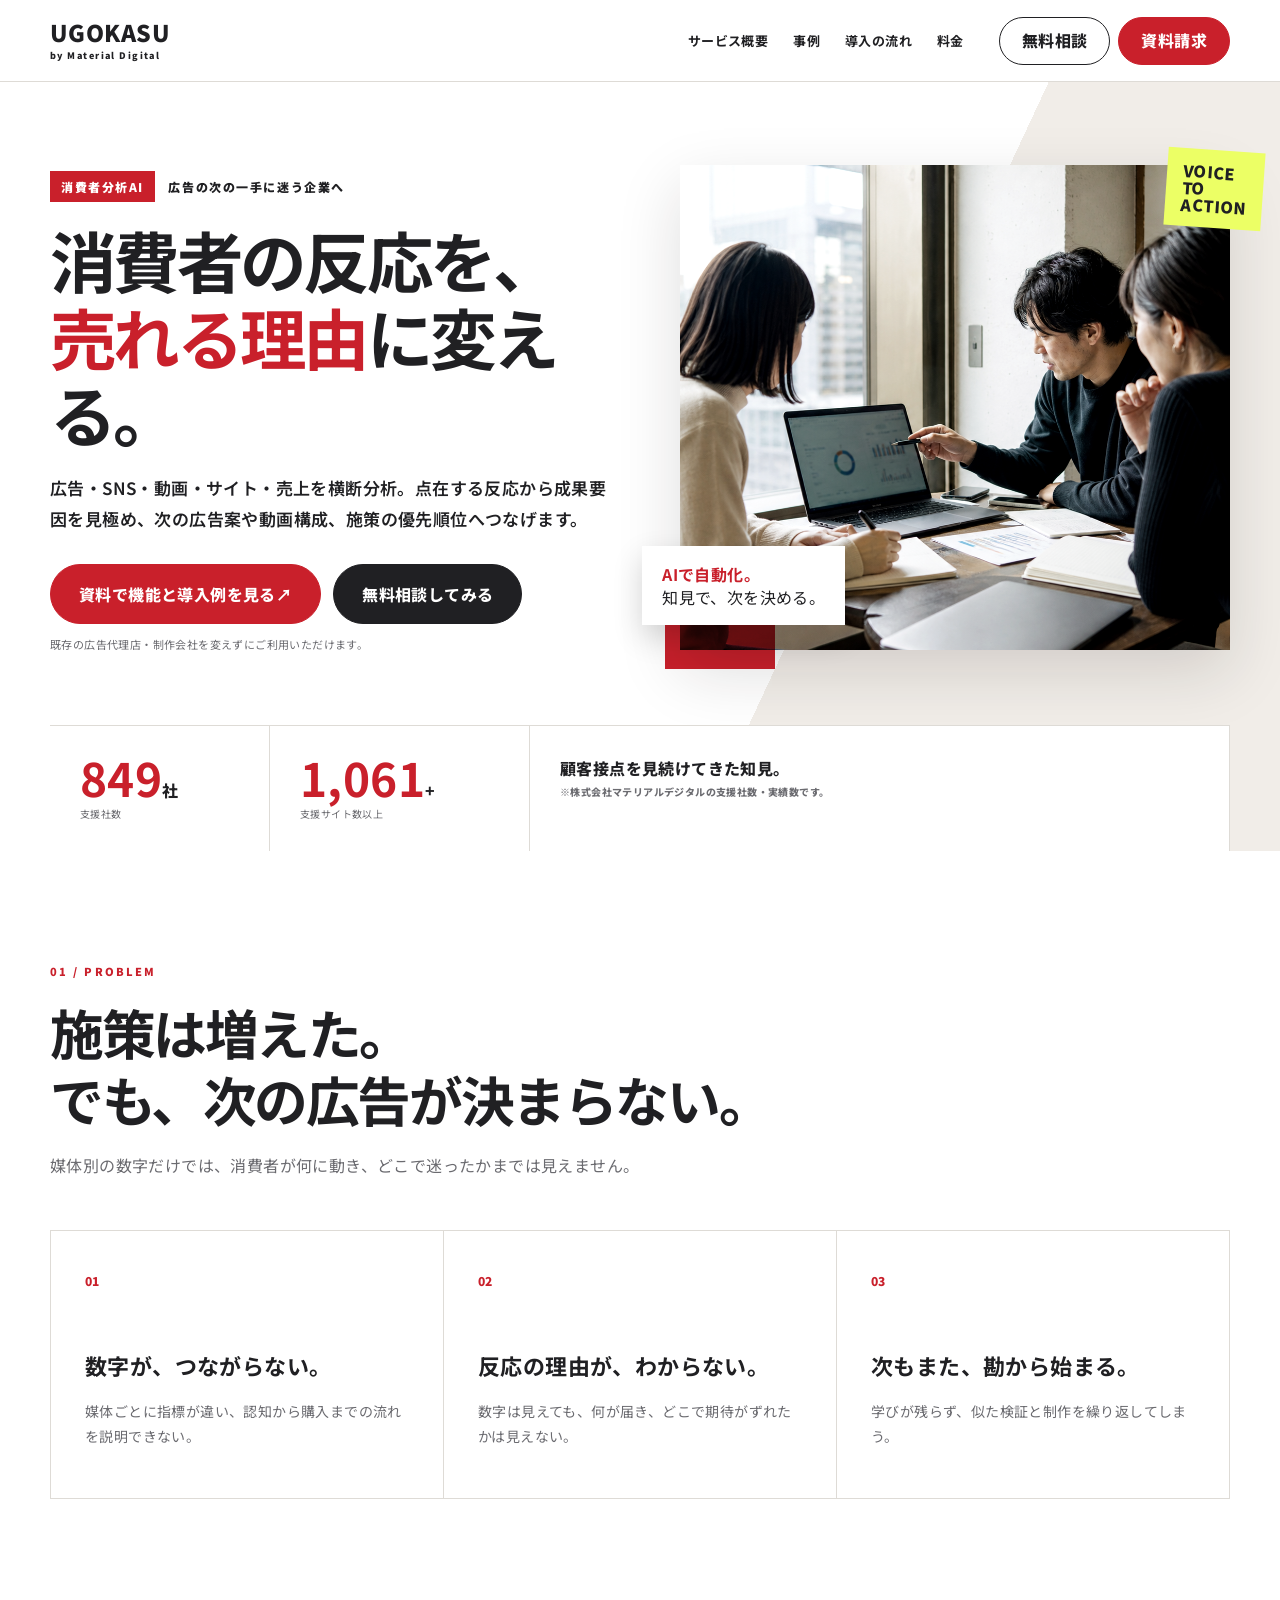
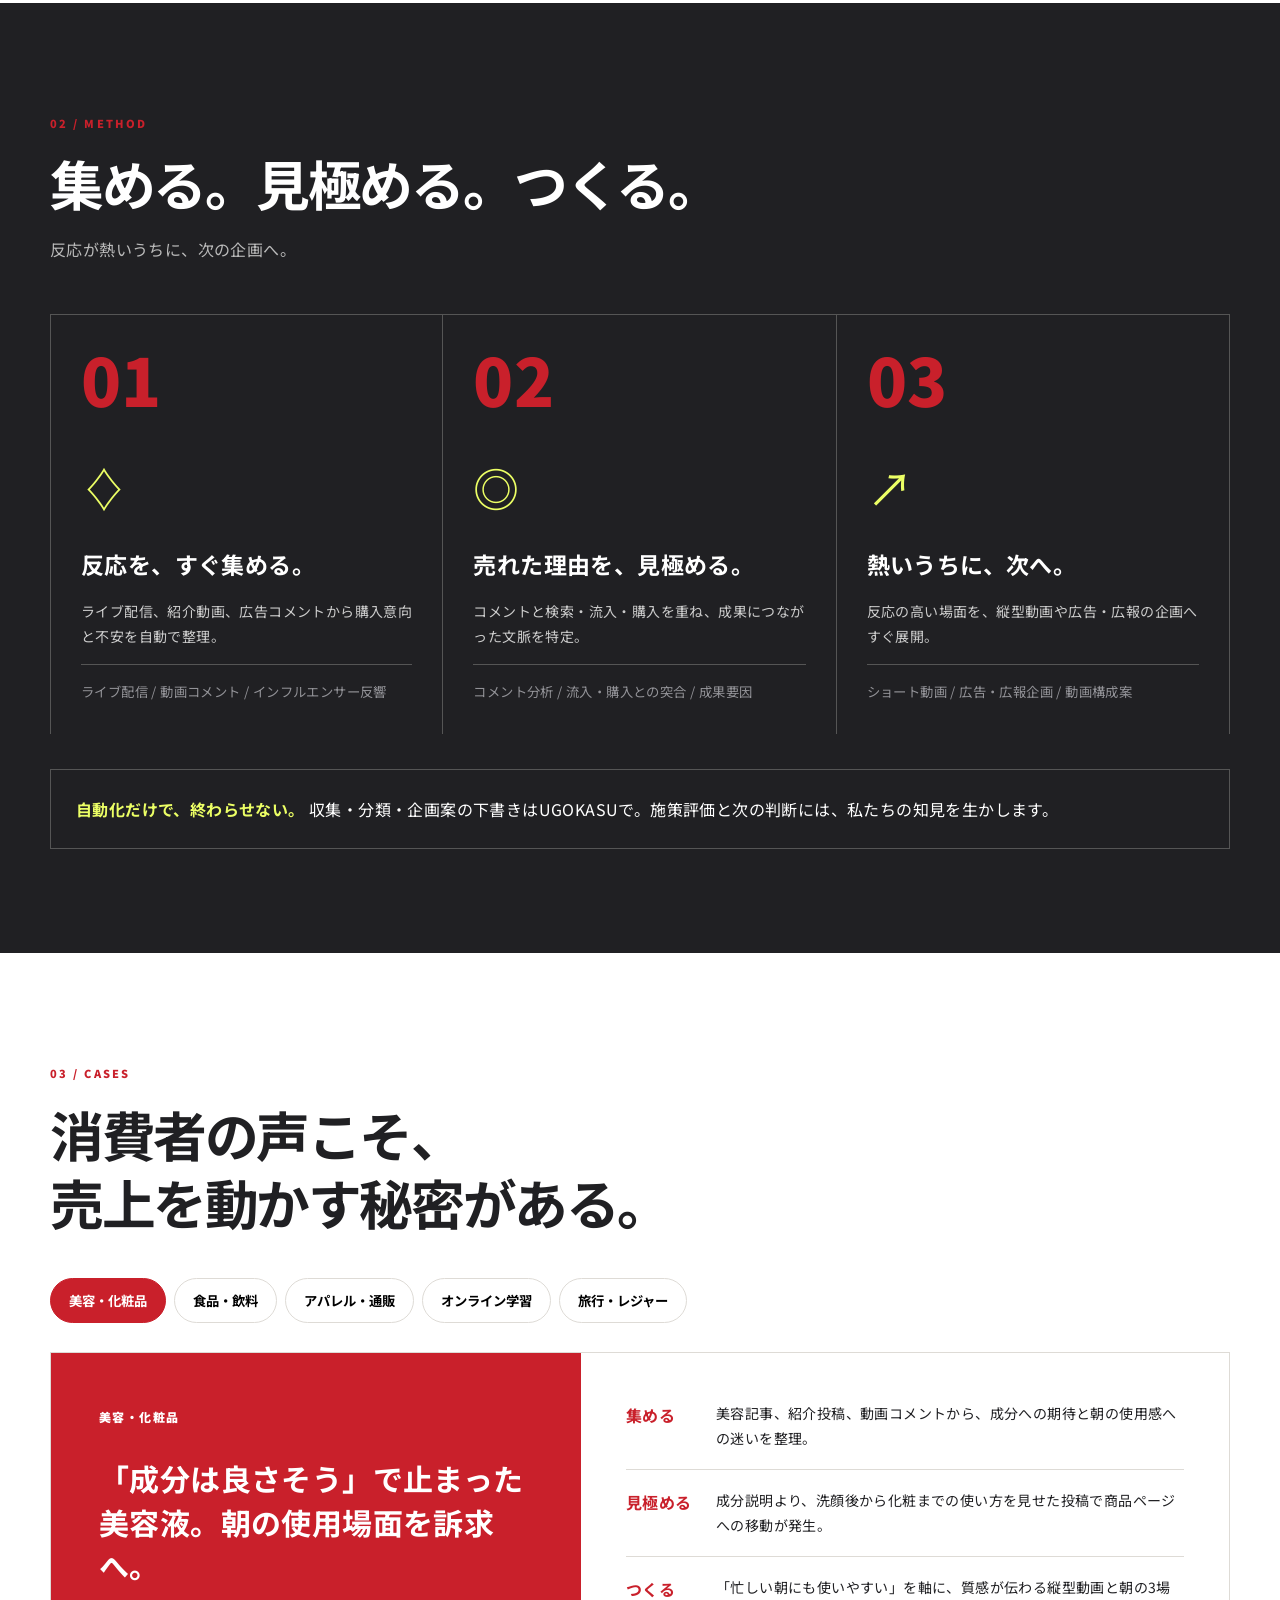
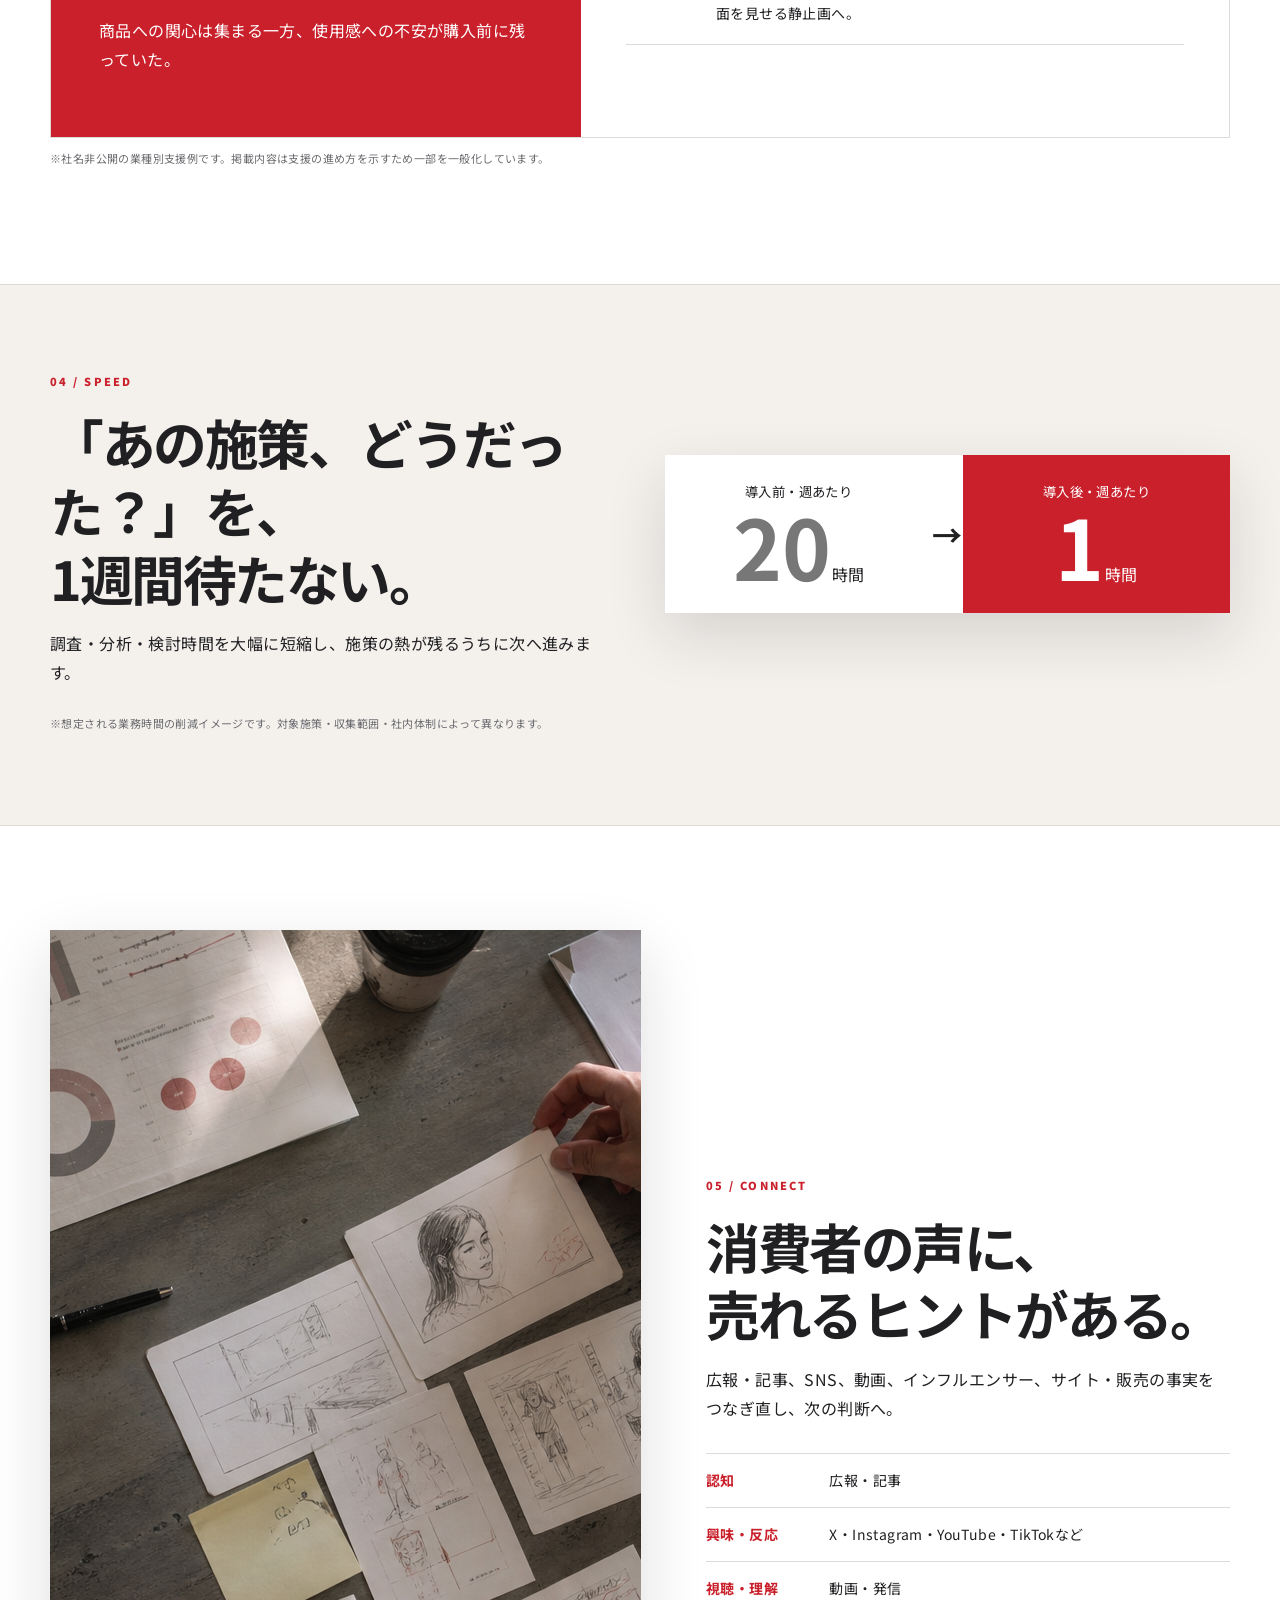
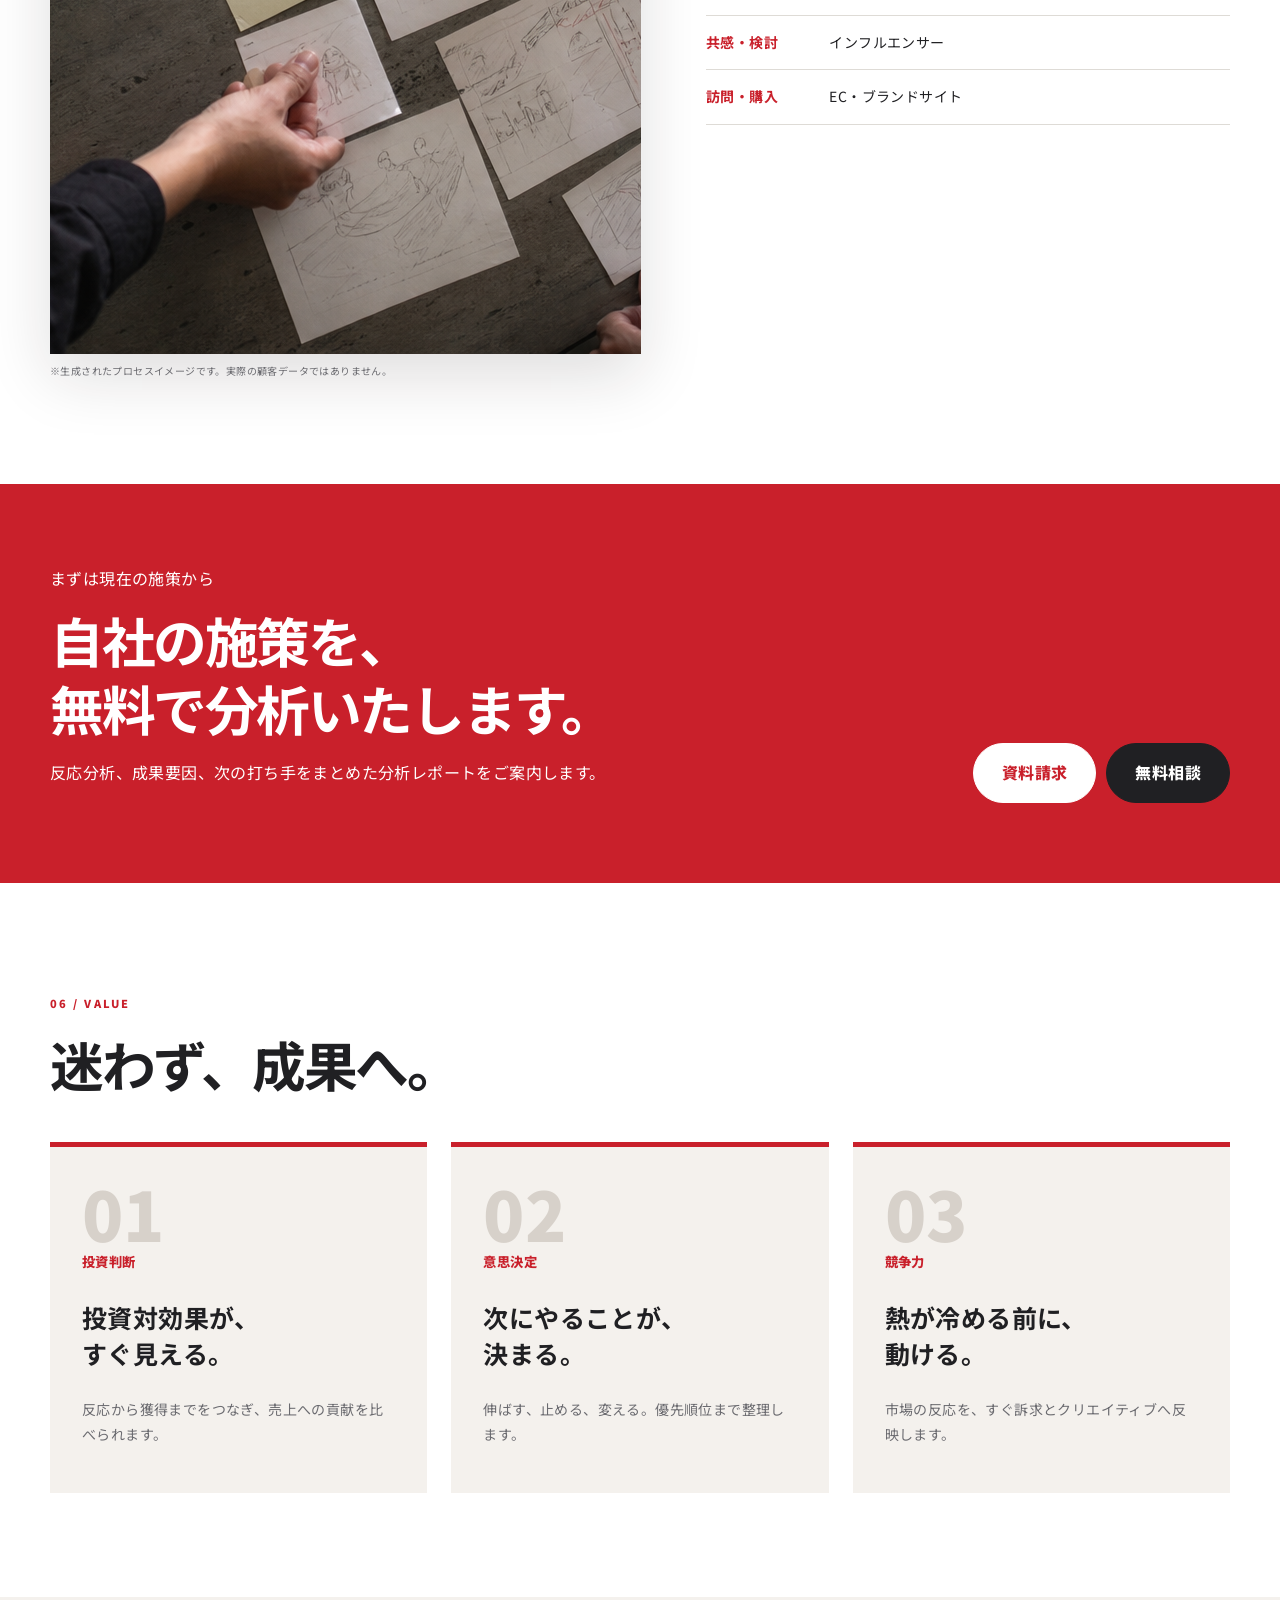
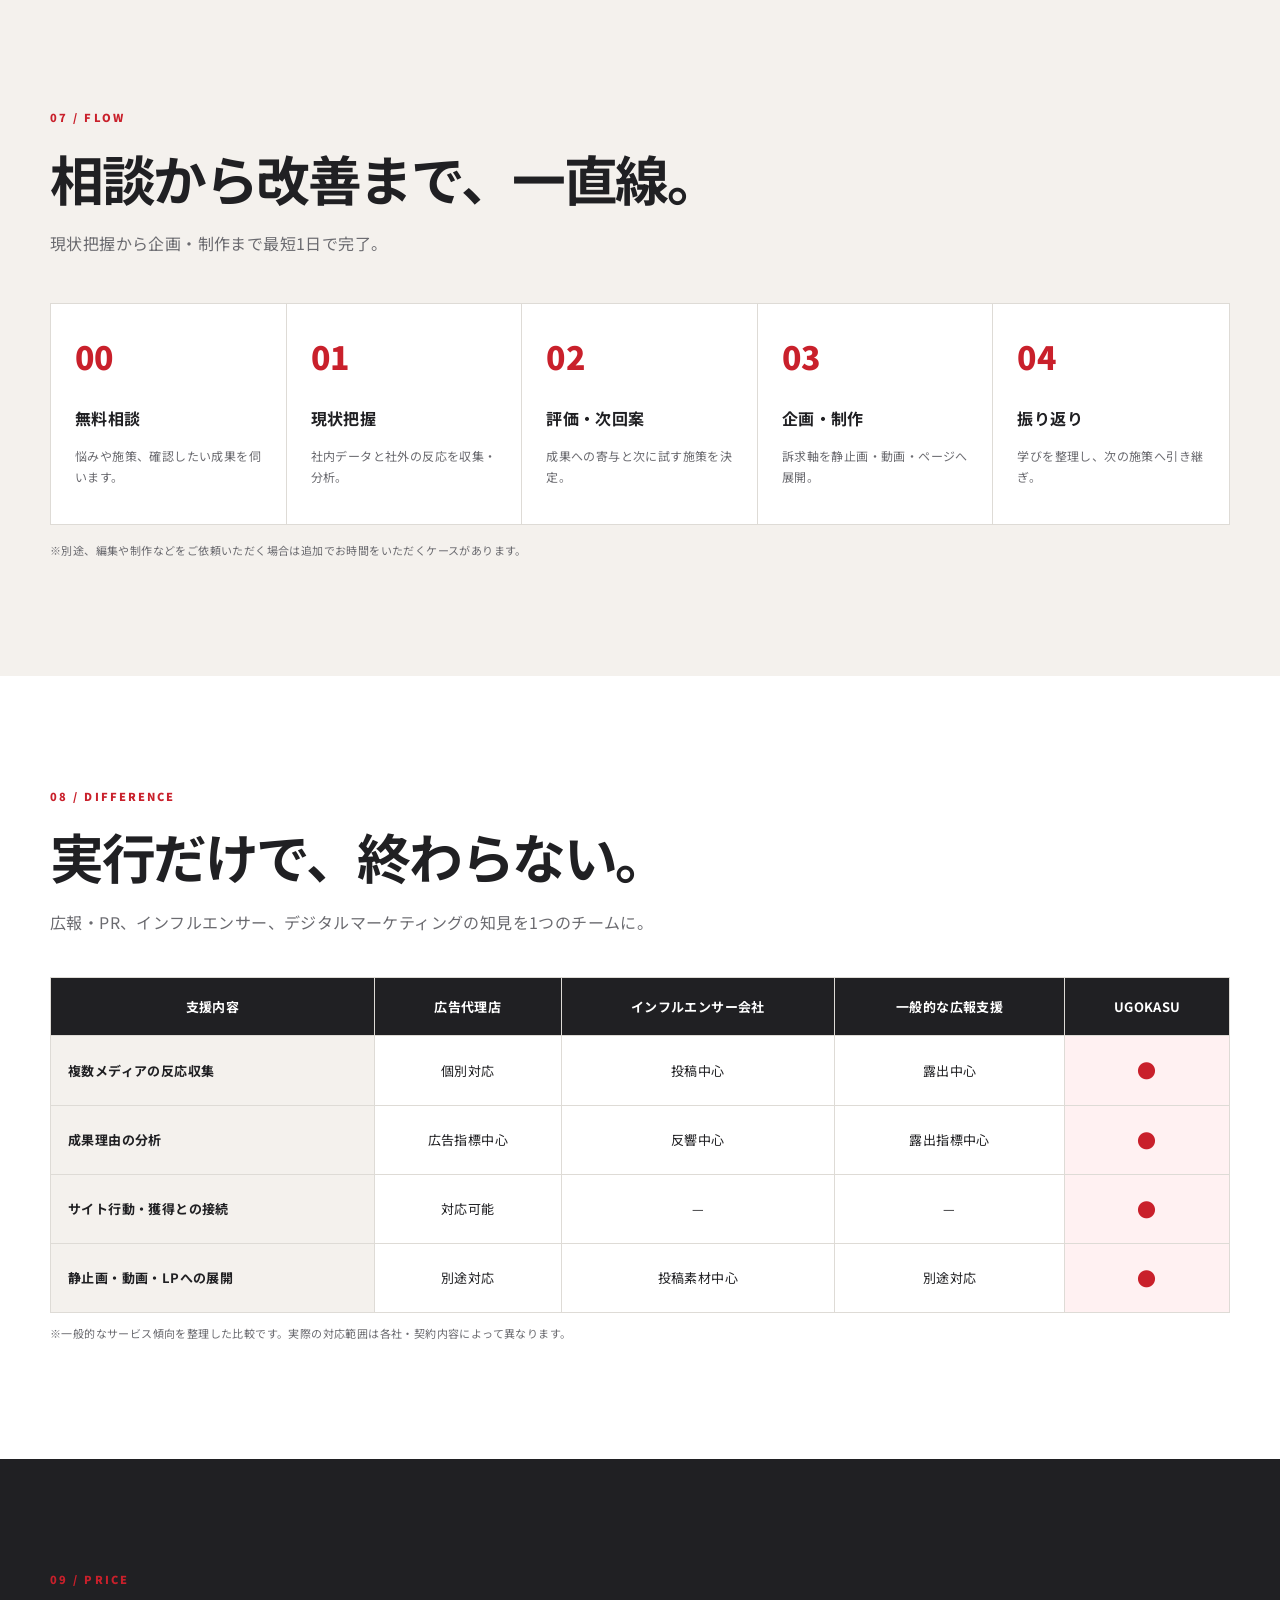
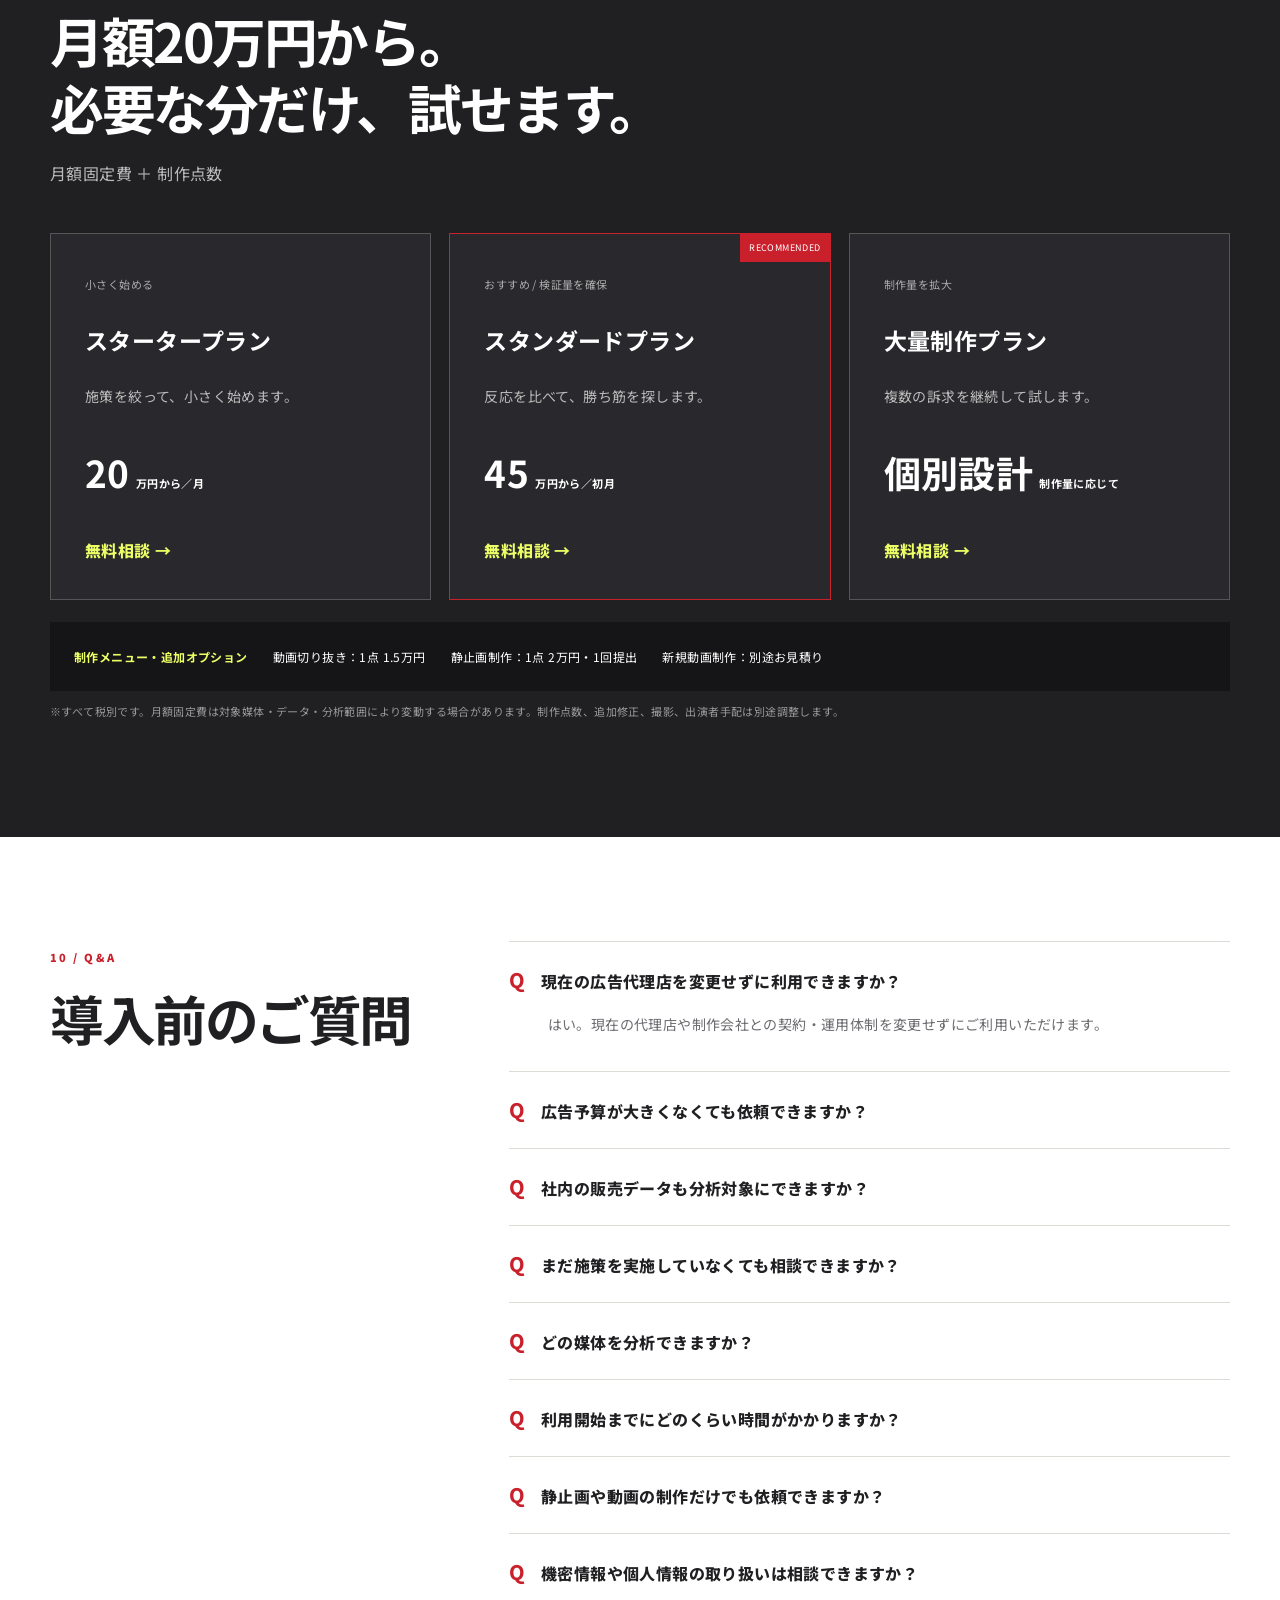
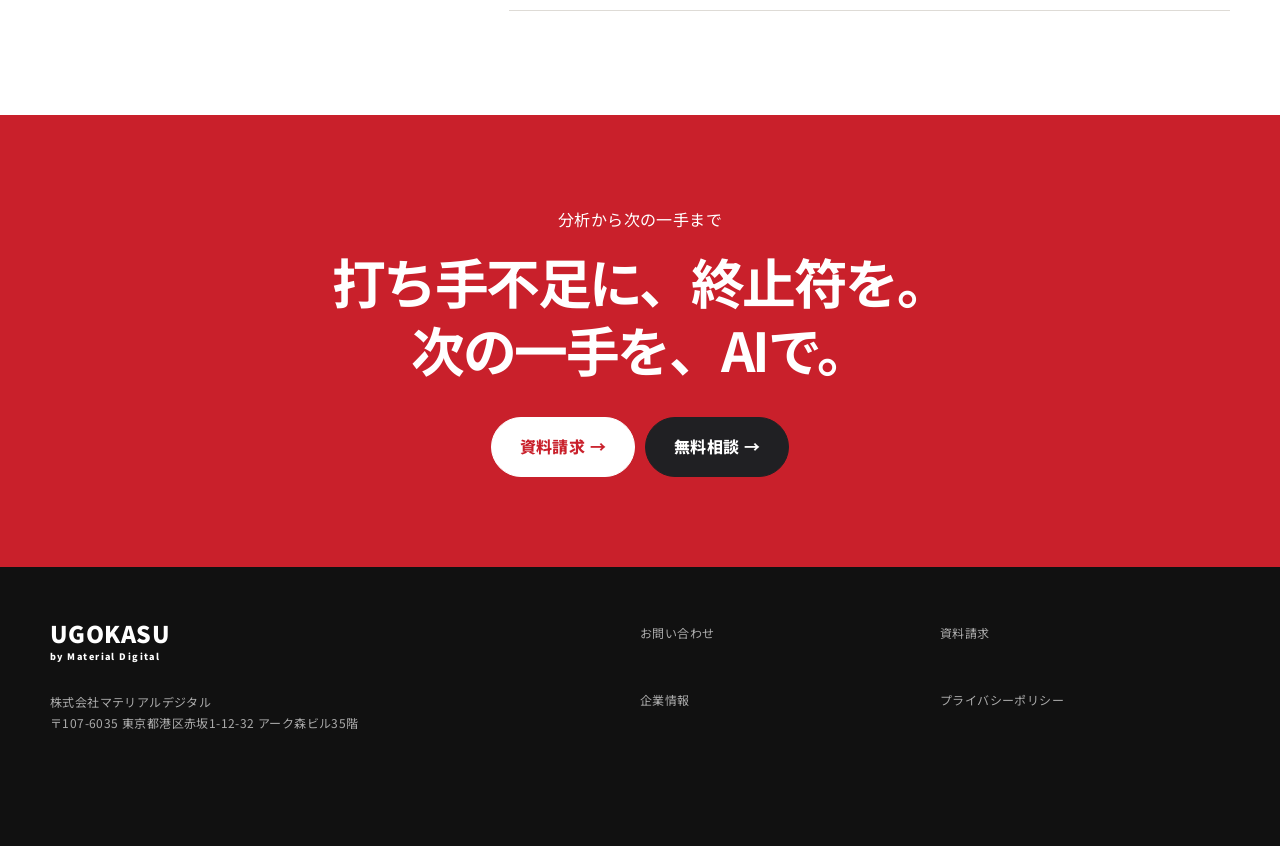
<file: ugokasu-meta-lp/index.html>
<!doctype html>
<html lang="ja">
<head>
  <meta charset="utf-8">
  <meta name="viewport" content="width=device-width,initial-scale=1">
  <meta name="description" content="消費者分析AI UGOKASU。広告、SNS、動画、サイト、売上の反応をつなぎ、次の広告・動画・施策へ。">
  <title>UGOKASU｜消費者分析AIで、売上を動かす。</title>
  <link rel="preconnect" href="https://fonts.googleapis.com">
  <link rel="preconnect" href="https://fonts.gstatic.com" crossorigin>
  <link href="https://fonts.googleapis.com/css2?family=Noto+Sans+JP:wght@400;500;600;700;800;900&display=swap" rel="stylesheet">
  <link rel="stylesheet" href="styles.css">
  <script src="scripts.js" defer></script>
</head>
<body>
  <a class="skip" href="#main">本文へ移動</a>
  <header class="header" id="top">
    <div class="shell header__inner">
      <a class="brand" href="#top" aria-label="UGOKASU トップ"><span>UGOKASU</span><small>by Material Digital</small></a>
      <nav class="nav" aria-label="ページ内ナビゲーション"><a href="#service">サービス概要</a><a href="#cases">事例</a><a href="#flow">導入の流れ</a><a href="#price">料金</a></nav>
      <div class="header__actions"><a class="btn btn--line" href="https://materialdigital.jp/common_contact/">無料相談</a><a class="btn btn--red" href="https://materialdigital.jp/common_document_request/">資料請求</a></div>
    </div>
  </header>

  <main id="main">
    <section class="hero">
      <div class="shell hero__grid">
        <div class="hero__copy">
          <p class="tag"><span>消費者分析AI</span> 広告の次の一手に迷う企業へ</p>
          <h1>消費者の反応を、<br><em>売れる理由</em>に変える。</h1>
          <p class="hero__lead">広告・SNS・動画・サイト・売上を横断分析。点在する反応から成果要因を見極め、次の広告案や動画構成、施策の優先順位へつなげます。</p>
          <div class="hero__buttons"><a class="btn btn--red btn--large" href="https://materialdigital.jp/common_document_request/">資料で機能と導入例を見る <span>↗</span></a><a class="btn btn--dark btn--large" href="https://materialdigital.jp/common_contact/">無料相談してみる</a></div>
          <p class="note">既存の広告代理店・制作会社を変えずにご利用いただけます。</p>
        </div>
        <figure class="hero__visual">
          <img src="assets/images/hero-team-review.png" width="1680" height="945" alt="自然光の会議室で広告データを確認するマーケティングチーム">
          <figcaption><b>AIで自動化。</b><span>知見で、次を決める。</span></figcaption>
          <div class="hero__stamp" aria-hidden="true">VOICE<br>TO<br>ACTION</div>
        </figure>
      </div>
      <div class="shell proofbar" aria-label="支援実績"><div><strong>849</strong><span>社</span><small>支援社数</small></div><div><strong>1,061</strong><span>+</span><small>支援サイト数以上</small></div><p>顧客接点を見続けてきた知見。<br><small>※株式会社マテリアルデジタルの支援社数・実績数です。</small></p></div>
    </section>

    <section class="section problems" id="service">
      <div class="shell"><div class="section-head"><span class="section-no">01 / PROBLEM</span><h2>施策は増えた。<br>でも、次の広告が決まらない。</h2><p>媒体別の数字だけでは、消費者が何に動き、どこで迷ったかまでは見えません。</p></div>
        <div class="problem-list">
          <article><span>01</span><h3>数字が、つながらない。</h3><p>媒体ごとに指標が違い、認知から購入までの流れを説明できない。</p></article>
          <article><span>02</span><h3>反応の理由が、わからない。</h3><p>数字は見えても、何が届き、どこで期待がずれたかは見えない。</p></article>
          <article><span>03</span><h3>次もまた、勘から始まる。</h3><p>学びが残らず、似た検証と制作を繰り返してしまう。</p></article>
        </div>
      </div>
    </section>

    <section class="section process section--dark">
      <div class="shell"><div class="section-head section-head--light"><span class="section-no">02 / METHOD</span><h2>集める。見極める。つくる。</h2><p>反応が熱いうちに、次の企画へ。</p></div>
        <ol class="process-list">
          <li><div class="process__num">01</div><div class="process__icon" aria-hidden="true">♢</div><h3>反応を、すぐ集める。</h3><p>ライブ配信、紹介動画、広告コメントから購入意向と不安を自動で整理。</p><small>ライブ配信 / 動画コメント / インフルエンサー反響</small></li>
          <li><div class="process__num">02</div><div class="process__icon" aria-hidden="true">◎</div><h3>売れた理由を、見極める。</h3><p>コメントと検索・流入・購入を重ね、成果につながった文脈を特定。</p><small>コメント分析 / 流入・購入との突合 / 成果要因</small></li>
          <li><div class="process__num">03</div><div class="process__icon" aria-hidden="true">↗</div><h3>熱いうちに、次へ。</h3><p>反応の高い場面を、縦型動画や広告・広報の企画へすぐ展開。</p><small>ショート動画 / 広告・広報企画 / 動画構成案</small></li>
        </ol>
        <p class="process__foot"><b>自動化だけで、終わらせない。</b> 収集・分類・企画案の下書きはUGOKASUで。施策評価と次の判断には、私たちの知見を生かします。</p>
      </div>
    </section>

    <section class="section cases" id="cases">
      <div class="shell"><div class="section-head"><span class="section-no">03 / CASES</span><h2>消費者の声こそ、<br>売上を動かす秘密がある。</h2></div>
        <div class="case-tabs" role="tablist" aria-label="業種別支援事例">
          <button role="tab" aria-selected="true" data-case="beauty">美容・化粧品</button><button role="tab" aria-selected="false" data-case="food">食品・飲料</button><button role="tab" aria-selected="false" data-case="apparel">アパレル・通販</button><button role="tab" aria-selected="false" data-case="learning">オンライン学習</button><button role="tab" aria-selected="false" data-case="travel">旅行・レジャー</button>
        </div>
        <div class="case-card" id="case-panel" role="tabpanel">
          <div class="case-card__lead"><span id="case-category">美容・化粧品</span><h3 id="case-title">「成分は良さそう」で止まった美容液。朝の使用場面を訴求へ。</h3><p id="case-problem">商品への関心は集まる一方、使用感への不安が購入前に残っていた。</p></div>
          <div class="case-card__steps"><div><b>集める</b><p id="case-collect">美容記事、紹介投稿、動画コメントから、成分への期待と朝の使用感への迷いを整理。</p></div><div><b>見極める</b><p id="case-find">成分説明より、洗顔後から化粧までの使い方を見せた投稿で商品ページへの移動が発生。</p></div><div><b>つくる</b><p id="case-create">「忙しい朝にも使いやすい」を軸に、質感が伝わる縦型動画と朝の3場面を見せる静止画へ。</p></div></div>
        </div>
        <p class="source-note">※社名非公開の業種別支援例です。掲載内容は支援の進め方を示すため一部を一般化しています。</p>
      </div>
    </section>

    <section class="impact">
      <div class="shell impact__grid"><div><span class="section-no">04 / SPEED</span><h2>「あの施策、どうだった？」を、<br>1週間待たない。</h2><p>調査・分析・検討時間を大幅に短縮し、施策の熱が残るうちに次へ進みます。</p></div><div class="time-card"><div><small>導入前・週あたり</small><strong>20</strong><span>時間</span></div><b>→</b><div class="time-card__after"><small>導入後・週あたり</small><strong>1</strong><span>時間</span></div></div></div>
      <div class="shell"><p class="source-note">※想定される業務時間の削減イメージです。対象施策・収集範囲・社内体制によって異なります。</p></div>
    </section>

    <section class="section insight">
      <div class="shell insight__grid">
        <figure><img src="assets/images/insight-planning-desk.png" width="1536" height="1024" loading="lazy" alt="分析資料と広告ストーリーボードを並べて企画を検討する机"><figcaption>※生成されたプロセスイメージです。実際の顧客データではありません。</figcaption></figure>
        <div><span class="section-no">05 / CONNECT</span><h2>消費者の声に、<br>売れるヒントがある。</h2><p>広報・記事、SNS、動画、インフルエンサー、サイト・販売の事実をつなぎ直し、次の判断へ。</p><ul class="touchpoints"><li><b>認知</b> 広報・記事</li><li><b>興味・反応</b> X・Instagram・YouTube・TikTokなど</li><li><b>視聴・理解</b> 動画・発信</li><li><b>共感・検討</b> インフルエンサー</li><li><b>訪問・購入</b> EC・ブランドサイト</li></ul></div>
      </div>
    </section>

    <section class="mid-cta"><div class="shell mid-cta__grid"><div><span>まずは現在の施策から</span><h2>自社の施策を、<br>無料で分析いたします。</h2><p>反応分析、成果要因、次の打ち手をまとめた分析レポートをご案内します。</p></div><div class="mid-cta__actions"><a class="btn btn--white btn--large" href="https://materialdigital.jp/common_document_request/">資料請求</a><a class="btn btn--dark btn--large" href="https://materialdigital.jp/common_contact/">無料相談</a></div></div></section>

    <section class="section benefits"><div class="shell"><div class="section-head"><span class="section-no">06 / VALUE</span><h2>迷わず、成果へ。</h2></div><div class="benefit-grid"><article><span>01</span><small>投資判断</small><h3>投資対効果が、<br>すぐ見える。</h3><p>反応から獲得までをつなぎ、売上への貢献を比べられます。</p></article><article><span>02</span><small>意思決定</small><h3>次にやることが、<br>決まる。</h3><p>伸ばす、止める、変える。優先順位まで整理します。</p></article><article><span>03</span><small>競争力</small><h3>熱が冷める前に、<br>動ける。</h3><p>市場の反応を、すぐ訴求とクリエイティブへ反映します。</p></article></div></div></section>

    <section class="section flow section--soft" id="flow"><div class="shell"><div class="section-head"><span class="section-no">07 / FLOW</span><h2>相談から改善まで、一直線。</h2><p>現状把握から企画・制作まで最短1日で完了。</p></div><ol class="flow-list"><li><span>00</span><b>無料相談</b><p>悩みや施策、確認したい成果を伺います。</p></li><li><span>01</span><b>現状把握</b><p>社内データと社外の反応を収集・分析。</p></li><li><span>02</span><b>評価・次回案</b><p>成果への寄与と次に試す施策を決定。</p></li><li><span>03</span><b>企画・制作</b><p>訴求軸を静止画・動画・ページへ展開。</p></li><li><span>04</span><b>振り返り</b><p>学びを整理し、次の施策へ引き継ぎ。</p></li></ol><p class="source-note">※別途、編集や制作などをご依頼いただく場合は追加でお時間をいただくケースがあります。</p></div></section>

    <section class="section comparison"><div class="shell"><div class="section-head"><span class="section-no">08 / DIFFERENCE</span><h2>実行だけで、終わらない。</h2><p>広報・PR、インフルエンサー、デジタルマーケティングの知見を1つのチームに。</p></div><div class="table-wrap"><table><thead><tr><th>支援内容</th><th>広告代理店</th><th>インフルエンサー会社</th><th>一般的な広報支援</th><th>UGOKASU</th></tr></thead><tbody><tr><th>複数メディアの反応収集</th><td>個別対応</td><td>投稿中心</td><td>露出中心</td><td>●</td></tr><tr><th>成果理由の分析</th><td>広告指標中心</td><td>反響中心</td><td>露出指標中心</td><td>●</td></tr><tr><th>サイト行動・獲得との接続</th><td>対応可能</td><td>—</td><td>—</td><td>●</td></tr><tr><th>静止画・動画・LPへの展開</th><td>別途対応</td><td>投稿素材中心</td><td>別途対応</td><td>●</td></tr></tbody></table></div><p class="source-note">※一般的なサービス傾向を整理した比較です。実際の対応範囲は各社・契約内容によって異なります。</p></div></section>

    <section class="section pricing section--dark" id="price"><div class="shell"><div class="section-head section-head--light"><span class="section-no">09 / PRICE</span><h2>月額20万円から。<br>必要な分だけ、試せます。</h2><p>月額固定費 ＋ 制作点数</p></div><div class="price-grid"><article><span>小さく始める</span><h3>スタータープラン</h3><p>施策を絞って、小さく始めます。</p><strong>20<small>万円から／月</small></strong><a href="https://materialdigital.jp/common_contact/">無料相談 →</a></article><article class="price-card--featured"><span>おすすめ / 検証量を確保</span><h3>スタンダードプラン</h3><p>反応を比べて、勝ち筋を探します。</p><strong>45<small>万円から／初月</small></strong><a href="https://materialdigital.jp/common_contact/">無料相談 →</a></article><article><span>制作量を拡大</span><h3>大量制作プラン</h3><p>複数の訴求を継続して試します。</p><strong>個別設計<small>制作量に応じて</small></strong><a href="https://materialdigital.jp/common_contact/">無料相談 →</a></article></div><div class="options"><b>制作メニュー・追加オプション</b><span>動画切り抜き：1点 1.5万円</span><span>静止画制作：1点 2万円・1回提出</span><span>新規動画制作：別途お見積り</span></div><p class="source-note source-note--dark">※すべて税別です。月額固定費は対象媒体・データ・分析範囲により変動する場合があります。制作点数、追加修正、撮影、出演者手配は別途調整します。</p></div></section>

    <section class="section faq" id="faq"><div class="shell faq__grid"><div class="section-head"><span class="section-no">10 / Q&A</span><h2>導入前のご質問</h2></div><div class="faq-list"><details open><summary>現在の広告代理店を変更せずに利用できますか？</summary><p>はい。現在の代理店や制作会社との契約・運用体制を変更せずにご利用いただけます。</p></details><details><summary>広告予算が大きくなくても依頼できますか？</summary><p>はい。対象媒体や分析範囲、制作点数を絞り、小さく始めて段階的に広げられます。</p></details><details><summary>社内の販売データも分析対象にできますか？</summary><p>はい。取り扱い方法と分析目的を確認したうえで、広告・広報指標と売上データを重ねます。</p></details><details><summary>まだ施策を実施していなくても相談できますか？</summary><p>はい。検証したい仮説や事業課題から、小さく試すための設計を始められます。</p></details><details><summary>どの媒体を分析できますか？</summary><p>広告、プレスリリース、記事、各種SNS、動画、インフルエンサー施策などを横断できます。</p></details><details><summary>利用開始までにどのくらい時間がかかりますか？</summary><p>必要データがそろっている場合、現状把握・評価・次回施策案まで最短1日で構築できます。</p></details><details><summary>静止画や動画の制作だけでも依頼できますか？</summary><p>可能ですが、本サービスでは分析結果をもとに制作する方法をおすすめしています。</p></details><details><summary>機密情報や個人情報の取り扱いは相談できますか？</summary><p>はい。データの種類、共有・保管方法を事前に確認し、必要な契約や安全な受け渡し方法をご案内します。</p></details></div></div></section>

    <section class="final-cta"><div class="shell"><span>分析から次の一手まで</span><h2>打ち手不足に、終止符を。<br>次の一手を、AIで。</h2><div><a class="btn btn--white btn--large" href="https://materialdigital.jp/common_document_request/">資料請求 →</a><a class="btn btn--dark btn--large" href="https://materialdigital.jp/common_contact/">無料相談 →</a></div></div></section>
  </main>

  <footer><div class="shell footer__grid"><div><a class="brand brand--footer" href="#top"><span>UGOKASU</span><small>by Material Digital</small></a><p>株式会社マテリアルデジタル<br>〒107-6035 東京都港区赤坂1-12-32 アーク森ビル35階</p></div><div><a href="https://materialdigital.jp/common_contact/">お問い合わせ</a><a href="https://materialdigital.jp/common_document_request/">資料請求</a><a href="https://materialdigital.jp/company/">企業情報</a><a href="https://materialdigital.jp/privacy/">プライバシーポリシー</a></div></div></footer>
  <div class="mobile-cta"><a href="https://materialdigital.jp/common_document_request/">資料請求</a><a href="https://materialdigital.jp/common_contact/">無料相談</a></div>
</body>
</html>
</file>
<file: ugokasu-meta-lp/styles.css>
:root{--red:#c9202b;--red-dark:#9f101b;--ink:#202023;--gray:#6b6b70;--paper:#fff;--soft:#f4f1ed;--line:#dedbd6;--acid:#ecff65;--max:1180px;--radius:14px;--shadow:0 22px 60px rgba(28,20,18,.14)}
*{box-sizing:border-box}html{scroll-behavior:smooth}body{margin:0;color:var(--ink);background:#fff;font-family:"Noto Sans JP","Hiragino Kaku Gothic ProN","Yu Gothic",sans-serif;line-height:1.8;letter-spacing:.025em}img{display:block;max-width:100%}a{color:inherit;text-decoration:none}.shell{width:min(calc(100% - 48px),var(--max));margin:auto}.skip{position:fixed;top:-80px;left:10px;background:#fff;padding:10px;z-index:100}.skip:focus{top:10px}.header{position:sticky;top:0;z-index:30;height:82px;background:rgba(255,255,255,.95);border-bottom:1px solid var(--line);backdrop-filter:blur(12px)}.header__inner{height:100%;display:flex;align-items:center;gap:35px}.brand{display:flex;flex-direction:column;font-weight:900;line-height:1}.brand span{font-size:23px;letter-spacing:.02em}.brand small{font-size:9px;letter-spacing:.16em;margin-top:7px}.nav{display:flex;gap:25px;margin-left:auto;font-size:13px;font-weight:700}.header__actions{display:flex;gap:8px}.btn{min-height:48px;padding:0 22px;border-radius:999px;display:inline-flex;align-items:center;justify-content:center;border:1.5px solid var(--ink);font-weight:800;transition:.2s}.btn:hover{transform:translateY(-2px)}.btn:focus-visible,button:focus-visible,summary:focus-visible,a:focus-visible{outline:3px solid #ffbe00;outline-offset:3px}.btn--red{background:var(--red);border-color:var(--red);color:#fff}.btn--dark{background:var(--ink);border-color:var(--ink);color:#fff}.btn--line{background:#fff}.btn--white{background:#fff;border-color:#fff;color:var(--red)}.btn--large{min-height:60px;padding:0 28px}.hero{padding:68px 0 0;background:linear-gradient(115deg,#fff 0 64%,#f1ede8 64%);overflow:hidden}.hero__grid{display:grid;grid-template-columns:1.02fr .98fr;gap:58px;align-items:center}.tag{font-size:12px;font-weight:900;letter-spacing:.13em}.tag span{background:var(--red);color:#fff;padding:7px 11px;margin-right:9px}.hero h1{font-size:clamp(48px,5.2vw,76px);line-height:1.15;letter-spacing:-.055em;margin:24px 0 22px}.hero h1 em{color:var(--red);font-style:normal}.hero__lead{font-size:17px;font-weight:600;max-width:660px}.hero__buttons{display:flex;gap:12px;margin-top:30px}.note,.source-note{font-size:11px;color:var(--gray)}.hero__visual{position:relative;margin:0;min-height:530px}.hero__visual img{position:absolute;inset:15px -70px 30px 0;width:calc(100% + 70px);height:485px;object-fit:cover;object-position:52% center;filter:saturate(.82) contrast(1.04);box-shadow:var(--shadow)}.hero__visual:after{content:"";position:absolute;left:-15px;bottom:11px;width:110px;height:110px;background:var(--red);mix-blend-mode:multiply}.hero__visual figcaption{position:absolute;left:-38px;bottom:55px;background:#fff;padding:17px 20px;box-shadow:0 12px 30px rgba(0,0,0,.16);z-index:2;line-height:1.4}.hero__visual figcaption b,.hero__visual figcaption span{display:block}.hero__visual figcaption b{color:var(--red)}.hero__stamp{position:absolute;right:-33px;top:0;background:var(--acid);padding:14px 16px;font-weight:900;line-height:1.05;transform:rotate(4deg)}.proofbar{position:relative;display:grid;grid-template-columns:220px 260px 1fr;background:#fff;border-top:1px solid var(--line);margin-top:45px}.proofbar>div,.proofbar>p{padding:28px 30px;border-right:1px solid var(--line);margin:0}.proofbar strong{font-size:46px;line-height:1;color:var(--red)}.proofbar span{font-weight:800}.proofbar small{display:block;color:var(--gray);font-size:10px}.proofbar p{font-weight:800}.section{padding:104px 0}.section--dark{background:var(--ink);color:#fff}.section--soft{background:var(--soft)}.section-head{max-width:780px}.section-head h2,.impact h2,.insight h2,.mid-cta h2,.final-cta h2{font-size:clamp(35px,4.2vw,59px);line-height:1.26;letter-spacing:-.045em;margin:14px 0 18px}.section-head>p{color:var(--gray)}.section-head--light>p{color:#bbb}.section-no{font-size:11px;font-weight:900;color:var(--red);letter-spacing:.19em}.problem-list{display:grid;grid-template-columns:repeat(3,1fr);gap:1px;background:var(--line);border:1px solid var(--line);margin-top:50px}.problem-list article{background:#fff;padding:34px;min-height:250px}.problem-list article>span{color:var(--red);font-size:12px;font-weight:900}.problem-list h3{font-size:22px;margin:52px 0 10px}.problem-list p{font-size:14px;color:var(--gray)}.process-list{list-style:none;padding:0;margin:50px 0 0;display:grid;grid-template-columns:repeat(3,1fr);border-top:1px solid #555}.process-list li{padding:30px;border-right:1px solid #555;position:relative}.process-list li:first-child{border-left:1px solid #555}.process__num{color:var(--red);font-size:66px;line-height:1;font-weight:900}.process__icon{font-size:46px;color:var(--acid);margin-top:35px}.process-list h3{font-size:23px;margin:15px 0 10px}.process-list p{color:#ccc;font-size:14px}.process-list small{display:block;color:#929297;border-top:1px solid #555;padding-top:15px}.process__foot{margin:35px 0 0;padding:25px;border:1px solid #555}.process__foot b{color:var(--acid)}.case-tabs{display:flex;gap:8px;overflow:auto;margin-top:42px;padding-bottom:7px}.case-tabs button{white-space:nowrap;border:1px solid var(--line);background:#fff;border-radius:99px;padding:12px 18px;font-family:inherit;font-weight:700;cursor:pointer}.case-tabs button[aria-selected="true"]{background:var(--red);border-color:var(--red);color:#fff}.case-card{display:grid;grid-template-columns:.9fr 1.1fr;margin-top:22px;border:1px solid var(--line)}.case-card__lead{background:var(--red);color:#fff;padding:48px}.case-card__lead span{font-size:12px;font-weight:900;letter-spacing:.12em}.case-card__lead h3{font-size:30px;line-height:1.45;margin:28px 0}.case-card__steps{padding:30px 45px}.case-card__steps>div{display:grid;grid-template-columns:90px 1fr;border-bottom:1px solid var(--line);padding:18px 0}.case-card__steps b{color:var(--red)}.case-card__steps p{margin:0;font-size:14px}.impact{padding:80px 0;background:var(--soft);border-top:1px solid var(--line);border-bottom:1px solid var(--line)}.impact__grid{display:grid;grid-template-columns:1fr 1fr;gap:50px;align-items:center}.time-card{display:grid;grid-template-columns:1fr auto 1fr;align-items:center;background:#fff;box-shadow:var(--shadow)}.time-card>div{padding:25px;text-align:center}.time-card small{display:block}.time-card strong{font-size:83px;line-height:1;color:#777}.time-card b{font-size:30px}.time-card__after{background:var(--red);color:#fff}.time-card__after strong{color:#fff}.insight__grid{display:grid;grid-template-columns:1.06fr .94fr;gap:65px;align-items:center}.insight figure{margin:0;position:relative}.insight figure img{aspect-ratio:3/2;object-fit:cover;box-shadow:var(--shadow)}.insight figcaption{font-size:10px;color:var(--gray);margin-top:8px}.touchpoints{list-style:none;padding:0;margin-top:30px;border-top:1px solid var(--line)}.touchpoints li{padding:14px 0;border-bottom:1px solid var(--line);font-size:14px}.touchpoints b{display:inline-block;width:120px;color:var(--red)}.mid-cta{padding:80px 0;background:var(--red);color:#fff}.mid-cta__grid{display:grid;grid-template-columns:1fr auto;align-items:end;gap:50px}.mid-cta h2{margin-bottom:12px}.mid-cta__actions{display:flex;gap:10px}.benefit-grid{display:grid;grid-template-columns:repeat(3,1fr);gap:24px;margin-top:45px}.benefit-grid article{padding:32px;border-top:5px solid var(--red);background:var(--soft)}.benefit-grid article>span{font-size:68px;color:#d7d1ca;font-weight:900;line-height:1}.benefit-grid small{display:block;color:var(--red);font-weight:800}.benefit-grid h3{font-size:25px;line-height:1.45}.benefit-grid p{font-size:14px;color:var(--gray)}.flow-list{list-style:none;padding:0;margin-top:45px;display:grid;grid-template-columns:repeat(5,1fr);background:#fff;border:1px solid var(--line)}.flow-list li{padding:24px;border-right:1px solid var(--line);position:relative}.flow-list li:last-child{border:0}.flow-list span{color:var(--red);font-size:32px;font-weight:900}.flow-list b{display:block;margin:18px 0 8px}.flow-list p{font-size:12px;color:var(--gray)}.table-wrap{overflow:auto;margin-top:40px}table{border-collapse:collapse;width:100%;min-width:820px}th,td{border:1px solid var(--line);padding:17px;text-align:center;font-size:13px}thead th{background:var(--ink);color:#fff}tbody th{text-align:left;background:var(--soft)}tbody td:last-child{background:#fff1f2;color:var(--red);font-size:19px;font-weight:900}.price-grid{display:grid;grid-template-columns:repeat(3,1fr);gap:18px;margin-top:45px}.price-grid article{padding:34px;border:1px solid #555;background:#29292d}.price-grid article>span{font-size:11px;color:#aaa}.price-grid h3{font-size:23px}.price-grid p{color:#bbb;font-size:14px}.price-grid strong{display:block;font-size:37px;color:#fff;margin:30px 0}.price-grid strong small{font-size:11px;margin-left:6px}.price-grid a{color:var(--acid);font-weight:800}.price-card--featured{border-color:var(--red)!important;position:relative}.price-card--featured:before{content:"RECOMMENDED";position:absolute;right:0;top:0;background:var(--red);font-size:9px;padding:6px 9px}.options{display:flex;gap:25px;flex-wrap:wrap;padding:24px;margin-top:22px;background:#151517;font-size:12px}.options b{color:var(--acid)}.source-note--dark{color:#999}.faq__grid{display:grid;grid-template-columns:.7fr 1.3fr;gap:70px}.faq-list details{border-top:1px solid var(--line);padding:20px 0}.faq-list details:last-child{border-bottom:1px solid var(--line)}.faq-list summary{cursor:pointer;font-weight:800;list-style:none}.faq-list summary:before{content:"Q";color:var(--red);font-size:20px;margin-right:16px}.faq-list p{padding-left:39px;color:var(--gray);font-size:14px}.final-cta{padding:90px 0;background:var(--red);color:#fff;text-align:center}.final-cta h2{margin:13px 0 34px}.final-cta .btn{margin:0 5px}footer{padding:55px 0 100px;background:#111;color:#aaa;font-size:12px}.footer__grid{display:grid;grid-template-columns:1fr 1fr}.brand--footer{color:#fff;width:max-content;margin-bottom:30px}.footer__grid>div:last-child{display:grid;grid-template-columns:1fr 1fr;gap:10px}.mobile-cta{display:none}
@media(max-width:900px){.nav{display:none}.hero__grid,.impact__grid,.insight__grid,.faq__grid{grid-template-columns:1fr}.hero{background:linear-gradient(180deg,#fff 0 58%,#f1ede8 58%)}.hero__visual{min-height:460px}.hero__visual img{inset:15px 0 30px 0;width:100%}.proofbar{grid-template-columns:1fr 1fr}.proofbar>p{grid-column:1/-1}.process-list{grid-template-columns:1fr}.process-list li,.process-list li:first-child{border-left:1px solid #555;border-bottom:1px solid #555}.case-card{grid-template-columns:1fr}.benefit-grid,.price-grid{grid-template-columns:1fr}.flow-list{grid-template-columns:1fr 1fr}.mid-cta__grid{grid-template-columns:1fr}.faq__grid{gap:15px}}
@media(max-width:640px){body{padding-bottom:66px}.shell{width:min(calc(100% - 30px),var(--max))}.header{height:64px}.brand span{font-size:18px}.header__actions .btn--line{display:none}.header__actions .btn{min-height:40px;padding:0 15px;font-size:11px}.hero{padding-top:42px}.tag{line-height:2.5}.tag span{display:inline-block}.hero h1{font-size:43px}.hero__lead{font-size:14px}.hero__buttons{display:grid}.btn--large{width:100%;font-size:13px}.hero__visual{min-height:390px}.hero__visual img{height:355px;object-position:56% center}.hero__visual figcaption{left:5px;bottom:35px;font-size:12px}.hero__stamp{right:-5px}.proofbar{margin-top:20px}.proofbar>div,.proofbar>p{padding:18px}.proofbar strong{font-size:34px}.section{padding:68px 0}.section-head h2,.impact h2,.insight h2,.mid-cta h2,.final-cta h2{font-size:35px}.problem-list{grid-template-columns:1fr}.problem-list article{min-height:auto}.problem-list h3{margin-top:25px}.process-list li{padding:25px 20px}.case-tabs{margin-right:-15px}.case-card__lead{padding:30px 22px}.case-card__lead h3{font-size:24px}.case-card__steps{padding:12px 22px}.case-card__steps>div{grid-template-columns:1fr}.time-card strong{font-size:55px}.time-card>div{padding:18px 8px}.touchpoints b{display:block;width:auto}.mid-cta__actions{display:grid}.flow-list{grid-template-columns:1fr}.flow-list li{border-right:0;border-bottom:1px solid var(--line)}.options{display:grid}.faq__grid{grid-template-columns:1fr}.final-cta .btn{margin:5px 0}.footer__grid{grid-template-columns:1fr;gap:35px}.mobile-cta{display:grid;grid-template-columns:1fr 1fr;position:fixed;bottom:0;left:0;right:0;z-index:40;background:#fff;padding:8px;box-shadow:0 -8px 25px rgba(0,0,0,.15)}.mobile-cta a{text-align:center;padding:11px;border:1px solid var(--ink);font-size:13px;font-weight:900}.mobile-cta a:last-child{background:var(--red);border-color:var(--red);color:#fff}}
@media(prefers-reduced-motion:reduce){html{scroll-behavior:auto}.btn{transition:none}}
</file>
